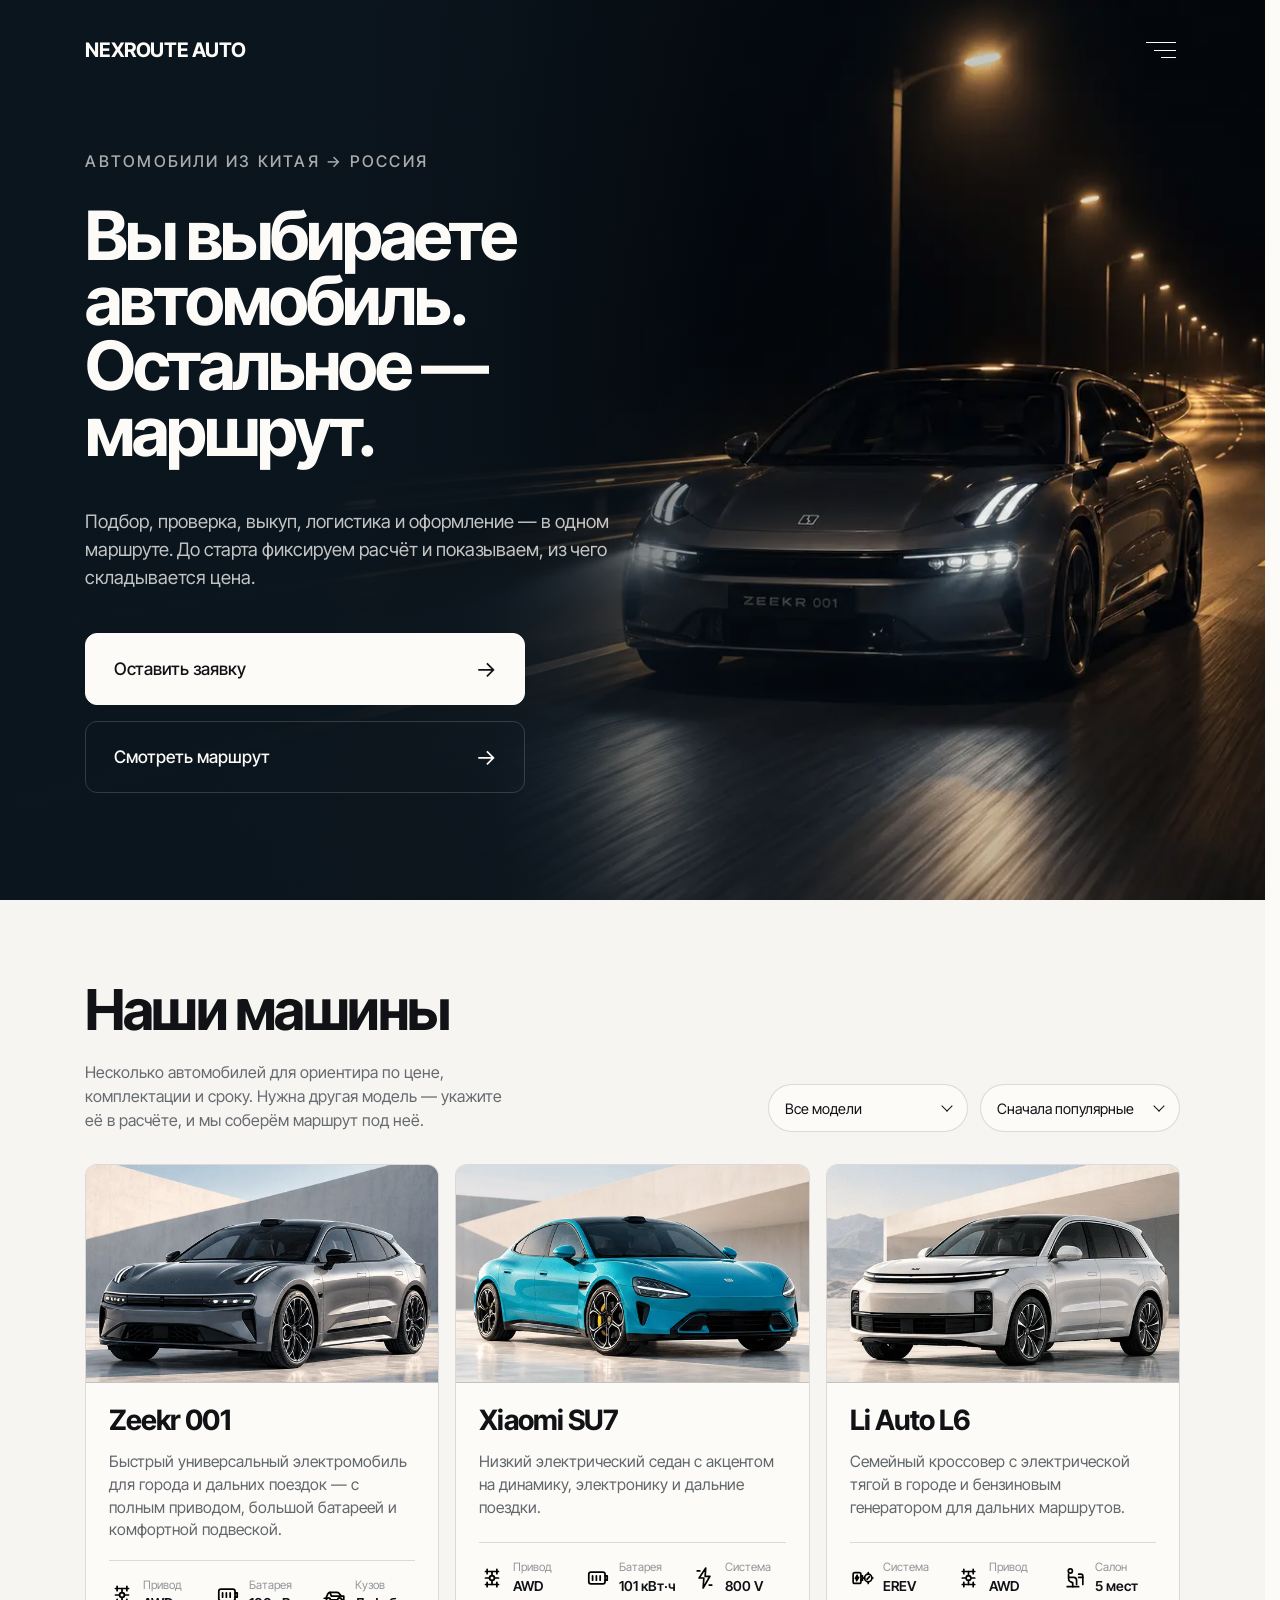
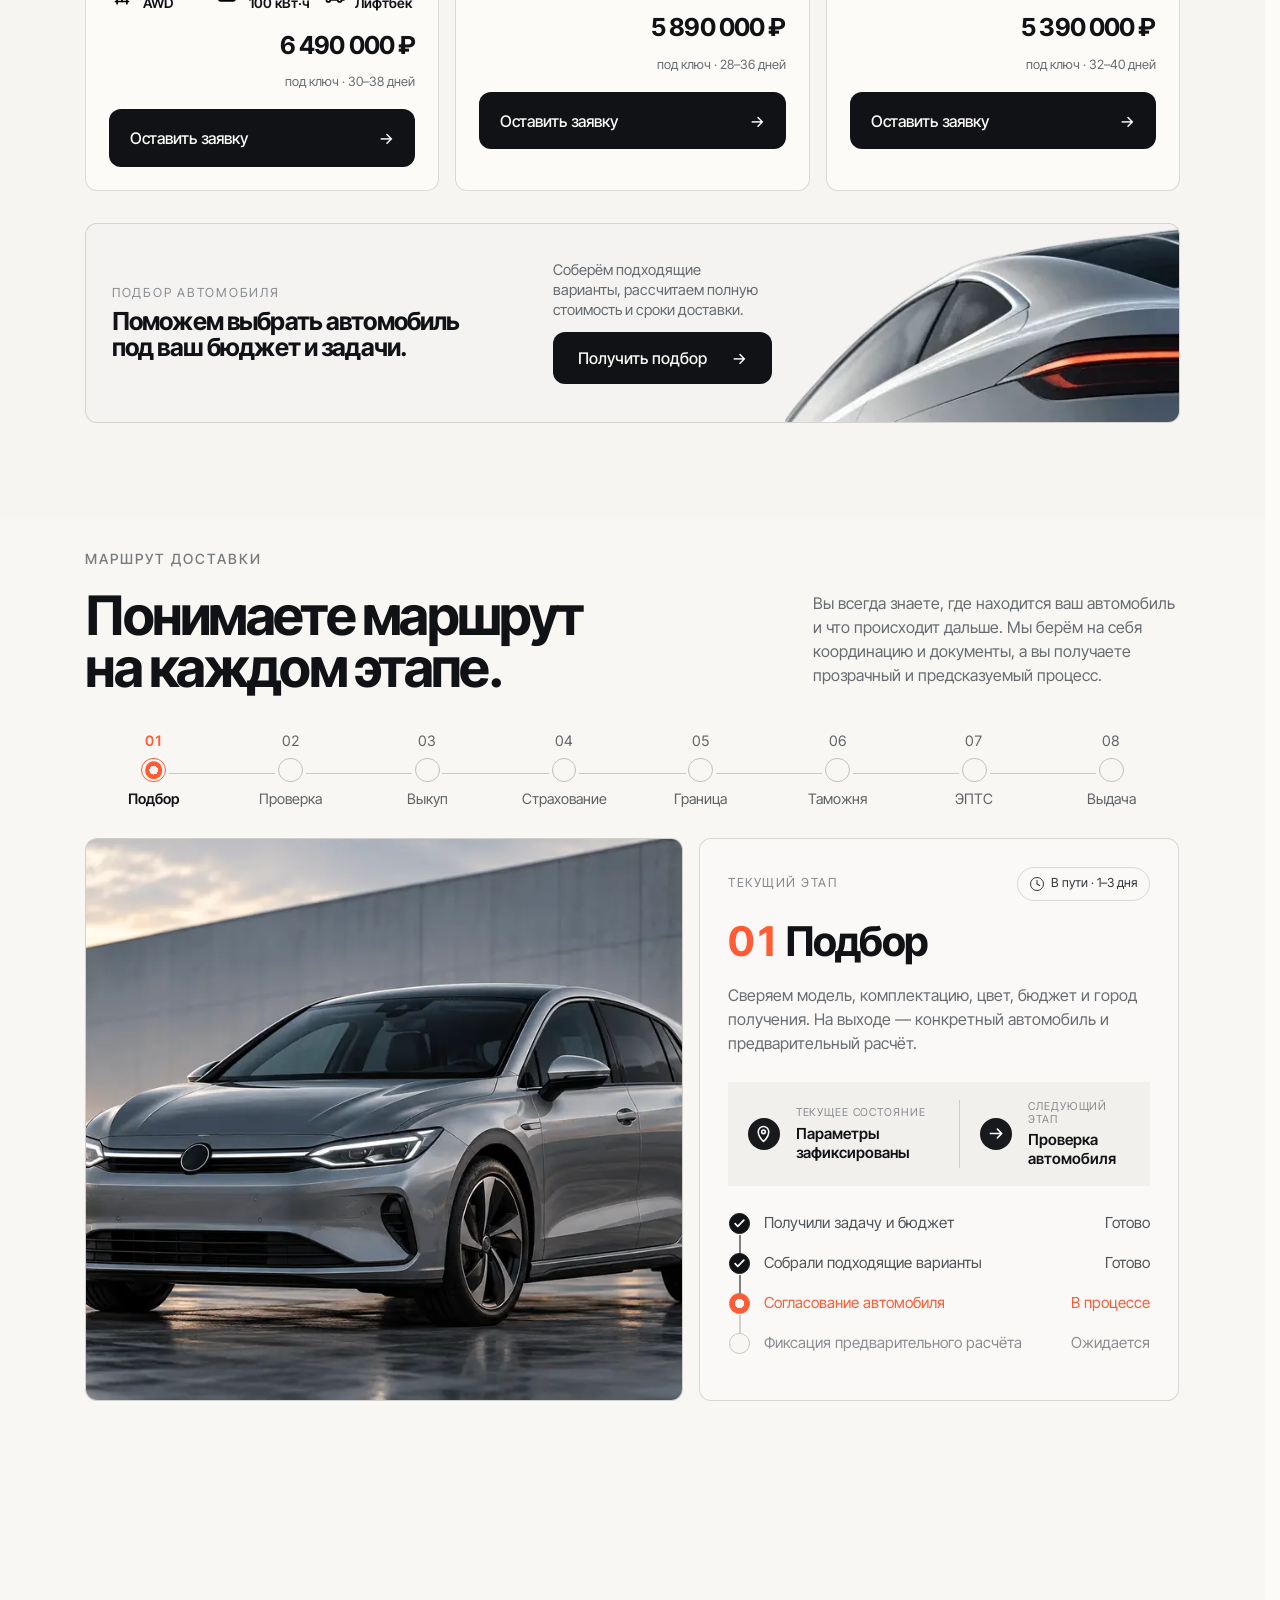
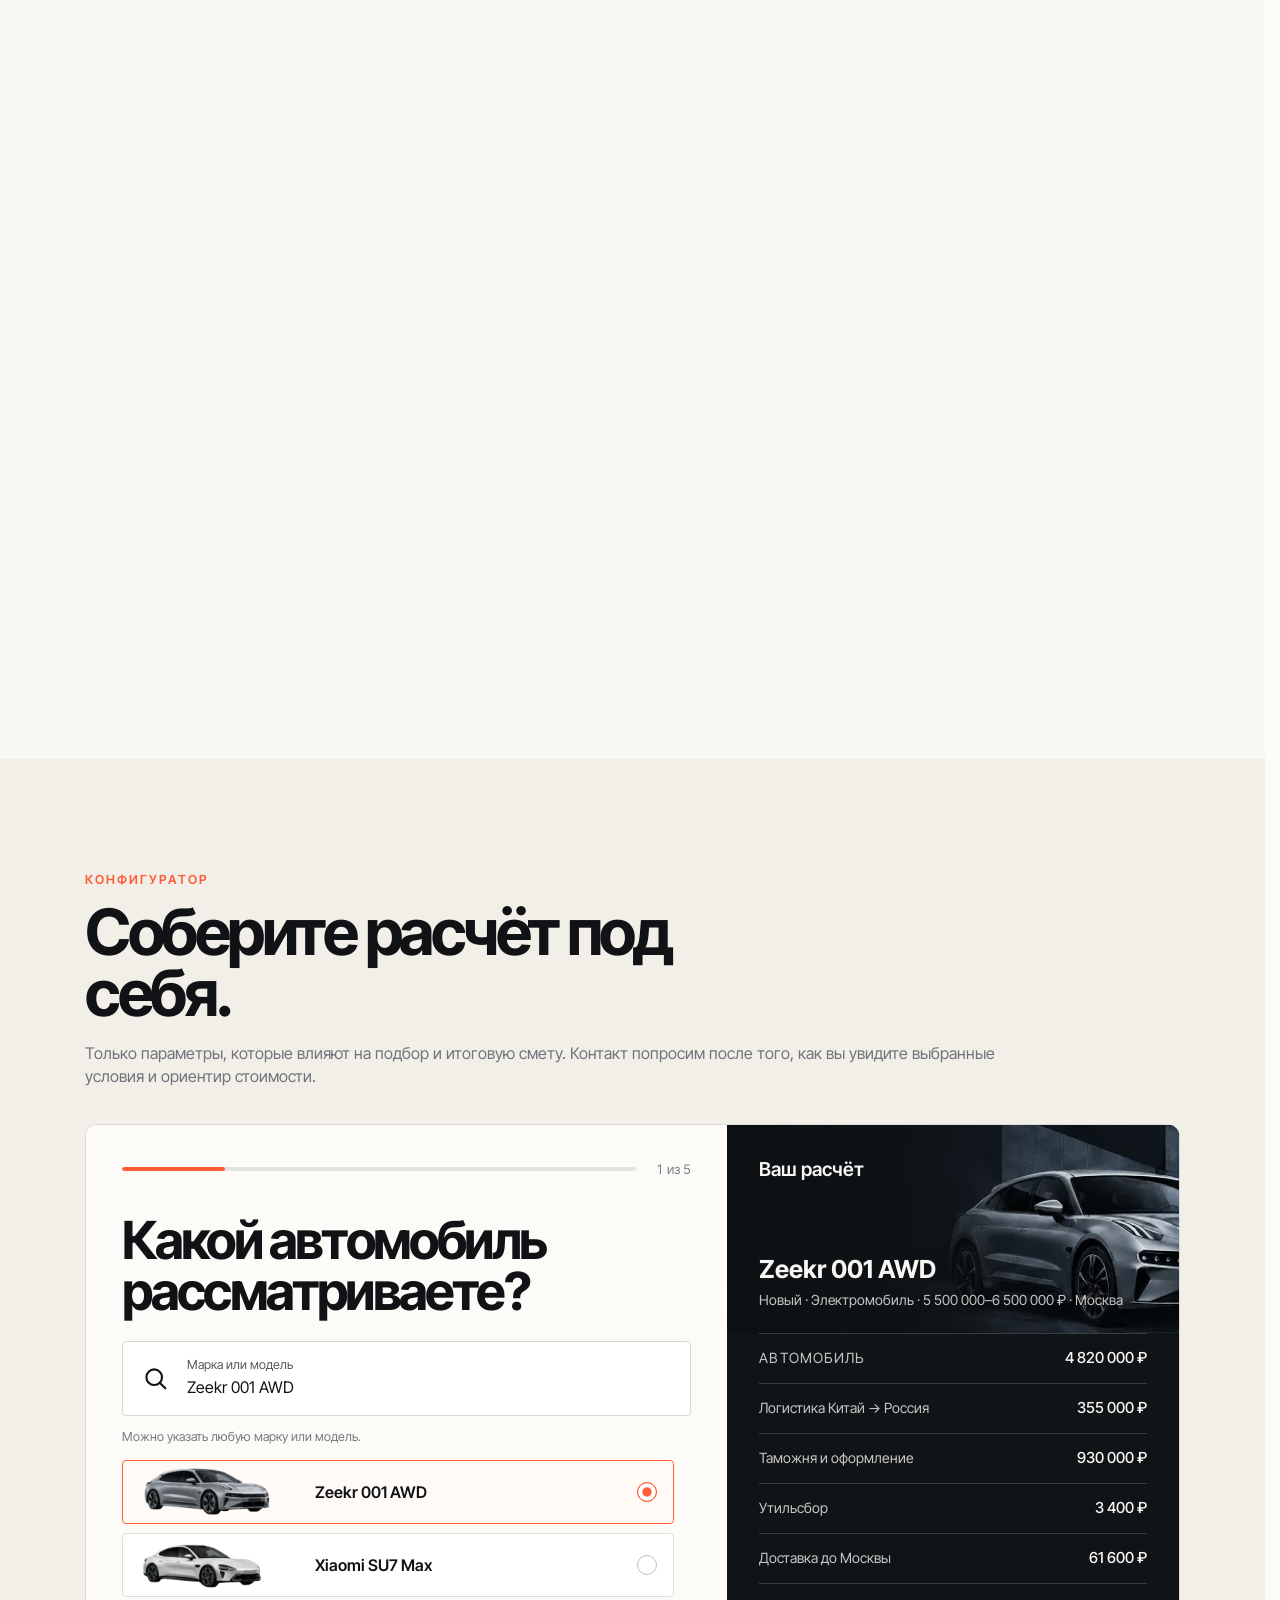
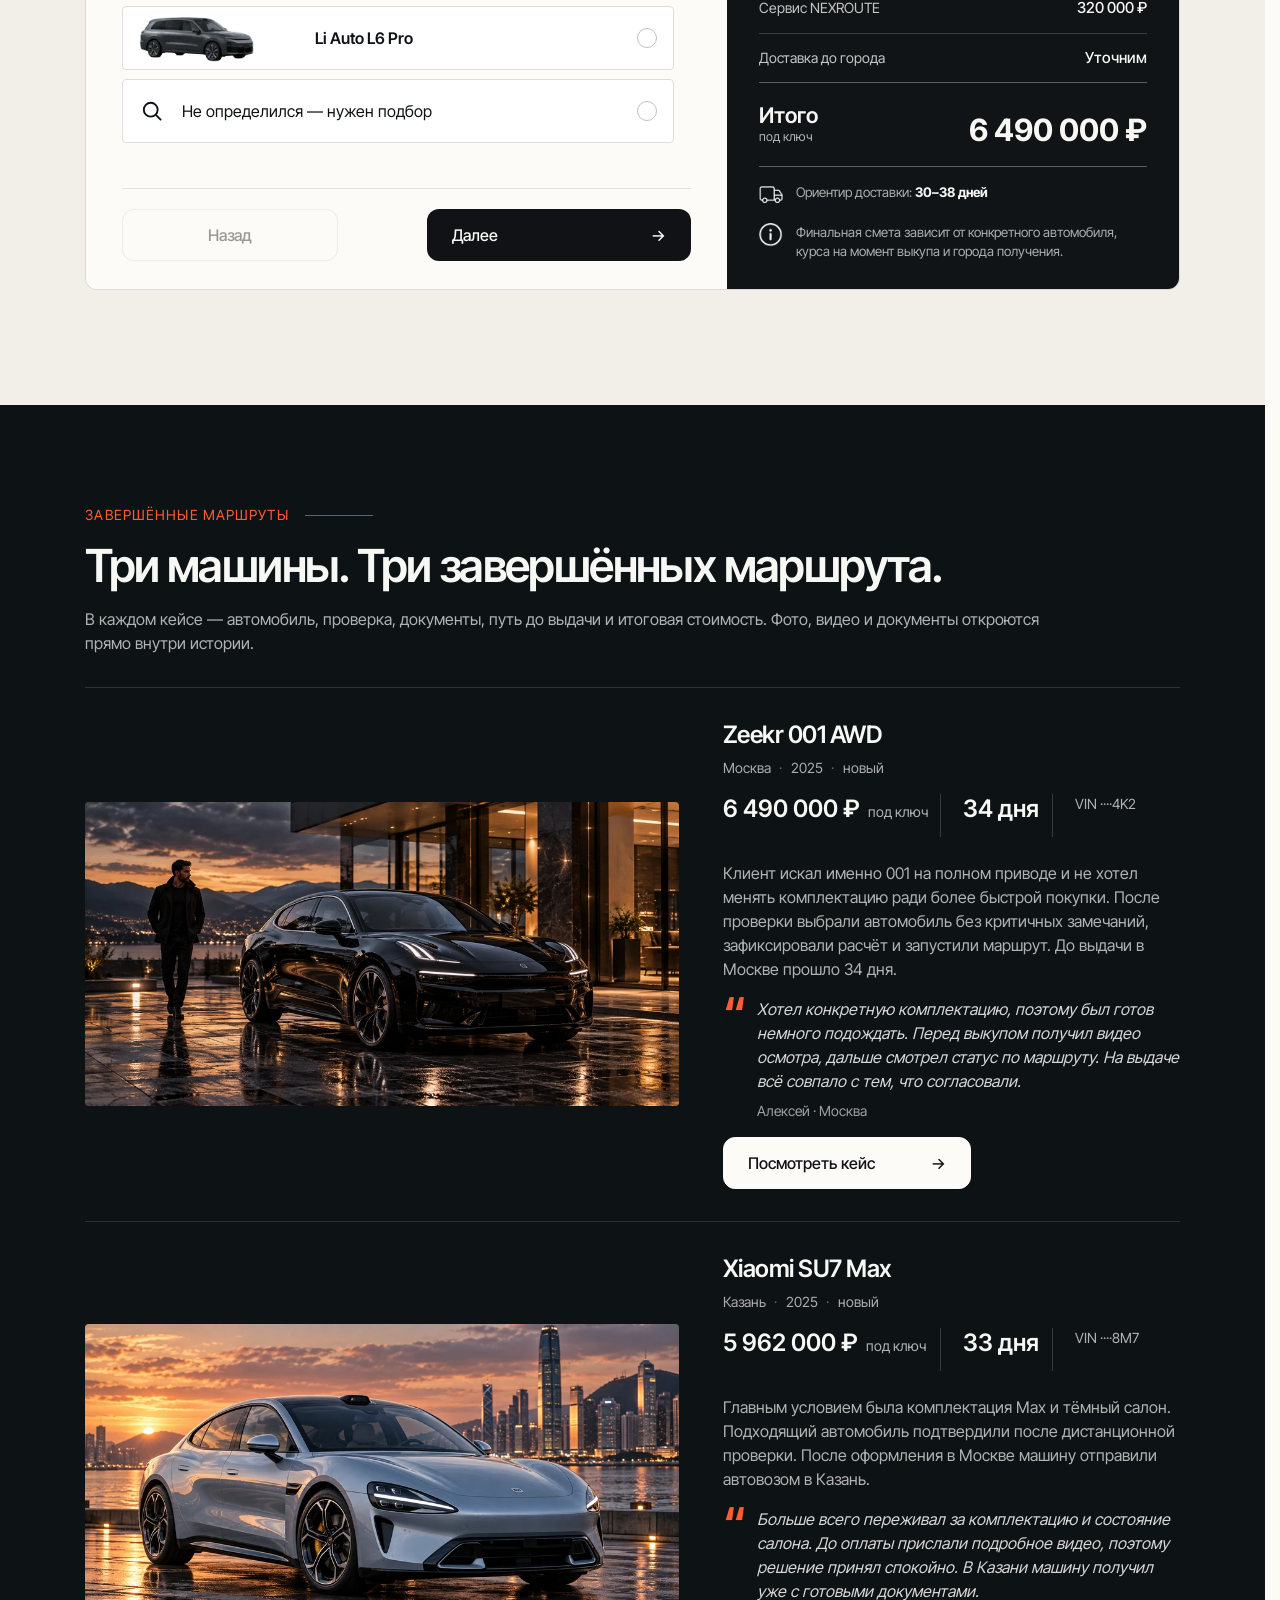
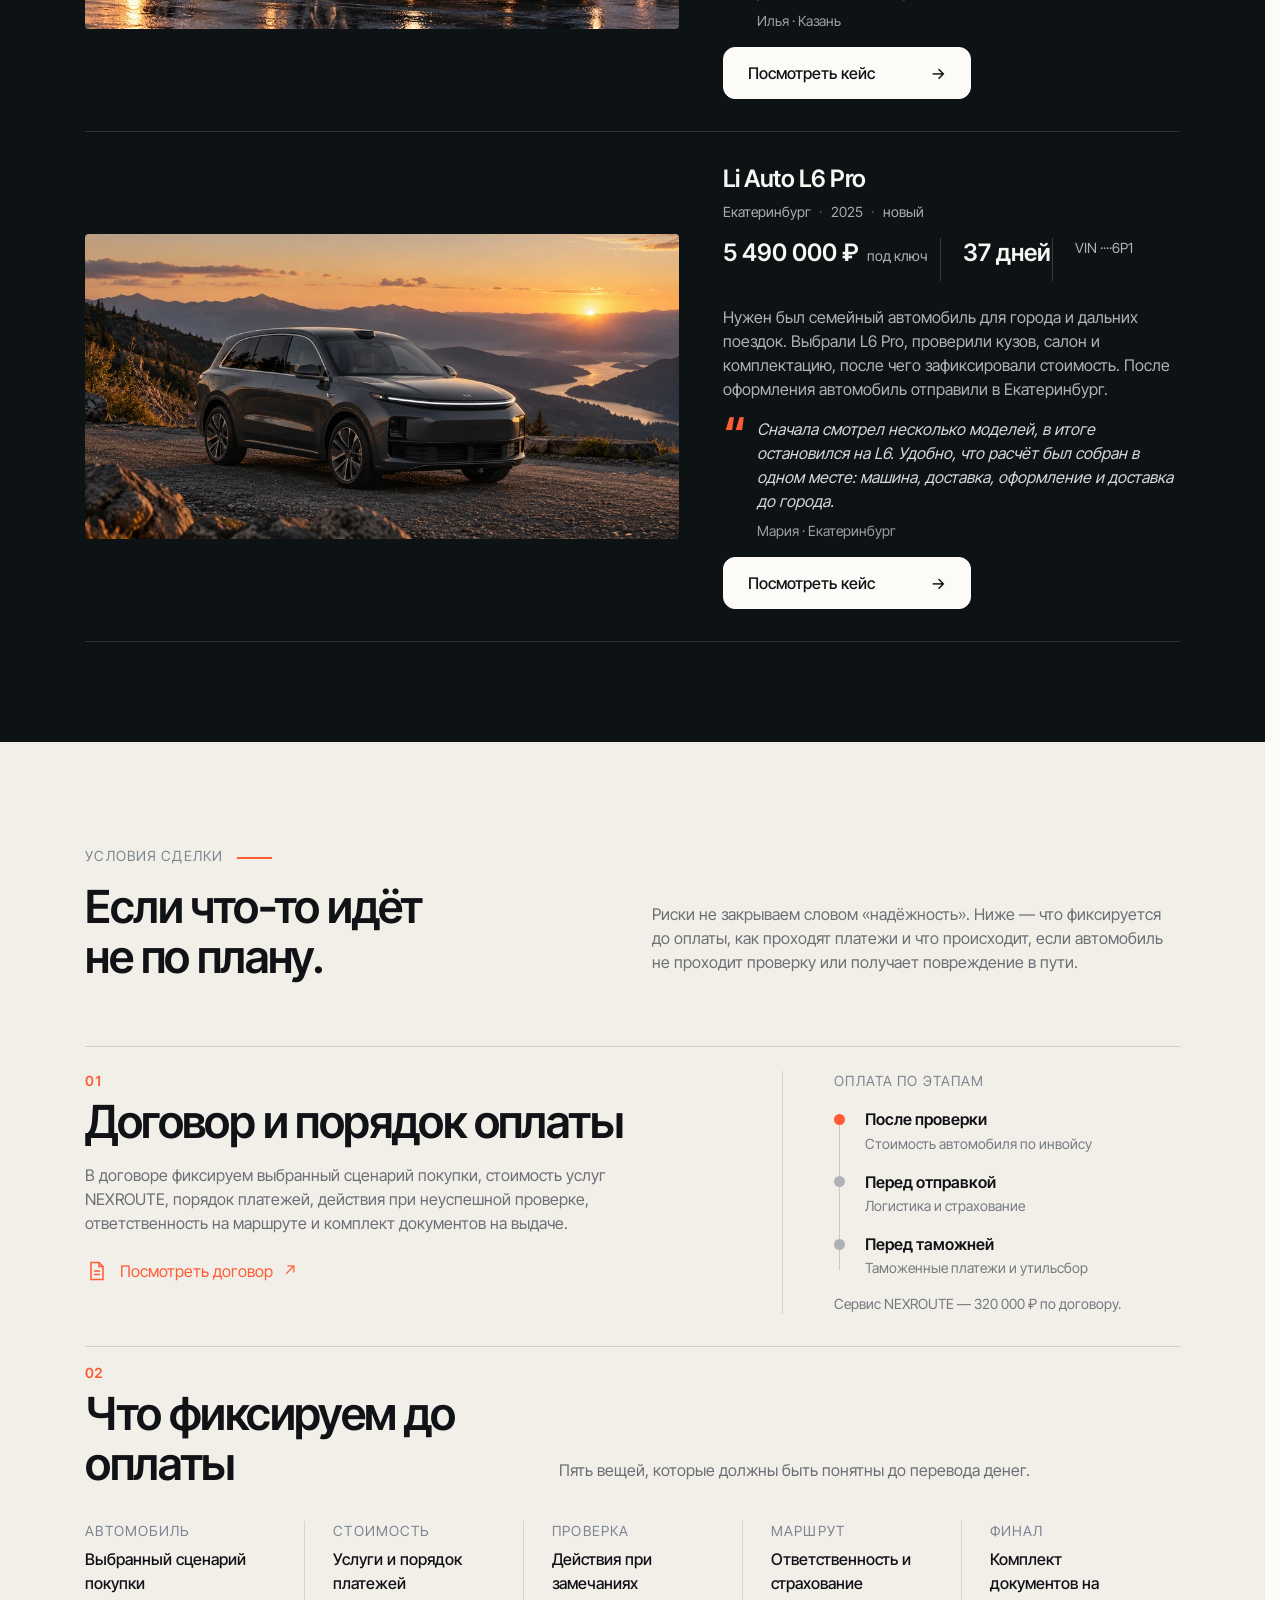
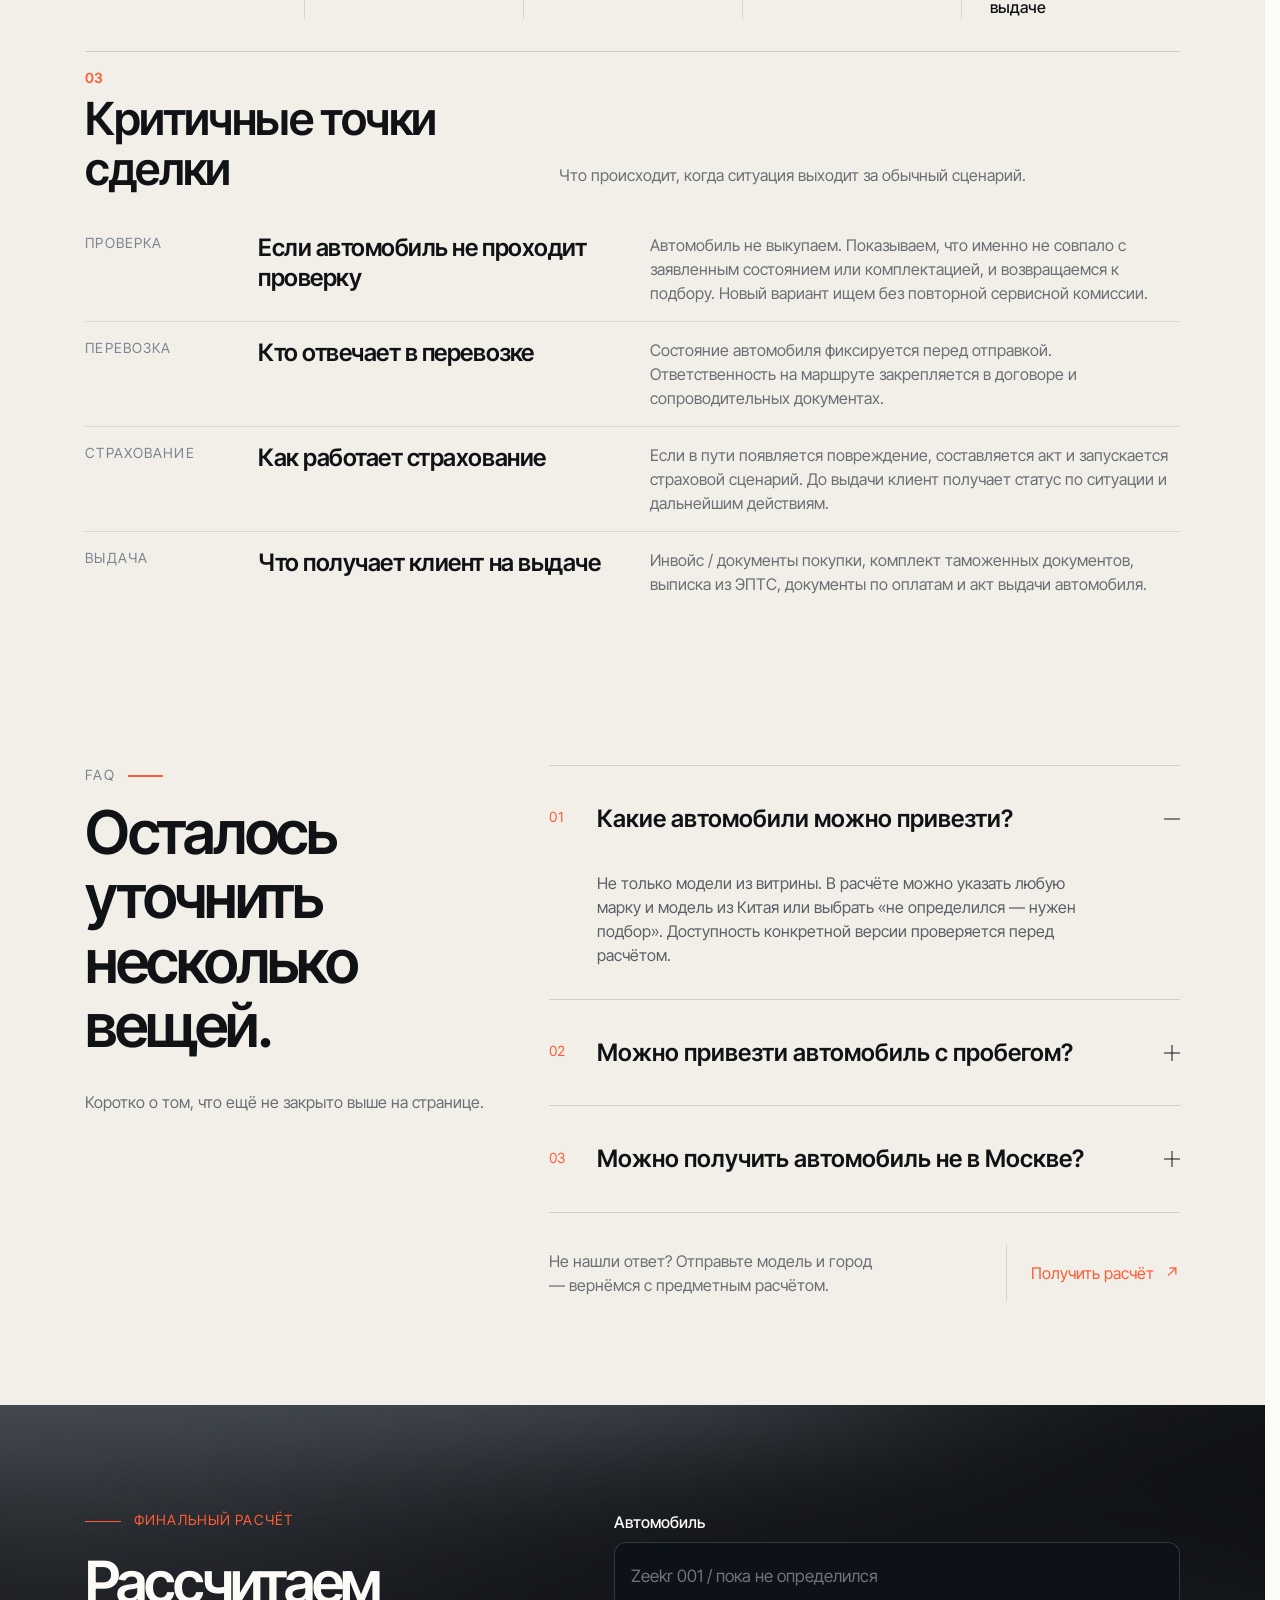
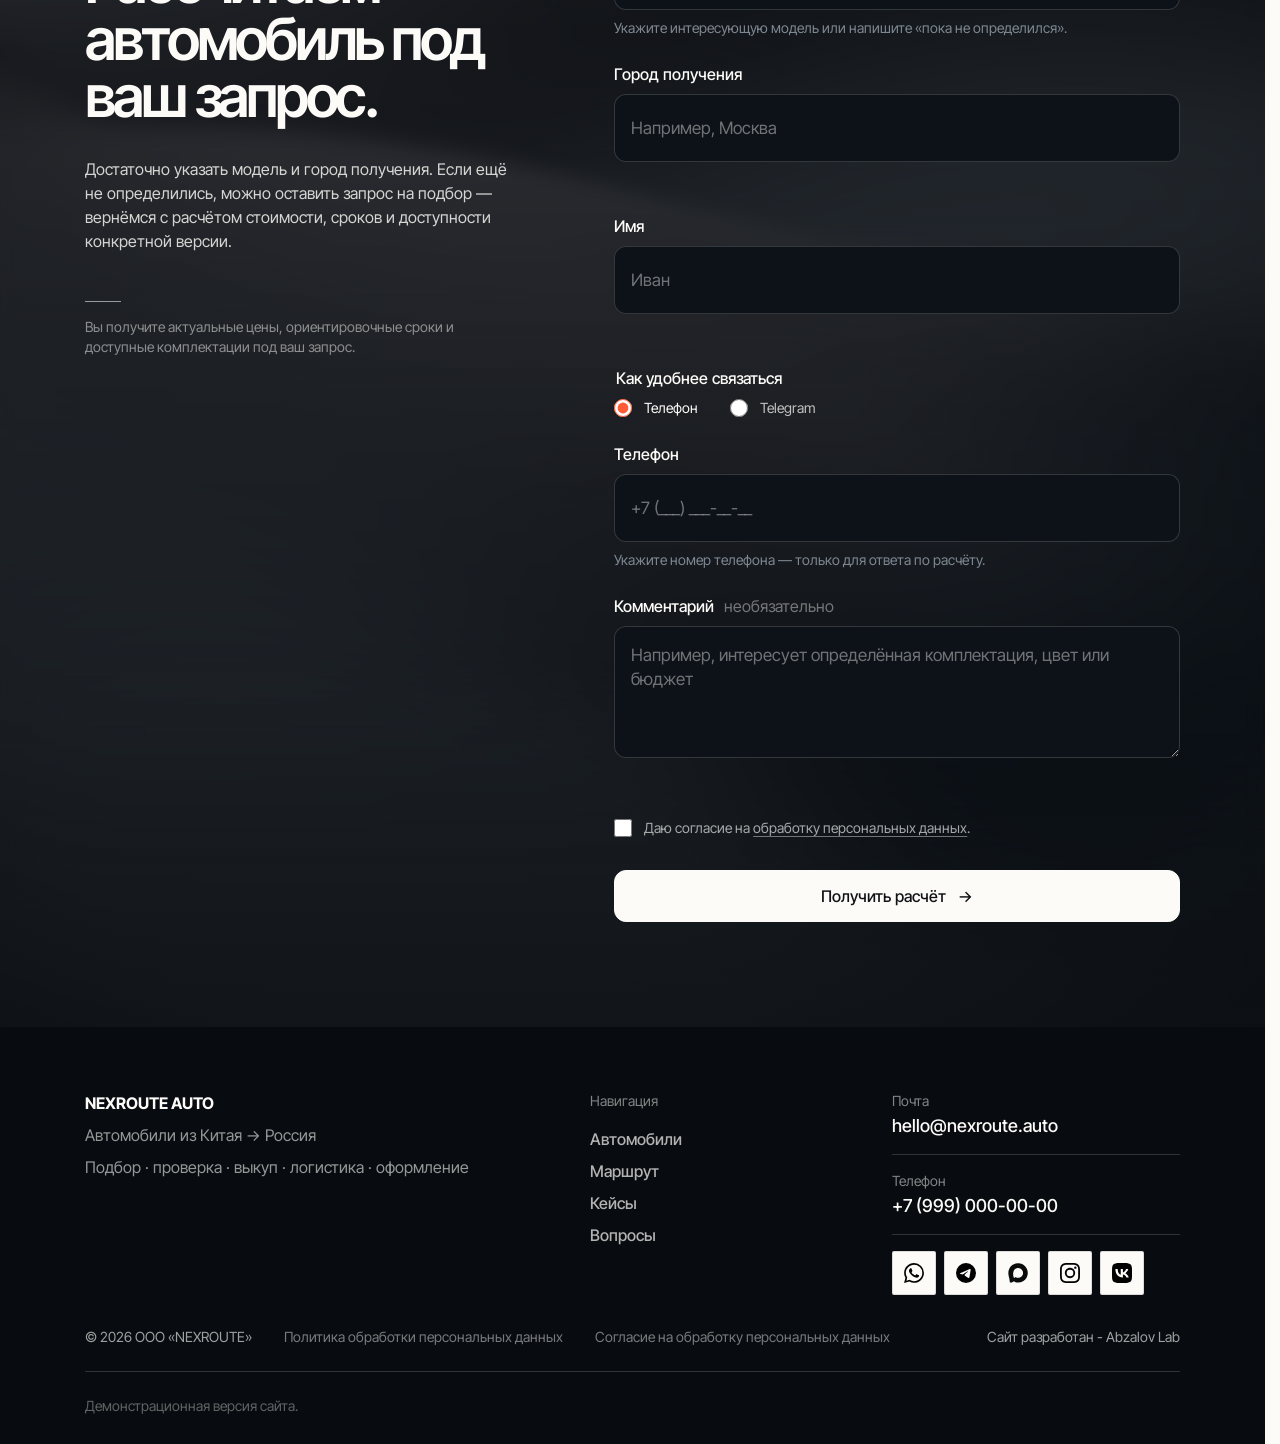
<file: live/index.html>
<!doctype html>
<html lang="ru">
<head>
  <meta charset="utf-8">
  <meta name="viewport" content="width=device-width,initial-scale=1">
  <link rel="icon" href="./favicon.png" type="image/png" sizes="48x48">
  <link rel="icon" href="./favicon.svg" type="image/svg+xml">
  <title>Доставка автомобилей из Китая под ключ — NEXROUTE AUTO</title>
  <meta name="description" content="Подбор, проверка, выкуп, логистика и оформление автомобилей из Китая в Россию. Прозрачный расчёт стоимости и маршрут доставки.">
  <link rel="canonical" href="https://neotwalker.github.io/promo-cars/live/">
  <meta property="og:locale" content="ru_RU">
  <meta property="og:type" content="website">
  <meta property="og:site_name" content="NEXROUTE AUTO">
  <meta property="og:title" content="Доставка автомобилей из Китая под ключ — NEXROUTE AUTO">
  <meta property="og:description" content="Подбор, проверка, выкуп, логистика и оформление автомобилей из Китая в Россию. Прозрачный расчёт стоимости и маршрут доставки.">
  <meta property="og:url" content="https://neotwalker.github.io/promo-cars/live/">
  <meta property="og:image" content="https://neotwalker.github.io/promo-cars/live/assets/hero/hero-poster.webp">
  <meta property="og:image:alt" content="NEXROUTE AUTO — автомобили из Китая">
  <meta name="twitter:card" content="summary_large_image">
  <meta name="twitter:title" content="Доставка автомобилей из Китая под ключ — NEXROUTE AUTO">
  <meta name="twitter:description" content="Подбор, проверка, выкуп, логистика и оформление автомобилей из Китая в Россию. Прозрачный расчёт стоимости и маршрут доставки.">
  <meta name="twitter:image" content="https://neotwalker.github.io/promo-cars/live/assets/hero/hero-poster.webp">
  <script type="application/ld+json">
  {
    "@context": "https://schema.org",
    "@graph": [
      {
        "@type": "WebSite",
        "@id": "https://neotwalker.github.io/promo-cars/live/#website",
        "url": "https://neotwalker.github.io/promo-cars/live/",
        "name": "NEXROUTE AUTO",
        "inLanguage": "ru-RU"
      },
      {
        "@type": "WebPage",
        "@id": "https://neotwalker.github.io/promo-cars/live/#webpage",
        "url": "https://neotwalker.github.io/promo-cars/live/",
        "name": "Доставка автомобилей из Китая под ключ — NEXROUTE AUTO",
        "description": "Подбор, проверка, выкуп, логистика и оформление автомобилей из Китая в Россию. Прозрачный расчёт стоимости и маршрут доставки.",
        "inLanguage": "ru-RU",
        "isPartOf": {
          "@id": "https://neotwalker.github.io/promo-cars/live/#website"
        },
        "primaryImageOfPage": {
          "@type": "ImageObject",
          "url": "https://neotwalker.github.io/promo-cars/live/assets/hero/hero-poster.webp"
        }
      }
    ]
  }
  </script>
  <link rel="preload" href="../ui-kit/assets/fonts/InterTight-Bold.woff2" as="font" type="font/woff2" crossorigin>
  <link rel="preload" href="./assets/hero/hero-poster.webp" as="image" type="image/webp" media="(min-width: 48rem)" fetchpriority="high">
  <link rel="preload" href="./assets/hero/hero-mob.webp" as="image" type="image/webp" media="(max-width: 47.9375rem)" fetchpriority="high">
  <link rel="stylesheet" href="../ui-kit/styles.css">
  <link rel="stylesheet" href="./styles.css">
</head>
<body>
  <a class="skip-link" href="#main-content">Перейти к содержанию</a>
  <header class="site-header site-header--inverse site-header--burger site-header--hero" data-menu>
    <div class="container site-header__inner">
      <a class="site-header__brand" href="#hero" aria-label="NEXROUTE AUTO — на первый экран">NEXROUTE AUTO</a>
      <button class="menu-toggle site-header__menu-toggle" type="button" aria-expanded="false" aria-controls="site-menu" aria-label="Открыть меню" data-menu-toggle>
        <span class="menu-toggle__icon" aria-hidden="true"><i></i><i></i></span>
      </button>
    </div>

    <div class="menu-panel" id="site-menu" data-menu-panel hidden>
      <div class="container menu-panel__inner">
        <div class="menu-panel__layout">
          <nav class="menu-panel__nav" aria-label="Навигация">
            <a href="#hero"><span>01</span>Главная</a>
            <a href="#cars"><span>02</span>Автомобили</a>
            <a href="#journey"><span>03</span>Маршрут</a>
            <a href="#configurator"><span>04</span>Расчёт</a>
            <a href="#proof"><span>05</span>Кейсы</a>
            <a href="#security"><span>06</span>Условия</a>
            <a href="#faq"><span>07</span>FAQ</a>
            <a href="#final-calculation"><span>08</span>Заявка</a>
          </nav>

          <aside class="menu-panel__contact" aria-label="Контакты">
            <p class="menu-panel__eyebrow">Связь</p>
            <div class="menu-panel__contacts contact-list contact-list--inverse">
              <a class="contact-list__link" href="tel:+79990000000"><span class="contact-list__label">Телефон</span><strong>+7 (999) 000-00-00</strong></a>
              <a class="contact-list__link" href="mailto:hello@nexroute.auto"><span class="contact-list__label">Почта</span><strong>hello@nexroute.auto</strong></a>
            </div>
            <div class="menu-panel__meta">
              <span><small>Город</small>Москва</span>
              <span><small>Время работы</small>10:00–20:00</span>
            </div>
            <div class="social-links social-links--inverse" aria-label="Соцсети и мессенджеры">
              <a class="social-links__link" href="https://wa.me/79990000000" target="_blank" rel="noopener noreferrer" aria-label="Перейти в WhatsApp" data-tooltip="Перейти в WhatsApp"><img src="../ui-kit/assets/social/whatsapp.svg" alt="" aria-hidden="true"></a>
              <a class="social-links__link" href="https://t.me/nexroute_auto" target="_blank" rel="noopener noreferrer" aria-label="Перейти в Telegram" data-tooltip="Перейти в Telegram"><img src="../ui-kit/assets/social/telegram.svg" alt="" aria-hidden="true"></a>
              <a class="social-links__link" href="https://max.ru/" target="_blank" rel="noopener noreferrer" aria-label="Перейти в MAX" data-tooltip="Перейти в MAX"><img src="../ui-kit/assets/social/max.svg" alt="" aria-hidden="true"></a>
              <a class="social-links__link" href="https://www.instagram.com/" target="_blank" rel="noopener noreferrer" aria-label="Перейти в Instagram" data-tooltip="Перейти в Instagram"><img src="../ui-kit/assets/social/instagram.svg" alt="" aria-hidden="true"></a>
              <a class="social-links__link" href="https://vk.com/" target="_blank" rel="noopener noreferrer" aria-label="Перейти в VK" data-tooltip="Перейти в VK"><img src="../ui-kit/assets/social/vk.svg" alt="" aria-hidden="true"></a>
            </div>
          </aside>
        </div>

        <div class="menu-panel__footer">
          <span>Китай → Россия</span>
        </div>
      </div>
    </div>
  </header>

  <main id="main-content" tabindex="-1">
    <section class="hero" id="hero">
      <div class="hero__media" aria-hidden="true">
        <video
          class="hero__video"
          muted
          loop
          playsinline
          preload="metadata"
          data-hero-video
          data-src="./assets/hero/hero-loop-template.mp4"
        ></video>
      </div>

      <div class="hero__shade" aria-hidden="true"></div>

      <div class="container hero__inner">
        <div class="hero__copy">
          <p class="hero__eyebrow">Автомобили из Китая → Россия</p>
          <h1 class="hero__title">Вы выбираете<br>автомобиль.<br>Остальное —<br>маршрут.</h1>
          <p class="hero__lead">Подбор, проверка, выкуп, логистика и оформление — в одном маршруте. До старта фиксируем расчёт и показываем, из чего складывается цена.</p>
          <div class="hero__actions" aria-label="Основные действия">
            <button class="button button--primary button--inverse hero__action" type="button" data-modal-open="car-lead-modal">Оставить заявку <span class="hero__action-icon" aria-hidden="true">→</span></button>
            <a class="button button--ghost button--inverse hero__action" href="#journey">Смотреть маршрут <span class="hero__action-icon" aria-hidden="true">→</span></a>
          </div>
        </div>
      </div>
    </section>

    <section class="cars" id="cars" data-cars-catalog>
      <div class="container cars__inner">
        <header class="cars__header">
          <div class="cars__intro">
            <h2 class="cars__title">Наши машины</h2>
            <p class="cars__lead">Несколько автомобилей для ориентира по цене, комплектации и сроку. Нужна другая модель — укажите её в расчёте, и мы соберём маршрут под неё.</p>
          </div>

          <div class="cars__controls">
            <div class="cars__filter-select" data-car-filter-select>
              <button class="cars__filter-trigger" type="button" aria-haspopup="listbox" aria-expanded="false" aria-controls="cars-filter-options" data-car-filter-trigger>
                <span data-car-filter-label>Все модели</span>
                <span class="cars__filter-chevron" aria-hidden="true"></span>
              </button>
              <div class="cars__filter-menu" id="cars-filter-options" role="listbox" aria-label="Фильтр автомобилей" data-car-filter-menu hidden>
                <button class="cars__filter-option cars__filter-option--active" type="button" role="option" aria-selected="true" data-car-filter="all">Все модели</button>
                <button class="cars__filter-option" type="button" role="option" aria-selected="false" data-car-filter="electric">Электромобили</button>
                <button class="cars__filter-option" type="button" role="option" aria-selected="false" data-car-filter="hybrid">Гибриды</button>
                <button class="cars__filter-option" type="button" role="option" aria-selected="false" data-car-filter="suv">SUV</button>
                <button class="cars__filter-option" type="button" role="option" aria-selected="false" data-car-filter="sedan">Седаны</button>
              </div>
            </div>

            <div class="cars__sort" data-car-sort>
              <button class="cars__sort-trigger" type="button" aria-haspopup="listbox" aria-expanded="false" aria-controls="cars-sort-options" data-car-sort-trigger>
                <span data-car-sort-label>Сначала популярные</span>
                <span class="cars__sort-chevron" aria-hidden="true"></span>
              </button>
              <div class="cars__sort-menu" id="cars-sort-options" role="listbox" aria-label="Сортировка автомобилей" data-car-sort-menu hidden>
                <button class="cars__sort-option cars__sort-option--active" type="button" role="option" aria-selected="true" data-car-sort-option="popular">Сначала популярные</button>
                <button class="cars__sort-option" type="button" role="option" aria-selected="false" data-car-sort-option="price-asc">Сначала дешевле</button>
                <button class="cars__sort-option" type="button" role="option" aria-selected="false" data-car-sort-option="price-desc">Сначала дороже</button>
                <button class="cars__sort-option" type="button" role="option" aria-selected="false" data-car-sort-option="delivery">По сроку доставки</button>
              </div>
            </div>
          </div>
        </header>

        <div class="cars__grid" data-car-grid>
          <article class="car-card car-card--catalog" data-car-card data-category="electric liftback" data-price="6490000" data-delivery="30" data-order="1">
            <div class="car-card__media"><img src="./assets/hero/cars/zeekr-001.webp" alt="Zeekr 001" loading="lazy" decoding="async"></div>
            <div class="car-card__content">
              <div class="car-card__heading">
                <div>
                  <h3 class="car-card__title">Zeekr 001</h3>
                </div>
              </div>

              <p class="car-card__description">Быстрый универсальный электромобиль для города и дальних поездок — с полным приводом, большой батареей и комфортной подвеской.</p>

              <dl class="car-card__specs">
                <div class="car-card__spec"><span class="car-card__spec-icon" aria-hidden="true"><img src="./assets/icons/specs/drivetrain.svg" alt=""></span><div><dt>Привод</dt><dd>AWD</dd></div></div>
                <div class="car-card__spec"><span class="car-card__spec-icon" aria-hidden="true"><img src="./assets/icons/specs/battery.svg" alt=""></span><div><dt>Батарея</dt><dd>100 кВт·ч</dd></div></div>
                <div class="car-card__spec"><span class="car-card__spec-icon" aria-hidden="true"><img src="./assets/icons/specs/body.svg" alt=""></span><div><dt>Кузов</dt><dd>Лифтбек</dd></div></div>
              </dl>

              <div class="car-card__price">
                <strong>6 490 000 ₽</strong>
                <span>под ключ · 30–38 дней</span>
              </div>

              <button class="button button--primary car-card__cta" type="button" data-modal-open="car-lead-modal" data-car-request-model="Zeekr 001 AWD">Оставить заявку <span aria-hidden="true">→</span></button>
            </div>
          </article>

          <article class="car-card car-card--catalog" data-car-card data-category="electric sedan" data-price="5890000" data-delivery="28" data-order="2">
            <div class="car-card__media"><img src="./assets/hero/cars/xiaomi-su7.webp" alt="Xiaomi SU7" loading="lazy" decoding="async"></div>
            <div class="car-card__content">
              <div class="car-card__heading">
                <div>
                  <h3 class="car-card__title">Xiaomi SU7</h3>
                </div>
              </div>

              <p class="car-card__description">Низкий электрический седан с акцентом на динамику, электронику и дальние поездки.</p>

              <dl class="car-card__specs">
                <div class="car-card__spec"><span class="car-card__spec-icon" aria-hidden="true"><img src="./assets/icons/specs/drivetrain.svg" alt=""></span><div><dt>Привод</dt><dd>AWD</dd></div></div>
                <div class="car-card__spec"><span class="car-card__spec-icon" aria-hidden="true"><img src="./assets/icons/specs/battery.svg" alt=""></span><div><dt>Батарея</dt><dd>101 кВт·ч</dd></div></div>
                <div class="car-card__spec"><span class="car-card__spec-icon" aria-hidden="true"><img src="./assets/icons/specs/voltage.svg" alt=""></span><div><dt>Система</dt><dd>800 V</dd></div></div>
              </dl>

              <div class="car-card__price">
                <strong>5 890 000 ₽</strong>
                <span>под ключ · 28–36 дней</span>
              </div>

              <button class="button button--primary car-card__cta" type="button" data-modal-open="car-lead-modal" data-car-request-model="Xiaomi SU7 Max">Оставить заявку <span aria-hidden="true">→</span></button>
            </div>
          </article>

          <article class="car-card car-card--catalog" data-car-card data-category="hybrid suv" data-price="5390000" data-delivery="32" data-order="3">
            <div class="car-card__media"><img src="./assets/hero/cars/li-auto-l6.webp" alt="Li Auto L6" loading="lazy" decoding="async"></div>
            <div class="car-card__content">
              <div class="car-card__heading">
                <div>
                  <h3 class="car-card__title">Li Auto L6</h3>
                </div>
              </div>

              <p class="car-card__description">Семейный кроссовер с электрической тягой в городе и бензиновым генератором для дальних маршрутов.</p>

              <dl class="car-card__specs">
                <div class="car-card__spec"><span class="car-card__spec-icon" aria-hidden="true"><img src="./assets/icons/specs/erev.svg" alt=""></span><div><dt>Система</dt><dd>EREV</dd></div></div>
                <div class="car-card__spec"><span class="car-card__spec-icon" aria-hidden="true"><img src="./assets/icons/specs/drivetrain.svg" alt=""></span><div><dt>Привод</dt><dd>AWD</dd></div></div>
                <div class="car-card__spec"><span class="car-card__spec-icon" aria-hidden="true"><img src="./assets/icons/specs/seats.svg" alt=""></span><div><dt>Салон</dt><dd>5 мест</dd></div></div>
              </dl>

              <div class="car-card__price">
                <strong>5 390 000 ₽</strong>
                <span>под ключ · 32–40 дней</span>
              </div>

              <button class="button button--primary car-card__cta" type="button" data-modal-open="car-lead-modal" data-car-request-model="Li Auto L6 Pro">Оставить заявку <span aria-hidden="true">→</span></button>
            </div>
          </article>
        </div>

        <aside class="cars-pick" aria-label="Подбор автомобиля">
          <div class="cars-pick__copy">
            <p class="cars-pick__eyebrow">Подбор автомобиля</p>
            <h3>Поможем выбрать автомобиль под ваш бюджет и задачи.</h3>
          </div>
          <div class="cars-pick__action">
            <p>Соберём подходящие варианты, рассчитаем полную стоимость и сроки доставки.</p>
            <button class="button button--primary cars-pick__button" type="button" data-config-pick>Получить подбор <span aria-hidden="true">→</span></button>
          </div>
          <div class="cars-pick__media" aria-hidden="true"><img src="./assets/hero/cars/cta-cars-tiny.webp" alt="" loading="lazy" decoding="async"></div>
        </aside>
      </div>
    </section>

    <section class="journey" id="journey" data-journey>
      <div class="journey__sticky" data-journey-sticky>
        <div class="container journey__inner">
          <div class="journey__intro">
            <header class="journey__header">
            <div class="journey__heading">
              <p class="journey__eyebrow">Маршрут доставки</p>
              <h2 class="journey__title">Понимаете маршрут<br>на каждом этапе.</h2>
            </div>
            <p class="journey__lead">Вы всегда знаете, где находится ваш автомобиль и что происходит дальше. Мы берём на себя координацию и документы, а вы получаете прозрачный и предсказуемый процесс.</p>
          </header>

          <ol class="journey__stages">
            <li class="journey__stage-item journey__stage-item--active" data-journey-item>
              <button class="journey__stage" type="button" data-journey-step="0" aria-current="step">
                <span class="journey__stage-index">01</span><i class="journey__stage-dot" aria-hidden="true"></i><b>Подбор</b>
              </button>
            </li>
            <li class="journey__stage-item" data-journey-item>
              <button class="journey__stage" type="button" data-journey-step="1">
                <span class="journey__stage-index">02</span><i class="journey__stage-dot" aria-hidden="true"></i><b>Проверка</b>
              </button>
            </li>
            <li class="journey__stage-item" data-journey-item>
              <button class="journey__stage" type="button" data-journey-step="2">
                <span class="journey__stage-index">03</span><i class="journey__stage-dot" aria-hidden="true"></i><b>Выкуп</b>
              </button>
            </li>
            <li class="journey__stage-item" data-journey-item>
              <button class="journey__stage" type="button" data-journey-step="3">
                <span class="journey__stage-index">04</span><i class="journey__stage-dot" aria-hidden="true"></i><b>Страхование</b>
              </button>
            </li>
            <li class="journey__stage-item" data-journey-item>
              <button class="journey__stage" type="button" data-journey-step="4">
                <span class="journey__stage-index">05</span><i class="journey__stage-dot" aria-hidden="true"></i><b>Граница</b>
              </button>
            </li>
            <li class="journey__stage-item" data-journey-item>
              <button class="journey__stage" type="button" data-journey-step="5">
                <span class="journey__stage-index">06</span><i class="journey__stage-dot" aria-hidden="true"></i><b>Таможня</b>
              </button>
            </li>
            <li class="journey__stage-item" data-journey-item>
              <button class="journey__stage" type="button" data-journey-step="6">
                <span class="journey__stage-index">07</span><i class="journey__stage-dot" aria-hidden="true"></i><b>ЭПТС</b>
              </button>
            </li>
            <li class="journey__stage-item" data-journey-item>
              <button class="journey__stage" type="button" data-journey-step="7">
                <span class="journey__stage-index">08</span><i class="journey__stage-dot" aria-hidden="true"></i><b>Выдача</b>
              </button>
            </li>
          </ol>
          </div>

          <div class="journey__scroll-shell" data-journey-shell>
            <div class="journey__scene" data-journey-scene>
              <div class="journey__mobile-progress" data-journey-mobile-progress role="progressbar" aria-label="Этап маршрута" aria-valuemin="1" aria-valuemax="8" aria-valuenow="1">
            <div class="journey__mobile-progress-copy">
              <span><b data-journey-mobile-index>01</b> / 08</span>
              <strong data-journey-mobile-title>Подбор</strong>
              <span data-journey-mobile-next>Далее: Проверка</span>
            </div>
            <div class="journey__mobile-progress-bar" aria-hidden="true"><span></span></div>
          </div>

              <div class="journey__viewport">
            <div class="journey__track" data-journey-track>
              <article class="journey__panel journey__panel--active" data-journey-panel aria-labelledby="journey-panel-01-title">
                <div class="journey__workspace">
                  <div class="journey__visual"><img data-src="./assets/img/journey/journey-1.webp" alt="Автомобиль для этапа подбора" decoding="async"></div>
                  <div class="journey__detail-card">
                    <div class="journey__detail-topline"><span>Текущий этап</span><span class="journey__eta"><i class="journey__eta-icon" aria-hidden="true"></i>В пути · 1–3 дня</span></div>
                    <h3 class="journey__detail-title" id="journey-panel-01-title"><span>01</span> Подбор</h3>
                    <p class="journey__detail-lead">Сверяем модель, комплектацию, цвет, бюджет и город получения. На выходе — конкретный автомобиль и предварительный расчёт.</p>
                    <div class="journey__route-meta"><div><span class="journey__route-icon" aria-hidden="true"><img src="./assets/icons/journey/location.svg" alt=""></span><span>Текущее состояние</span><strong>Параметры зафиксированы</strong></div><div><span class="journey__route-icon" aria-hidden="true"><img src="./assets/icons/journey/arrow-right.svg" alt=""></span><span>Следующий этап</span><strong>Проверка автомобиля</strong></div></div>
                    <ol class="journey__timeline">
                      <li class="is-complete"><img class="journey__timeline-check" src="./assets/icons/journey/check.svg" alt="" aria-hidden="true"><span>Получили задачу и бюджет</span><b>Готово</b></li>
                      <li class="is-complete"><img class="journey__timeline-check" src="./assets/icons/journey/check.svg" alt="" aria-hidden="true"><span>Собрали подходящие варианты</span><b>Готово</b></li>
                      <li class="is-active"><span>Согласование автомобиля</span><b>В процессе</b></li>
                      <li><span>Фиксация предварительного расчёта</span><b>Ожидается</b></li>
                    </ol>
                  </div>
                </div>
              </article>

              <article class="journey__panel" data-journey-panel aria-labelledby="journey-panel-02-title">
                <div class="journey__workspace">
                  <div class="journey__visual"><img data-src="./assets/img/journey/journey-2.webp" alt="Проверка автомобиля перед выкупом" decoding="async"></div>
                  <div class="journey__detail-card">
                    <div class="journey__detail-topline"><span>Текущий этап</span><span class="journey__eta"><i class="journey__eta-icon" aria-hidden="true"></i>В пути · 1–2 дня</span></div>
                    <h3 class="journey__detail-title" id="journey-panel-02-title"><span>02</span> Проверка</h3>
                    <p class="journey__detail-lead">Запрашиваем фото и видео, сверяем VIN, комплектацию и состояние. При критичных расхождениях возвращаемся к подбору.</p>
                    <div class="journey__route-meta"><div><span class="journey__route-icon" aria-hidden="true"><img src="./assets/icons/journey/location.svg" alt=""></span><span>Текущее состояние</span><strong>Автомобиль найден</strong></div><div><span class="journey__route-icon" aria-hidden="true"><img src="./assets/icons/journey/arrow-right.svg" alt=""></span><span>Следующий этап</span><strong>Выкуп</strong></div></div>
                    <ol class="journey__timeline">
                      <li class="is-complete"><img class="journey__timeline-check" src="./assets/icons/journey/check.svg" alt="" aria-hidden="true"><span>Получены фото и видео</span><b>Готово</b></li>
                      <li class="is-complete"><img class="journey__timeline-check" src="./assets/icons/journey/check.svg" alt="" aria-hidden="true"><span>VIN и комплектация сверены</span><b>Готово</b></li>
                      <li class="is-active"><span>Проверка состояния автомобиля</span><b>В процессе</b></li>
                      <li><span>Финальное подтверждение</span><b>Ожидается</b></li>
                    </ol>
                  </div>
                </div>
              </article>

              <article class="journey__panel" data-journey-panel aria-labelledby="journey-panel-03-title">
                <div class="journey__workspace">
                  <div class="journey__visual"><img data-src="./assets/img/journey/journey-3.webp" alt="Оформление сделки и выкуп автомобиля" decoding="async"></div>
                  <div class="journey__detail-card">
                    <div class="journey__detail-topline"><span>Текущий этап</span><span class="journey__eta"><i class="journey__eta-icon" aria-hidden="true"></i>В пути · 1–2 дня</span></div>
                    <h3 class="journey__detail-title" id="journey-panel-03-title"><span>03</span> Выкуп</h3>
                    <p class="journey__detail-lead">После согласования фиксируем автомобиль и проводим оплату по согласованной схеме.</p>
                    <div class="journey__route-meta"><div><span class="journey__route-icon" aria-hidden="true"><img src="./assets/icons/journey/location.svg" alt=""></span><span>Текущее состояние</span><strong>Инвойс согласован</strong></div><div><span class="journey__route-icon" aria-hidden="true"><img src="./assets/icons/journey/arrow-right.svg" alt=""></span><span>Следующий этап</span><strong>Страхование</strong></div></div>
                    <ol class="journey__timeline">
                      <li class="is-complete"><img class="journey__timeline-check" src="./assets/icons/journey/check.svg" alt="" aria-hidden="true"><span>Условия сделки подтверждены</span><b>Готово</b></li>
                      <li class="is-complete"><img class="journey__timeline-check" src="./assets/icons/journey/check.svg" alt="" aria-hidden="true"><span>Инвойс получен</span><b>Готово</b></li>
                      <li class="is-active"><span>Проведение оплаты</span><b>В процессе</b></li>
                      <li><span>Закрепление автомобиля</span><b>Ожидается</b></li>
                    </ol>
                  </div>
                </div>
              </article>

              <article class="journey__panel" data-journey-panel aria-labelledby="journey-panel-04-title">
                <div class="journey__workspace">
                  <div class="journey__visual"><img data-src="./assets/img/journey/journey-4.webp" alt="Документы страхования перевозки" decoding="async"></div>
                  <div class="journey__detail-card">
                    <div class="journey__detail-topline"><span>Текущий этап</span><span class="journey__eta"><i class="journey__eta-icon" aria-hidden="true"></i>В пути · до 1 дня</span></div>
                    <h3 class="journey__detail-title" id="journey-panel-04-title"><span>04</span> Страхование</h3>
                    <p class="journey__detail-lead">Перед отправкой оформляем страхование перевозки и фиксируем состояние автомобиля.</p>
                    <div class="journey__route-meta"><div><span class="journey__route-icon" aria-hidden="true"><img src="./assets/icons/journey/location.svg" alt=""></span><span>Текущее состояние</span><strong>Состояние зафиксировано</strong></div><div><span class="journey__route-icon" aria-hidden="true"><img src="./assets/icons/journey/arrow-right.svg" alt=""></span><span>Следующий этап</span><strong>Граница</strong></div></div>
                    <ol class="journey__timeline">
                      <li class="is-complete"><img class="journey__timeline-check" src="./assets/icons/journey/check.svg" alt="" aria-hidden="true"><span>Фотофиксация перед отправкой</span><b>Готово</b></li>
                      <li class="is-complete"><img class="journey__timeline-check" src="./assets/icons/journey/check.svg" alt="" aria-hidden="true"><span>Данные автомобиля сверены</span><b>Готово</b></li>
                      <li class="is-active"><span>Оформление страхования</span><b>В процессе</b></li>
                      <li><span>Передача в логистику</span><b>Ожидается</b></li>
                    </ol>
                  </div>
                </div>
              </article>

              <article class="journey__panel" data-journey-panel aria-labelledby="journey-panel-05-title">
                <div class="journey__workspace">
                  <div class="journey__visual"><img data-src="./assets/img/journey/journey-5.webp" alt="Автомобиль на пограничном терминале" decoding="async"></div>
                  <div class="journey__detail-card">
                    <div class="journey__detail-topline"><span>Текущий этап</span><span class="journey__eta"><i class="journey__eta-icon" aria-hidden="true"></i>В пути · 1–2 дня</span></div>
                    <h3 class="journey__detail-title" id="journey-panel-05-title"><span>05</span> Граница</h3>
                    <p class="journey__detail-lead">Автомобиль идёт к границе и проходит экспортное оформление для дальнейшего таможенного оформления в России.</p>
                    <div class="journey__route-meta"><div><span class="journey__route-icon" aria-hidden="true"><img src="./assets/icons/journey/location.svg" alt=""></span><span>Текущее состояние</span><strong>Экспортное оформление</strong></div><div><span class="journey__route-icon" aria-hidden="true"><img src="./assets/icons/journey/arrow-right.svg" alt=""></span><span>Следующий этап</span><strong>Таможня</strong></div></div>
                    <ol class="journey__timeline">
                      <li class="is-complete"><img class="journey__timeline-check" src="./assets/icons/journey/check.svg" alt="" aria-hidden="true"><span>Прибытие на пограничный терминал</span><b>Готово</b></li>
                      <li class="is-complete"><img class="journey__timeline-check" src="./assets/icons/journey/check.svg" alt="" aria-hidden="true"><span>Подача экспортных документов</span><b>Готово</b></li>
                      <li class="is-active"><span>Прохождение пограничного контроля</span><b>В процессе</b></li>
                      <li><span>Выпуск с территории КНР</span><b>Ожидается</b></li>
                      <li><span>Передача на таможенный терминал РФ</span><b>Ожидается</b></li>
                    </ol>
                  </div>
                </div>
              </article>

              <article class="journey__panel" data-journey-panel aria-labelledby="journey-panel-06-title">
                <div class="journey__workspace">
                  <div class="journey__visual"><img data-src="./assets/img/journey/journey-6.webp" alt="Таможенное оформление автомобиля" decoding="async"></div>
                  <div class="journey__detail-card">
                    <div class="journey__detail-topline"><span>Текущий этап</span><span class="journey__eta"><i class="journey__eta-icon" aria-hidden="true"></i>В пути · 3–7 дней</span></div>
                    <h3 class="journey__detail-title" id="journey-panel-06-title"><span>06</span> Таможня</h3>
                    <p class="journey__detail-lead">Подаём документы, оформляем таможенные платежи и выпускаем автомобиль на территорию России.</p>
                    <div class="journey__route-meta"><div><span class="journey__route-icon" aria-hidden="true"><img src="./assets/icons/journey/location.svg" alt=""></span><span>Текущее состояние</span><strong>Таможенный терминал РФ</strong></div><div><span class="journey__route-icon" aria-hidden="true"><img src="./assets/icons/journey/arrow-right.svg" alt=""></span><span>Следующий этап</span><strong>ЭПТС</strong></div></div>
                    <ol class="journey__timeline">
                      <li class="is-complete"><img class="journey__timeline-check" src="./assets/icons/journey/check.svg" alt="" aria-hidden="true"><span>Документы приняты</span><b>Готово</b></li>
                      <li class="is-complete"><img class="journey__timeline-check" src="./assets/icons/journey/check.svg" alt="" aria-hidden="true"><span>Расчёт платежей подтверждён</span><b>Готово</b></li>
                      <li class="is-active"><span>Таможенное оформление</span><b>В процессе</b></li>
                      <li><span>Выпуск автомобиля</span><b>Ожидается</b></li>
                    </ol>
                  </div>
                </div>
              </article>

              <article class="journey__panel" data-journey-panel aria-labelledby="journey-panel-07-title">
                <div class="journey__workspace">
                  <div class="journey__visual"><img data-src="./assets/img/journey/journey-7.webp" alt="Оформление электронного ПТС" decoding="async"></div>
                  <div class="journey__detail-card">
                    <div class="journey__detail-topline"><span>Текущий этап</span><span class="journey__eta"><i class="journey__eta-icon" aria-hidden="true"></i>В пути · 2–5 дней</span></div>
                    <h3 class="journey__detail-title" id="journey-panel-07-title"><span>07</span> ЭПТС</h3>
                    <p class="journey__detail-lead">Оформляем электронный ПТС и комплект документов, необходимых для постановки автомобиля на учёт.</p>
                    <div class="journey__route-meta"><div><span class="journey__route-icon" aria-hidden="true"><img src="./assets/icons/journey/location.svg" alt=""></span><span>Текущее состояние</span><strong>Документы оформляются</strong></div><div><span class="journey__route-icon" aria-hidden="true"><img src="./assets/icons/journey/arrow-right.svg" alt=""></span><span>Следующий этап</span><strong>Выдача</strong></div></div>
                    <ol class="journey__timeline">
                      <li class="is-complete"><img class="journey__timeline-check" src="./assets/icons/journey/check.svg" alt="" aria-hidden="true"><span>Данные автомобиля переданы</span><b>Готово</b></li>
                      <li class="is-complete"><img class="journey__timeline-check" src="./assets/icons/journey/check.svg" alt="" aria-hidden="true"><span>Комплект документов собран</span><b>Готово</b></li>
                      <li class="is-active"><span>Оформление электронного ПТС</span><b>В процессе</b></li>
                      <li><span>Финальная проверка комплекта</span><b>Ожидается</b></li>
                    </ol>
                  </div>
                </div>
              </article>

              <article class="journey__panel" data-journey-panel aria-labelledby="journey-panel-08-title">
                <div class="journey__workspace">
                  <div class="journey__visual"><img data-src="./assets/img/journey/journey-8.webp" alt="Передача автомобиля владельцу" decoding="async"></div>
                  <div class="journey__detail-card">
                    <div class="journey__detail-topline"><span>Текущий этап</span><span class="journey__eta"><i class="journey__eta-icon" aria-hidden="true"></i>В пути · 1 день</span></div>
                    <h3 class="journey__detail-title" id="journey-panel-08-title"><span>08</span> Выдача</h3>
                    <p class="journey__detail-lead">Проверяем комплектность, передаём автомобиль и документы или организуем доставку в другой город.</p>
                    <div class="journey__route-meta"><div><span class="journey__route-icon" aria-hidden="true"><img src="./assets/icons/journey/location.svg" alt=""></span><span>Текущее состояние</span><strong>Автомобиль готов к передаче</strong></div><div><span class="journey__route-icon" aria-hidden="true"><img src="./assets/icons/journey/arrow-right.svg" alt=""></span><span>Следующий этап</span><strong>Маршрут завершён</strong></div></div>
                    <ol class="journey__timeline">
                      <li class="is-complete"><img class="journey__timeline-check" src="./assets/icons/journey/check.svg" alt="" aria-hidden="true"><span>Автомобиль прибыл в город выдачи</span><b>Готово</b></li>
                      <li class="is-complete"><img class="journey__timeline-check" src="./assets/icons/journey/check.svg" alt="" aria-hidden="true"><span>Финальная проверка выполнена</span><b>Готово</b></li>
                      <li class="is-active"><span>Передача автомобиля и документов</span><b>В процессе</b></li>
                      <li><span>Завершение маршрута</span><b>Ожидается</b></li>
                    </ol>
                  </div>
                </div>
              </article>
            </div>
              </div>
            </div>
          </div>
        </div>
      </div>
    </section>


    <section class="configurator" id="configurator" data-configurator>
      <div class="container configurator__inner">
        <header class="configurator__header">
          <p class="configurator__eyebrow">Конфигуратор</p>
          <h2 class="configurator__title">Соберите расчёт под себя.</h2>
          <p class="configurator__lead">Только параметры, которые влияют на подбор и итоговую смету. Контакт попросим после того, как вы увидите выбранные условия и ориентир стоимости.</p>
        </header>

        <div class="configurator__layout" data-config-layout>
          <form class="configurator__form" novalidate data-config-form>
            <div class="configurator__progress-row">
              <div class="configurator__progress" role="progressbar" aria-label="Шаг конфигуратора" aria-valuemin="1" aria-valuemax="5" aria-valuenow="1" data-config-progressbar>
                <span data-config-progress></span>
              </div>
              <span class="configurator__progress-count" data-config-progress-count>1 из 5</span>
            </div>

            <section class="configurator__step configurator__step--active" data-config-step="model" aria-labelledby="config-model-title">
              <h3 class="configurator__question" id="config-model-title">Какой автомобиль рассматриваете?</h3>

              <label class="configurator__field" data-field>
                <span class="configurator__field-icon" aria-hidden="true">
                  <svg viewBox="0 0 24 24" focusable="false"><circle cx="11" cy="11" r="6.5"></circle><path d="m16 16 4.25 4.25"></path></svg>
                </span>
                <span class="configurator__field-copy">
                  <span class="configurator__field-label">Марка или модель</span>
                  <input class="configurator__field-control" name="model" value="Zeekr 001 AWD" autocomplete="off" data-config-model aria-describedby="config-model-message">
                </span>
              </label>
              <small class="configurator__message" id="config-model-message" data-field-message aria-live="polite">Можно указать любую марку или модель.</small>

              <div class="configurator__choices configurator__choices--cars" data-config-choice="model" aria-label="Быстрый выбор автомобиля">
                <button class="configurator__choice configurator__choice--car" type="button" data-value="Zeekr 001 AWD" aria-pressed="true">
                  <img src="./assets/configurator/car-icon-1.webp" alt="" width="156" height="46">
                  <span>Zeekr 001 AWD</span>
                  <i aria-hidden="true"></i>
                </button>
                <button class="configurator__choice configurator__choice--car" type="button" data-value="Xiaomi SU7 Max" aria-pressed="false">
                  <img src="./assets/configurator/car-icon-2.webp" alt="" width="156" height="46">
                  <span>Xiaomi SU7 Max</span>
                  <i aria-hidden="true"></i>
                </button>
                <button class="configurator__choice configurator__choice--car" type="button" data-value="Li Auto L6 Pro" aria-pressed="false">
                  <img src="./assets/configurator/car-icon-3.webp" alt="" width="156" height="46">
                  <span>Li Auto L6 Pro</span>
                  <i aria-hidden="true"></i>
                </button>
                <button class="configurator__choice" type="button" data-value="Нужен подбор" aria-pressed="false">
                  <span class="configurator__choice-search" aria-hidden="true">
                    <svg viewBox="0 0 24 24" focusable="false"><circle cx="11" cy="11" r="6.5"></circle><path d="m16 16 4.25 4.25"></path></svg>
                  </span>
                  <span>Не определился — нужен подбор</span>
                  <i aria-hidden="true"></i>
                </button>
              </div>
            </section>

            <section class="configurator__step" data-config-step="condition" aria-labelledby="config-condition-title" hidden>
              <h3 class="configurator__question" id="config-condition-title">Состояние автомобиля</h3>
              <div class="configurator__choices" data-config-choice="condition">
                <button class="configurator__choice" type="button" data-value="Новый" aria-pressed="true"><span>Новый</span><i aria-hidden="true"></i></button>
                <button class="configurator__choice" type="button" data-value="С пробегом" aria-pressed="false"><span>С пробегом</span><i aria-hidden="true"></i></button>
              </div>
              <small class="configurator__choice-message" data-choice-message="condition" aria-live="polite"></small>
            </section>

            <section class="configurator__step" data-config-step="power" aria-labelledby="config-power-title" hidden>
              <h3 class="configurator__question" id="config-power-title">Тип силовой установки</h3>
              <div class="configurator__choices" data-config-choice="power">
                <button class="configurator__choice" type="button" data-value="Электромобиль" aria-pressed="false"><span>Электромобиль</span><i aria-hidden="true"></i></button>
                <button class="configurator__choice" type="button" data-value="Гибрид / EREV" aria-pressed="false"><span>Гибрид / EREV</span><i aria-hidden="true"></i></button>
                <button class="configurator__choice" type="button" data-value="Не принципиально" aria-pressed="false"><span>Не принципиально</span><i aria-hidden="true"></i></button>
              </div>
              <small class="configurator__choice-message" data-choice-message="power" aria-live="polite"></small>
            </section>

            <section class="configurator__step" data-config-step="budget" aria-labelledby="config-budget-title" hidden>
              <h3 class="configurator__question" id="config-budget-title">Бюджет под ключ</h3>
              <div class="configurator__choices" data-config-choice="budget">
                <button class="configurator__choice" type="button" data-value="До 5 500 000 ₽" aria-pressed="false"><span>До 5 500 000 ₽</span><i aria-hidden="true"></i></button>
                <button class="configurator__choice" type="button" data-value="5 500 000–6 500 000 ₽" aria-pressed="true"><span>5 500 000–6 500 000 ₽</span><i aria-hidden="true"></i></button>
                <button class="configurator__choice" type="button" data-value="От 6 500 000 ₽" aria-pressed="false"><span>От 6 500 000 ₽</span><i aria-hidden="true"></i></button>
                <button class="configurator__choice" type="button" data-value="Нужен ориентир" aria-pressed="false"><span>Нужен ориентир</span><i aria-hidden="true"></i></button>
              </div>
              <small class="configurator__choice-message" data-choice-message="budget" aria-live="polite"></small>
            </section>

            <section class="configurator__step" data-config-step="city" aria-labelledby="config-city-title" hidden>
              <h3 class="configurator__question" id="config-city-title">Где будете получать автомобиль?</h3>
              <label class="configurator__field" data-field>
                <span class="configurator__field-icon" aria-hidden="true">
                  <svg viewBox="0 0 24 24" focusable="false"><path d="M12 21s6-5.4 6-11a6 6 0 1 0-12 0c0 5.6 6 11 6 11Z"></path><circle cx="12" cy="10" r="2"></circle></svg>
                </span>
                <span class="configurator__field-copy">
                  <span class="configurator__field-label">Город получения</span>
                  <input class="configurator__field-control" name="city" value="Москва" autocomplete="off" data-config-city aria-describedby="config-city-message" aria-controls="config-city-options">
                </span>
              </label>
              <small class="configurator__message" id="config-city-message" data-field-message aria-live="polite">Доставка доступна в города-миллионники. Начните вводить название или выберите город из списка.</small>

              <div class="configurator__choices configurator__choices--cities" id="config-city-options" data-config-choice="city" aria-label="Доступные города доставки">
                <button class="configurator__choice" type="button" data-value="Москва" aria-pressed="true"><span>Москва</span><i aria-hidden="true"></i></button>
                <button class="configurator__choice" type="button" data-value="Санкт-Петербург" aria-pressed="false"><span>Санкт-Петербург</span><i aria-hidden="true"></i></button>
                <button class="configurator__choice" type="button" data-value="Новосибирск" aria-pressed="false"><span>Новосибирск</span><i aria-hidden="true"></i></button>
                <button class="configurator__choice" type="button" data-value="Екатеринбург" aria-pressed="false"><span>Екатеринбург</span><i aria-hidden="true"></i></button>
                <button class="configurator__choice" type="button" data-value="Казань" aria-pressed="false"><span>Казань</span><i aria-hidden="true"></i></button>
                <button class="configurator__choice" type="button" data-value="Красноярск" aria-pressed="false"><span>Красноярск</span><i aria-hidden="true"></i></button>
                <button class="configurator__choice" type="button" data-value="Нижний Новгород" aria-pressed="false"><span>Нижний Новгород</span><i aria-hidden="true"></i></button>
                <button class="configurator__choice" type="button" data-value="Челябинск" aria-pressed="false"><span>Челябинск</span><i aria-hidden="true"></i></button>
                <button class="configurator__choice" type="button" data-value="Уфа" aria-pressed="false"><span>Уфа</span><i aria-hidden="true"></i></button>
                <button class="configurator__choice" type="button" data-value="Краснодар" aria-pressed="false"><span>Краснодар</span><i aria-hidden="true"></i></button>
                <button class="configurator__choice" type="button" data-value="Самара" aria-pressed="false"><span>Самара</span><i aria-hidden="true"></i></button>
                <button class="configurator__choice" type="button" data-value="Ростов-на-Дону" aria-pressed="false"><span>Ростов-на-Дону</span><i aria-hidden="true"></i></button>
                <button class="configurator__choice" type="button" data-value="Омск" aria-pressed="false"><span>Омск</span><i aria-hidden="true"></i></button>
                <button class="configurator__choice" type="button" data-value="Воронеж" aria-pressed="false"><span>Воронеж</span><i aria-hidden="true"></i></button>
                <button class="configurator__choice" type="button" data-value="Пермь" aria-pressed="false"><span>Пермь</span><i aria-hidden="true"></i></button>
                <button class="configurator__choice" type="button" data-value="Волгоград" aria-pressed="false"><span>Волгоград</span><i aria-hidden="true"></i></button>
              </div>
              <small class="configurator__choice-message" data-choice-message="city" aria-live="polite"></small>
            </section>

            <section class="configurator__step" data-config-step="contact" aria-labelledby="config-contact-title" hidden>
              <h3 class="configurator__question" id="config-contact-title">Куда отправить подборку и расчёт?</h3>

              <div class="configurator__contact-channels" data-config-choice="channel">
                <button class="configurator__channel" type="button" data-value="Телефон" aria-pressed="false">
                  <span>Телефон</span><i aria-hidden="true"></i>
                </button>
                <button class="configurator__channel" type="button" data-value="Telegram" aria-pressed="true">
                  <span>Telegram</span><i aria-hidden="true"></i>
                </button>
              </div>
              <small class="configurator__choice-message" data-choice-message="channel" aria-live="polite"></small>

              <label class="configurator__field" data-field>
                <span class="configurator__field-icon" aria-hidden="true">
                  <svg viewBox="0 0 24 24" focusable="false"><path d="M7.5 4.5 10 8l-1.6 2.1a15.2 15.2 0 0 0 5.5 5.5L16 14l3.5 2.5-.8 3c-.2.8-1 1.4-1.8 1.4C9.2 20.9 3.1 14.8 3.1 7.1c0-.8.6-1.6 1.4-1.8l3-.8Z"></path></svg>
                </span>
                <span class="configurator__field-copy">
                  <span class="configurator__field-label" data-config-contact-label>Username в Telegram</span>
                  <input class="configurator__field-control" name="contact" placeholder="@username" autocomplete="off" inputmode="text" data-config-contact aria-describedby="config-contact-message">
                </span>
              </label>
              <small class="configurator__message" id="config-contact-message" data-field-message aria-live="polite">Контакт нужен только для отправки расчёта.</small>
            </section>

            <div class="configurator__actions">
              <button class="button button--secondary configurator__back" type="button" data-config-back disabled>Назад</button>
              <button class="button button--primary configurator__next" type="button" data-config-next>Далее <span aria-hidden="true">→</span></button>
              <button class="button button--primary configurator__submit" type="submit" data-config-submit hidden>Получить расчёт <span aria-hidden="true">→</span></button>
            </div>
          </form>

          <aside class="configurator__summary" aria-live="polite" data-config-summary>
            <div class="configurator__summary-media" data-config-summary-media>
              <img src="./assets/configurator/configurator-right-1.webp" alt="" loading="lazy" decoding="async" data-summary-image>
              <div class="configurator__summary-heading">
                <span>Ваш расчёт</span>
                <strong data-summary-model>Zeekr 001 AWD</strong>
                <p data-summary-meta>Новый · Электромобиль · 5 500 000–6 500 000 ₽ · Москва</p>
              </div>
            </div>

            <dl class="configurator__breakdown" data-summary-breakdown>
              <div><dt class="eyebrow">Автомобиль</dt><dd>4 820 000 ₽</dd></div>
              <div><dt>Логистика Китай → Россия</dt><dd>355 000 ₽</dd></div>
              <div><dt>Таможня и оформление</dt><dd>930 000 ₽</dd></div>
              <div><dt>Утильсбор</dt><dd>3 400 ₽</dd></div>
              <div><dt>Доставка до Москвы</dt><dd>61 600 ₽</dd></div>
              <div><dt>Сервис NEXROUTE</dt><dd>320 000 ₽</dd></div>
              <div class="configurator__regional" data-summary-regional hidden><dt data-summary-regional-label>Доставка до города</dt><dd>Уточним</dd></div>
            </dl>

            <div class="configurator__total">
              <span>Итого <small>под ключ</small></span>
              <strong data-summary-total>6 490 000 ₽</strong>
            </div>

            <div class="configurator__summary-note configurator__summary-note--eta">
              <img src="./assets/configurator/configurator-icon-1.webp" alt="" width="32" height="32">
              <p>Ориентир доставки: <strong data-summary-eta>30–38 дней</strong></p>
            </div>
            <div class="configurator__summary-note">
              <img src="./assets/configurator/configurator-icon-2.webp" alt="" width="32" height="32">
              <p data-summary-note>Финальная смета зависит от конкретного автомобиля, курса на момент выкупа и города получения.</p>
            </div>
          </aside>
        </div>
      </div>
    </section>

    <section class="proof" id="proof" aria-labelledby="proof-title">
      <div class="container proof__inner">
        <header class="proof__header">
          <p class="proof__eyebrow">Завершённые маршруты</p>
          <h2 class="proof__title" id="proof-title">Три машины. Три завершённых маршрута.</h2>
          <p class="proof__lead">В каждом кейсе — автомобиль, проверка, документы, путь до выдачи и итоговая стоимость. Фото, видео и документы откроются прямо внутри истории.</p>
        </header>

        <div class="proof__cases">
          <article class="case-card" id="proof-zeekr" data-proof-case="zeekr">
            <div class="case-card__media">
              <img
                data-src="./assets/img/proof/proof-zeekr-001-1440.webp"
                data-srcset="./assets/img/proof/proof-zeekr-001-960.webp 960w, ./assets/img/proof/proof-zeekr-001-1440.webp 1440w, ./assets/img/proof/proof-zeekr-001-1752.webp 1752w"
                sizes="(max-width: 64rem) calc(100vw - 2.5rem), 58vw"
                width="1752"
                height="898"
                alt="Чёрный Zeekr 001 AWD у современного здания на закате"
                decoding="async">
            </div>
            <div class="case-card__body">
              <header class="case-card__header">
                <h3 class="case-card__title">Zeekr 001 AWD</h3>
                <p class="case-card__meta">Москва <span aria-hidden="true">·</span> 2025 <span aria-hidden="true">·</span> новый</p>
              </header>

              <div class="case-card__facts" aria-label="Итоги кейса Zeekr 001 AWD">
                <p class="case-card__price"><strong>6 490 000 ₽</strong><span>под ключ</span></p>
                <p class="case-card__fact"><strong>34 дня</strong></p>
                <p class="case-card__fact"><span>VIN ····4K2</span></p>
              </div>

              <p class="case-card__story">Клиент искал именно 001 на полном приводе и не хотел менять комплектацию ради более быстрой покупки. После проверки выбрали автомобиль без критичных замечаний, зафиксировали расчёт и запустили маршрут. До выдачи в Москве прошло 34 дня.</p>

              <blockquote class="case-card__quote">
                <p>Хотел конкретную комплектацию, поэтому был готов немного подождать. Перед выкупом получил видео осмотра, дальше смотрел статус по маршруту. На выдаче всё совпало с тем, что согласовали.</p>
                <footer>Алексей · Москва</footer>
              </blockquote>

              <button class="button button--primary button--inverse case-card__action" type="button" data-case-toggle data-proof-details-id="proof-zeekr-details" aria-expanded="false">
                <span>Посмотреть кейс</span><span aria-hidden="true">→</span>
              </button>
            </div>
          </article>

          <article class="case-card" id="proof-xiaomi" data-proof-case="xiaomi">
            <div class="case-card__media">
              <img
                data-src="./assets/img/proof/proof-xiaomi-su7-1440.webp"
                data-srcset="./assets/img/proof/proof-xiaomi-su7-960.webp 960w, ./assets/img/proof/proof-xiaomi-su7-1440.webp 1440w, ./assets/img/proof/proof-xiaomi-su7-1752.webp 1752w"
                sizes="(max-width: 64rem) calc(100vw - 2.5rem), 58vw"
                width="1752"
                height="898"
                alt="Серебристый Xiaomi SU7 Max на набережной на закате"
                decoding="async">
            </div>
            <div class="case-card__body">
              <header class="case-card__header">
                <h3 class="case-card__title">Xiaomi SU7 Max</h3>
                <p class="case-card__meta">Казань <span aria-hidden="true">·</span> 2025 <span aria-hidden="true">·</span> новый</p>
              </header>

              <div class="case-card__facts" aria-label="Итоги кейса Xiaomi SU7 Max">
                <p class="case-card__price"><strong>5 962 000 ₽</strong><span>под ключ</span></p>
                <p class="case-card__fact"><strong>33 дня</strong></p>
                <p class="case-card__fact"><span>VIN ····8M7</span></p>
              </div>

              <p class="case-card__story">Главным условием была комплектация Max и тёмный салон. Подходящий автомобиль подтвердили после дистанционной проверки. После оформления в Москве машину отправили автовозом в Казань.</p>

              <blockquote class="case-card__quote">
                <p>Больше всего переживал за комплектацию и состояние салона. До оплаты прислали подробное видео, поэтому решение принял спокойно. В Казани машину получил уже с готовыми документами.</p>
                <footer>Илья · Казань</footer>
              </blockquote>

              <button class="button button--primary button--inverse case-card__action" type="button" data-case-toggle data-proof-details-id="proof-xiaomi-details" aria-expanded="false">
                <span>Посмотреть кейс</span><span aria-hidden="true">→</span>
              </button>
            </div>
          </article>

          <article class="case-card" id="proof-li-auto" data-proof-case="li-auto">
            <div class="case-card__media">
              <img
                data-src="./assets/img/proof/proof-li-auto-l6-1440.webp"
                data-srcset="./assets/img/proof/proof-li-auto-l6-960.webp 960w, ./assets/img/proof/proof-li-auto-l6-1440.webp 1440w, ./assets/img/proof/proof-li-auto-l6-1752.webp 1752w"
                sizes="(max-width: 64rem) calc(100vw - 2.5rem), 58vw"
                width="1752"
                height="898"
                alt="Li Auto L6 Pro на горной дороге на закате"
                decoding="async">
            </div>
            <div class="case-card__body">
              <header class="case-card__header">
                <h3 class="case-card__title">Li Auto L6 Pro</h3>
                <p class="case-card__meta">Екатеринбург <span aria-hidden="true">·</span> 2025 <span aria-hidden="true">·</span> новый</p>
              </header>

              <div class="case-card__facts" aria-label="Итоги кейса Li Auto L6 Pro">
                <p class="case-card__price"><strong>5 490 000 ₽</strong><span>под ключ</span></p>
                <p class="case-card__fact"><strong>37 дней</strong></p>
                <p class="case-card__fact"><span>VIN ····6P1</span></p>
              </div>

              <p class="case-card__story">Нужен был семейный автомобиль для города и дальних поездок. Выбрали L6 Pro, проверили кузов, салон и комплектацию, после чего зафиксировали стоимость. После оформления автомобиль отправили в Екатеринбург.</p>

              <blockquote class="case-card__quote">
                <p>Сначала смотрел несколько моделей, в итоге остановился на L6. Удобно, что расчёт был собран в одном месте: машина, доставка, оформление и доставка до города.</p>
                <footer>Мария · Екатеринбург</footer>
              </blockquote>

              <button class="button button--primary button--inverse case-card__action" type="button" data-case-toggle data-proof-details-id="proof-li-auto-details" aria-expanded="false">
                <span>Посмотреть кейс</span><span aria-hidden="true">→</span>
              </button>
            </div>
          </article>
        </div>
      </div>
    </section>

    <section class="security" id="security" aria-labelledby="security-title">
      <div class="container security__inner">
        <header class="security__header">
          <p class="eyebrow security__eyebrow">Условия сделки</p>
          <div class="security__header-grid">
            <h2 class="type-h2 security__title" id="security-title">Если что-то идёт не по плану.</h2>
            <p class="type-body security__lead">Риски не закрываем словом «надёжность». Ниже — что фиксируется до оплаты, как проходят платежи и что происходит, если автомобиль не проходит проверку или получает повреждение в пути.</p>
          </div>
        </header>

        <div class="security__content">
          <section class="security__chapter security__chapter--deal" aria-labelledby="security-contract-title">
            <div class="security__deal-copy">
              <p class="security__chapter-number" aria-hidden="true">01</p>
              <h3 class="type-h2 security__chapter-title" id="security-contract-title">Договор и порядок оплаты</h3>
              <p class="type-body security__chapter-copy">В договоре фиксируем выбранный сценарий покупки, стоимость услуг NEXROUTE, порядок платежей, действия при неуспешной проверке, ответственность на маршруте и комплект документов на выдаче.</p>
              <button class="link security__document-link" type="button" data-modal-open="security-document-modal">
                <span class="security__document-link-icon" aria-hidden="true">
                  <svg viewBox="0 0 24 24" focusable="false"><path d="M6 3.5h8l4 4V20.5H6z"></path><path d="M14 3.5v4h4M9 12h6M9 15.5h6"></path></svg>
                </span>
                <span>Посмотреть договор</span>
                <span aria-hidden="true">↗</span>
              </button>
            </div>

            <div class="security__payments">
              <p class="eyebrow security__payments-title">Оплата по этапам</p>
              <ol class="security__payment-list">
                <li><span>После проверки</span><strong>Стоимость автомобиля по инвойсу</strong></li>
                <li><span>Перед отправкой</span><strong>Логистика и страхование</strong></li>
                <li><span>Перед таможней</span><strong>Таможенные платежи и утильсбор</strong></li>
              </ol>
              <p class="security__payment-note">Сервис NEXROUTE — 320 000 ₽ по договору.</p>
            </div>
          </section>

          <section class="security__chapter security__chapter--terms" aria-labelledby="security-terms-title">
            <div class="security__chapter-head">
              <div>
                <p class="security__chapter-number" aria-hidden="true">02</p>
                <h3 class="type-h2 security__chapter-title" id="security-terms-title">Что фиксируем до оплаты</h3>
              </div>
              <p class="type-body security__chapter-note">Пять вещей, которые должны быть понятны до перевода денег.</p>
            </div>

            <dl class="security__terms-strip">
              <div><dt class="eyebrow">Автомобиль</dt><dd>Выбранный сценарий покупки</dd></div>
              <div><dt class="eyebrow">Стоимость</dt><dd>Услуги и порядок платежей</dd></div>
              <div><dt class="eyebrow">Проверка</dt><dd>Действия при замечаниях</dd></div>
              <div><dt class="eyebrow">Маршрут</dt><dd>Ответственность и страхование</dd></div>
              <div><dt class="eyebrow">Финал</dt><dd>Комплект документов на выдаче</dd></div>
            </dl>
          </section>

          <section class="security__chapter security__chapter--scenarios" aria-labelledby="security-scenarios-title">
            <div class="security__chapter-head">
              <div>
                <p class="security__chapter-number" aria-hidden="true">03</p>
                <h3 class="type-h2 security__chapter-title" id="security-scenarios-title">Критичные точки сделки</h3>
              </div>
              <p class="type-body security__chapter-note">Что происходит, когда ситуация выходит за обычный сценарий.</p>
            </div>

            <div class="security__scenario-table">
              <article class="security__scenario">
                <p class="eyebrow security__scenario-label">Проверка</p>
                <h4 class="type-h3">Если автомобиль не проходит проверку</h4>
                <p class="type-body">Автомобиль не выкупаем. Показываем, что именно не совпало с заявленным состоянием или комплектацией, и возвращаемся к подбору. Новый вариант ищем без повторной сервисной комиссии.</p>
              </article>

              <article class="security__scenario">
                <p class="eyebrow security__scenario-label">Перевозка</p>
                <h4 class="type-h3">Кто отвечает в перевозке</h4>
                <p class="type-body">Состояние автомобиля фиксируется перед отправкой. Ответственность на маршруте закрепляется в договоре и сопроводительных документах.</p>
              </article>

              <article class="security__scenario">
                <p class="eyebrow security__scenario-label">Страхование</p>
                <h4 class="type-h3">Как работает страхование</h4>
                <p class="type-body">Если в пути появляется повреждение, составляется акт и запускается страховой сценарий. До выдачи клиент получает статус по ситуации и дальнейшим действиям.</p>
              </article>

              <article class="security__scenario">
                <p class="eyebrow security__scenario-label">Выдача</p>
                <h4 class="type-h3">Что получает клиент на выдаче</h4>
                <p class="type-body">Инвойс / документы покупки, комплект таможенных документов, выписка из ЭПТС, документы по оплатам и акт выдачи автомобиля.</p>
              </article>
            </div>
          </section>

        </div>
      </div>
    </section>

    <section class="faq" id="faq" aria-labelledby="faq-title">
      <div class="container faq__layout">
        <header class="faq__intro">
          <p class="eyebrow faq__eyebrow">FAQ</p>
          <h2 class="type-h1 faq__title" id="faq-title">Осталось уточнить несколько вещей.</h2>
          <p class="type-body faq__lead">Коротко о том, что ещё не закрыто выше на странице.</p>
        </header>

        <div class="faq__content" data-faq>
          <div class="faq__list">
            <details class="accordion faq__item" data-accordion open>
              <summary class="accordion__trigger faq__trigger" data-accordion-trigger>
                <span class="type-small faq__index" aria-hidden="true">01</span>
                <span>Какие автомобили можно привезти?</span>
              </summary>
              <div class="accordion__content faq__answer" data-accordion-content>
                <p class="type-body">Не только модели из витрины. В расчёте можно указать любую марку и модель из Китая или выбрать «не определился — нужен подбор». Доступность конкретной версии проверяется перед расчётом.</p>
              </div>
            </details>

            <details class="accordion faq__item" data-accordion>
              <summary class="accordion__trigger faq__trigger" data-accordion-trigger>
                <span class="type-small faq__index" aria-hidden="true">02</span>
                <span>Можно привезти автомобиль с пробегом?</span>
              </summary>
              <div class="accordion__content faq__answer" data-accordion-content>
                <p class="type-body">Да. В Configurator можно выбрать новый автомобиль или с пробегом. Для автомобиля с пробегом проверка состояния становится отдельной частью решения о выкупе.</p>
              </div>
            </details>

            <details class="accordion faq__item" data-accordion>
              <summary class="accordion__trigger faq__trigger" data-accordion-trigger>
                <span class="type-small faq__index" aria-hidden="true">03</span>
                <span>Можно получить автомобиль не в Москве?</span>
              </summary>
              <div class="accordion__content faq__answer" data-accordion-content>
                <p class="type-body">Да. После оформления организуем доставку в нужный город. В итоговом расчёте региональная доставка показывается отдельной строкой.</p>
              </div>
            </details>
          </div>

          <div class="faq__transition">
            <p class="type-body">Не нашли ответ? Отправьте модель и город<br>— вернёмся с предметным расчётом.</p>
            <a class="link link--signal faq__cta" href="#final-calculation">Получить расчёт <span aria-hidden="true">↗</span></a>
          </div>
        </div>
      </div>
    </section>

    <section class="final-cta" id="final-calculation" aria-labelledby="final-calculation-title">
      <div class="final-cta__gradient-wrap" data-final-gradient-wrap aria-hidden="true">
        <canvas class="final-cta__gradient" data-final-gradient></canvas>
      </div>
      <div class="container final-cta__layout">
        <header class="final-cta__intro">
          <p class="eyebrow final-cta__eyebrow">Финальный расчёт</p>
          <h2 class="type-h1 final-cta__title" id="final-calculation-title">Рассчитаем автомобиль под ваш запрос.</h2>
          <p class="type-body final-cta__lead">Достаточно указать модель и город получения. Если ещё не определились, можно оставить запрос на подбор — вернёмся с расчётом стоимости, сроков и доступности конкретной версии.</p>
          <p class="type-small final-cta__note">Вы получите актуальные цены, ориентировочные сроки и доступные комплектации под ваш запрос.</p>
        </header>

        <div class="final-cta__form-wrap">
          <form class="final-cta__form" novalidate data-final-form>
            <label class="field field--inverse" data-final-field="model">
              <span class="field__label">Автомобиль</span>
              <input class="field__control" type="text" name="model" placeholder="Zeekr 001 / пока не определился" autocomplete="off" required aria-describedby="final-model-message" data-final-input="model">
              <small class="field__message" id="final-model-message" data-final-message data-default-message="Укажите интересующую модель или напишите «пока не определился»." aria-live="polite">Укажите интересующую модель или напишите «пока не определился».</small>
            </label>

            <label class="field field--inverse" data-final-field="city">
              <span class="field__label">Город получения</span>
              <input class="field__control" type="text" name="city" placeholder="Например, Москва" autocomplete="address-level2" required aria-describedby="final-city-message" data-final-input="city">
              <small class="field__message" id="final-city-message" data-final-message data-default-message="" aria-live="polite"></small>
            </label>

            <label class="field field--inverse" data-final-field="name">
              <span class="field__label">Имя</span>
              <input class="field__control" type="text" name="name" placeholder="Иван" autocomplete="name" required aria-describedby="final-name-message" data-final-input="name">
              <small class="field__message" id="final-name-message" data-final-message data-default-message="" aria-live="polite"></small>
            </label>

            <fieldset class="final-cta__contact-mode">
              <legend>Как удобнее связаться</legend>
              <label class="selection-control selection-control--inverse">
                <input type="radio" name="contact-channel" value="Телефон" checked data-final-channel>
                <span>Телефон</span>
              </label>
              <label class="selection-control selection-control--inverse">
                <input type="radio" name="contact-channel" value="Telegram" data-final-channel>
                <span>Telegram</span>
              </label>
            </fieldset>

            <label class="field field--inverse" data-final-field="contact">
              <span class="field__label" data-final-contact-label>Телефон</span>
              <input class="field__control" type="text" name="contact" placeholder="+7 (___) ___-__-__" autocomplete="tel" inputmode="tel" maxlength="18" required aria-describedby="final-contact-message" data-final-input="contact">
              <small class="field__message" id="final-contact-message" data-final-message data-default-message="Укажите номер телефона — только для ответа по расчёту." aria-live="polite">Укажите номер телефона — только для ответа по расчёту.</small>
            </label>

            <label class="field field--inverse" data-final-field="comment">
              <span class="field__label">Комментарий <span class="final-cta__optional">необязательно</span></span>
              <textarea class="field__control field__control--textarea" name="comment" placeholder="Например, интересует определённая комплектация, цвет или бюджет" aria-describedby="final-comment-message" data-final-input="comment"></textarea>
              <small class="field__message" id="final-comment-message" data-final-message data-default-message="" aria-live="polite"></small>
            </label>

            <div class="final-cta__consent-wrap">
              <div class="selection-control selection-control--inverse final-cta__consent">
                <input id="final-consent" type="checkbox" name="consent" required aria-describedby="final-consent-message" data-final-consent>
                <span><label for="final-consent">Даю согласие на </label><a class="link link--inverse final-cta__policy-link" href="./privacy-policy.html">обработку персональных данных</a>.</span>
              </div>
              <small class="final-cta__consent-message" id="final-consent-message" data-final-consent-message aria-live="polite"></small>
            </div>
            <button class="button button--primary button--inverse final-cta__submit" type="submit">
              <span>Получить расчёт</span><span aria-hidden="true">→</span>
            </button>
          </form>

        </div>
      </div>
    </section>

  </main>


  <footer class="site-footer">
    <div class="container site-footer__grid">
      <div class="site-footer__brand">
        <strong>NEXROUTE AUTO</strong>
        <p>Автомобили из Китая → Россия</p>
        <p>Подбор · проверка · выкуп · логистика · оформление</p>
      </div>
      <nav class="site-footer__nav" aria-label="Навигация в подвале">
        <span class="site-footer__nav-title">Навигация</span>
        <a class="link link--nav link--inverse" href="#cars">Автомобили</a>
        <a class="link link--nav link--inverse" href="#journey">Маршрут</a>
        <a class="link link--nav link--inverse" href="#proof">Кейсы</a>
        <a class="link link--nav link--inverse" href="#faq">Вопросы</a>
      </nav>
      <div class="site-footer__contacts contact-list contact-list--inverse">
        <a class="contact-list__link site-footer__contact-link" href="mailto:hello@nexroute.auto"><span class="contact-list__label">Почта</span><strong>hello@nexroute.auto</strong></a>
        <a class="contact-list__link site-footer__contact-link" href="tel:+79990000000"><span class="contact-list__label">Телефон</span><strong>+7 (999) 000-00-00</strong></a>
        <div class="social-links" aria-label="Соцсети и мессенджеры">
          <a class="social-links__link" href="https://wa.me/79990000000" target="_blank" rel="noopener noreferrer" aria-label="Перейти в WhatsApp" data-tooltip="Перейти в WhatsApp"><img src="../ui-kit/assets/social/whatsapp.svg" alt="" aria-hidden="true"></a>
          <a class="social-links__link" href="https://t.me/nexroute_auto" target="_blank" rel="noopener noreferrer" aria-label="Перейти в Telegram" data-tooltip="Перейти в Telegram"><img src="../ui-kit/assets/social/telegram.svg" alt="" aria-hidden="true"></a>
          <a class="social-links__link" href="https://max.ru/" target="_blank" rel="noopener noreferrer" aria-label="Перейти в MAX" data-tooltip="Перейти в MAX"><img src="../ui-kit/assets/social/max.svg" alt="" aria-hidden="true"></a>
          <a class="social-links__link" href="https://www.instagram.com/" target="_blank" rel="noopener noreferrer" aria-label="Перейти в Instagram" data-tooltip="Перейти в Instagram"><img src="../ui-kit/assets/social/instagram.svg" alt="" aria-hidden="true"></a>
          <a class="social-links__link" href="https://vk.com/" target="_blank" rel="noopener noreferrer" aria-label="Перейти в VK" data-tooltip="Перейти в VK"><img src="../ui-kit/assets/social/vk.svg" alt="" aria-hidden="true"></a>
        </div>
      </div>
    </div>
    <div class="container site-footer__legal">
      <span class="site-footer__copyright">© 2026 ООО «NEXROUTE»</span>
      <a class="link link--inverse site-footer__legal-link" href="./privacy-policy.html">Политика обработки персональных данных</a>
      <a class="link link--inverse site-footer__legal-link" href="./personal-data-consent.html">Согласие на обработку персональных данных</a>
      <span class="site-footer__credit">Сайт разработан - <a class="link link--inverse site-footer__credit-link" href="https://limitlesscreators.ru">Abzalov Lab</a></span>
    </div>
    <div class="container site-footer__demo">Демонстрационная версия сайта.</div>
  </footer>

  <div class="toast-stack" aria-live="polite" aria-atomic="true" data-site-toasts></div>

  <div class="modal car-lead-modal" id="car-lead-modal" data-modal="car-lead-modal" aria-hidden="true" hidden>
    <div class="modal__backdrop" data-modal-backdrop></div>
    <section class="modal__dialog" data-modal-dialog role="dialog" aria-modal="true" aria-labelledby="car-lead-modal-title" tabindex="-1">
      <header class="modal__header">
        <div class="modal__header-copy">
          <p class="eyebrow">Заявка на автомобиль</p>
          <h2 class="type-h2" id="car-lead-modal-title">Оставить заявку</h2>
          <p>Укажите автомобиль, город и удобный способ связи.</p>
        </div>
        <button class="modal__close" type="button" data-modal-close aria-label="Закрыть форму заявки">×</button>
      </header>

      <form class="lead-form" novalidate data-car-lead-form>
        <label class="field field--inverse" data-car-lead-field>
          <span class="field__label">Автомобиль</span>
          <input class="field__control" type="text" name="model" placeholder="Например, Zeekr 001 или нужен подбор" autocomplete="off" required aria-describedby="car-lead-model-message" data-car-lead-input="model">
          <small class="field__message" id="car-lead-model-message" data-car-lead-message data-default-message="Укажите модель или напишите «нужен подбор»." aria-live="polite">Укажите модель или напишите «нужен подбор».</small>
        </label>

        <label class="field field--inverse" data-car-lead-field>
          <span class="field__label">Город получения</span>
          <input class="field__control" type="text" name="city" placeholder="Например, Москва" autocomplete="address-level2" required aria-describedby="car-lead-city-message" data-car-lead-input="city">
          <small class="field__message" id="car-lead-city-message" data-car-lead-message data-default-message="" aria-live="polite"></small>
        </label>

        <label class="field field--inverse" data-car-lead-field>
          <span class="field__label">Имя</span>
          <input class="field__control" type="text" name="name" placeholder="Иван" autocomplete="name" required aria-describedby="car-lead-name-message" data-car-lead-input="name">
          <small class="field__message" id="car-lead-name-message" data-car-lead-message data-default-message="" aria-live="polite"></small>
        </label>

        <fieldset class="lead-form__channel">
          <legend>Как удобнее связаться?</legend>
          <label class="selection-control selection-control--inverse">
            <input type="radio" name="car-lead-channel" value="Телефон" checked data-car-lead-channel>
            <span>Телефон</span>
          </label>
          <label class="selection-control selection-control--inverse">
            <input type="radio" name="car-lead-channel" value="Telegram" data-car-lead-channel>
            <span>Telegram</span>
          </label>
        </fieldset>

        <label class="field field--inverse" data-car-lead-field>
          <span class="field__label" data-car-lead-contact-label>Телефон</span>
          <input class="field__control" type="text" name="contact" placeholder="+7 (___) ___-__-__" autocomplete="tel" inputmode="tel" maxlength="18" required aria-describedby="car-lead-contact-message" data-car-lead-input="contact">
          <small class="field__message" id="car-lead-contact-message" data-car-lead-message data-default-message="Укажите номер телефона — только для ответа по заявке." aria-live="polite">Укажите номер телефона — только для ответа по заявке.</small>
        </label>

        <div class="lead-form__consent-wrap">
          <div class="selection-control selection-control--inverse car-lead-modal__consent">
            <input id="car-lead-consent" type="checkbox" name="consent" required aria-describedby="car-lead-consent-message" data-car-lead-consent>
            <span><label for="car-lead-consent">Даю согласие на </label><a class="link link--inverse" href="./privacy-policy.html">обработку персональных данных</a>.</span>
          </div>
          <small class="lead-form__consent-message" id="car-lead-consent-message" data-car-lead-consent-message aria-live="polite"></small>
        </div>

        <button class="button button--primary button--inverse car-lead-modal__submit" type="submit">
          <span>Оставить заявку</span><span aria-hidden="true">→</span>
        </button>
      </form>
    </section>
  </div>

  <div class="modal proof-document-modal" id="proof-document-modal" data-modal="proof-document-modal" aria-hidden="true" hidden>
    <div class="modal__backdrop" data-modal-backdrop></div>
    <section class="modal__dialog proof-document-modal__dialog" data-modal-dialog role="dialog" aria-modal="true" aria-labelledby="proof-document-modal-title" tabindex="-1">
      <header class="proof-document-modal__header">
        <div class="proof-document-modal__copy">
          <p class="eyebrow">Материал кейса</p>
          <h2 class="type-h3" id="proof-document-modal-title" data-proof-modal-title>Сверка комплектации</h2>
          <p data-proof-modal-meta>Zeekr 001 AWD · Москва · 2025</p>
        </div>
        <button class="modal__close" type="button" data-modal-close aria-label="Закрыть материал">×</button>
      </header>
      <div class="proof-document-modal__body">
        <img data-proof-modal-document src="./assets/img/proof/proof-zeekr-spec-check-test.webp" alt="Документ сверки комплектации Zeekr 001 AWD" loading="lazy" decoding="async">
        <div class="proof-document-modal__video" data-proof-modal-video hidden></div>
      </div>
    </section>
  </div>

  <div class="modal proof-document-modal" id="security-document-modal" data-modal="security-document-modal" aria-hidden="true" hidden>
    <div class="modal__backdrop" data-modal-backdrop></div>
    <section class="modal__dialog proof-document-modal__dialog" data-modal-dialog role="dialog" aria-modal="true" aria-labelledby="security-document-modal-title" tabindex="-1">
      <header class="proof-document-modal__header">
        <div class="proof-document-modal__copy">
          <p class="eyebrow">Условия сделки</p>
          <h2 class="type-h3" id="security-document-modal-title">Договор на сопровождение сделки</h2>
          <p>NEXROUTE AUTO · условия до первого платежа</p>
        </div>
        <button class="modal__close" type="button" data-modal-close aria-label="Закрыть договор">×</button>
      </header>
      <div class="proof-document-modal__body">
        <img src="./assets/img/security/security-contract.svg" alt="Договор на сопровождение сделки NEXROUTE AUTO" loading="lazy" decoding="async">
      </div>
    </section>
  </div>

  <script src="../ui-kit/app.js"></script>
  <script src="./app.js"></script>
</body>
</html>
</file>
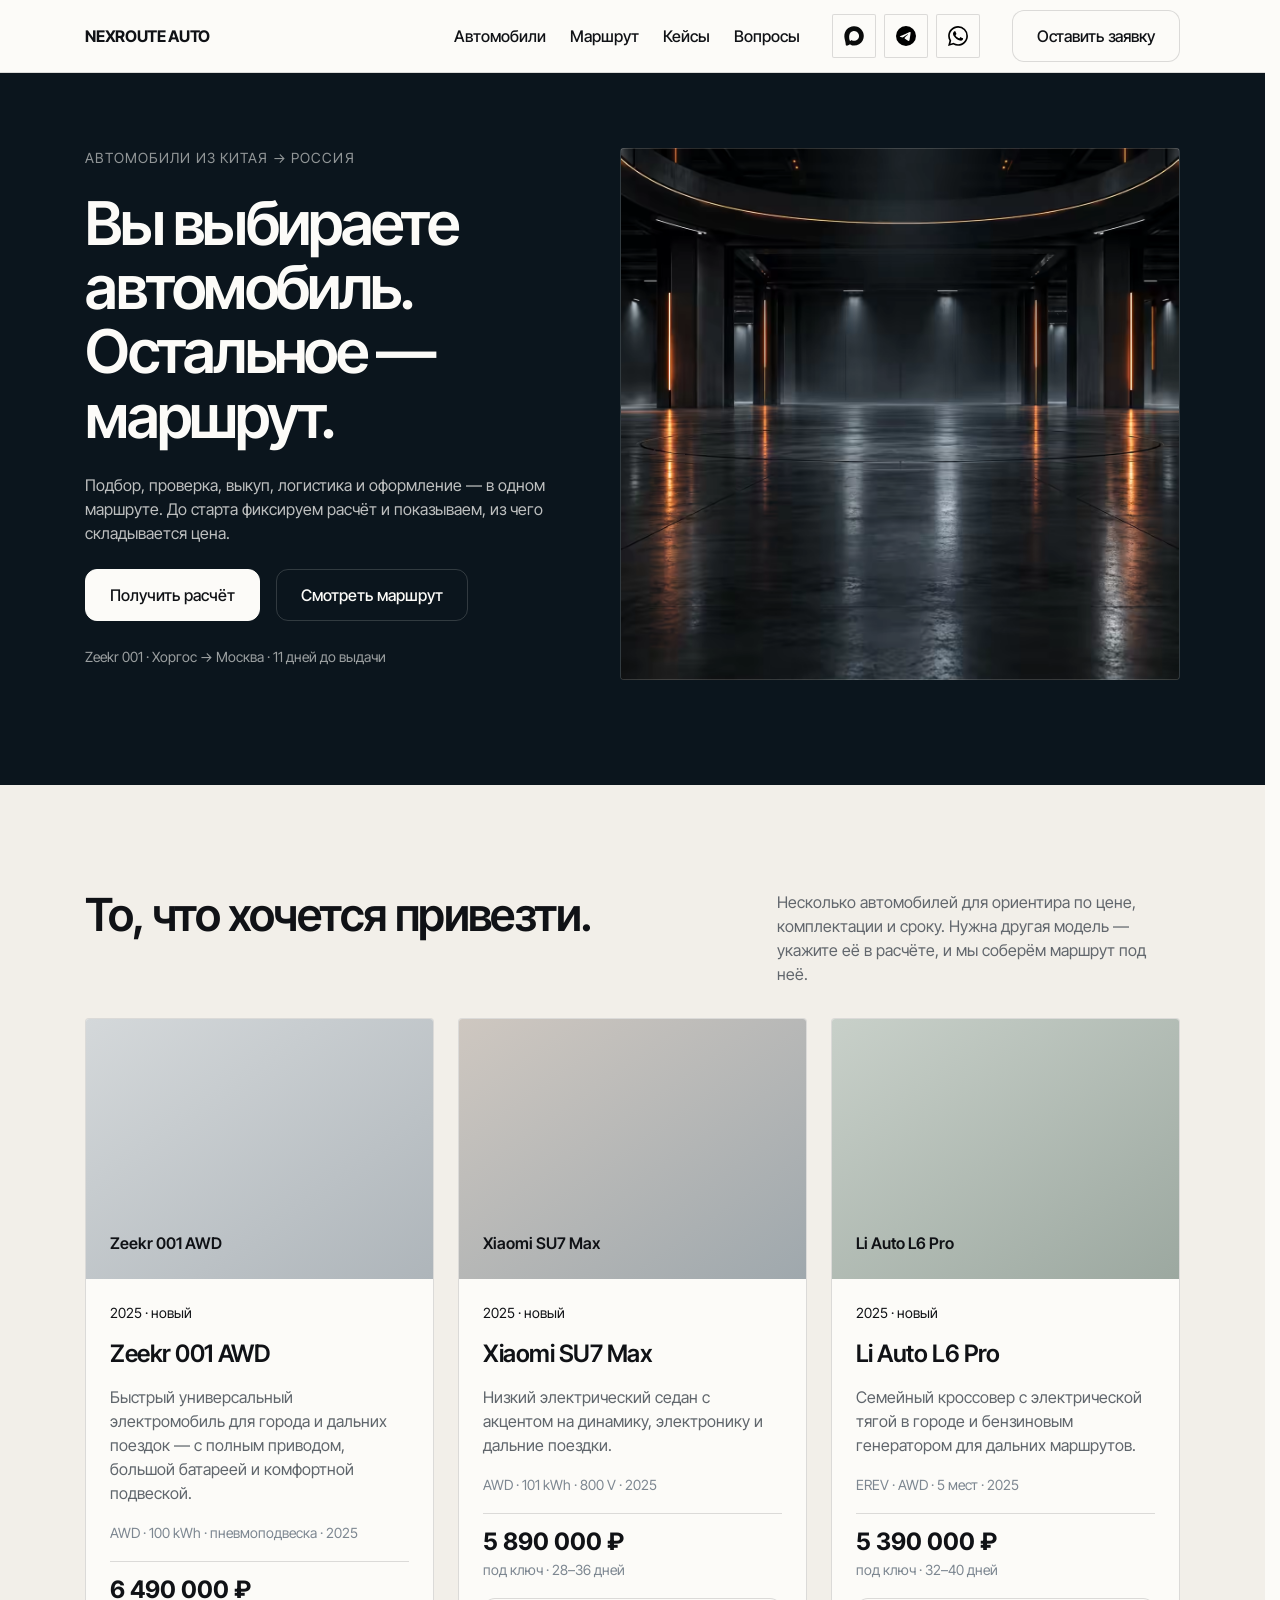
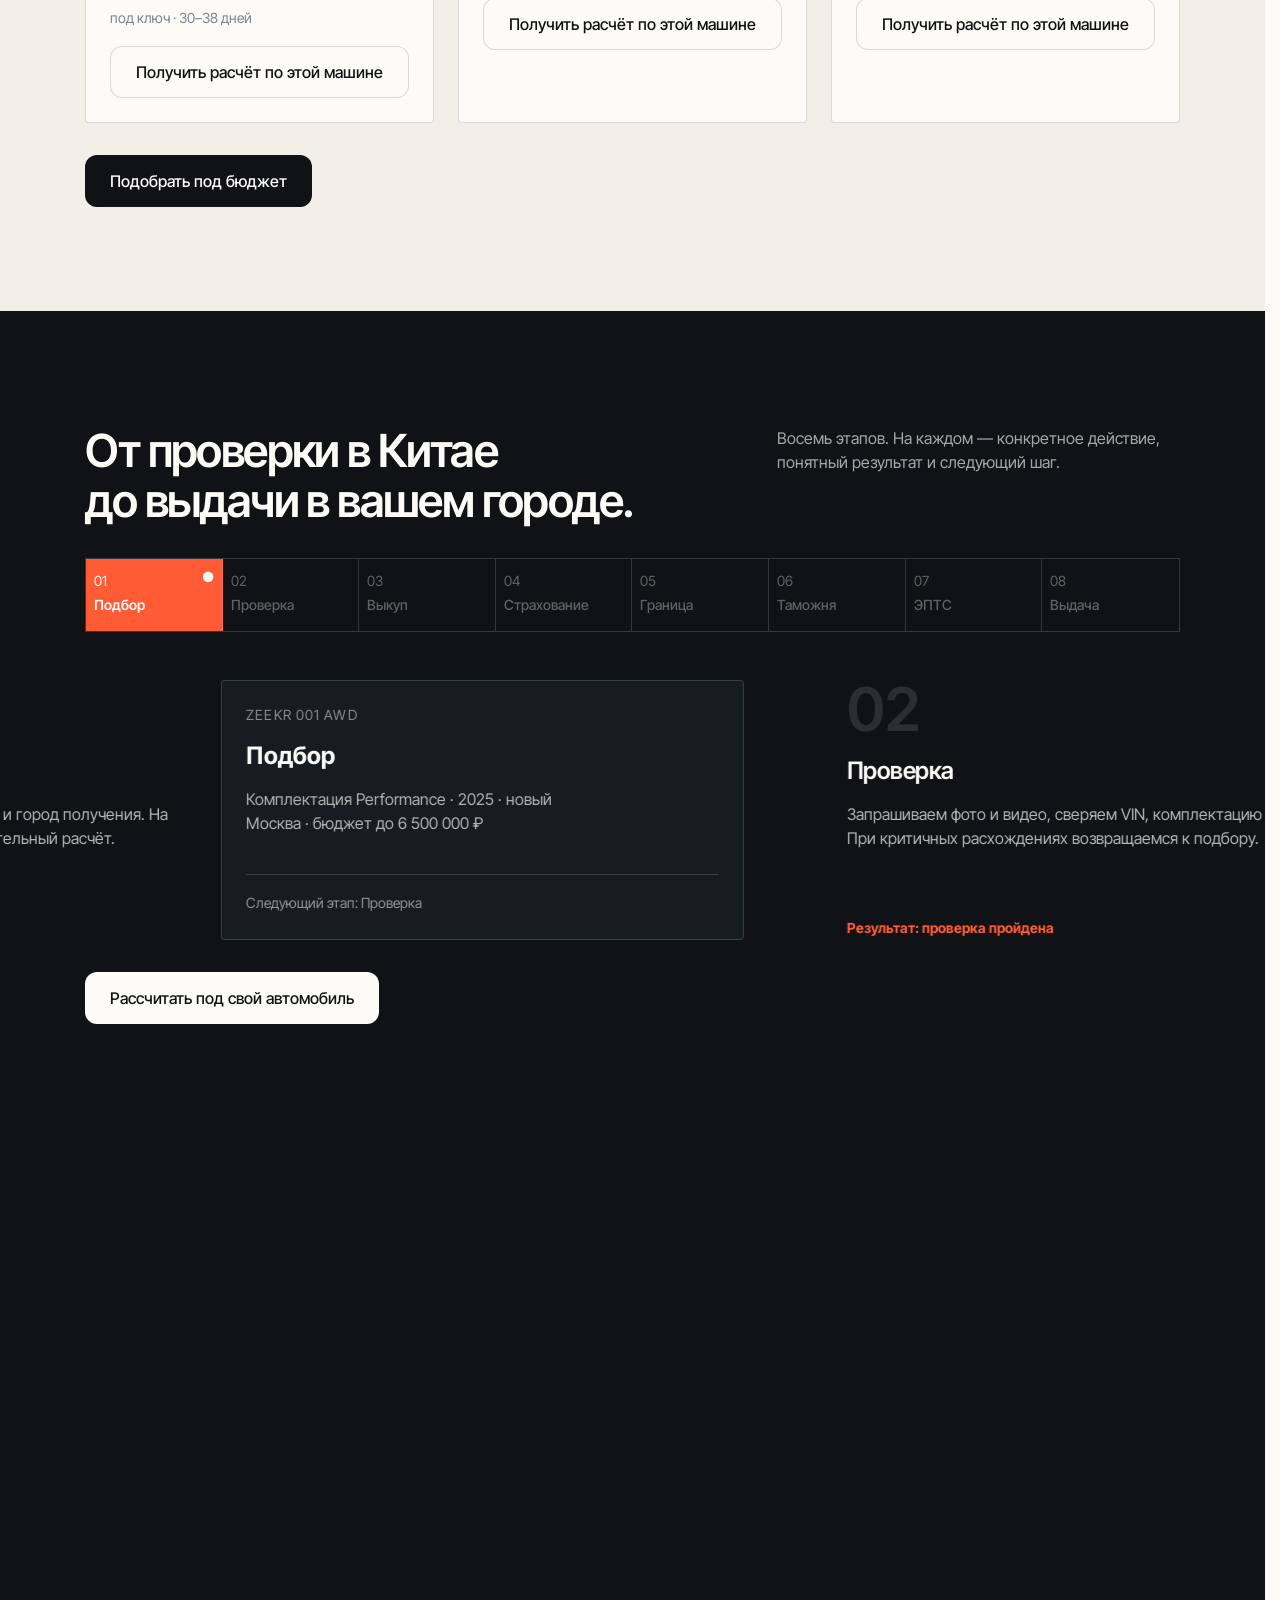
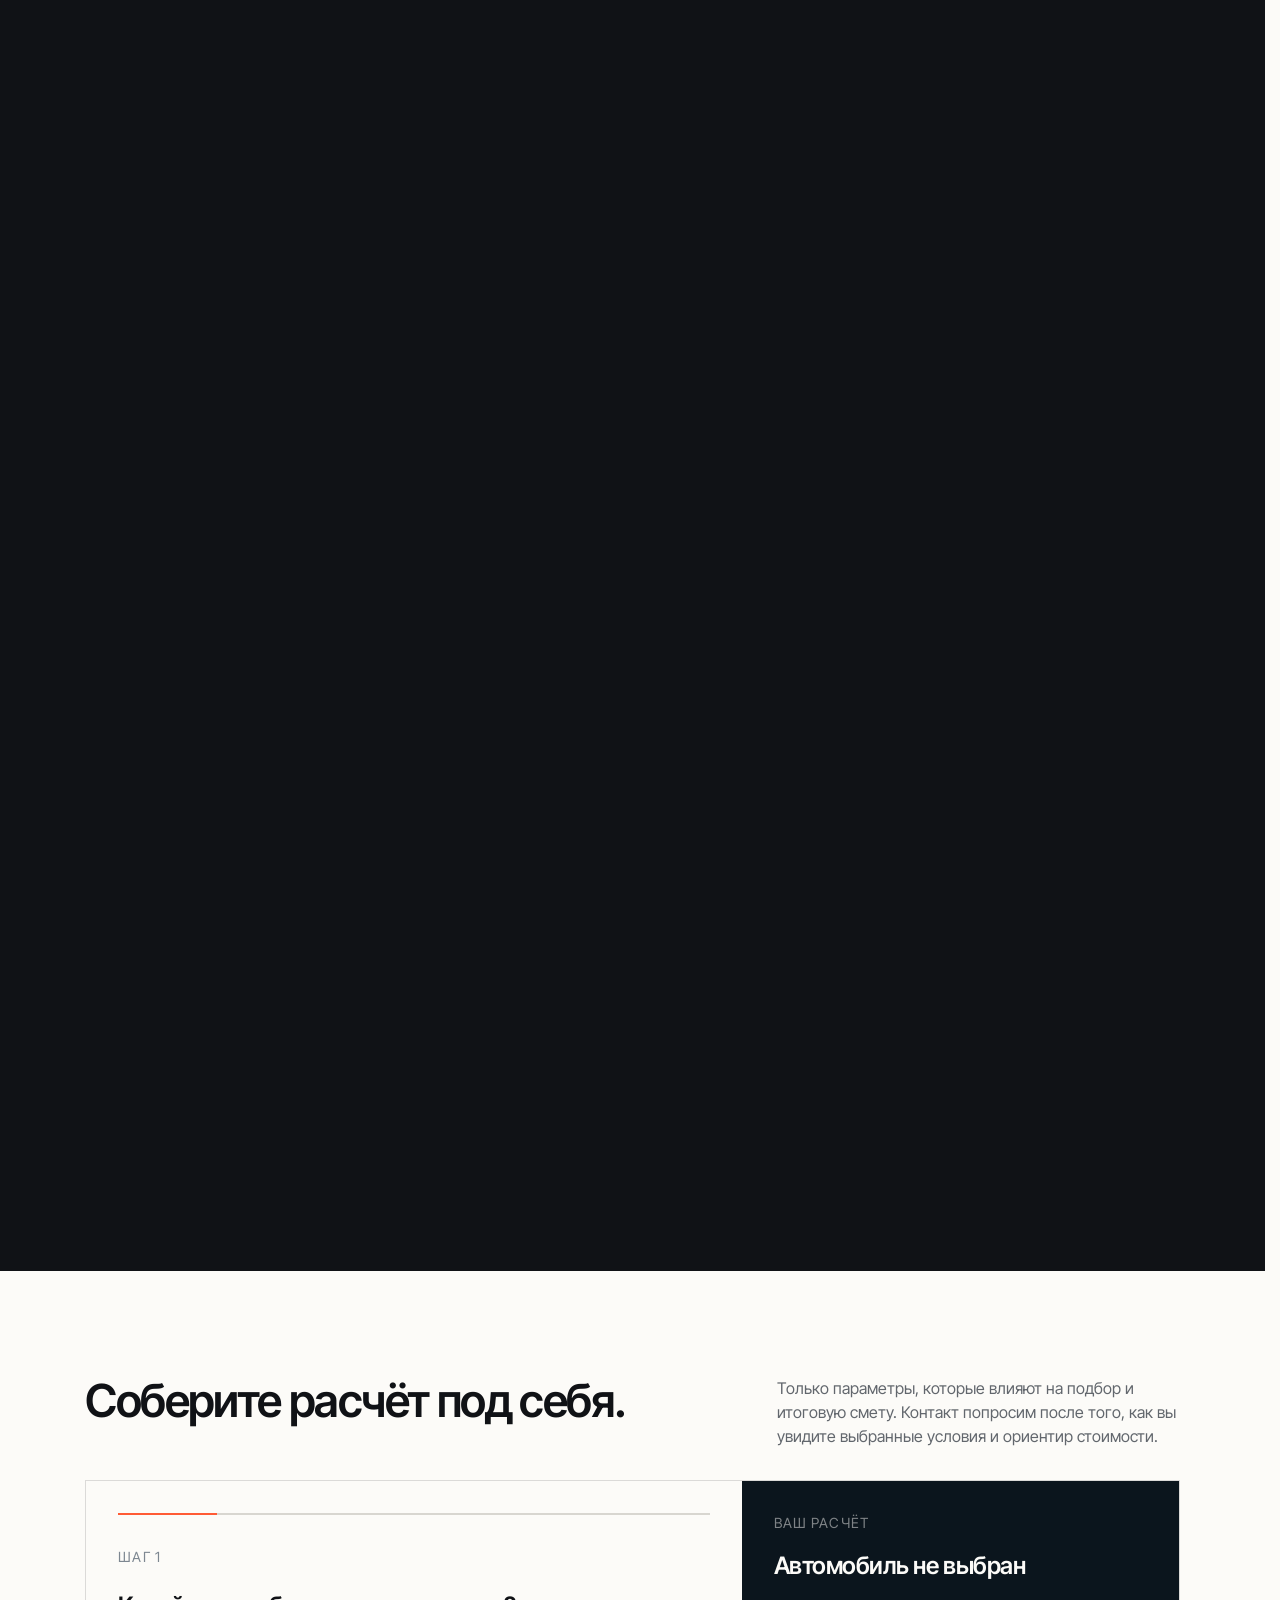
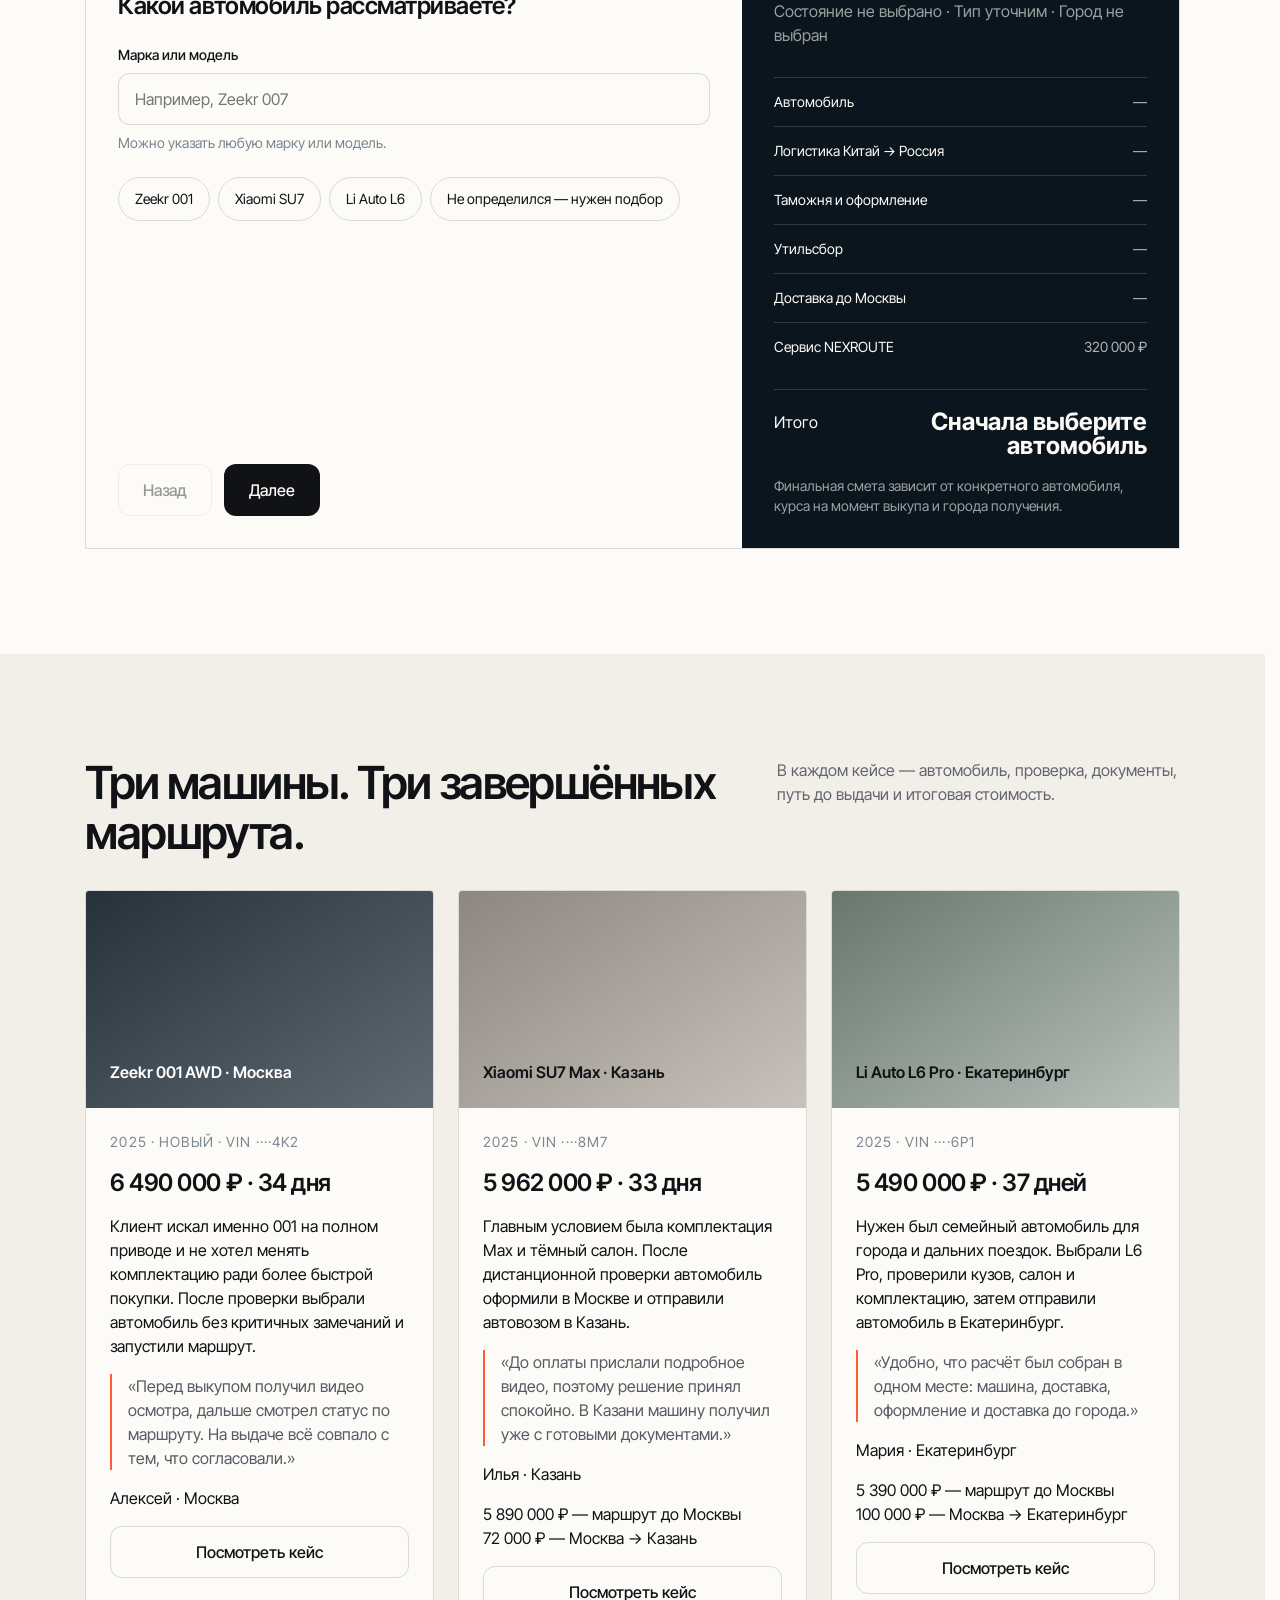
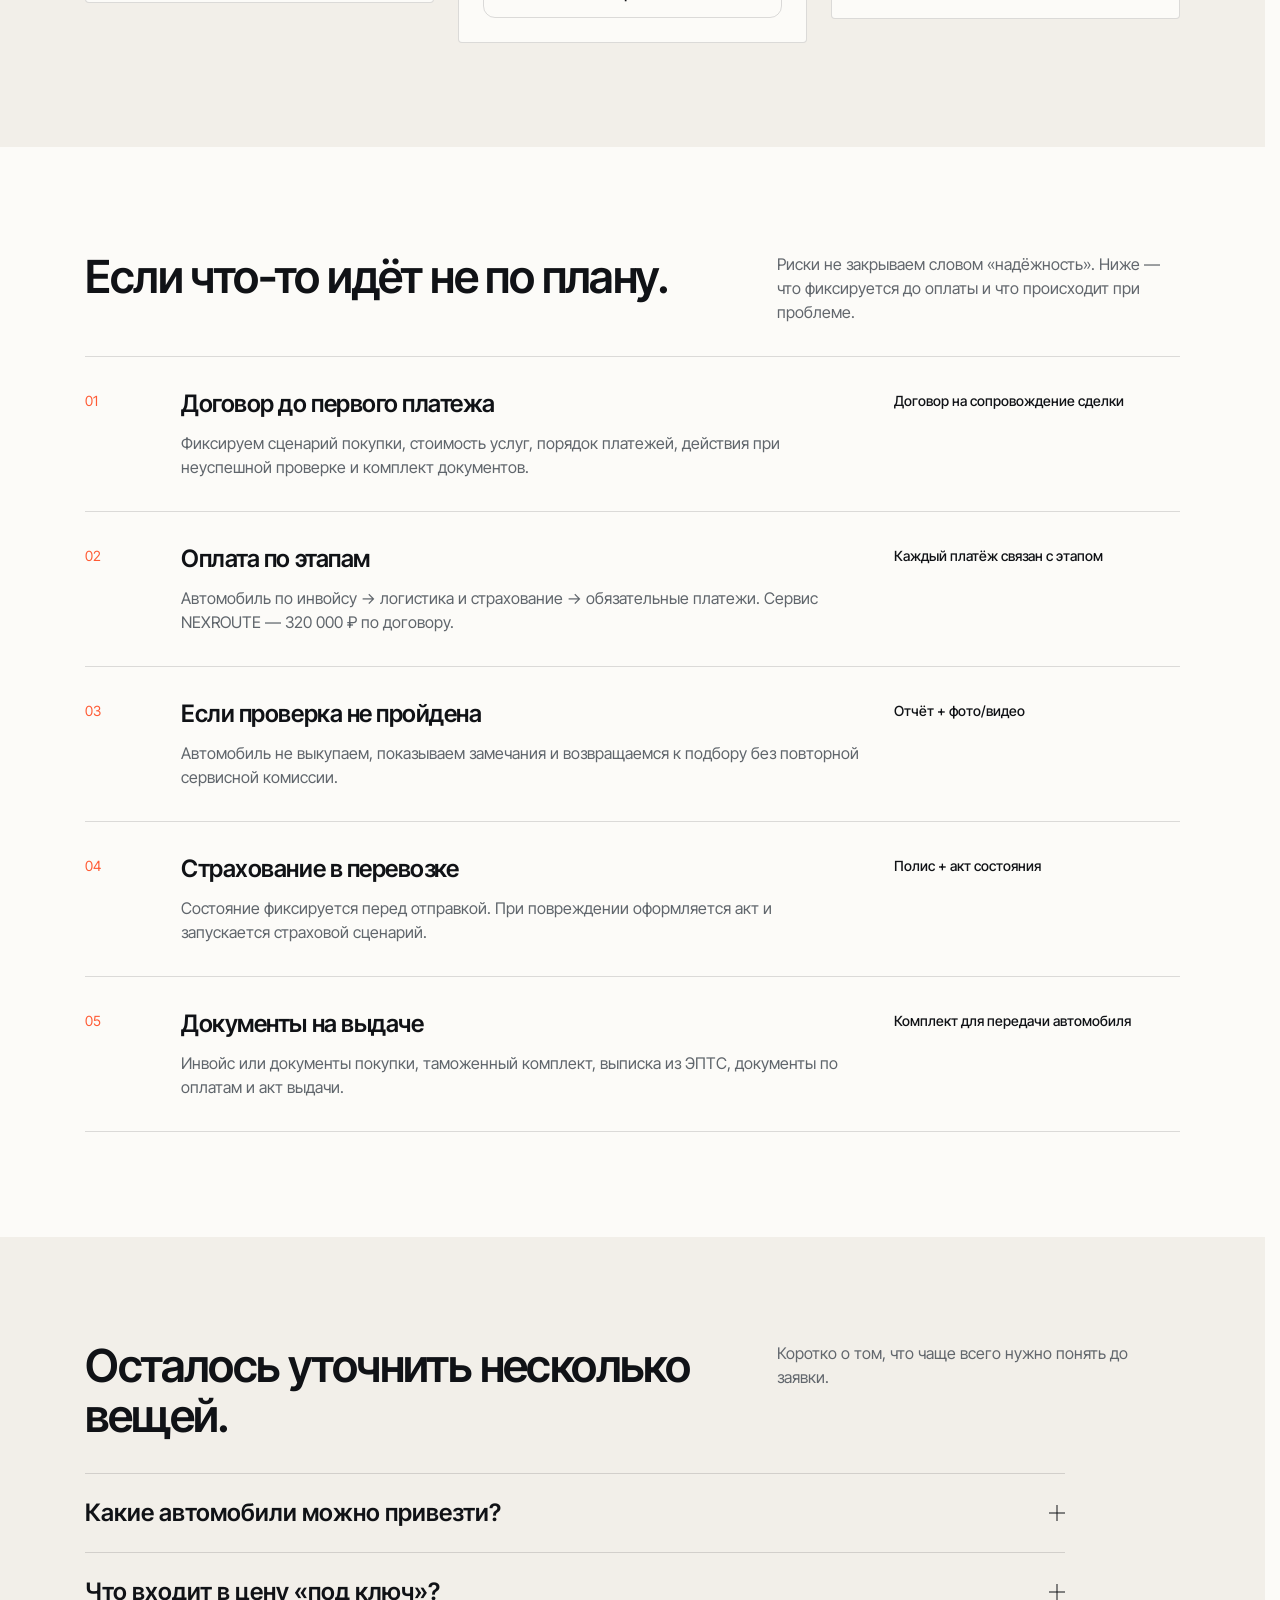
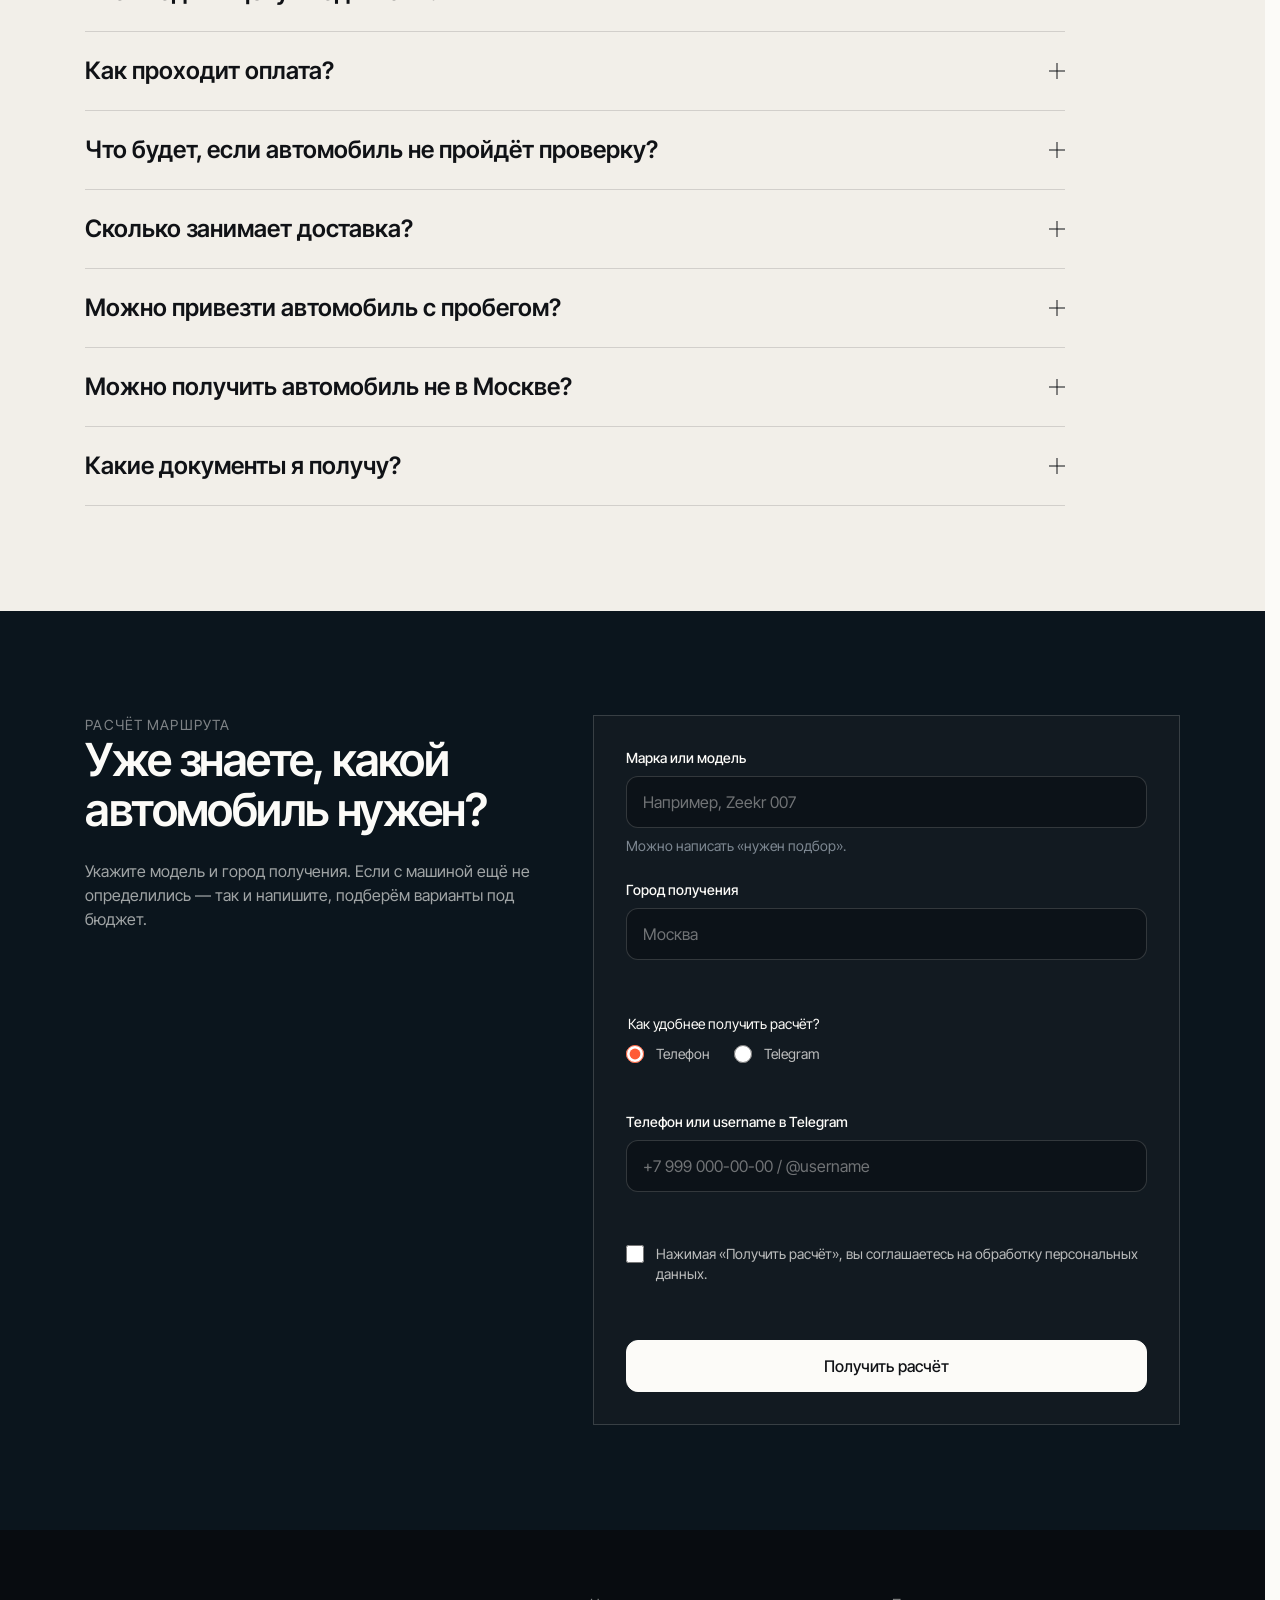
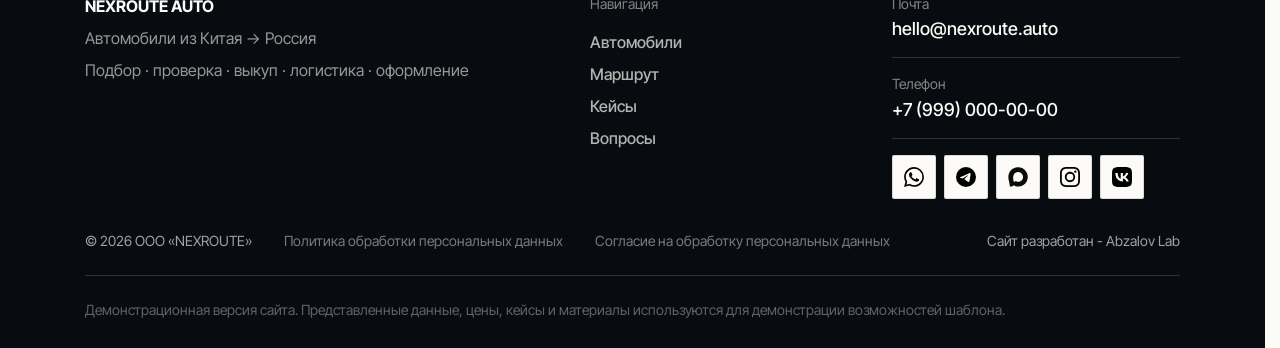
<file: prototype/index.html>
<!doctype html>
<html lang="ru">
<head>
  <meta charset="utf-8">
  <meta name="viewport" content="width=device-width,initial-scale=1">
  <meta name="description" content="NEXROUTE AUTO — UX-прототип сервиса подбора и доставки автомобилей из Китая">
  <title>NEXROUTE AUTO — UX Prototype</title>
  <link rel="stylesheet" href="../ui-kit/styles.css">
  <link rel="stylesheet" href="./styles.css">
</head>
<body>
  <header class="site-header" data-menu>
    <div class="container site-header__inner">
      <a class="site-header__brand" href="#top">NEXROUTE AUTO</a>
      <nav class="site-header__nav" aria-label="Основная навигация">
        <a class="link link--nav" href="#cars">Автомобили</a><a class="link link--nav" href="#journey">Маршрут</a><a class="link link--nav" href="#proof">Кейсы</a><a class="link link--nav" href="#faq">Вопросы</a>
      </nav>
      <div class="site-header__social social-links" aria-label="Мессенджеры">
        <a class="social-links__link" href="https://max.ru/" target="_blank" rel="noopener noreferrer" aria-label="Перейти в MAX" data-tooltip="Перейти в MAX"><img src="../ui-kit/assets/social/max.svg" alt="" aria-hidden="true"></a>
        <a class="social-links__link" href="https://t.me/nexroute_auto" target="_blank" rel="noopener noreferrer" aria-label="Перейти в Telegram" data-tooltip="Перейти в Telegram"><img src="../ui-kit/assets/social/telegram.svg" alt="" aria-hidden="true"></a>
        <a class="social-links__link" href="https://wa.me/79990000000" target="_blank" rel="noopener noreferrer" aria-label="Перейти в WhatsApp" data-tooltip="Перейти в WhatsApp"><img src="../ui-kit/assets/social/whatsapp.svg" alt="" aria-hidden="true"></a>
      </div>
      <button class="button button--secondary site-header__cta" type="button" data-modal-open="lead-modal">Оставить заявку</button>
      <button class="menu-toggle" type="button" aria-expanded="false" aria-controls="site-mobile-nav" aria-label="Открыть меню" data-menu-toggle>
        <span class="menu-toggle__icon" aria-hidden="true"><i></i><i></i></span>
      </button>
    </div>
    <div class="menu-panel" id="site-mobile-nav" data-menu-panel hidden>
      <div class="container menu-panel__inner">
        <div class="menu-panel__layout">
          <nav class="menu-panel__nav" aria-label="Мобильная навигация">
            <a href="#cars"><span>01</span>Автомобили</a>
            <a href="#journey"><span>02</span>Маршрут</a>
            <a href="#proof"><span>03</span>Кейсы</a>
            <a href="#faq"><span>04</span>Вопросы</a>
          </nav>
          <aside class="menu-panel__contact" aria-label="Контакты">
            <p class="menu-panel__eyebrow">Связь</p>
            <div class="menu-panel__contacts contact-list contact-list--inverse">
              <a class="contact-list__link" href="tel:+79990000000"><span class="contact-list__label">Телефон</span><strong>+7 (999) 000-00-00</strong></a>
              <a class="contact-list__link" href="mailto:hello@nexroute.auto"><span class="contact-list__label">Почта</span><strong>hello@nexroute.auto</strong></a>
            </div>
            <div class="menu-panel__meta">
              <span><small>Город</small>Москва</span>
              <span><small>Время работы</small>10:00–20:00</span>
            </div>
            <div class="social-links" aria-label="Соцсети и мессенджеры">
            <a class="social-links__link" href="https://wa.me/79990000000" target="_blank" rel="noopener noreferrer" aria-label="Перейти в WhatsApp" data-tooltip="Перейти в WhatsApp"><img src="../ui-kit/assets/social/whatsapp.svg" alt="" aria-hidden="true"></a>
            <a class="social-links__link" href="https://t.me/nexroute_auto" target="_blank" rel="noopener noreferrer" aria-label="Перейти в Telegram" data-tooltip="Перейти в Telegram"><img src="../ui-kit/assets/social/telegram.svg" alt="" aria-hidden="true"></a>
            <a class="social-links__link" href="https://max.ru/" target="_blank" rel="noopener noreferrer" aria-label="Перейти в MAX" data-tooltip="Перейти в MAX"><img src="../ui-kit/assets/social/max.svg" alt="" aria-hidden="true"></a>
            <a class="social-links__link" href="https://www.instagram.com/" target="_blank" rel="noopener noreferrer" aria-label="Перейти в Instagram" data-tooltip="Перейти в Instagram"><img src="../ui-kit/assets/social/instagram.svg" alt="" aria-hidden="true"></a>
            <a class="social-links__link" href="https://vk.com/" target="_blank" rel="noopener noreferrer" aria-label="Перейти в VK" data-tooltip="Перейти в VK"><img src="../ui-kit/assets/social/vk.svg" alt="" aria-hidden="true"></a>
            </div>
          </aside>
        </div>
        <div class="menu-panel__footer">
          <span>Китай → Россия</span>
          <button class="button button--primary menu-panel__cta" type="button" data-modal-open="lead-modal">Получить расчёт</button>
        </div>
      </div>
    </div>
  </header>

  <main id="top">
    <section class="hero">
      <div class="container hero__layout">
        <div class="hero__copy">
          <p class="eyebrow">Автомобили из Китая → Россия</p>
          <h1 class="type-h1 hero__title">Вы выбираете автомобиль.<br>Остальное — маршрут.</h1>
          <p class="hero__lead">Подбор, проверка, выкуп, логистика и оформление — в одном маршруте. До старта фиксируем расчёт и показываем, из чего складывается цена.</p>
          <div class="hero__actions">
            <a class="button button--primary button--inverse" href="#configurator">Получить расчёт</a>
            <a class="button button--ghost button--inverse" href="#journey">Смотреть маршрут</a>
          </div>
          <p class="hero__route">Zeekr 001 · Хоргос → Москва · 11 дней до выдачи</p>
        </div>
        <div class="hero__media" role="img" aria-label="Автомобиль в тёмной гаражной сцене">
          <video class="hero__video" muted loop playsinline preload="metadata" poster="./assets/hero/nexroute-garage-stage-v2.avif" data-hero-video aria-hidden="true">
            <source src="./assets/hero/nexroute-hero-loop-template.mp4" type="video/mp4">
          </video>
        </div>
      </div>
    </section>

    <section class="section cars" id="cars">
      <div class="container">
        <header class="section-header">
          <h2 class="type-h2">То, что хочется привезти.</h2>
          <p>Несколько автомобилей для ориентира по цене, комплектации и сроку. Нужна другая модель — укажите её в расчёте, и мы соберём маршрут под неё.</p>
        </header>
        <div class="cars__grid">
          <article class="car-card" data-car="Zeekr 001 AWD">
            <div class="car-card__media car-card__media--zeekr"><span>Zeekr 001 AWD</span></div>
            <div class="car-card__body"><p class="type-small">2025 · новый</p><h3 class="type-h3">Zeekr 001 AWD</h3><p>Быстрый универсальный электромобиль для города и дальних поездок — с полным приводом, большой батареей и комфортной подвеской.</p><p class="car-card__spec">AWD · 100 kWh · пневмоподвеска · 2025</p><div class="car-card__price"><strong>6 490 000 ₽</strong><span>под ключ · 30–38 дней</span></div><button class="button button--secondary" type="button" data-car-select="Zeekr 001 AWD">Получить расчёт по этой машине</button></div>
          </article>
          <article class="car-card" data-car="Xiaomi SU7 Max">
            <div class="car-card__media car-card__media--xiaomi"><span>Xiaomi SU7 Max</span></div>
            <div class="car-card__body"><p class="type-small">2025 · новый</p><h3 class="type-h3">Xiaomi SU7 Max</h3><p>Низкий электрический седан с акцентом на динамику, электронику и дальние поездки.</p><p class="car-card__spec">AWD · 101 kWh · 800 V · 2025</p><div class="car-card__price"><strong>5 890 000 ₽</strong><span>под ключ · 28–36 дней</span></div><button class="button button--secondary" type="button" data-car-select="Xiaomi SU7 Max">Получить расчёт по этой машине</button></div>
          </article>
          <article class="car-card" data-car="Li Auto L6 Pro">
            <div class="car-card__media car-card__media--liauto"><span>Li Auto L6 Pro</span></div>
            <div class="car-card__body"><p class="type-small">2025 · новый</p><h3 class="type-h3">Li Auto L6 Pro</h3><p>Семейный кроссовер с электрической тягой в городе и бензиновым генератором для дальних маршрутов.</p><p class="car-card__spec">EREV · AWD · 5 мест · 2025</p><div class="car-card__price"><strong>5 390 000 ₽</strong><span>под ключ · 32–40 дней</span></div><button class="button button--secondary" type="button" data-car-select="Li Auto L6 Pro">Получить расчёт по этой машине</button></div>
          </article>
        </div>
        <a class="button button--primary cars__more" href="#configurator">Подобрать под бюджет</a>
      </div>
    </section>

    <section class="journey" id="journey" data-journey>
      <div class="journey__sticky" data-journey-sticky>
        <div class="container">
          <header class="section-header section-header--dark">
            <h2 class="type-h2">От проверки в Китае<br>до выдачи в вашем городе.</h2>
            <p>Восемь этапов. На каждом — конкретное действие, понятный результат и следующий шаг.</p>
          </header>

          <ol class="journey__stages" data-journey-stages>
            <li class="journey__stage-item journey__stage-item--active" data-journey-item><button class="journey__stage" type="button" data-journey-step="0" aria-current="step"><span>01</span><b>Подбор</b></button></li>
            <li class="journey__stage-item" data-journey-item><button class="journey__stage" type="button" data-journey-step="1"><span>02</span><b>Проверка</b></button></li>
            <li class="journey__stage-item" data-journey-item><button class="journey__stage" type="button" data-journey-step="2"><span>03</span><b>Выкуп</b></button></li>
            <li class="journey__stage-item" data-journey-item><button class="journey__stage" type="button" data-journey-step="3"><span>04</span><b>Страхование</b></button></li>
            <li class="journey__stage-item" data-journey-item><button class="journey__stage" type="button" data-journey-step="4"><span>05</span><b>Граница</b></button></li>
            <li class="journey__stage-item" data-journey-item><button class="journey__stage" type="button" data-journey-step="5"><span>06</span><b>Таможня</b></button></li>
            <li class="journey__stage-item" data-journey-item><button class="journey__stage" type="button" data-journey-step="6"><span>07</span><b>ЭПТС</b></button></li>
            <li class="journey__stage-item" data-journey-item><button class="journey__stage" type="button" data-journey-step="7"><span>08</span><b>Выдача</b></button></li>
          </ol>

          <div class="journey__mobile-progress" data-journey-mobile-progress role="progressbar" aria-label="Этап маршрута" aria-valuemin="1" aria-valuemax="8" aria-valuenow="1">
            <div class="journey__mobile-progress-copy">
              <span><b data-journey-mobile-index>01</b> / 08</span>
              <strong data-journey-mobile-title>Подбор</strong>
              <span data-journey-mobile-next>Далее: Проверка</span>
            </div>
            <div class="journey__mobile-progress-bar" aria-hidden="true"><span></span></div>
          </div>

          <div class="journey__viewport" data-journey-viewport>
            <div class="journey__track" data-journey-track>
              <article class="journey__panel journey__panel--active" data-journey-panel aria-labelledby="journey-panel-01-title">
                <div class="journey__detail">
                  <div class="journey__detail-copy">
                    <span class="journey__index">01</span>
                    <h3 class="type-h3" id="journey-panel-01-title">Подбор</h3>
                    <p>Сверяем модель, комплектацию, цвет, бюджет и город получения. На выходе — конкретный автомобиль и предварительный расчёт.</p>
                    <strong>Результат: автомобиль выбран, расчёт собран</strong>
                  </div>
                  <div class="journey__status-card">
                    <p class="eyebrow">Zeekr 001 AWD</p>
                    <strong>Подбор</strong>
                    <p>Комплектация Performance · 2025 · новый<br>Москва · бюджет до 6 500 000 ₽</p>
                    <span>Следующий этап: Проверка</span>
                  </div>
                </div>
              </article>

              <article class="journey__panel" data-journey-panel aria-labelledby="journey-panel-02-title">
                <div class="journey__detail">
                  <div class="journey__detail-copy">
                    <span class="journey__index">02</span>
                    <h3 class="type-h3" id="journey-panel-02-title">Проверка</h3>
                    <p>Запрашиваем фото и видео, сверяем VIN, комплектацию и состояние. При критичных расхождениях возвращаемся к подбору.</p>
                    <strong>Результат: проверка пройдена</strong>
                  </div>
                  <div class="journey__status-card">
                    <p class="eyebrow">Zeekr 001 AWD</p>
                    <strong>Проверка</strong>
                    <p>VIN и комплектация подтверждены</p>
                    <span>Следующий этап: Выкуп</span>
                  </div>
                </div>
              </article>

              <article class="journey__panel" data-journey-panel aria-labelledby="journey-panel-03-title">
                <div class="journey__detail">
                  <div class="journey__detail-copy">
                    <span class="journey__index">03</span>
                    <h3 class="type-h3" id="journey-panel-03-title">Выкуп</h3>
                    <p>После согласования фиксируем автомобиль и проводим оплату по согласованной схеме.</p>
                    <strong>Результат: автомобиль выкуплен</strong>
                  </div>
                  <div class="journey__status-card">
                    <p class="eyebrow">Zeekr 001 AWD</p>
                    <strong>Выкуп</strong>
                    <p>Инвойс согласован</p>
                    <span>Следующий этап: Страхование</span>
                  </div>
                </div>
              </article>

              <article class="journey__panel" data-journey-panel aria-labelledby="journey-panel-04-title">
                <div class="journey__detail">
                  <div class="journey__detail-copy">
                    <span class="journey__index">04</span>
                    <h3 class="type-h3" id="journey-panel-04-title">Страхование</h3>
                    <p>Перед отправкой оформляем страхование перевозки и фиксируем состояние автомобиля.</p>
                    <strong>Результат: перевозка застрахована</strong>
                  </div>
                  <div class="journey__status-card">
                    <p class="eyebrow">Zeekr 001 AWD</p>
                    <strong>Страхование</strong>
                    <p>Состояние зафиксировано</p>
                    <span>Следующий этап: Граница</span>
                  </div>
                </div>
              </article>

              <article class="journey__panel" data-journey-panel aria-labelledby="journey-panel-05-title">
                <div class="journey__detail">
                  <div class="journey__detail-copy">
                    <span class="journey__index">05</span>
                    <h3 class="type-h3" id="journey-panel-05-title">Граница</h3>
                    <p>Автомобиль идёт к границе и проходит экспортное оформление.</p>
                    <strong>Результат: экспорт оформлен</strong>
                  </div>
                  <div class="journey__status-card">
                    <p class="eyebrow">Zeekr 001 AWD</p>
                    <strong>Граница</strong>
                    <p>Хоргос · экспортное оформление</p>
                    <span>Следующий этап: Таможня</span>
                  </div>
                </div>
              </article>

              <article class="journey__panel" data-journey-panel aria-labelledby="journey-panel-06-title">
                <div class="journey__detail">
                  <div class="journey__detail-copy">
                    <span class="journey__index">06</span>
                    <h3 class="type-h3" id="journey-panel-06-title">Таможня</h3>
                    <p>Подаём документы, оформляем таможенные платежи и выпускаем автомобиль на территорию России.</p>
                    <strong>Документы поданы · ориентир 11 дней до выдачи</strong>
                  </div>
                  <div class="journey__status-card">
                    <p class="eyebrow">Zeekr 001 AWD</p>
                    <strong>Таможня</strong>
                    <p>Документы поданы</p>
                    <span>Следующий этап: ЭПТС</span>
                  </div>
                </div>
              </article>

              <article class="journey__panel" data-journey-panel aria-labelledby="journey-panel-07-title">
                <div class="journey__detail">
                  <div class="journey__detail-copy">
                    <span class="journey__index">07</span>
                    <h3 class="type-h3" id="journey-panel-07-title">ЭПТС</h3>
                    <p>Оформляем электронный ПТС и комплект документов, необходимых для постановки автомобиля на учёт.</p>
                    <strong>Результат: документы готовы</strong>
                  </div>
                  <div class="journey__status-card">
                    <p class="eyebrow">Zeekr 001 AWD</p>
                    <strong>ЭПТС</strong>
                    <p>Документы оформляются</p>
                    <span>Следующий этап: Выдача</span>
                  </div>
                </div>
              </article>

              <article class="journey__panel" data-journey-panel aria-labelledby="journey-panel-08-title">
                <div class="journey__detail">
                  <div class="journey__detail-copy">
                    <span class="journey__index">08</span>
                    <h3 class="type-h3" id="journey-panel-08-title">Выдача</h3>
                    <p>Проверяем комплектность, передаём автомобиль и документы или организуем доставку в другой город.</p>
                    <strong>Результат: маршрут завершён</strong>
                  </div>
                  <div class="journey__status-card">
                    <p class="eyebrow">Zeekr 001 AWD</p>
                    <strong>Выдача</strong>
                    <p>Москва · готов к передаче</p>
                    <span>Маршрут завершён</span>
                  </div>
                </div>
              </article>
            </div>
          </div>
          <a class="button button--secondary journey__cta" href="#configurator">Рассчитать под свой автомобиль</a>
        </div>
      </div>
    </section>

    <section class="section configurator" id="configurator" data-configurator>
      <div class="container">
        <header class="section-header">
          <h2 class="type-h2">Соберите расчёт под себя.</h2>
          <p>Только параметры, которые влияют на подбор и итоговую смету. Контакт попросим после того, как вы увидите выбранные условия и ориентир стоимости.</p>
        </header>

        <div class="configurator__layout">
          <form class="configurator__form" novalidate data-config-form>
            <div class="configurator__progress" role="progressbar" aria-label="Шаг конфигуратора" aria-valuemin="1" aria-valuemax="6" aria-valuenow="1" data-config-progressbar><span data-config-progress></span></div>

            <section class="configurator__step configurator__step--active" data-config-step="model">
              <p class="eyebrow" data-config-step-label>Шаг 1</p><h3 class="type-h3">Какой автомобиль рассматриваете?</h3>
              <label class="field" data-field><span class="field__label">Марка или модель</span><input class="field__control" name="model" data-config-model placeholder="Например, Zeekr 007" autocomplete="off"><small class="field__message" data-field-message>Можно указать любую марку или модель.</small></label>
              <div class="choice-group" data-config-choice="model">
                <button class="choice-chip" type="button" data-value="Zeekr 001 AWD">Zeekr 001</button>
                <button class="choice-chip" type="button" data-value="Xiaomi SU7 Max">Xiaomi SU7</button>
                <button class="choice-chip" type="button" data-value="Li Auto L6 Pro">Li Auto L6</button>
                <button class="choice-chip" type="button" data-value="Нужен подбор">Не определился — нужен подбор</button>
              </div>
            </section>

            <section class="configurator__step" data-config-step="condition" hidden>
              <p class="eyebrow" data-config-step-label>Шаг 2</p><h3 class="type-h3">Состояние автомобиля</h3>
              <div class="choice-group" data-config-choice="condition"><button class="choice-chip" type="button" data-value="Новый">Новый</button><button class="choice-chip" type="button" data-value="С пробегом">С пробегом</button></div><small class="configurator__choice-message" data-choice-message="condition"></small>
            </section>

            <section class="configurator__step" data-config-step="power" hidden>
              <p class="eyebrow" data-config-step-label>Шаг 3</p><h3 class="type-h3">Тип силовой установки</h3>
              <div class="choice-group" data-config-choice="power"><button class="choice-chip" type="button" data-value="Электромобиль">Электромобиль</button><button class="choice-chip" type="button" data-value="Гибрид / EREV">Гибрид / EREV</button><button class="choice-chip" type="button" data-value="Не принципиально">Не принципиально</button></div><small class="configurator__choice-message" data-choice-message="power"></small>
            </section>

            <section class="configurator__step" data-config-step="budget" hidden>
              <p class="eyebrow" data-config-step-label>Шаг 4</p><h3 class="type-h3">Бюджет под ключ</h3>
              <div class="choice-group" data-config-choice="budget"><button class="choice-chip" type="button" data-value="До 5 500 000 ₽">До 5 500 000 ₽</button><button class="choice-chip" type="button" data-value="5 500 000–6 500 000 ₽">5 500 000–6 500 000 ₽</button><button class="choice-chip" type="button" data-value="От 6 500 000 ₽">От 6 500 000 ₽</button><button class="choice-chip" type="button" data-value="Нужен ориентир">Нужен ориентир</button></div><small class="configurator__choice-message" data-choice-message="budget"></small>
            </section>

            <section class="configurator__step" data-config-step="city" hidden>
              <p class="eyebrow" data-config-step-label>Шаг 5</p><h3 class="type-h3">Где будете получать автомобиль?</h3>
              <label class="field" data-field data-city-field><span class="field__label">Город получения</span><input class="field__control" name="city" data-config-city placeholder="Москва"><small class="field__message" data-field-message data-city-message>Региональная доставка будет отдельной строкой.</small></label>
            </section>

            <section class="configurator__step" data-config-step="contact" hidden>
              <p class="eyebrow" data-config-step-label>Шаг 6</p><h3 class="type-h3">Куда отправить подборку и расчёт?</h3>
              <div class="choice-group" data-config-choice="channel"><button class="choice-chip" type="button" data-value="Телефон">Телефон</button><button class="choice-chip" type="button" data-value="Telegram">Telegram</button></div><small class="configurator__choice-message" data-choice-message="channel"></small>
              <label class="field" data-field data-contact-field><span class="field__label">Телефон или username в Telegram</span><input class="field__control" name="contact" data-config-contact placeholder="+7 999 000-00-00 / @username"><small class="field__message" data-field-message data-contact-message>Контакт нужен только для отправки расчёта.</small></label>
            </section>

            <div class="configurator__actions">
              <button class="button button--ghost" type="button" data-config-back disabled>Назад</button>
              <button class="button button--primary" type="button" data-config-next>Далее</button>
              <button class="button button--primary" type="submit" data-config-submit hidden>Получить расчёт</button>
            </div>

          </form>

          <aside class="configurator__summary" aria-live="polite">
            <p class="eyebrow">Ваш расчёт</p>
            <h3 class="type-h3" data-summary-model>Автомобиль не выбран</h3>
            <p data-summary-meta>Новый · Москва</p>
            <dl class="configurator__breakdown" data-summary-breakdown>
              <div><dt>Автомобиль</dt><dd>—</dd></div>
              <div><dt>Логистика Китай → Россия</dt><dd>—</dd></div>
              <div><dt>Таможня и оформление</dt><dd>—</dd></div>
              <div><dt>Утильсбор</dt><dd>—</dd></div>
              <div><dt>Доставка до Москвы</dt><dd>—</dd></div>
              <div><dt>Сервис NEXROUTE</dt><dd>320 000 ₽</dd></div>
            </dl>
            <div class="configurator__total"><span>Итого</span><strong data-summary-total>Сначала выберите автомобиль</strong></div>
            <p class="type-small" data-summary-note>Финальная смета зависит от конкретного автомобиля, курса на момент выкупа и города получения.</p>
          </aside>
        </div>
      </div>
    </section>

    <section class="section proof" id="proof">
      <div class="container">
        <header class="section-header"><h2 class="type-h2">Три машины. Три завершённых маршрута.</h2><p>В каждом кейсе — автомобиль, проверка, документы, путь до выдачи и итоговая стоимость.</p></header>
        <div class="proof__grid">
          <article class="case-card" data-case>
            <div class="case-card__media"><span>Zeekr 001 AWD · Москва</span></div>
            <div class="case-card__body"><p class="eyebrow">2025 · новый · VIN ····4K2</p><h3 class="type-h3">6 490 000 ₽ · 34 дня</h3><p>Клиент искал именно 001 на полном приводе и не хотел менять комплектацию ради более быстрой покупки. После проверки выбрали автомобиль без критичных замечаний и запустили маршрут.</p><blockquote>«Перед выкупом получил видео осмотра, дальше смотрел статус по маршруту. На выдаче всё совпало с тем, что согласовали.»</blockquote><span>Алексей · Москва</span><button class="button button--ghost" type="button" data-case-toggle aria-expanded="false">Посмотреть кейс</button><div class="case-card__details" data-case-details hidden><p>Видео осмотра · сверка комплектации · инвойс · страхование · таможенные документы · ЭПТС · фото выдачи.</p></div></div>
          </article>
          <article class="case-card" data-case><div class="case-card__media case-card__media--xiaomi"><span>Xiaomi SU7 Max · Казань</span></div><div class="case-card__body"><p class="eyebrow">2025 · VIN ····8M7</p><h3 class="type-h3">5 962 000 ₽ · 33 дня</h3><p>Главным условием была комплектация Max и тёмный салон. После дистанционной проверки автомобиль оформили в Москве и отправили автовозом в Казань.</p><blockquote>«До оплаты прислали подробное видео, поэтому решение принял спокойно. В Казани машину получил уже с готовыми документами.»</blockquote><span>Илья · Казань</span><p>5 890 000 ₽ — маршрут до Москвы<br>72 000 ₽ — Москва → Казань</p><button class="button button--ghost" type="button" data-case-toggle aria-expanded="false">Посмотреть кейс</button><div class="case-card__details" data-case-details hidden><p>Фото и видео проверки · инвойс · страхование · статусы · ЭПТС · выдача в Казани.</p></div></div></article>
          <article class="case-card" data-case><div class="case-card__media case-card__media--liauto"><span>Li Auto L6 Pro · Екатеринбург</span></div><div class="case-card__body"><p class="eyebrow">2025 · VIN ····6P1</p><h3 class="type-h3">5 490 000 ₽ · 37 дней</h3><p>Нужен был семейный автомобиль для города и дальних поездок. Выбрали L6 Pro, проверили кузов, салон и комплектацию, затем отправили автомобиль в Екатеринбург.</p><blockquote>«Удобно, что расчёт был собран в одном месте: машина, доставка, оформление и доставка до города.»</blockquote><span>Мария · Екатеринбург</span><p>5 390 000 ₽ — маршрут до Москвы<br>100 000 ₽ — Москва → Екатеринбург</p><button class="button button--ghost" type="button" data-case-toggle aria-expanded="false">Посмотреть кейс</button><div class="case-card__details" data-case-details hidden><p>Осмотр · VIN и комплектация · инвойс · страхование · таможенные документы · ЭПТС · передача клиенту.</p></div></div></article>
        </div>
      </div>
    </section>

    <section class="section security">
      <div class="container">
        <header class="section-header"><h2 class="type-h2">Если что-то идёт не по плану.</h2><p>Риски не закрываем словом «надёжность». Ниже — что фиксируется до оплаты и что происходит при проблеме.</p></header>
        <div class="security__list">
          <article class="security-item"><span>01</span><div><h3 class="type-h3">Договор до первого платежа</h3><p>Фиксируем сценарий покупки, стоимость услуг, порядок платежей, действия при неуспешной проверке и комплект документов.</p></div><strong>Договор на сопровождение сделки</strong></article>
          <article class="security-item"><span>02</span><div><h3 class="type-h3">Оплата по этапам</h3><p>Автомобиль по инвойсу → логистика и страхование → обязательные платежи. Сервис NEXROUTE — 320 000 ₽ по договору.</p></div><strong>Каждый платёж связан с этапом</strong></article>
          <article class="security-item"><span>03</span><div><h3 class="type-h3">Если проверка не пройдена</h3><p>Автомобиль не выкупаем, показываем замечания и возвращаемся к подбору без повторной сервисной комиссии.</p></div><strong>Отчёт + фото/видео</strong></article>
          <article class="security-item"><span>04</span><div><h3 class="type-h3">Страхование в перевозке</h3><p>Состояние фиксируется перед отправкой. При повреждении оформляется акт и запускается страховой сценарий.</p></div><strong>Полис + акт состояния</strong></article>
          <article class="security-item"><span>05</span><div><h3 class="type-h3">Документы на выдаче</h3><p>Инвойс или документы покупки, таможенный комплект, выписка из ЭПТС, документы по оплатам и акт выдачи.</p></div><strong>Комплект для передачи автомобиля</strong></article>
        </div>
      </div>
    </section>

    <section class="section faq" id="faq">
      <div class="container">
        <header class="section-header"><h2 class="type-h2">Осталось уточнить несколько вещей.</h2><p>Коротко о том, что чаще всего нужно понять до заявки.</p></header>
        <div class="faq__list" data-faq>
          <details class="accordion" data-accordion><summary class="accordion__trigger" data-accordion-trigger>Какие автомобили можно привезти?</summary><div class="accordion__content" data-accordion-content><p>Не только модели из витрины. В расчёте можно указать любую марку и модель из Китая или выбрать «не определился — нужен подбор».</p></div></details>
          <details class="accordion" data-accordion><summary class="accordion__trigger" data-accordion-trigger>Что входит в цену «под ключ»?</summary><div class="accordion__content" data-accordion-content><p>Автомобиль, логистика Китай → Россия, таможня и оформление, утильсбор, доставка и сервис NEXROUTE. Региональная доставка — отдельной строкой.</p></div></details>
          <details class="accordion" data-accordion><summary class="accordion__trigger" data-accordion-trigger>Как проходит оплата?</summary><div class="accordion__content" data-accordion-content><p>Платежи привязаны к этапам сделки: после проверки — автомобиль, перед отправкой — логистика и страхование, перед таможней — обязательные платежи.</p></div></details>
          <details class="accordion" data-accordion><summary class="accordion__trigger" data-accordion-trigger>Что будет, если автомобиль не пройдёт проверку?</summary><div class="accordion__content" data-accordion-content><p>Такой автомобиль не выкупаем. Показываем замечания и возвращаемся к подбору без повторной сервисной комиссии.</p></div></details>
          <details class="accordion" data-accordion><summary class="accordion__trigger" data-accordion-trigger>Сколько занимает доставка?</summary><div class="accordion__content" data-accordion-content><p>Для текущей витрины ориентир до Москвы — 28–40 дней. Точный срок зависит от автомобиля, маршрута и оформления.</p></div></details>
          <details class="accordion" data-accordion><summary class="accordion__trigger" data-accordion-trigger>Можно привезти автомобиль с пробегом?</summary><div class="accordion__content" data-accordion-content><p>Да. Для автомобиля с пробегом проверка состояния становится отдельной частью решения о выкупе.</p></div></details>
          <details class="accordion" data-accordion><summary class="accordion__trigger" data-accordion-trigger>Можно получить автомобиль не в Москве?</summary><div class="accordion__content" data-accordion-content><p>Да. После оформления организуем доставку в нужный город и показываем её отдельной строкой в расчёте.</p></div></details>
          <details class="accordion" data-accordion><summary class="accordion__trigger" data-accordion-trigger>Какие документы я получу?</summary><div class="accordion__content" data-accordion-content><p>Инвойс или документы покупки, таможенные документы, выписку из ЭПТС, документы по оплатам и акт выдачи.</p></div></details>
        </div>
      </div>
    </section>

    <section class="section final-form" id="final-form">
      <div class="container final-form__layout">
        <div><p class="eyebrow">Расчёт маршрута</p><h2 class="type-h2">Уже знаете, какой автомобиль нужен?</h2><p>Укажите модель и город получения. Если с машиной ещё не определились — так и напишите, подберём варианты под бюджет.</p></div>
        <form class="lead-form" data-lead-form novalidate>
          <label class="field field--inverse" data-field data-lead-field="model"><span class="field__label">Марка или модель</span><input class="field__control" name="model" placeholder="Например, Zeekr 007"><small class="field__message" data-field-message>Можно написать «нужен подбор».</small></label>
          <label class="field field--inverse" data-field data-lead-field="city"><span class="field__label">Город получения</span><input class="field__control" name="city" placeholder="Москва"><small class="field__message" data-field-message></small></label>
          <fieldset class="lead-form__channel"><legend>Как удобнее получить расчёт?</legend><label class="selection-control selection-control--inverse"><input type="radio" name="channel" value="Телефон" checked><span>Телефон</span></label><label class="selection-control selection-control--inverse"><input type="radio" name="channel" value="Telegram"><span>Telegram</span></label></fieldset>
          <label class="field field--inverse" data-field data-lead-field="contact"><span class="field__label">Телефон или username в Telegram</span><input class="field__control" name="contact" placeholder="+7 999 000-00-00 / @username"><small class="field__message" data-field-message></small></label>
          <div class="lead-form__consent-wrap"><label class="selection-control selection-control--inverse"><input type="checkbox" name="consent"><span>Нажимая «Получить расчёт», вы соглашаетесь на обработку персональных данных.</span></label><small class="lead-form__consent-message" data-consent-message></small></div>
          <button class="button button--primary button--inverse" type="submit">Получить расчёт</button>
        </form>
      </div>
    </section>
  </main>

  <footer class="site-footer">
    <div class="container site-footer__grid">
      <div class="site-footer__brand"><strong>NEXROUTE AUTO</strong><p>Автомобили из Китая → Россия</p><p>Подбор · проверка · выкуп · логистика · оформление</p></div>
      <nav class="site-footer__nav" aria-label="Навигация в подвале"><span class="site-footer__nav-title">Навигация</span><a class="link link--nav link--inverse" href="#cars">Автомобили</a><a class="link link--nav link--inverse" href="#journey">Маршрут</a><a class="link link--nav link--inverse" href="#proof">Кейсы</a><a class="link link--nav link--inverse" href="#faq">Вопросы</a></nav>
      <div class="site-footer__contacts contact-list contact-list--inverse">
        <a class="contact-list__link site-footer__contact-link" href="mailto:hello@nexroute.auto"><span class="contact-list__label">Почта</span><strong>hello@nexroute.auto</strong></a>
        <a class="contact-list__link site-footer__contact-link" href="tel:+79990000000"><span class="contact-list__label">Телефон</span><strong>+7 (999) 000-00-00</strong></a>
        <div class="social-links" aria-label="Соцсети и мессенджеры">
        <a class="social-links__link" href="https://wa.me/79990000000" target="_blank" rel="noopener noreferrer" aria-label="Перейти в WhatsApp" data-tooltip="Перейти в WhatsApp"><img src="../ui-kit/assets/social/whatsapp.svg" alt="" aria-hidden="true"></a>
        <a class="social-links__link" href="https://t.me/nexroute_auto" target="_blank" rel="noopener noreferrer" aria-label="Перейти в Telegram" data-tooltip="Перейти в Telegram"><img src="../ui-kit/assets/social/telegram.svg" alt="" aria-hidden="true"></a>
        <a class="social-links__link" href="https://max.ru/" target="_blank" rel="noopener noreferrer" aria-label="Перейти в MAX" data-tooltip="Перейти в MAX"><img src="../ui-kit/assets/social/max.svg" alt="" aria-hidden="true"></a>
        <a class="social-links__link" href="https://www.instagram.com/" target="_blank" rel="noopener noreferrer" aria-label="Перейти в Instagram" data-tooltip="Перейти в Instagram"><img src="../ui-kit/assets/social/instagram.svg" alt="" aria-hidden="true"></a>
        <a class="social-links__link" href="https://vk.com/" target="_blank" rel="noopener noreferrer" aria-label="Перейти в VK" data-tooltip="Перейти в VK"><img src="../ui-kit/assets/social/vk.svg" alt="" aria-hidden="true"></a>
        </div>
      </div>
    </div>
    <div class="container site-footer__legal"><span class="site-footer__copyright">© 2026 ООО «NEXROUTE»</span><a class="link link--inverse site-footer__legal-link" id="privacy-policy" href="#privacy-policy">Политика обработки персональных данных</a><a class="link link--inverse site-footer__legal-link" id="personal-data-consent" href="#personal-data-consent">Согласие на обработку персональных данных</a><span class="site-footer__credit">Сайт разработан - <a class="link link--inverse site-footer__credit-link" href="https://limitlesscreators.ru">Abzalov Lab</a></span></div>
    <div class="container site-footer__demo">Демонстрационная версия сайта. Представленные данные, цены, кейсы и материалы используются для демонстрации возможностей шаблона.</div>
  </footer>

  <div class="modal" id="lead-modal" data-modal="lead-modal" aria-hidden="true" hidden>
    <div class="modal__backdrop" data-modal-backdrop></div>
    <section class="modal__dialog" data-modal-dialog role="dialog" aria-modal="true" aria-labelledby="lead-modal-title" tabindex="-1">
      <header class="modal__header">
        <div class="modal__header-copy"><p class="eyebrow">Заявка</p><h2 class="type-h2" id="lead-modal-title">Получить расчёт</h2><p>Укажите автомобиль и город. Если ещё не определились — напишите «нужен подбор».</p></div>
        <button class="modal__close" type="button" data-modal-close aria-label="Закрыть модальное окно">×</button>
      </header>
      <form class="lead-form" data-lead-form data-lead-form-context="modal" novalidate>
        <label class="field field--inverse" data-field data-lead-field="model"><span class="field__label">Марка или модель</span><input class="field__control" name="model" placeholder="Например, Zeekr 007"><small class="field__message" data-field-message>Можно написать «нужен подбор».</small></label>
        <label class="field field--inverse" data-field data-lead-field="city"><span class="field__label">Город получения</span><input class="field__control" name="city" placeholder="Москва"><small class="field__message" data-field-message></small></label>
        <fieldset class="lead-form__channel"><legend>Как удобнее получить расчёт?</legend><label class="selection-control selection-control--inverse"><input type="radio" name="channel" value="Телефон" checked><span>Телефон</span></label><label class="selection-control selection-control--inverse"><input type="radio" name="channel" value="Telegram"><span>Telegram</span></label></fieldset>
        <label class="field field--inverse" data-field data-lead-field="contact"><span class="field__label">Телефон или username в Telegram</span><input class="field__control" name="contact" placeholder="+7 999 000-00-00 / @username"><small class="field__message" data-field-message></small></label>
        <div class="lead-form__consent-wrap"><label class="selection-control selection-control--inverse"><input type="checkbox" name="consent"><span>Нажимая «Получить расчёт», вы соглашаетесь на обработку персональных данных.</span></label><small class="lead-form__consent-message" data-consent-message></small></div>
        <button class="button button--primary button--inverse" type="submit">Получить расчёт</button>
      </form>
    </section>
  </div>

  <div class="toast-stack" data-toast-stack></div>
  <div class="sr-live" data-toast-status aria-live="polite" aria-atomic="true"></div>
  <div class="sr-live" data-toast-alert aria-live="assertive" aria-atomic="true"></div>

  <script src="../ui-kit/app.js"></script>
  <script src="./app.js"></script>
</body>
</html>
</file>
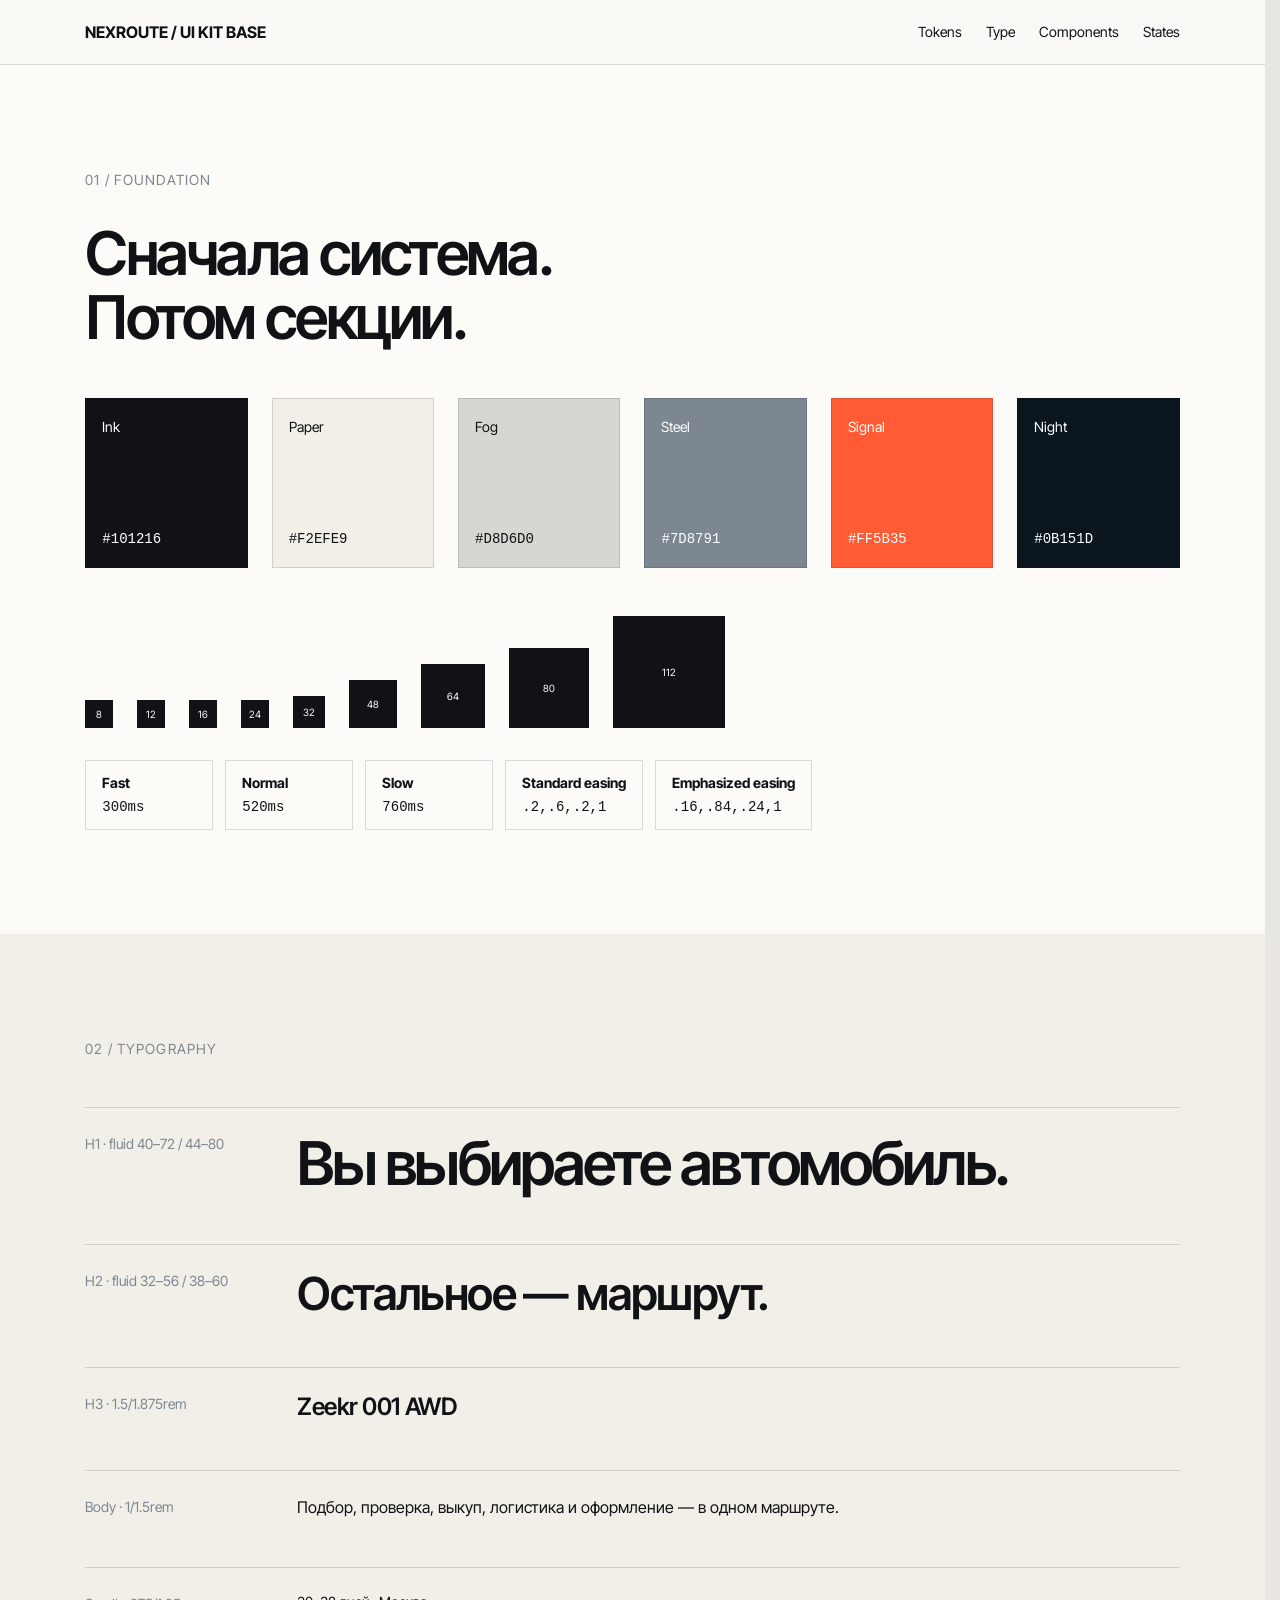
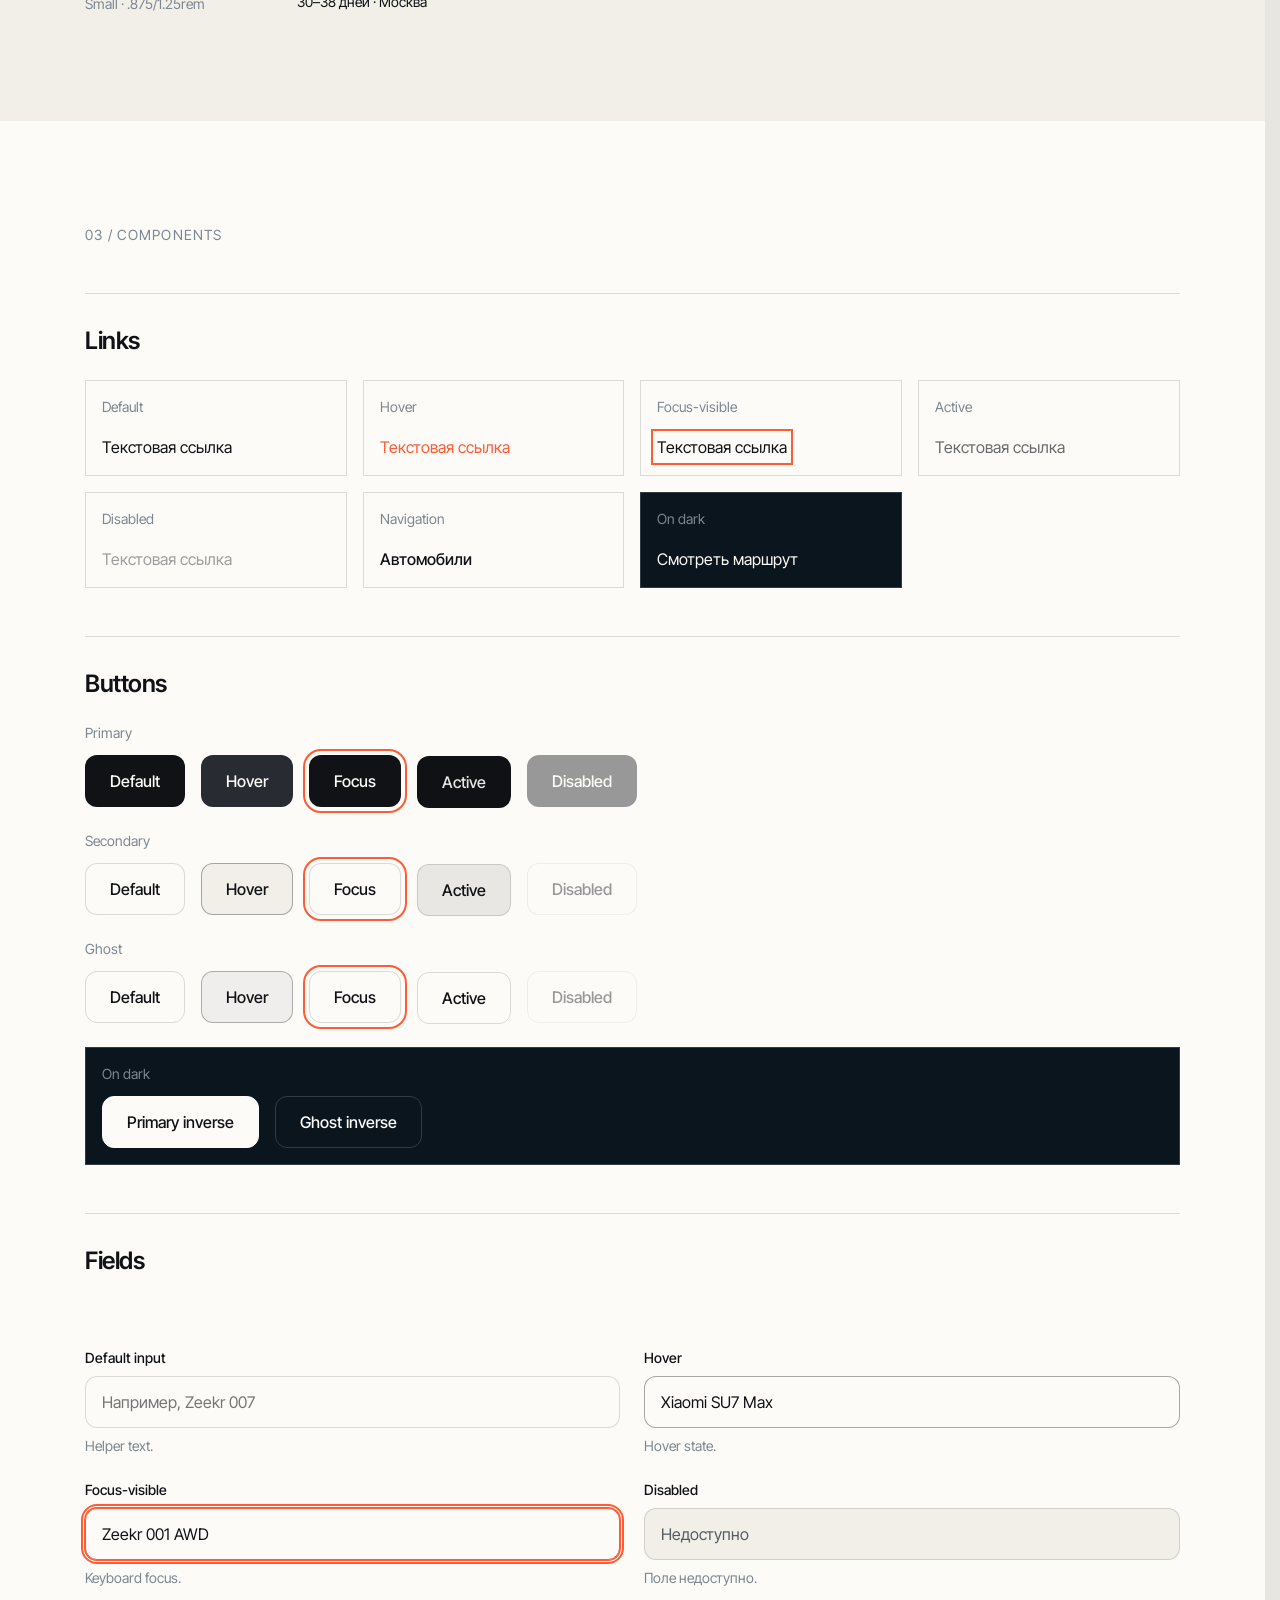
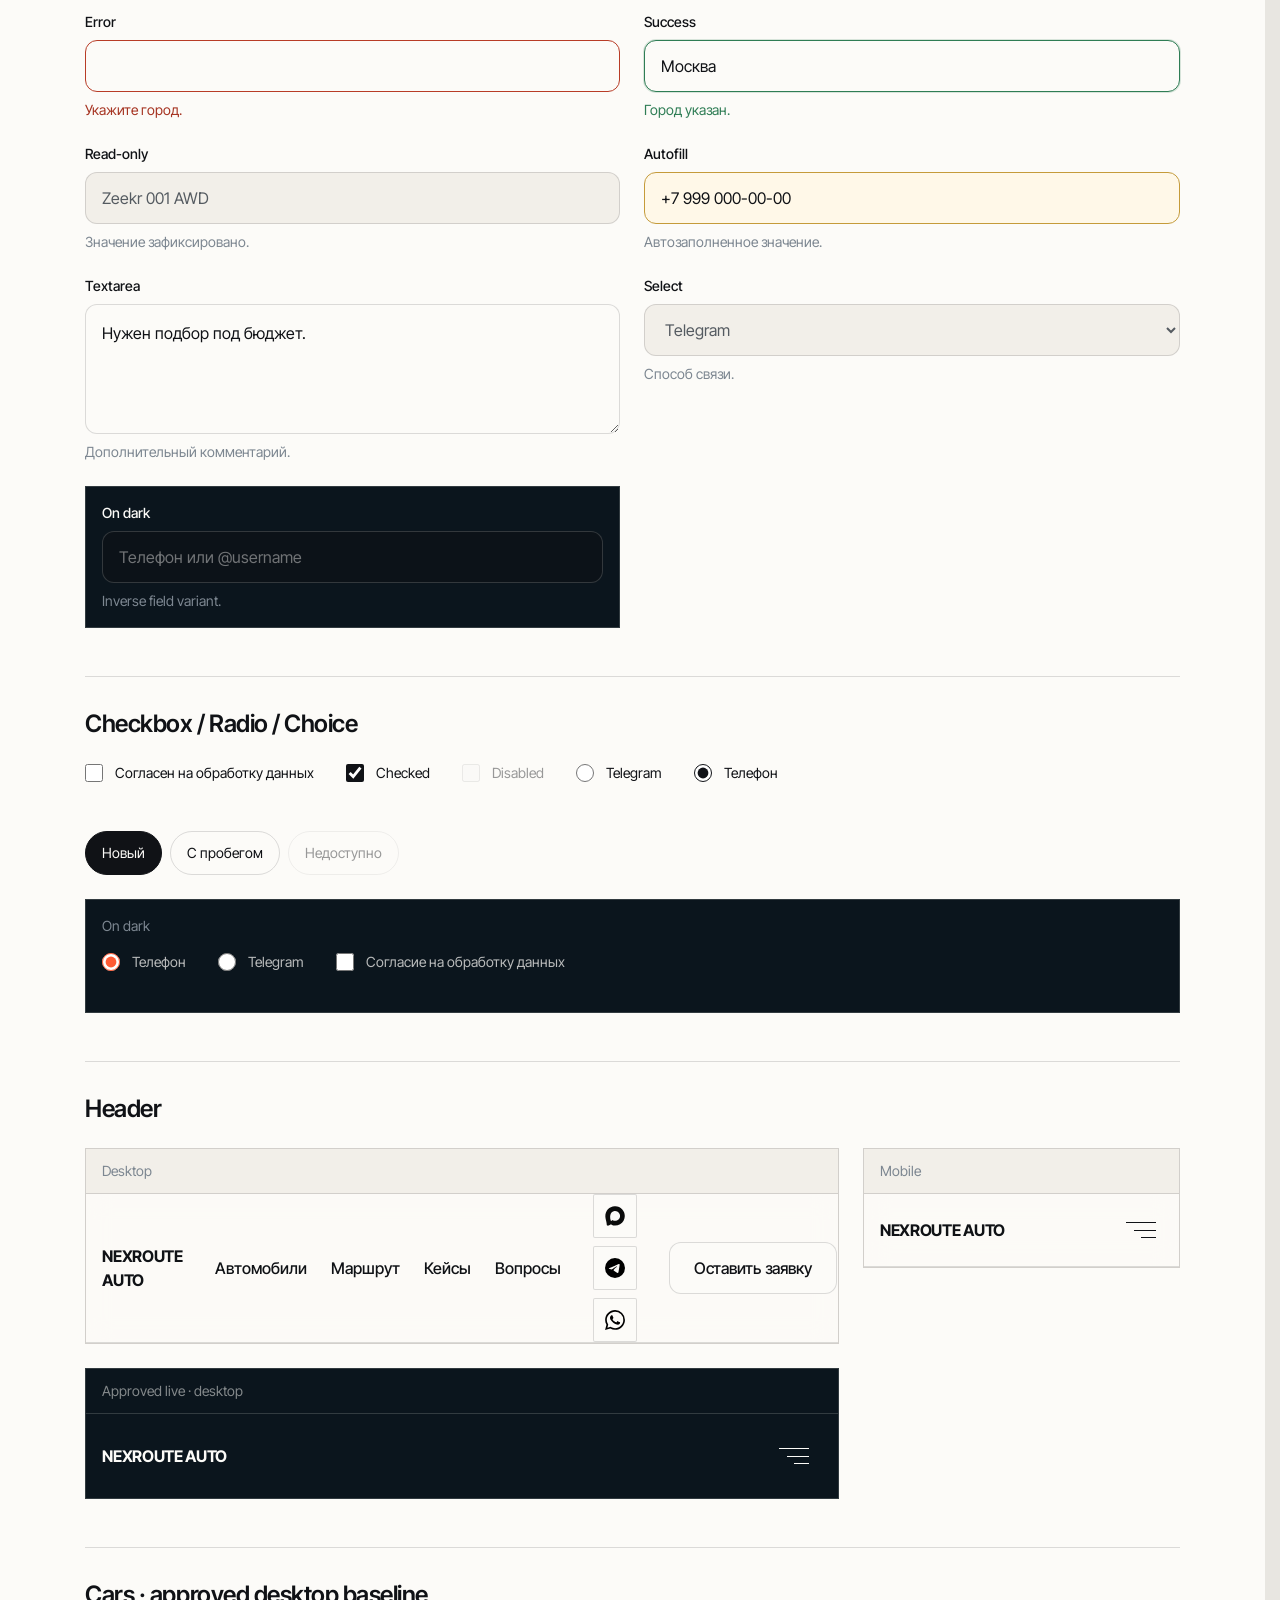
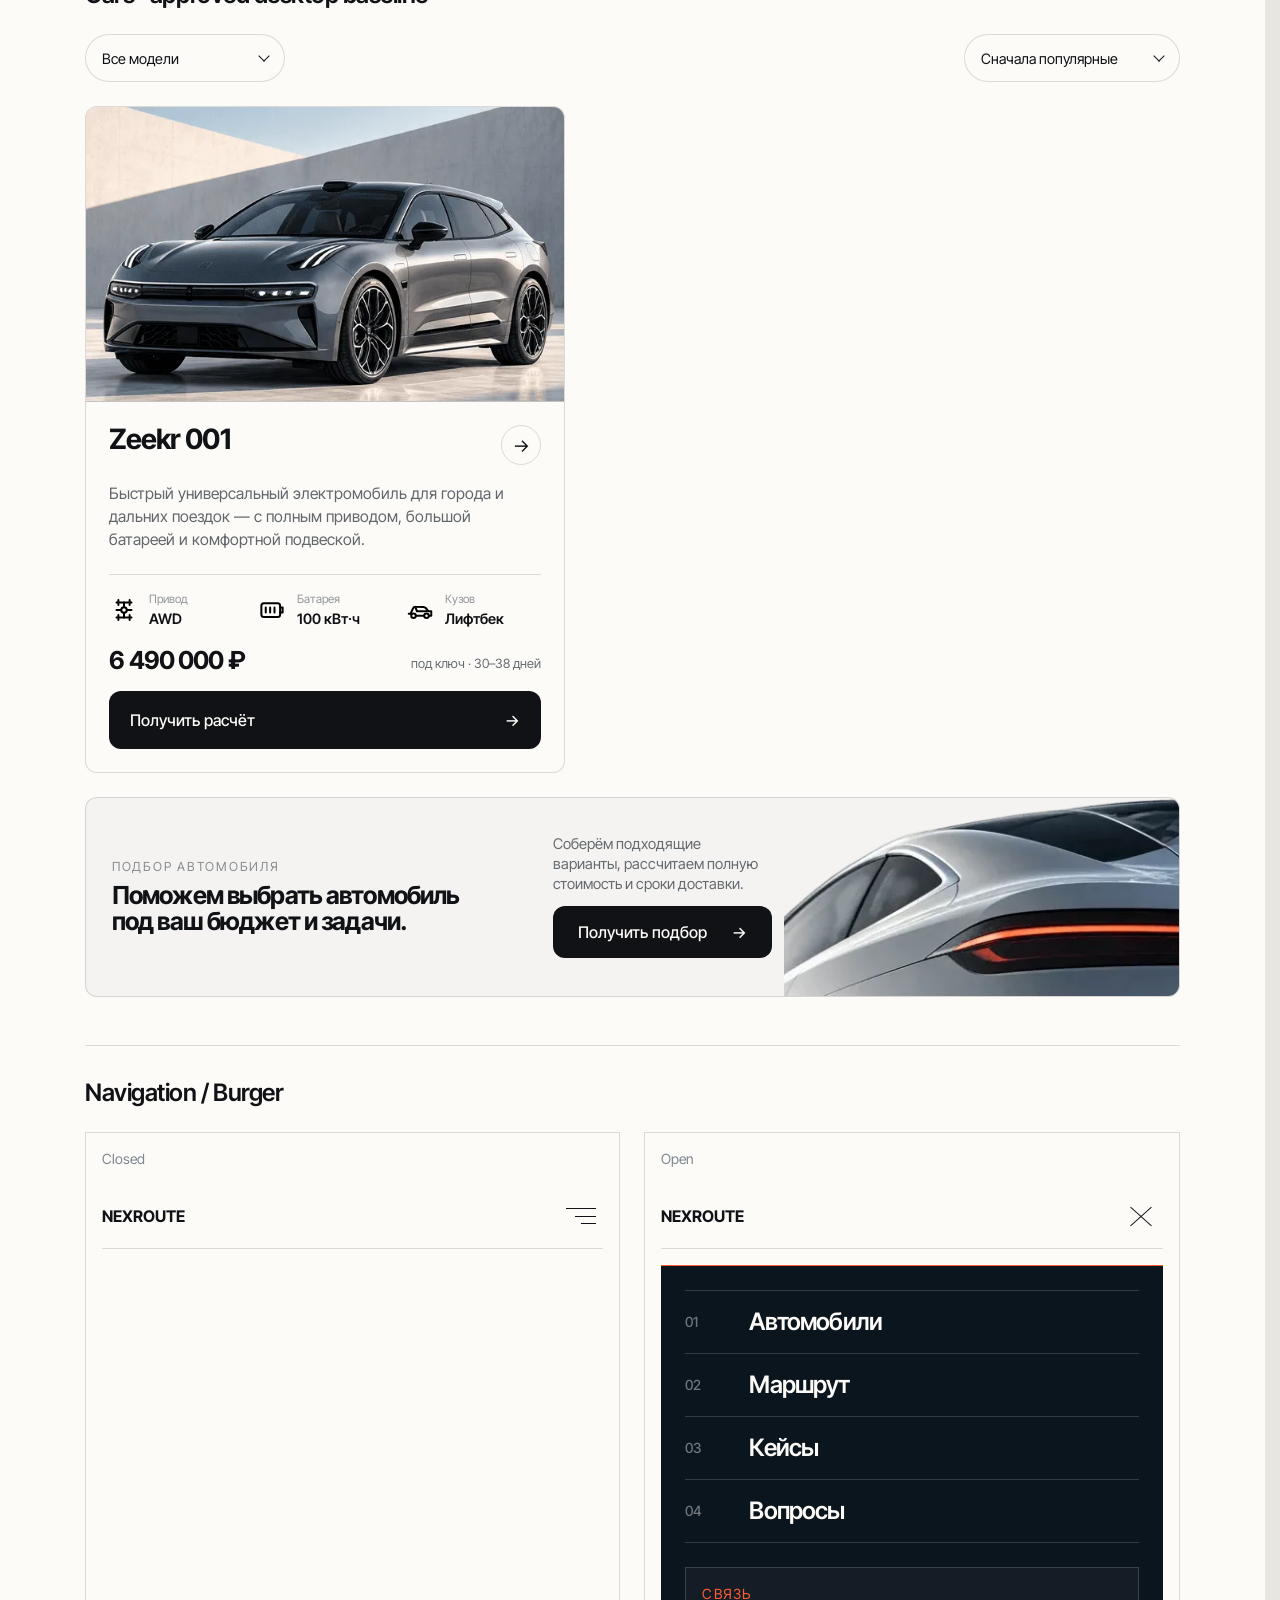
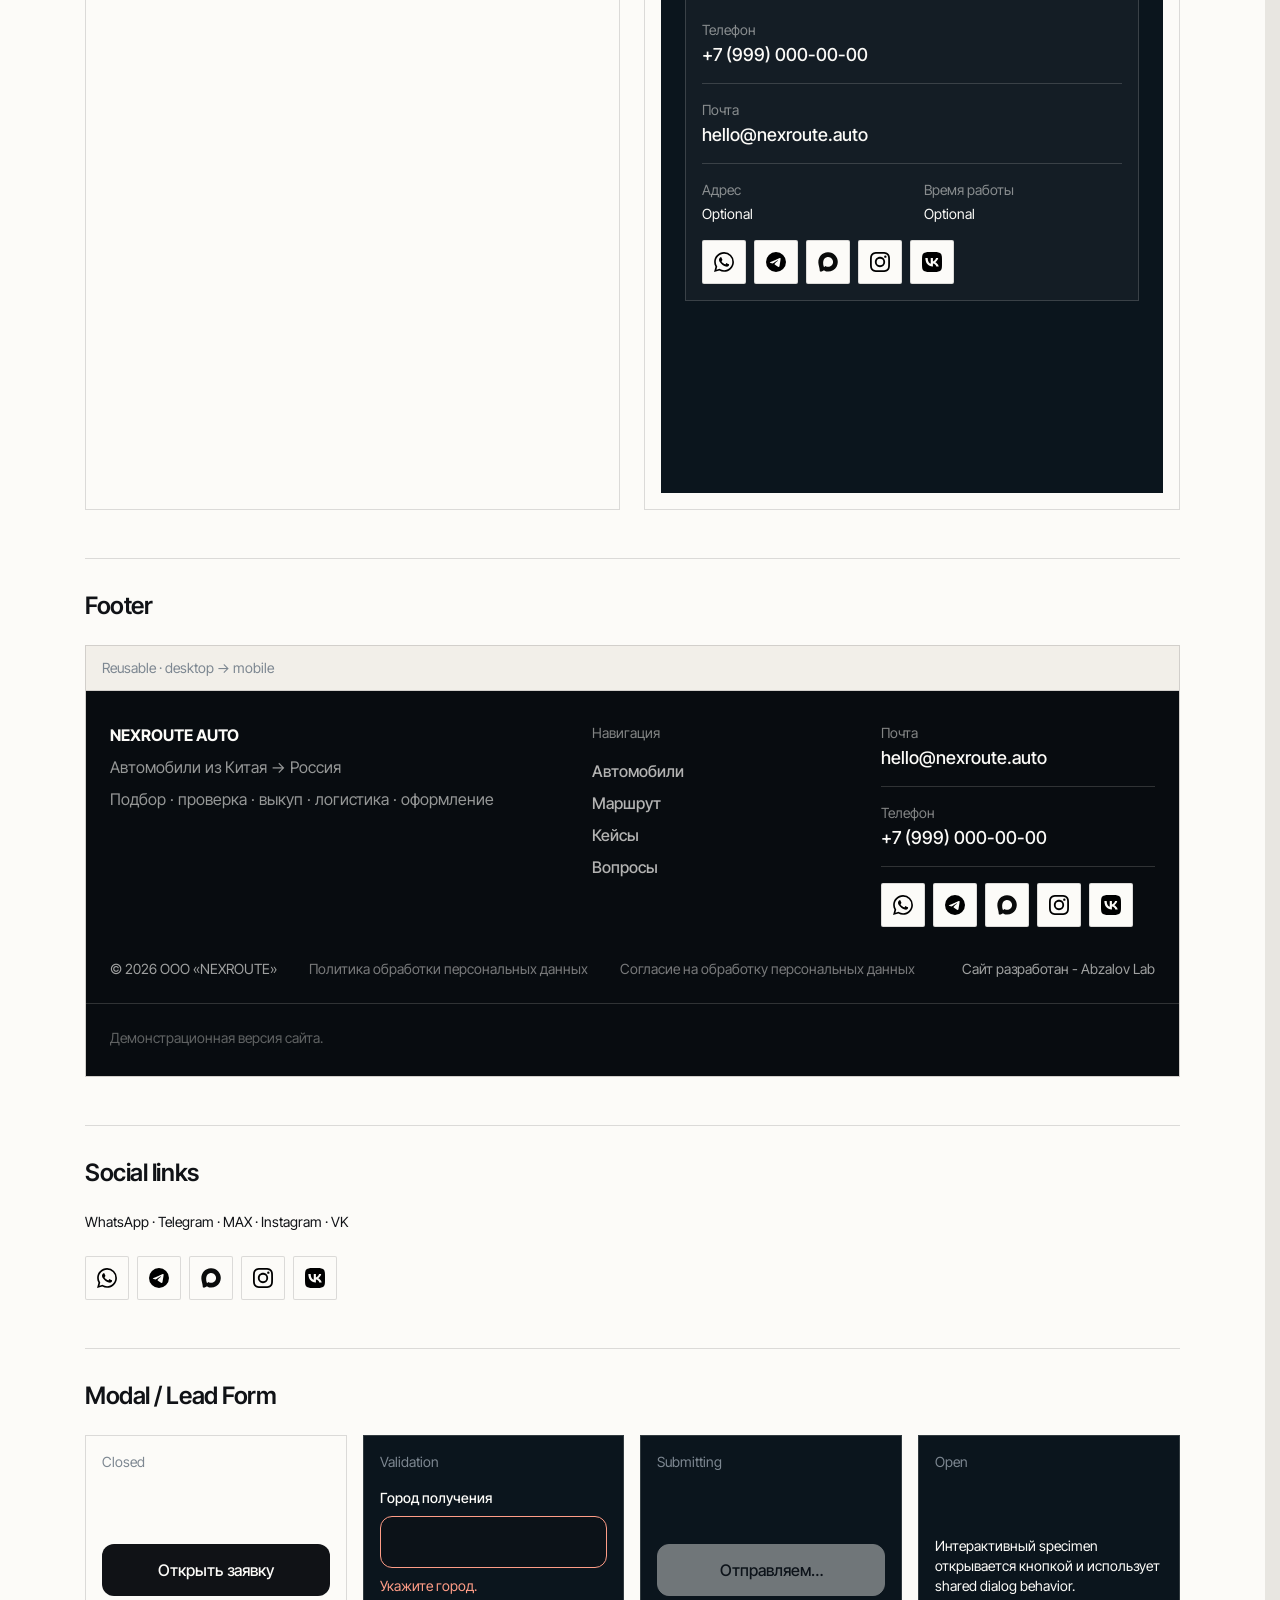
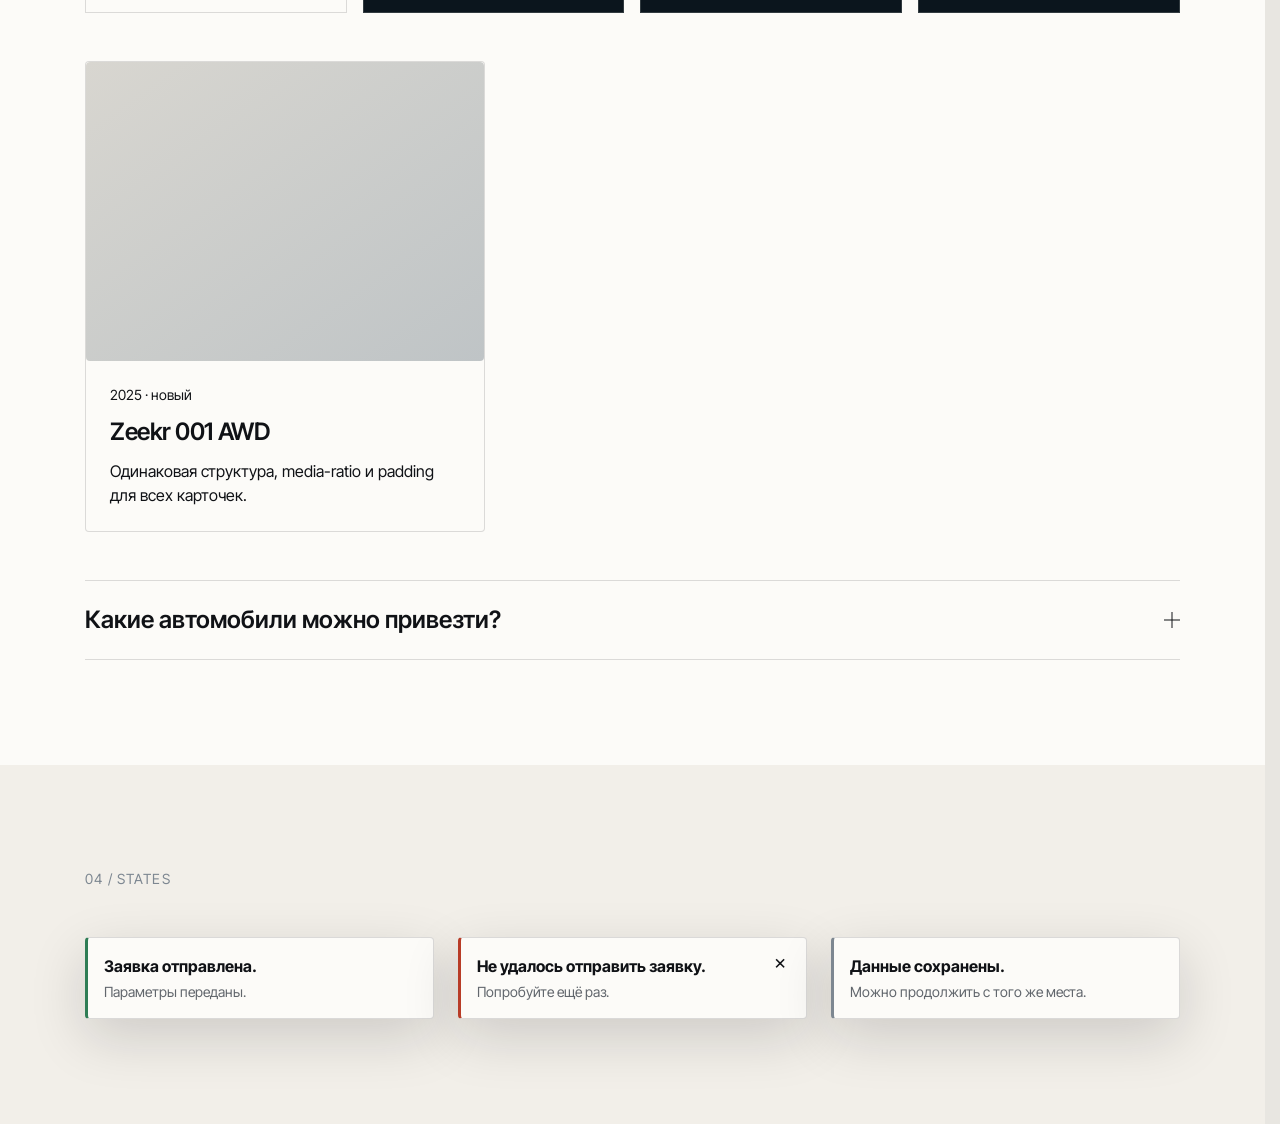
<file: ui-kit/index.html>
<!doctype html>
<html lang="ru">
<head>
  <meta charset="utf-8">
  <meta name="viewport" content="width=device-width,initial-scale=1">
  <title>NEXROUTE — UI Kit Base</title>
  <meta name="description" content="Базовые tokens и компоненты UX-прототипа NEXROUTE">
  <link rel="stylesheet" href="./styles.css">
</head>
<body class="kit-page">
  <header class="kit-header" data-menu>
    <div class="container kit-header__inner">
      <strong>NEXROUTE / UI KIT BASE</strong>
      <nav class="kit-nav" aria-label="UI kit">
        <a href="#tokens">Tokens</a>
        <a href="#type">Type</a>
        <a href="#components">Components</a>
        <a href="#states">States</a>
      </nav>
      <button class="menu-toggle" type="button" aria-expanded="false" aria-controls="kit-mobile-nav" aria-label="Открыть меню" data-menu-toggle>
        <span class="menu-toggle__icon" aria-hidden="true"><i></i><i></i></span>
      </button>
    </div>
    <div class="menu-panel" id="kit-mobile-nav" data-menu-panel hidden>
      <div class="container menu-panel__inner">
        <div class="menu-panel__layout">
          <nav class="menu-panel__nav" aria-label="UI kit mobile">
            <a href="#tokens"><span>01</span>Tokens</a>
            <a href="#type"><span>02</span>Type</a>
            <a href="#components"><span>03</span>Components</a>
            <a href="#states"><span>04</span>States</a>
          </nav>
          <aside class="menu-panel__contact">
            <p class="menu-panel__eyebrow">Component slots</p>
            <div class="menu-panel__contacts contact-list contact-list--inverse">
              <a class="contact-list__link" href="#components"><span class="contact-list__label">Телефон</span><strong>+7 (999) 000-00-00</strong></a>
              <a class="contact-list__link" href="#components"><span class="contact-list__label">Почта</span><strong>hello@nexroute.auto</strong></a>
              
            </div>
            <div class="menu-panel__meta">
              <span><small>Адрес</small>Optional</span>
              <span><small>Время работы</small>Optional</span>
            </div>
            <div class="social-links" aria-label="Соцсети и мессенджеры">
            <a class="social-links__link" href="https://wa.me/79990000000" target="_blank" rel="noopener noreferrer" aria-label="Перейти в WhatsApp" data-tooltip="Перейти в WhatsApp"><img src="./assets/social/whatsapp.svg" alt="" aria-hidden="true"></a>
            <a class="social-links__link" href="https://t.me/nexroute_auto" target="_blank" rel="noopener noreferrer" aria-label="Перейти в Telegram" data-tooltip="Перейти в Telegram"><img src="./assets/social/telegram.svg" alt="" aria-hidden="true"></a>
            <a class="social-links__link" href="https://max.ru/" target="_blank" rel="noopener noreferrer" aria-label="Перейти в MAX" data-tooltip="Перейти в MAX"><img src="./assets/social/max.svg" alt="" aria-hidden="true"></a>
            <a class="social-links__link" href="https://www.instagram.com/" target="_blank" rel="noopener noreferrer" aria-label="Перейти в Instagram" data-tooltip="Перейти в Instagram"><img src="./assets/social/instagram.svg" alt="" aria-hidden="true"></a>
            <a class="social-links__link" href="https://vk.com/" target="_blank" rel="noopener noreferrer" aria-label="Перейти в VK" data-tooltip="Перейти в VK"><img src="./assets/social/vk.svg" alt="" aria-hidden="true"></a>
            </div>
          </aside>
        </div>
      </div>
    </div>
  </header>

  <main>
    <section class="kit-section" id="tokens">
      <div class="container">
        <p class="eyebrow">01 / Foundation</p>
        <h1 class="type-h1">Сначала система.<br>Потом секции.</h1>
        <div class="kit-grid kit-grid--colors">
          <article class="token-swatch token-swatch--ink"><span>Ink</span><code>#101216</code></article>
          <article class="token-swatch token-swatch--paper"><span>Paper</span><code>#F2EFE9</code></article>
          <article class="token-swatch token-swatch--fog"><span>Fog</span><code>#D8D6D0</code></article>
          <article class="token-swatch token-swatch--steel"><span>Steel</span><code>#7D8791</code></article>
          <article class="token-swatch token-swatch--signal"><span>Signal</span><code>#FF5B35</code></article>
          <article class="token-swatch token-swatch--night"><span>Night</span><code>#0B151D</code></article>
        </div>
        <div class="kit-spacing" aria-label="Spacing tokens">
          <span style="--size:var(--space-1)">8</span><span style="--size:var(--space-2)">12</span><span style="--size:var(--space-3)">16</span>
          <span style="--size:var(--space-4)">24</span><span style="--size:var(--space-5)">32</span><span style="--size:var(--space-6)">48</span>
          <span style="--size:var(--space-7)">64</span><span style="--size:var(--space-8)">80</span><span style="--size:var(--space-9)">112</span>
        </div>
        <div class="kit-motion" aria-label="Motion tokens">
          <span><strong>Fast</strong><code>300ms</code></span>
          <span><strong>Normal</strong><code>520ms</code></span>
          <span><strong>Slow</strong><code>760ms</code></span>
          <span><strong>Standard easing</strong><code>.2,.6,.2,1</code></span>
          <span><strong>Emphasized easing</strong><code>.16,.84,.24,1</code></span>
        </div>
      </div>
    </section>

    <section class="kit-section kit-section--paper" id="type">
      <div class="container">
        <p class="eyebrow">02 / Typography</p>
        <div class="kit-type">
          <div><span>H1 · fluid 40–72 / 44–80</span><p class="type-h1">Вы выбираете автомобиль.</p></div>
          <div><span>H2 · fluid 32–56 / 38–60</span><p class="type-h2">Остальное — маршрут.</p></div>
          <div><span>H3 · 1.5/1.875rem</span><p class="type-h3">Zeekr 001 AWD</p></div>
          <div><span>Body · 1/1.5rem</span><p class="type-body">Подбор, проверка, выкуп, логистика и оформление — в одном маршруте.</p></div>
          <div><span>Small · .875/1.25rem</span><p class="type-small">30–38 дней · Москва</p></div>
        </div>
      </div>
    </section>

    <section class="kit-section" id="components">
      <div class="container">
        <p class="eyebrow">03 / Components</p>
        <div class="kit-stack">
          <section class="kit-component-group" aria-labelledby="kit-links">
            <h2 class="type-h3" id="kit-links">Links</h2>
            <div class="kit-state-grid">
              <div class="kit-state"><span class="kit-state__label">Default</span><a class="link" href="#components">Текстовая ссылка</a></div>
              <div class="kit-state"><span class="kit-state__label">Hover</span><a class="link" data-ui-state="hover" href="#components">Текстовая ссылка</a></div>
              <div class="kit-state"><span class="kit-state__label">Focus-visible</span><a class="link" data-ui-state="focus" href="#components">Текстовая ссылка</a></div>
              <div class="kit-state"><span class="kit-state__label">Active</span><a class="link" data-ui-state="active" href="#components">Текстовая ссылка</a></div>
              <div class="kit-state"><span class="kit-state__label">Disabled</span><a class="link" aria-disabled="true">Текстовая ссылка</a></div>
              <div class="kit-state"><span class="kit-state__label">Navigation</span><a class="link link--nav" href="#components">Автомобили</a></div>
              <div class="kit-state kit-state--dark"><span class="kit-state__label">On dark</span><a class="link link--inverse" href="#components">Смотреть маршрут</a></div>
            </div>
          </section>

          <section class="kit-component-group" aria-labelledby="kit-buttons">
            <h2 class="type-h3" id="kit-buttons">Buttons</h2>
            <div class="kit-button-spec">
              <span class="kit-state__label">Primary</span>
              <div class="kit-row">
                <button class="button button--primary" type="button">Default</button>
                <button class="button button--primary" data-ui-state="hover" type="button">Hover</button>
                <button class="button button--primary" data-ui-state="focus" type="button">Focus</button>
                <button class="button button--primary" data-ui-state="active" type="button">Active</button>
                <button class="button button--primary" type="button" disabled>Disabled</button>
              </div>
            </div>
            <div class="kit-button-spec">
              <span class="kit-state__label">Secondary</span>
              <div class="kit-row">
                <button class="button button--secondary" type="button">Default</button>
                <button class="button button--secondary" data-ui-state="hover" type="button">Hover</button>
                <button class="button button--secondary" data-ui-state="focus" type="button">Focus</button>
                <button class="button button--secondary" data-ui-state="active" type="button">Active</button>
                <button class="button button--secondary" type="button" disabled>Disabled</button>
              </div>
            </div>
            <div class="kit-button-spec">
              <span class="kit-state__label">Ghost</span>
              <div class="kit-row">
                <button class="button button--ghost" type="button">Default</button>
                <button class="button button--ghost" data-ui-state="hover" type="button">Hover</button>
                <button class="button button--ghost" data-ui-state="focus" type="button">Focus</button>
                <button class="button button--ghost" data-ui-state="active" type="button">Active</button>
                <button class="button button--ghost" type="button" disabled>Disabled</button>
              </div>
            </div>
            <div class="kit-button-spec kit-state kit-state--dark">
              <span class="kit-state__label">On dark</span>
              <div class="kit-row">
                <button class="button button--primary button--inverse" type="button">Primary inverse</button>
                <button class="button button--ghost button--inverse" type="button">Ghost inverse</button>
              </div>
            </div>
          </section>

          <section class="kit-component-group" aria-labelledby="kit-fields">
            <h2 class="type-h3" id="kit-fields">Fields</h2>
            <div class="kit-grid kit-grid--two">
              <label class="field" data-field>
                <span class="field__label">Default input</span>
                <input class="field__control" type="text" placeholder="Например, Zeekr 007">
                <small class="field__message" data-field-message>Helper text.</small>
              </label>
              <label class="field" data-field data-ui-state="hover">
                <span class="field__label">Hover</span>
                <input class="field__control" type="text" value="Xiaomi SU7 Max">
                <small class="field__message" data-field-message>Hover state.</small>
              </label>
              <label class="field" data-field data-ui-state="focus">
                <span class="field__label">Focus-visible</span>
                <input class="field__control" type="text" value="Zeekr 001 AWD">
                <small class="field__message" data-field-message>Keyboard focus.</small>
              </label>
              <label class="field" data-field>
                <span class="field__label">Disabled</span>
                <input class="field__control" type="text" value="Недоступно" disabled>
                <small class="field__message" data-field-message>Поле недоступно.</small>
              </label>
              <label class="field field--error" data-field>
                <span class="field__label">Error</span>
                <input class="field__control" type="text" aria-invalid="true">
                <small class="field__message" data-field-message>Укажите город.</small>
              </label>
              <label class="field field--success" data-field>
                <span class="field__label">Success</span>
                <input class="field__control" type="text" value="Москва">
                <small class="field__message" data-field-message>Город указан.</small>
              </label>
              <label class="field" data-field>
                <span class="field__label">Read-only</span>
                <input class="field__control" type="text" value="Zeekr 001 AWD" readonly>
                <small class="field__message" data-field-message>Значение зафиксировано.</small>
              </label>
              <label class="field field--autofill" data-field>
                <span class="field__label">Autofill</span>
                <input class="field__control" type="tel" value="+7 999 000-00-00" autocomplete="tel">
                <small class="field__message" data-field-message>Автозаполненное значение.</small>
              </label>
              <label class="field" data-field>
                <span class="field__label">Textarea</span>
                <textarea class="field__control field__control--textarea" rows="4">Нужен подбор под бюджет.</textarea>
                <small class="field__message" data-field-message>Дополнительный комментарий.</small>
              </label>
              <label class="field" data-field>
                <span class="field__label">Select</span>
                <select class="field__control">
                  <option>Telegram</option>
                  <option>Телефон</option>
                </select>
                <small class="field__message" data-field-message>Способ связи.</small>
              </label>
              <div class="kit-state kit-state--dark">
                <label class="field field--inverse" data-field>
                  <span class="field__label">On dark</span>
                  <input class="field__control" type="text" placeholder="Телефон или @username">
                  <small class="field__message" data-field-message>Inverse field variant.</small>
                </label>
              </div>
            </div>
          </section>

          <section class="kit-component-group" aria-labelledby="kit-selection">
            <h2 class="type-h3" id="kit-selection">Checkbox / Radio / Choice</h2>
            <div class="kit-selection-grid">
              <label class="selection-control"><input type="checkbox"><span>Согласен на обработку данных</span></label>
              <label class="selection-control"><input type="checkbox" checked><span>Checked</span></label>
              <label class="selection-control"><input type="checkbox" disabled><span>Disabled</span></label>
              <label class="selection-control"><input type="radio" name="kit-radio"><span>Telegram</span></label>
              <label class="selection-control"><input type="radio" name="kit-radio" checked><span>Телефон</span></label>
            </div>
            <div class="choice-group" aria-label="Состояние автомобиля">
              <button class="choice-chip choice-chip--selected" type="button" aria-pressed="true">Новый</button>
              <button class="choice-chip" type="button" aria-pressed="false">С пробегом</button>
              <button class="choice-chip" type="button" disabled>Недоступно</button>
            </div>
            <div class="kit-state kit-state--dark">
              <span class="kit-state__label">On dark</span>
              <div class="kit-selection-grid">
                <label class="selection-control selection-control--inverse"><input type="radio" name="kit-radio-dark" checked><span>Телефон</span></label>
                <label class="selection-control selection-control--inverse"><input type="radio" name="kit-radio-dark"><span>Telegram</span></label>
                <label class="selection-control selection-control--inverse"><input type="checkbox"><span>Согласие на обработку данных</span></label>
              </div>
            </div>
          </section>

          <section class="kit-component-group" aria-labelledby="kit-header-component">
            <h2 class="type-h3" id="kit-header-component">Header</h2>
            <div class="kit-header-specimens">
              <article class="header-specimen header-specimen--desktop">
                <span class="header-specimen__label">Desktop</span>
                <header class="site-header site-header--specimen">
                  <div class="site-header__inner">
                    <a class="site-header__brand" href="#components">NEXROUTE AUTO</a>
                    <nav class="site-header__nav" aria-label="Пример desktop navigation">
                      <a class="link link--nav" href="#components">Автомобили</a>
                      <a class="link link--nav" href="#components">Маршрут</a>
                      <a class="link link--nav" href="#components">Кейсы</a>
                      <a class="link link--nav" href="#components">Вопросы</a>
                    </nav>
                    <div class="site-header__social social-links" aria-label="Мессенджеры">
                      <a class="social-links__link" href="https://max.ru/" target="_blank" rel="noopener noreferrer" aria-label="Перейти в MAX" data-tooltip="Перейти в MAX"><img src="./assets/social/max.svg" alt="" aria-hidden="true"></a>
                      <a class="social-links__link" href="https://t.me/nexroute_auto" target="_blank" rel="noopener noreferrer" aria-label="Перейти в Telegram" data-tooltip="Перейти в Telegram"><img src="./assets/social/telegram.svg" alt="" aria-hidden="true"></a>
                      <a class="social-links__link" href="https://wa.me/79990000000" target="_blank" rel="noopener noreferrer" aria-label="Перейти в WhatsApp" data-tooltip="Перейти в WhatsApp"><img src="./assets/social/whatsapp.svg" alt="" aria-hidden="true"></a>
                    </div>
                    <a class="button button--secondary site-header__cta" href="#components">Оставить заявку</a>
                    <button class="menu-toggle" type="button" aria-expanded="false" aria-label="Открыть меню">
                      <span class="menu-toggle__icon" aria-hidden="true"><i></i><i></i></span>
                    </button>
                  </div>
                </header>
              </article>
              <article class="header-specimen header-specimen--mobile">
                <span class="header-specimen__label">Mobile</span>
                <header class="site-header site-header--specimen">
                  <div class="site-header__inner">
                    <a class="site-header__brand" href="#components">NEXROUTE AUTO</a>
                    <nav class="site-header__nav" aria-label="Пример mobile navigation">
                      <a class="link link--nav" href="#components">Автомобили</a>
                    </nav>
                    <a class="button button--secondary site-header__cta" href="#components">Оставить заявку</a>
                    <button class="menu-toggle" type="button" aria-expanded="false" aria-label="Открыть меню">
                      <span class="menu-toggle__icon" aria-hidden="true"><i></i><i></i></span>
                    </button>
                  </div>
                </header>
              </article>

              <article class="header-specimen header-specimen--live">
                <span class="header-specimen__label">Approved live · desktop</span>
                <header class="site-header site-header--inverse site-header--burger site-header--specimen">
                  <div class="site-header__inner">
                    <a class="site-header__brand" href="#components">NEXROUTE AUTO</a>
                    <button class="menu-toggle" type="button" aria-expanded="false" aria-label="Открыть меню">
                      <span class="menu-toggle__icon" aria-hidden="true"><i></i><i></i></span>
                    </button>
                  </div>
                </header>
              </article>
            </div>
          </section>


          <section class="kit-component-group" aria-labelledby="kit-live-cars">
            <h2 class="type-h3" id="kit-live-cars">Cars · approved desktop baseline</h2>
            <div class="kit-live-catalog" data-cars-catalog>
              <div class="kit-live-catalog__controls">
                <div class="cars__filter-select" data-car-filter-select>
                  <button class="cars__filter-trigger" type="button" aria-haspopup="listbox" aria-expanded="false" aria-controls="kit-cars-filter-options" data-car-filter-trigger>
                    <span data-car-filter-label>Все модели</span><span class="cars__filter-chevron" aria-hidden="true"></span>
                  </button>
                  <div class="cars__filter-menu" id="kit-cars-filter-options" role="listbox" aria-label="Фильтр автомобилей" data-car-filter-menu hidden>
                    <button class="cars__filter-option cars__filter-option--active" type="button" role="option" aria-selected="true" data-car-filter="all">Все модели</button>
                    <button class="cars__filter-option" type="button" role="option" aria-selected="false" data-car-filter="electric">Электромобили</button>
                  </div>
                </div>
                <div class="cars__sort" data-car-sort>
                  <button class="cars__sort-trigger" type="button" aria-haspopup="listbox" aria-expanded="false" aria-controls="kit-cars-sort-options" data-car-sort-trigger>
                    <span data-car-sort-label>Сначала популярные</span><span class="cars__sort-chevron" aria-hidden="true"></span>
                  </button>
                  <div class="cars__sort-menu" id="kit-cars-sort-options" role="listbox" aria-label="Сортировка автомобилей" data-car-sort-menu hidden>
                    <button class="cars__sort-option cars__sort-option--active" type="button" role="option" aria-selected="true" data-car-sort-option="popular">Сначала популярные</button>
                    <button class="cars__sort-option" type="button" role="option" aria-selected="false" data-car-sort-option="price-asc">Сначала дешевле</button>
                    <button class="cars__sort-option" type="button" role="option" aria-selected="false" data-car-sort-option="price-desc">Сначала дороже</button>
                    <button class="cars__sort-option" type="button" role="option" aria-selected="false" data-car-sort-option="delivery">По сроку доставки</button>
                  </div>
                </div>
              </div>
              <div class="kit-live-catalog__grid" data-car-grid>
                <article class="car-card car-card--catalog" data-car-card data-category="electric liftback" data-price="6490000" data-delivery="30" data-order="1">
                  <div class="car-card__media"><img src="../live/assets/hero/cars/zeekr-001.webp" alt="Zeekr 001" loading="lazy" decoding="async"></div>
                  <div class="car-card__content">
                    <div class="car-card__heading"><div><h3 class="car-card__title">Zeekr 001</h3></div><span class="car-card__arrow" aria-hidden="true">→</span></div>
                    <p class="car-card__description">Быстрый универсальный электромобиль для города и дальних поездок — с полным приводом, большой батареей и комфортной подвеской.</p>
                    <dl class="car-card__specs">
                      <div class="car-card__spec"><span class="car-card__spec-icon" aria-hidden="true"><img src="../live/assets/icons/specs/drivetrain.svg" alt=""></span><div><dt>Привод</dt><dd>AWD</dd></div></div>
                      <div class="car-card__spec"><span class="car-card__spec-icon" aria-hidden="true"><img src="../live/assets/icons/specs/battery.svg" alt=""></span><div><dt>Батарея</dt><dd>100 кВт·ч</dd></div></div>
                      <div class="car-card__spec"><span class="car-card__spec-icon" aria-hidden="true"><img src="../live/assets/icons/specs/body.svg" alt=""></span><div><dt>Кузов</dt><dd>Лифтбек</dd></div></div>
                    </dl>
                    <div class="car-card__price"><strong>6 490 000 ₽</strong><span>под ключ · 30–38 дней</span></div>
                    <button class="button button--primary car-card__cta" type="button">Получить расчёт <span aria-hidden="true">→</span></button>
                  </div>
                </article>
              </div>
              <aside class="cars-pick" aria-label="Подбор автомобиля">
                <div class="cars-pick__copy"><p class="cars-pick__eyebrow">Подбор автомобиля</p><h3>Поможем выбрать автомобиль под ваш бюджет и задачи.</h3></div>
                <div class="cars-pick__action"><p>Соберём подходящие варианты, рассчитаем полную стоимость и сроки доставки.</p><button class="button button--primary cars-pick__button" type="button">Получить подбор <span aria-hidden="true">→</span></button></div>
                <div class="cars-pick__media" aria-hidden="true"><img src="../live/assets/hero/cars/cta-cars-tiny.webp" alt="" loading="lazy" decoding="async"></div>
              </aside>
            </div>
          </section>

          <section class="kit-component-group" aria-labelledby="kit-navigation">
            <h2 class="type-h3" id="kit-navigation">Navigation / Burger</h2>
            <div class="kit-menu-specimens">
              <article class="menu-specimen">
                <span class="kit-state__label">Closed</span>
                <div class="menu-specimen__header">
                  <strong>NEXROUTE</strong>
                  <button class="menu-toggle menu-toggle--specimen" type="button" aria-expanded="false" aria-label="Открыть меню">
                    <span class="menu-toggle__icon" aria-hidden="true"><i></i><i></i></span>
                  </button>
                </div>
              </article>
              <article class="menu-specimen">
                <span class="kit-state__label">Open</span>
                <div class="menu-specimen__header">
                  <strong>NEXROUTE</strong>
                  <button class="menu-toggle menu-toggle--specimen" type="button" aria-expanded="true" aria-label="Закрыть меню">
                    <span class="menu-toggle__icon" aria-hidden="true"><i></i><i></i></span>
                  </button>
                </div>
                <div class="menu-panel menu-panel--specimen">
                  <div class="menu-panel__inner">
                    <div class="menu-panel__layout">
                      <nav class="menu-panel__nav" aria-label="Пример открытого меню">
                        <a href="#components"><span>01</span>Автомобили</a>
                        <a href="#components"><span>02</span>Маршрут</a>
                        <a href="#components"><span>03</span>Кейсы</a>
                        <a href="#components"><span>04</span>Вопросы</a>
                      </nav>
                      <aside class="menu-panel__contact">
                        <p class="menu-panel__eyebrow">Связь</p>
                        <div class="menu-panel__contacts contact-list contact-list--inverse">
                          <a class="contact-list__link" href="#components"><span class="contact-list__label">Телефон</span><strong>+7 (999) 000-00-00</strong></a>
                          <a class="contact-list__link" href="#components"><span class="contact-list__label">Почта</span><strong>hello@nexroute.auto</strong></a>
                          
                        </div>
                        <div class="menu-panel__meta">
                          <span><small>Адрес</small>Optional</span>
                          <span><small>Время работы</small>Optional</span>
                        </div>
                        <div class="social-links" aria-label="Соцсети и мессенджеры">
                        <a class="social-links__link" href="https://wa.me/79990000000" target="_blank" rel="noopener noreferrer" aria-label="Перейти в WhatsApp" data-tooltip="Перейти в WhatsApp"><img src="./assets/social/whatsapp.svg" alt="" aria-hidden="true"></a>
                        <a class="social-links__link" href="https://t.me/nexroute_auto" target="_blank" rel="noopener noreferrer" aria-label="Перейти в Telegram" data-tooltip="Перейти в Telegram"><img src="./assets/social/telegram.svg" alt="" aria-hidden="true"></a>
                        <a class="social-links__link" href="https://max.ru/" target="_blank" rel="noopener noreferrer" aria-label="Перейти в MAX" data-tooltip="Перейти в MAX"><img src="./assets/social/max.svg" alt="" aria-hidden="true"></a>
                        <a class="social-links__link" href="https://www.instagram.com/" target="_blank" rel="noopener noreferrer" aria-label="Перейти в Instagram" data-tooltip="Перейти в Instagram"><img src="./assets/social/instagram.svg" alt="" aria-hidden="true"></a>
                        <a class="social-links__link" href="https://vk.com/" target="_blank" rel="noopener noreferrer" aria-label="Перейти в VK" data-tooltip="Перейти в VK"><img src="./assets/social/vk.svg" alt="" aria-hidden="true"></a>
                        </div>
                      </aside>
                    </div>
                  </div>
                </div>
              </article>
            </div>
          </section>

          <section class="kit-component-group" aria-labelledby="kit-footer-component">
            <h2 class="type-h3" id="kit-footer-component">Footer</h2>
            <article class="footer-specimen">
              <span class="footer-specimen__label">Reusable · desktop → mobile</span>
              <footer class="site-footer site-footer--specimen">
                <div class="container site-footer__grid">
                  <div class="site-footer__brand"><strong>NEXROUTE AUTO</strong><p>Автомобили из Китая → Россия</p><p>Подбор · проверка · выкуп · логистика · оформление</p></div>
                  <nav class="site-footer__nav" aria-label="Пример навигации в подвале">
                    <span class="site-footer__nav-title">Навигация</span>
                    <a class="link link--nav link--inverse" href="#components">Автомобили</a>
                    <a class="link link--nav link--inverse" href="#components">Маршрут</a>
                    <a class="link link--nav link--inverse" href="#components">Кейсы</a>
                    <a class="link link--nav link--inverse" href="#components">Вопросы</a>
                  </nav>
                  <div class="site-footer__contacts contact-list contact-list--inverse">
                    <a class="contact-list__link site-footer__contact-link" href="mailto:hello@nexroute.auto"><span class="contact-list__label">Почта</span><strong>hello@nexroute.auto</strong></a>
                    <a class="contact-list__link site-footer__contact-link" href="#components"><span class="contact-list__label">Телефон</span><strong>+7 (999) 000-00-00</strong></a>
                    <div class="social-links" aria-label="Соцсети и мессенджеры">
                    <a class="social-links__link" href="https://wa.me/79990000000" target="_blank" rel="noopener noreferrer" aria-label="Перейти в WhatsApp" data-tooltip="Перейти в WhatsApp"><img src="./assets/social/whatsapp.svg" alt="" aria-hidden="true"></a>
                    <a class="social-links__link" href="https://t.me/nexroute_auto" target="_blank" rel="noopener noreferrer" aria-label="Перейти в Telegram" data-tooltip="Перейти в Telegram"><img src="./assets/social/telegram.svg" alt="" aria-hidden="true"></a>
                    <a class="social-links__link" href="https://max.ru/" target="_blank" rel="noopener noreferrer" aria-label="Перейти в MAX" data-tooltip="Перейти в MAX"><img src="./assets/social/max.svg" alt="" aria-hidden="true"></a>
                    <a class="social-links__link" href="https://www.instagram.com/" target="_blank" rel="noopener noreferrer" aria-label="Перейти в Instagram" data-tooltip="Перейти в Instagram"><img src="./assets/social/instagram.svg" alt="" aria-hidden="true"></a>
                    <a class="social-links__link" href="https://vk.com/" target="_blank" rel="noopener noreferrer" aria-label="Перейти в VK" data-tooltip="Перейти в VK"><img src="./assets/social/vk.svg" alt="" aria-hidden="true"></a>
                    </div>
                  </div>
                </div>
                <div class="container site-footer__legal"><span class="site-footer__copyright">© 2026 ООО «NEXROUTE»</span><a class="link link--inverse site-footer__legal-link" id="privacy-policy" href="#privacy-policy">Политика обработки персональных данных</a><a class="link link--inverse site-footer__legal-link" id="personal-data-consent" href="#personal-data-consent">Согласие на обработку персональных данных</a><span class="site-footer__credit">Сайт разработан - <a class="link link--inverse site-footer__credit-link" href="https://limitlesscreators.ru">Abzalov Lab</a></span></div>
                <div class="container site-footer__demo">Демонстрационная версия сайта.</div>
              </footer>
            </article>
          </section>

          <section class="kit-component-group" aria-labelledby="kit-social-links">
            <h2 class="type-h3" id="kit-social-links">Social links</h2>
            <p class="type-small">WhatsApp · Telegram · MAX · Instagram · VK</p>
            <div class="social-links" aria-label="Соцсети и мессенджеры">
              <a class="social-links__link" href="https://wa.me/79990000000" target="_blank" rel="noopener noreferrer" aria-label="Перейти в WhatsApp" data-tooltip="Перейти в WhatsApp"><img src="./assets/social/whatsapp.svg" alt="" aria-hidden="true"></a>
              <a class="social-links__link" href="https://t.me/nexroute_auto" target="_blank" rel="noopener noreferrer" aria-label="Перейти в Telegram" data-tooltip="Перейти в Telegram"><img src="./assets/social/telegram.svg" alt="" aria-hidden="true"></a>
              <a class="social-links__link" href="https://max.ru/" target="_blank" rel="noopener noreferrer" aria-label="Перейти в MAX" data-tooltip="Перейти в MAX"><img src="./assets/social/max.svg" alt="" aria-hidden="true"></a>
              <a class="social-links__link" href="https://www.instagram.com/" target="_blank" rel="noopener noreferrer" aria-label="Перейти в Instagram" data-tooltip="Перейти в Instagram"><img src="./assets/social/instagram.svg" alt="" aria-hidden="true"></a>
              <a class="social-links__link" href="https://vk.com/" target="_blank" rel="noopener noreferrer" aria-label="Перейти в VK" data-tooltip="Перейти в VK"><img src="./assets/social/vk.svg" alt="" aria-hidden="true"></a>
            </div>
          </section>

          <section class="kit-component-group" aria-labelledby="kit-modal-component">
            <h2 class="type-h3" id="kit-modal-component">Modal / Lead Form</h2>
            <div class="kit-state-grid">
              <article class="kit-state">
                <span class="kit-state__label">Closed</span>
                <button class="button button--primary" type="button" data-modal-open="kit-lead-modal">Открыть заявку</button>
              </article>
              <article class="kit-state kit-state--dark">
                <span class="kit-state__label">Validation</span>
                <label class="field field--inverse field--error" data-field>
                  <span class="field__label">Город получения</span>
                  <input class="field__control" aria-invalid="true">
                  <small class="field__message" data-field-message>Укажите город.</small>
                </label>
              </article>
              <article class="kit-state kit-state--dark">
                <span class="kit-state__label">Submitting</span>
                <button class="button button--primary button--inverse" type="button" disabled>Отправляем…</button>
              </article>
              <article class="kit-state kit-state--dark">
                <span class="kit-state__label">Open</span>
                <p class="type-small">Интерактивный specimen открывается кнопкой и использует shared dialog behavior.</p>
              </article>
            </div>
          </section>

          <article class="surface-card">
            <div class="media-frame media-frame--car" aria-hidden="true"></div>
            <div class="surface-card__body">
              <p class="type-small">2025 · новый</p>
              <h2 class="type-h3">Zeekr 001 AWD</h2>
              <p>Одинаковая структура, media-ratio и padding для всех карточек.</p>
            </div>
          </article>

          <details class="accordion" data-accordion>
            <summary class="accordion__trigger" data-accordion-trigger>Какие автомобили можно привезти?</summary>
            <div class="accordion__content" data-accordion-content><p>Любую доступную марку или модель; витрина не является закрытым каталогом.</p></div>
          </details>
        </div>
      </div>
    </section>

    <section class="kit-section kit-section--paper" id="states">
      <div class="container">
        <p class="eyebrow">04 / States</p>
        <div class="kit-grid kit-grid--three">
          <article class="toast toast--success" data-toast-item role="status"><strong>Заявка отправлена.</strong><span>Параметры переданы.</span></article>
          <article class="toast toast--error" data-toast-item role="alert"><strong>Не удалось отправить заявку.</strong><span>Попробуйте ещё раз.</span><button class="toast__close" data-toast-close type="button" aria-label="Закрыть">×</button></article>
          <article class="toast toast--info" data-toast-item role="status"><strong>Данные сохранены.</strong><span>Можно продолжить с того же места.</span></article>
        </div>
      </div>
    </section>
  </main>

  <div class="modal" id="kit-lead-modal" data-modal="kit-lead-modal" aria-hidden="true" hidden>
    <div class="modal__backdrop" data-modal-backdrop></div>
    <section class="modal__dialog" data-modal-dialog role="dialog" aria-modal="true" aria-labelledby="kit-lead-modal-title" tabindex="-1">
      <header class="modal__header">
        <div class="modal__header-copy"><p class="eyebrow">Заявка</p><h2 class="type-h2" id="kit-lead-modal-title">Получить расчёт</h2><p>Укажите автомобиль, город и удобный способ связи.</p></div>
        <button class="modal__close" type="button" data-modal-close aria-label="Закрыть модальное окно">×</button>
      </header>
      <form class="lead-form" novalidate>
        <label class="field field--inverse" data-field><span class="field__label">Марка или модель</span><input class="field__control" name="model" placeholder="Например, Zeekr 007"><small class="field__message" data-field-message>Можно написать «нужен подбор».</small></label>
        <label class="field field--inverse" data-field><span class="field__label">Город получения</span><input class="field__control" name="city" placeholder="Москва"><small class="field__message" data-field-message></small></label>
        <fieldset class="lead-form__channel"><legend>Как удобнее получить расчёт?</legend><label class="selection-control selection-control--inverse"><input type="radio" name="kit-modal-channel" checked><span>Телефон</span></label><label class="selection-control selection-control--inverse"><input type="radio" name="kit-modal-channel"><span>Telegram</span></label></fieldset>
        <label class="field field--inverse" data-field><span class="field__label">Телефон или username в Telegram</span><input class="field__control" name="contact" placeholder="+7 999 000-00-00 / @username"><small class="field__message" data-field-message></small></label>
        <div class="lead-form__consent-wrap"><label class="selection-control selection-control--inverse"><input type="checkbox"><span>Согласие на обработку персональных данных</span></label><small class="lead-form__consent-message"></small></div>
        <button class="button button--primary button--inverse" type="button">Получить расчёт</button>
      </form>
    </section>
  </div>

  <script src="./app.js"></script>
</body>
</html>
</file>
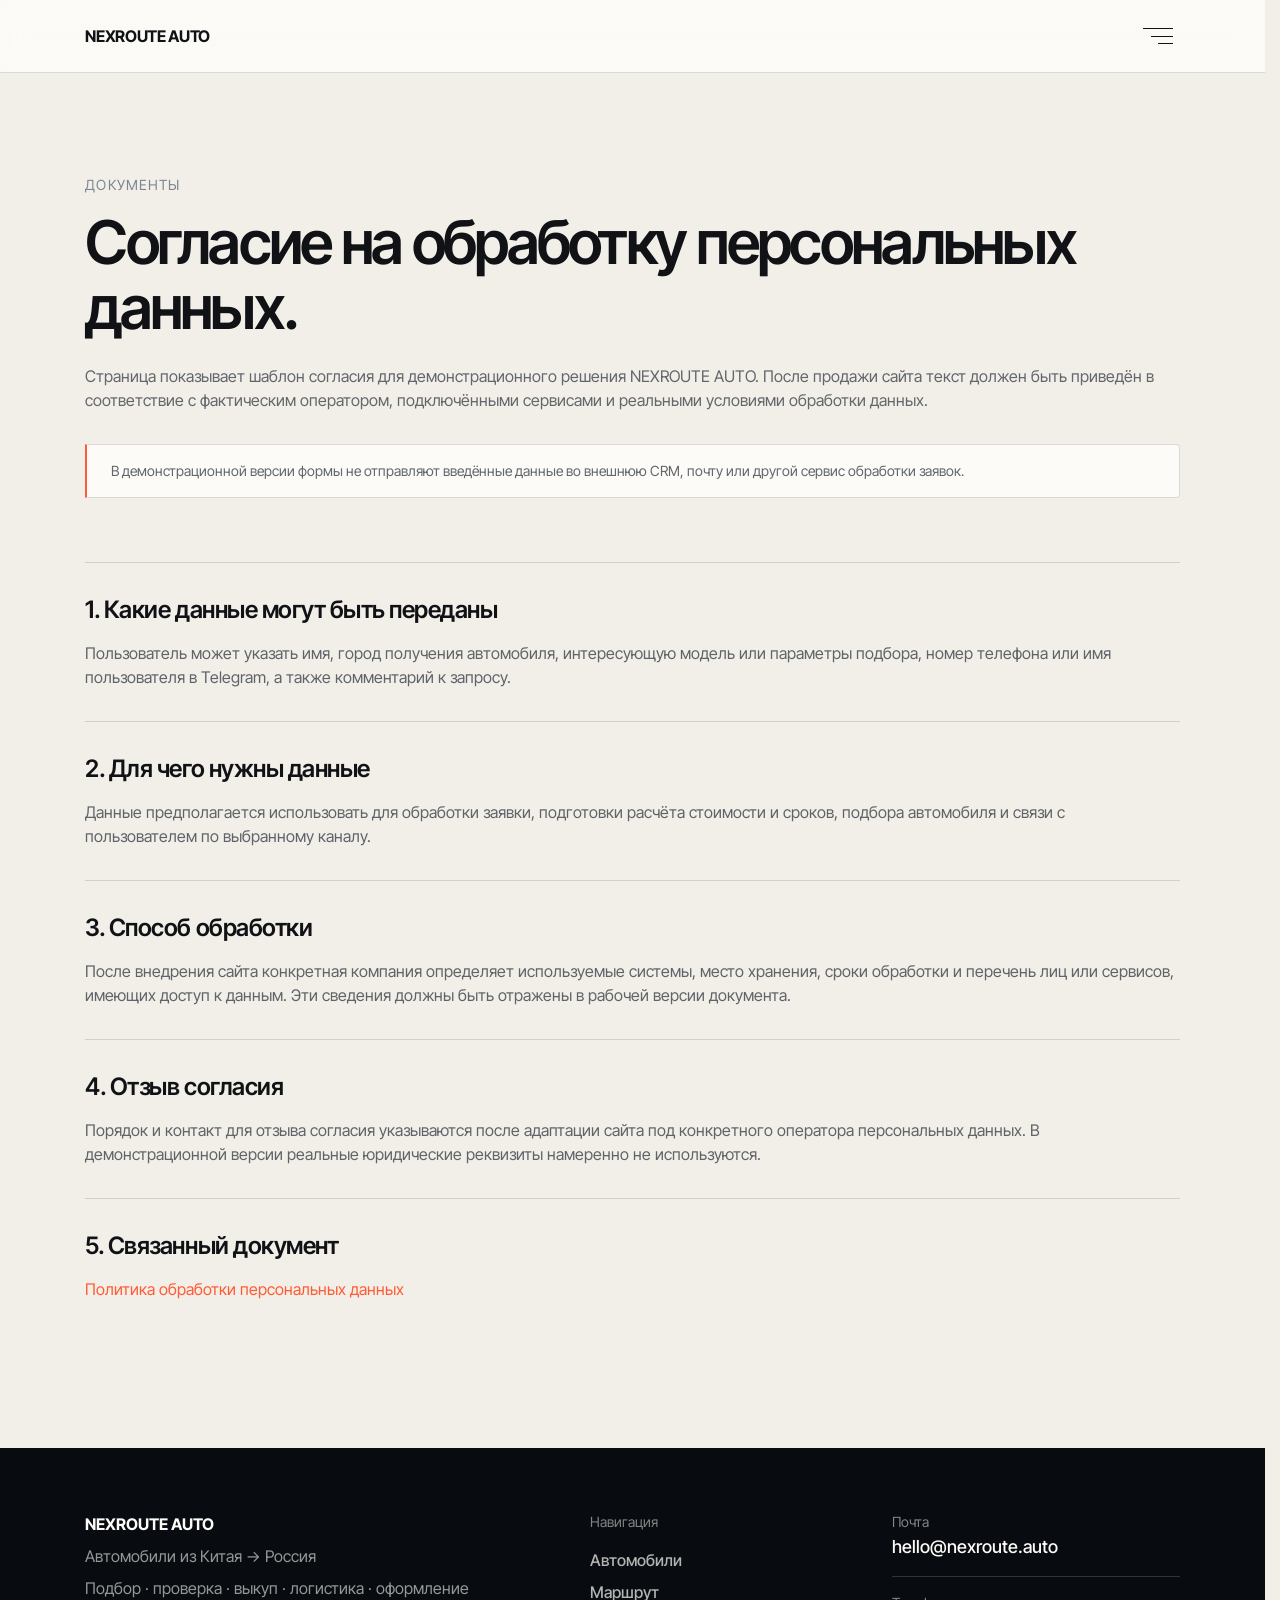
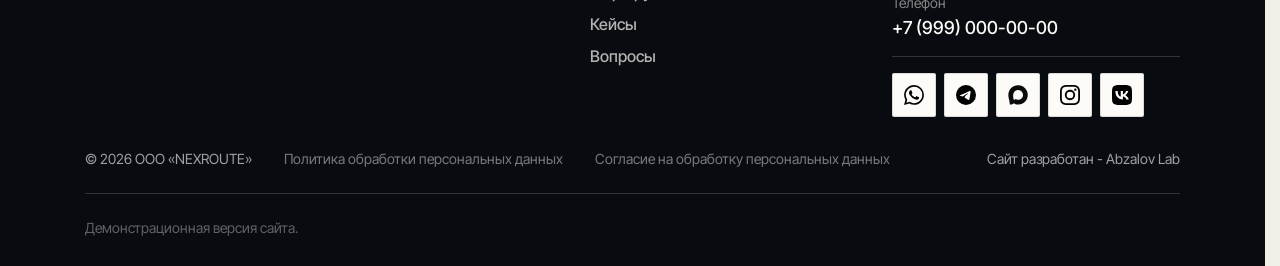
<file: live/personal-data-consent.html>
<!doctype html>
<html lang="ru">
<head>
  <meta charset="utf-8">
  <meta name="viewport" content="width=device-width,initial-scale=1">
  <link rel="icon" href="./favicon.png" type="image/png" sizes="48x48">
  <link rel="icon" href="./favicon.svg" type="image/svg+xml">
  <meta name="description" content="Согласие на обработку персональных данных демонстрационного решения NEXROUTE AUTO.">
  <meta name="robots" content="noindex,follow">
  <link rel="canonical" href="https://neotwalker.github.io/promo-cars/live/personal-data-consent.html">
  <title>Согласие на обработку персональных данных — NEXROUTE AUTO</title>
  <link rel="stylesheet" href="../ui-kit/styles.css">
  <link rel="stylesheet" href="./styles.css">
</head>
<body class="standalone-page">

  <a class="skip-link" href="#main-content">Перейти к содержанию</a>
  <header class="site-header site-header--burger" data-menu>
    <div class="container site-header__inner">
      <a class="site-header__brand" href="./index.html#hero" aria-label="NEXROUTE AUTO — на главную">NEXROUTE AUTO</a>
      <button class="menu-toggle site-header__menu-toggle" type="button" aria-expanded="false" aria-controls="site-menu" aria-label="Открыть меню" data-menu-toggle>
        <span class="menu-toggle__icon" aria-hidden="true"><i></i><i></i></span>
      </button>
    </div>

    <div class="menu-panel" id="site-menu" data-menu-panel hidden>
      <div class="container menu-panel__inner">
        <div class="menu-panel__layout">
          <nav class="menu-panel__nav" aria-label="Навигация">
            <a href="./index.html#hero"><span>01</span>Главная</a>
            <a href="./index.html#cars"><span>02</span>Автомобили</a>
            <a href="./index.html#journey"><span>03</span>Маршрут</a>
            <a href="./index.html#configurator"><span>04</span>Расчёт</a>
            <a href="./index.html#proof"><span>05</span>Кейсы</a>
            <a href="./index.html#security"><span>06</span>Условия</a>
            <a href="./index.html#faq"><span>07</span>FAQ</a>
            <a href="./index.html#final-calculation"><span>08</span>Заявка</a>
          </nav>

          <aside class="menu-panel__contact" aria-label="Контакты">
            <p class="menu-panel__eyebrow">Связь</p>
            <div class="menu-panel__contacts contact-list contact-list--inverse">
              <a class="contact-list__link" href="tel:+79990000000"><span class="contact-list__label">Телефон</span><strong>+7 (999) 000-00-00</strong></a>
              <a class="contact-list__link" href="mailto:hello@nexroute.auto"><span class="contact-list__label">Почта</span><strong>hello@nexroute.auto</strong></a>
            </div>
            <div class="menu-panel__meta">
              <span><small>Город</small>Москва</span>
              <span><small>Время работы</small>10:00–20:00</span>
            </div>
            <div class="social-links social-links--inverse" aria-label="Соцсети и мессенджеры">
              <a class="social-links__link" href="https://wa.me/79990000000" target="_blank" rel="noopener noreferrer" aria-label="Перейти в WhatsApp" data-tooltip="Перейти в WhatsApp"><img src="../ui-kit/assets/social/whatsapp.svg" alt="" aria-hidden="true"></a>
              <a class="social-links__link" href="https://t.me/nexroute_auto" target="_blank" rel="noopener noreferrer" aria-label="Перейти в Telegram" data-tooltip="Перейти в Telegram"><img src="../ui-kit/assets/social/telegram.svg" alt="" aria-hidden="true"></a>
              <a class="social-links__link" href="https://max.ru/" target="_blank" rel="noopener noreferrer" aria-label="Перейти в MAX" data-tooltip="Перейти в MAX"><img src="../ui-kit/assets/social/max.svg" alt="" aria-hidden="true"></a>
              <a class="social-links__link" href="https://www.instagram.com/" target="_blank" rel="noopener noreferrer" aria-label="Перейти в Instagram" data-tooltip="Перейти в Instagram"><img src="../ui-kit/assets/social/instagram.svg" alt="" aria-hidden="true"></a>
              <a class="social-links__link" href="https://vk.com/" target="_blank" rel="noopener noreferrer" aria-label="Перейти в VK" data-tooltip="Перейти в VK"><img src="../ui-kit/assets/social/vk.svg" alt="" aria-hidden="true"></a>
            </div>
          </aside>
        </div>

        <div class="menu-panel__footer">
          <span>Китай → Россия</span>
        </div>
      </div>
    </div>
  </header>

  <main class="standalone-page__main" id="main-content" tabindex="-1">
    <section class="policy-page__hero" aria-labelledby="consent-title">
      <div class="container">
        <p class="eyebrow">Документы</p>
        <h1 class="type-h1 policy-page__title" id="consent-title">Согласие на обработку персональных данных.</h1>
        <p class="type-body policy-page__lead">Страница показывает шаблон согласия для демонстрационного решения NEXROUTE AUTO. После продажи сайта текст должен быть приведён в соответствие с фактическим оператором, подключёнными сервисами и реальными условиями обработки данных.</p>
        <div class="surface-card policy-page__notice">
          <div class="surface-card__body">
            <p class="type-small">В демонстрационной версии формы не отправляют введённые данные во внешнюю CRM, почту или другой сервис обработки заявок.</p>
          </div>
        </div>
      </div>
    </section>

    <div class="container policy-page__content">
      <section class="policy-page__section">
        <h2 class="type-h3">1. Какие данные могут быть переданы</h2>
        <p>Пользователь может указать имя, город получения автомобиля, интересующую модель или параметры подбора, номер телефона или имя пользователя в Telegram, а также комментарий к запросу.</p>
      </section>

      <section class="policy-page__section">
        <h2 class="type-h3">2. Для чего нужны данные</h2>
        <p>Данные предполагается использовать для обработки заявки, подготовки расчёта стоимости и сроков, подбора автомобиля и связи с пользователем по выбранному каналу.</p>
      </section>

      <section class="policy-page__section">
        <h2 class="type-h3">3. Способ обработки</h2>
        <p>После внедрения сайта конкретная компания определяет используемые системы, место хранения, сроки обработки и перечень лиц или сервисов, имеющих доступ к данным. Эти сведения должны быть отражены в рабочей версии документа.</p>
      </section>

      <section class="policy-page__section">
        <h2 class="type-h3">4. Отзыв согласия</h2>
        <p>Порядок и контакт для отзыва согласия указываются после адаптации сайта под конкретного оператора персональных данных. В демонстрационной версии реальные юридические реквизиты намеренно не используются.</p>
      </section>

      <section class="policy-page__section">
        <h2 class="type-h3">5. Связанный документ</h2>
        <p><a class="link link--signal" href="./privacy-policy.html">Политика обработки персональных данных</a></p>
      </section>
    </div>
  </main>


  <footer class="site-footer">
    <div class="container site-footer__grid">
      <div class="site-footer__brand">
        <strong>NEXROUTE AUTO</strong>
        <p>Автомобили из Китая → Россия</p>
        <p>Подбор · проверка · выкуп · логистика · оформление</p>
      </div>
      <nav class="site-footer__nav" aria-label="Навигация в подвале">
        <span class="site-footer__nav-title">Навигация</span>
        <a class="link link--nav link--inverse" href="./index.html#cars">Автомобили</a>
        <a class="link link--nav link--inverse" href="./index.html#journey">Маршрут</a>
        <a class="link link--nav link--inverse" href="./index.html#proof">Кейсы</a>
        <a class="link link--nav link--inverse" href="./index.html#faq">Вопросы</a>
      </nav>
      <div class="site-footer__contacts contact-list contact-list--inverse">
        <a class="contact-list__link site-footer__contact-link" href="mailto:hello@nexroute.auto"><span class="contact-list__label">Почта</span><strong>hello@nexroute.auto</strong></a>
        <a class="contact-list__link site-footer__contact-link" href="tel:+79990000000"><span class="contact-list__label">Телефон</span><strong>+7 (999) 000-00-00</strong></a>
        <div class="social-links" aria-label="Соцсети и мессенджеры">
          <a class="social-links__link" href="https://wa.me/79990000000" target="_blank" rel="noopener noreferrer" aria-label="Перейти в WhatsApp" data-tooltip="Перейти в WhatsApp"><img src="../ui-kit/assets/social/whatsapp.svg" alt="" aria-hidden="true"></a>
          <a class="social-links__link" href="https://t.me/nexroute_auto" target="_blank" rel="noopener noreferrer" aria-label="Перейти в Telegram" data-tooltip="Перейти в Telegram"><img src="../ui-kit/assets/social/telegram.svg" alt="" aria-hidden="true"></a>
          <a class="social-links__link" href="https://max.ru/" target="_blank" rel="noopener noreferrer" aria-label="Перейти в MAX" data-tooltip="Перейти в MAX"><img src="../ui-kit/assets/social/max.svg" alt="" aria-hidden="true"></a>
          <a class="social-links__link" href="https://www.instagram.com/" target="_blank" rel="noopener noreferrer" aria-label="Перейти в Instagram" data-tooltip="Перейти в Instagram"><img src="../ui-kit/assets/social/instagram.svg" alt="" aria-hidden="true"></a>
          <a class="social-links__link" href="https://vk.com/" target="_blank" rel="noopener noreferrer" aria-label="Перейти в VK" data-tooltip="Перейти в VK"><img src="../ui-kit/assets/social/vk.svg" alt="" aria-hidden="true"></a>
        </div>
      </div>
    </div>
    <div class="container site-footer__legal">
      <span class="site-footer__copyright">© 2026 ООО «NEXROUTE»</span>
      <a class="link link--inverse site-footer__legal-link" href="./privacy-policy.html">Политика обработки персональных данных</a>
      <a class="link link--inverse site-footer__legal-link" href="./personal-data-consent.html">Согласие на обработку персональных данных</a>
      <span class="site-footer__credit">Сайт разработан - <a class="link link--inverse site-footer__credit-link" href="https://limitlesscreators.ru">Abzalov Lab</a></span>
    </div>
    <div class="container site-footer__demo">Демонстрационная версия сайта.</div>
  </footer>
  <script src="../ui-kit/app.js"></script>
</body>
</html>
</file>
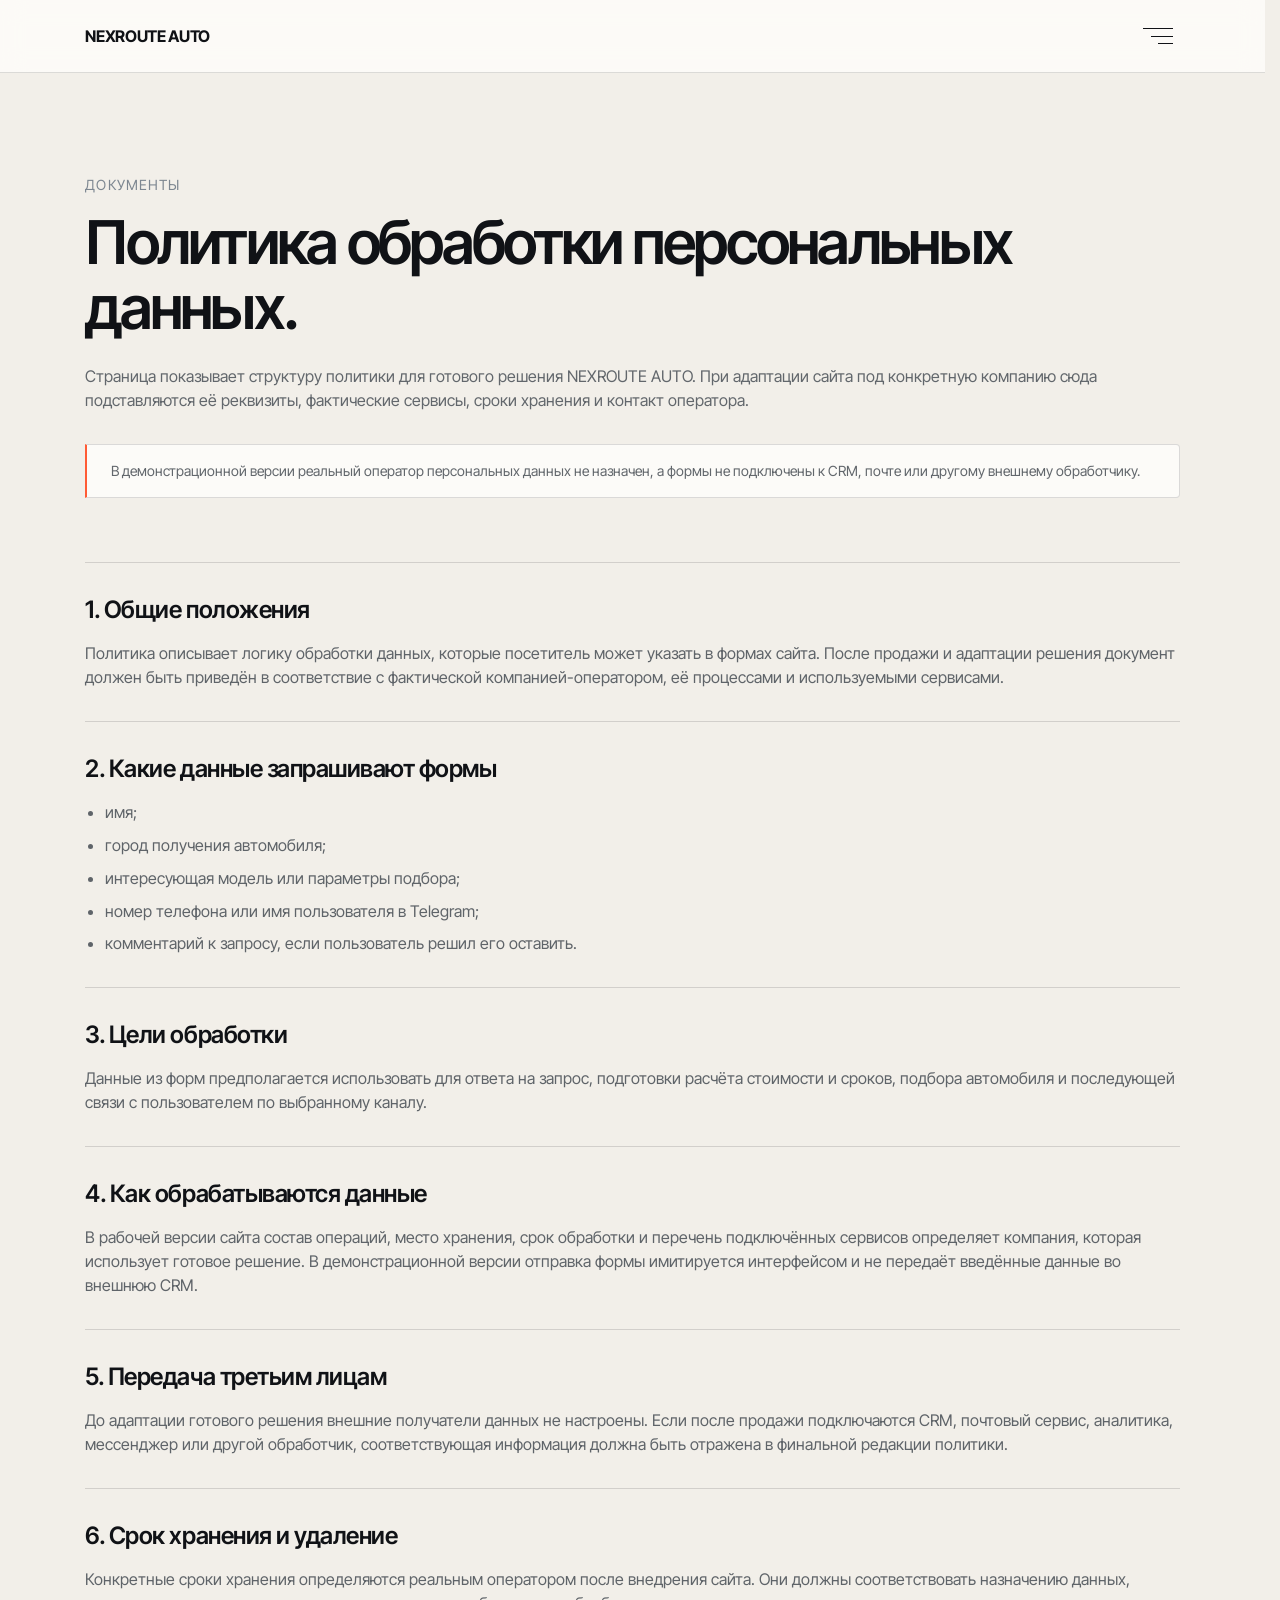
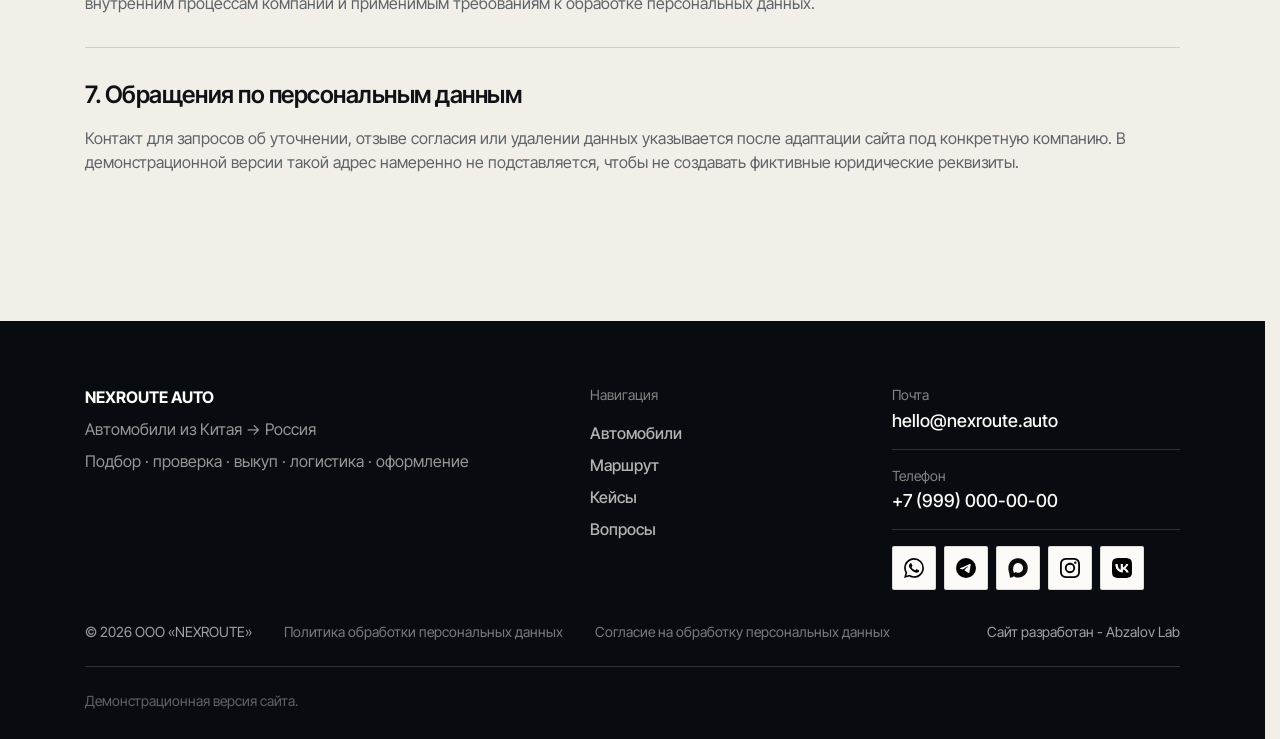
<file: live/privacy-policy.html>
<!doctype html>
<html lang="ru">
<head>
  <meta charset="utf-8">
  <meta name="viewport" content="width=device-width,initial-scale=1">
  <link rel="icon" href="./favicon.png" type="image/png" sizes="48x48">
  <link rel="icon" href="./favicon.svg" type="image/svg+xml">
  <meta name="description" content="Политика обработки персональных данных демонстрационного решения NEXROUTE AUTO.">
  <meta name="robots" content="noindex,follow">
  <link rel="canonical" href="https://neotwalker.github.io/promo-cars/live/privacy-policy.html">
  <title>Политика обработки персональных данных — NEXROUTE AUTO</title>
  <link rel="stylesheet" href="../ui-kit/styles.css">
  <link rel="stylesheet" href="./styles.css">
</head>
<body class="standalone-page">

  <a class="skip-link" href="#main-content">Перейти к содержанию</a>
  <header class="site-header site-header--burger" data-menu>
    <div class="container site-header__inner">
      <a class="site-header__brand" href="./index.html#hero" aria-label="NEXROUTE AUTO — на главную">NEXROUTE AUTO</a>
      <button class="menu-toggle site-header__menu-toggle" type="button" aria-expanded="false" aria-controls="site-menu" aria-label="Открыть меню" data-menu-toggle>
        <span class="menu-toggle__icon" aria-hidden="true"><i></i><i></i></span>
      </button>
    </div>

    <div class="menu-panel" id="site-menu" data-menu-panel hidden>
      <div class="container menu-panel__inner">
        <div class="menu-panel__layout">
          <nav class="menu-panel__nav" aria-label="Навигация">
            <a href="./index.html#hero"><span>01</span>Главная</a>
            <a href="./index.html#cars"><span>02</span>Автомобили</a>
            <a href="./index.html#journey"><span>03</span>Маршрут</a>
            <a href="./index.html#configurator"><span>04</span>Расчёт</a>
            <a href="./index.html#proof"><span>05</span>Кейсы</a>
            <a href="./index.html#security"><span>06</span>Условия</a>
            <a href="./index.html#faq"><span>07</span>FAQ</a>
            <a href="./index.html#final-calculation"><span>08</span>Заявка</a>
          </nav>

          <aside class="menu-panel__contact" aria-label="Контакты">
            <p class="menu-panel__eyebrow">Связь</p>
            <div class="menu-panel__contacts contact-list contact-list--inverse">
              <a class="contact-list__link" href="tel:+79990000000"><span class="contact-list__label">Телефон</span><strong>+7 (999) 000-00-00</strong></a>
              <a class="contact-list__link" href="mailto:hello@nexroute.auto"><span class="contact-list__label">Почта</span><strong>hello@nexroute.auto</strong></a>
            </div>
            <div class="menu-panel__meta">
              <span><small>Город</small>Москва</span>
              <span><small>Время работы</small>10:00–20:00</span>
            </div>
            <div class="social-links social-links--inverse" aria-label="Соцсети и мессенджеры">
              <a class="social-links__link" href="https://wa.me/79990000000" target="_blank" rel="noopener noreferrer" aria-label="Перейти в WhatsApp" data-tooltip="Перейти в WhatsApp"><img src="../ui-kit/assets/social/whatsapp.svg" alt="" aria-hidden="true"></a>
              <a class="social-links__link" href="https://t.me/nexroute_auto" target="_blank" rel="noopener noreferrer" aria-label="Перейти в Telegram" data-tooltip="Перейти в Telegram"><img src="../ui-kit/assets/social/telegram.svg" alt="" aria-hidden="true"></a>
              <a class="social-links__link" href="https://max.ru/" target="_blank" rel="noopener noreferrer" aria-label="Перейти в MAX" data-tooltip="Перейти в MAX"><img src="../ui-kit/assets/social/max.svg" alt="" aria-hidden="true"></a>
              <a class="social-links__link" href="https://www.instagram.com/" target="_blank" rel="noopener noreferrer" aria-label="Перейти в Instagram" data-tooltip="Перейти в Instagram"><img src="../ui-kit/assets/social/instagram.svg" alt="" aria-hidden="true"></a>
              <a class="social-links__link" href="https://vk.com/" target="_blank" rel="noopener noreferrer" aria-label="Перейти в VK" data-tooltip="Перейти в VK"><img src="../ui-kit/assets/social/vk.svg" alt="" aria-hidden="true"></a>
            </div>
          </aside>
        </div>

        <div class="menu-panel__footer">
          <span>Китай → Россия</span>
        </div>
      </div>
    </div>
  </header>

  <main class="standalone-page__main" id="main-content" tabindex="-1">
    <section class="policy-page__hero" aria-labelledby="privacy-title">
      <div class="container policy-page__hero-inner">
        <p class="eyebrow">Документы</p>
        <h1 class="type-h1 policy-page__title" id="privacy-title">Политика обработки персональных данных.</h1>
        <p class="type-body policy-page__lead">Страница показывает структуру политики для готового решения NEXROUTE AUTO. При адаптации сайта под конкретную компанию сюда подставляются её реквизиты, фактические сервисы, сроки хранения и контакт оператора.</p>
        <div class="surface-card policy-page__notice">
          <div class="surface-card__body">
            <p class="type-small">В демонстрационной версии реальный оператор персональных данных не назначен, а формы не подключены к CRM, почте или другому внешнему обработчику.</p>
          </div>
        </div>
      </div>
    </section>

    <div class="container policy-page__content">
      <section class="policy-page__section">
        <h2 class="type-h3">1. Общие положения</h2>
        <p>Политика описывает логику обработки данных, которые посетитель может указать в формах сайта. После продажи и адаптации решения документ должен быть приведён в соответствие с фактической компанией-оператором, её процессами и используемыми сервисами.</p>
      </section>

      <section class="policy-page__section">
        <h2 class="type-h3">2. Какие данные запрашивают формы</h2>
        <ul>
          <li>имя;</li>
          <li>город получения автомобиля;</li>
          <li>интересующая модель или параметры подбора;</li>
          <li>номер телефона или имя пользователя в Telegram;</li>
          <li>комментарий к запросу, если пользователь решил его оставить.</li>
        </ul>
      </section>

      <section class="policy-page__section">
        <h2 class="type-h3">3. Цели обработки</h2>
        <p>Данные из форм предполагается использовать для ответа на запрос, подготовки расчёта стоимости и сроков, подбора автомобиля и последующей связи с пользователем по выбранному каналу.</p>
      </section>

      <section class="policy-page__section">
        <h2 class="type-h3">4. Как обрабатываются данные</h2>
        <p>В рабочей версии сайта состав операций, место хранения, срок обработки и перечень подключённых сервисов определяет компания, которая использует готовое решение. В демонстрационной версии отправка формы имитируется интерфейсом и не передаёт введённые данные во внешнюю CRM.</p>
      </section>

      <section class="policy-page__section">
        <h2 class="type-h3">5. Передача третьим лицам</h2>
        <p>До адаптации готового решения внешние получатели данных не настроены. Если после продажи подключаются CRM, почтовый сервис, аналитика, мессенджер или другой обработчик, соответствующая информация должна быть отражена в финальной редакции политики.</p>
      </section>

      <section class="policy-page__section">
        <h2 class="type-h3">6. Срок хранения и удаление</h2>
        <p>Конкретные сроки хранения определяются реальным оператором после внедрения сайта. Они должны соответствовать назначению данных, внутренним процессам компании и применимым требованиям к обработке персональных данных.</p>
      </section>

      <section class="policy-page__section">
        <h2 class="type-h3">7. Обращения по персональным данным</h2>
        <p>Контакт для запросов об уточнении, отзыве согласия или удалении данных указывается после адаптации сайта под конкретную компанию. В демонстрационной версии такой адрес намеренно не подставляется, чтобы не создавать фиктивные юридические реквизиты.</p>
      </section>
    </div>
  </main>


  <footer class="site-footer">
    <div class="container site-footer__grid">
      <div class="site-footer__brand">
        <strong>NEXROUTE AUTO</strong>
        <p>Автомобили из Китая → Россия</p>
        <p>Подбор · проверка · выкуп · логистика · оформление</p>
      </div>
      <nav class="site-footer__nav" aria-label="Навигация в подвале">
        <span class="site-footer__nav-title">Навигация</span>
        <a class="link link--nav link--inverse" href="./index.html#cars">Автомобили</a>
        <a class="link link--nav link--inverse" href="./index.html#journey">Маршрут</a>
        <a class="link link--nav link--inverse" href="./index.html#proof">Кейсы</a>
        <a class="link link--nav link--inverse" href="./index.html#faq">Вопросы</a>
      </nav>
      <div class="site-footer__contacts contact-list contact-list--inverse">
        <a class="contact-list__link site-footer__contact-link" href="mailto:hello@nexroute.auto"><span class="contact-list__label">Почта</span><strong>hello@nexroute.auto</strong></a>
        <a class="contact-list__link site-footer__contact-link" href="tel:+79990000000"><span class="contact-list__label">Телефон</span><strong>+7 (999) 000-00-00</strong></a>
        <div class="social-links" aria-label="Соцсети и мессенджеры">
          <a class="social-links__link" href="https://wa.me/79990000000" target="_blank" rel="noopener noreferrer" aria-label="Перейти в WhatsApp" data-tooltip="Перейти в WhatsApp"><img src="../ui-kit/assets/social/whatsapp.svg" alt="" aria-hidden="true"></a>
          <a class="social-links__link" href="https://t.me/nexroute_auto" target="_blank" rel="noopener noreferrer" aria-label="Перейти в Telegram" data-tooltip="Перейти в Telegram"><img src="../ui-kit/assets/social/telegram.svg" alt="" aria-hidden="true"></a>
          <a class="social-links__link" href="https://max.ru/" target="_blank" rel="noopener noreferrer" aria-label="Перейти в MAX" data-tooltip="Перейти в MAX"><img src="../ui-kit/assets/social/max.svg" alt="" aria-hidden="true"></a>
          <a class="social-links__link" href="https://www.instagram.com/" target="_blank" rel="noopener noreferrer" aria-label="Перейти в Instagram" data-tooltip="Перейти в Instagram"><img src="../ui-kit/assets/social/instagram.svg" alt="" aria-hidden="true"></a>
          <a class="social-links__link" href="https://vk.com/" target="_blank" rel="noopener noreferrer" aria-label="Перейти в VK" data-tooltip="Перейти в VK"><img src="../ui-kit/assets/social/vk.svg" alt="" aria-hidden="true"></a>
        </div>
      </div>
    </div>
    <div class="container site-footer__legal">
      <span class="site-footer__copyright">© 2026 ООО «NEXROUTE»</span>
      <a class="link link--inverse site-footer__legal-link" href="./privacy-policy.html">Политика обработки персональных данных</a>
      <a class="link link--inverse site-footer__legal-link" href="./personal-data-consent.html">Согласие на обработку персональных данных</a>
      <span class="site-footer__credit">Сайт разработан - <a class="link link--inverse site-footer__credit-link" href="https://limitlesscreators.ru">Abzalov Lab</a></span>
    </div>
    <div class="container site-footer__demo">Демонстрационная версия сайта.</div>
  </footer>
  <script src="../ui-kit/app.js"></script>
</body>
</html>
</file>
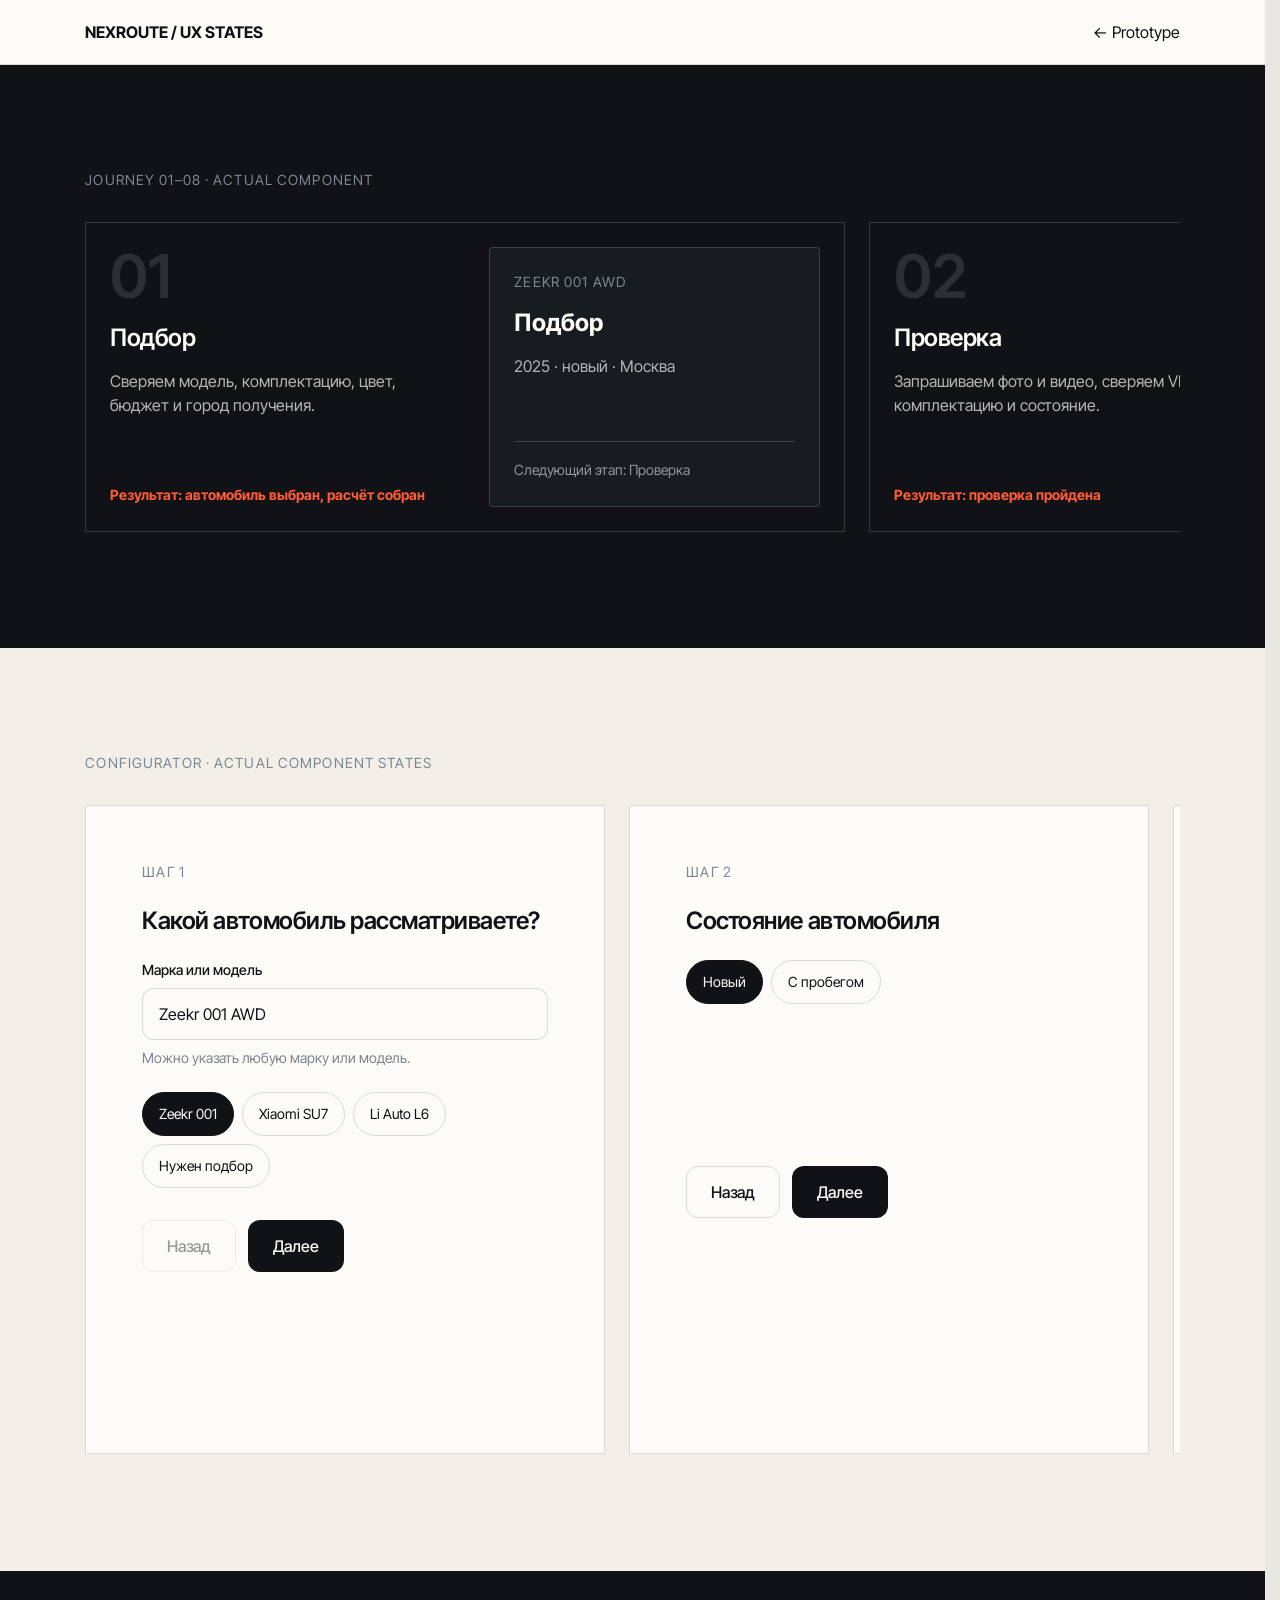
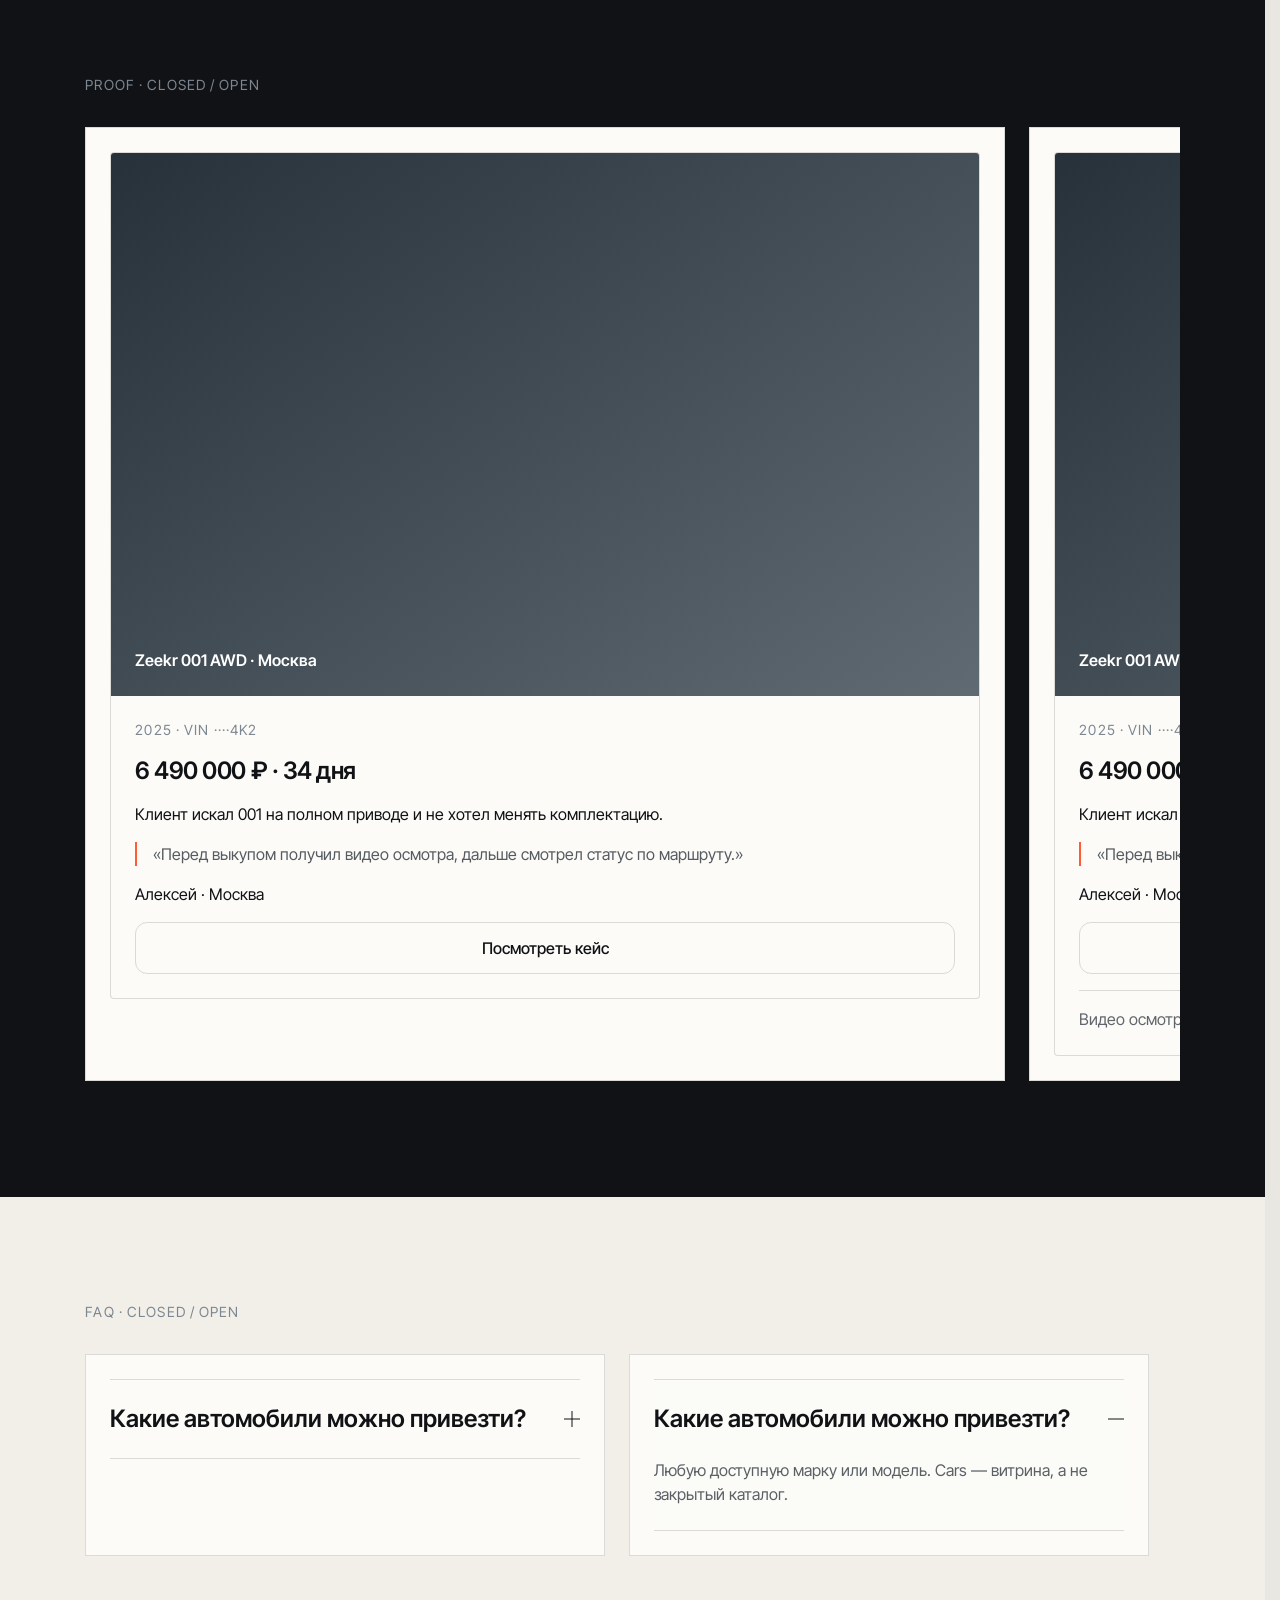
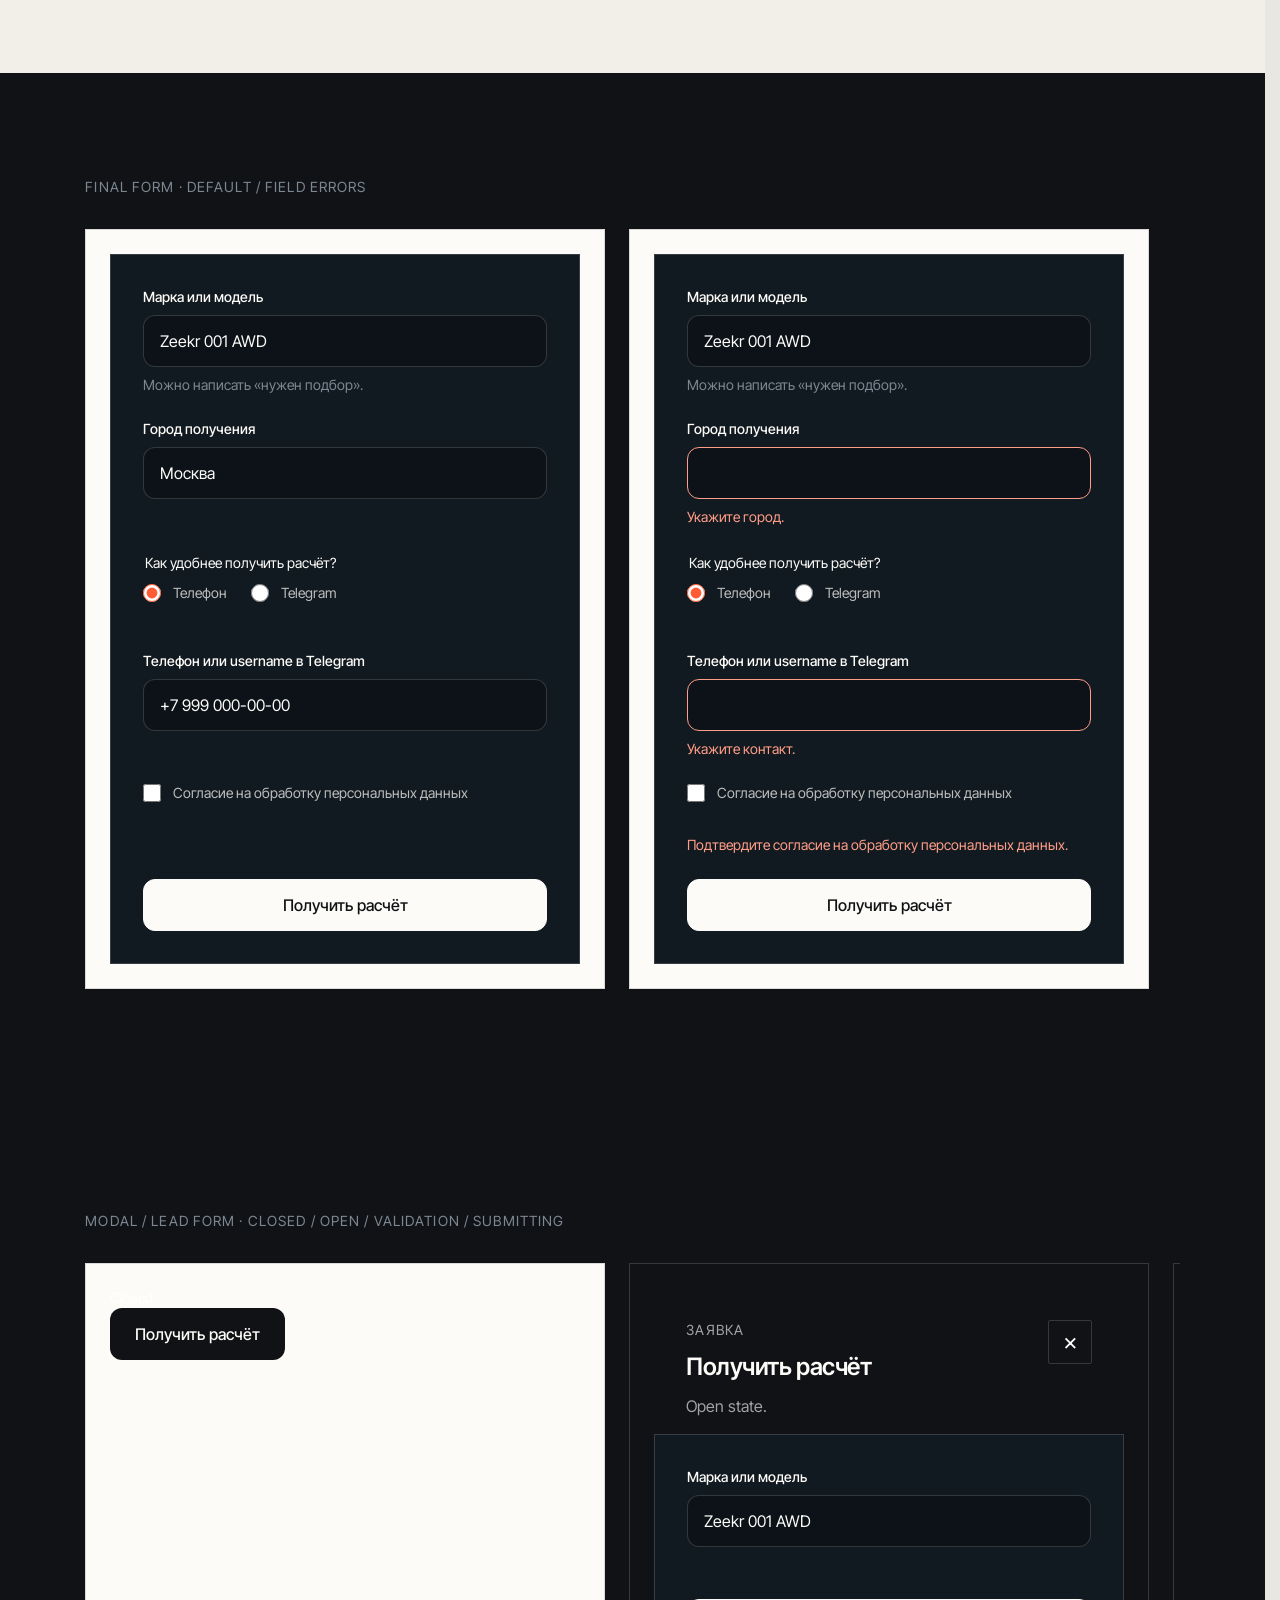
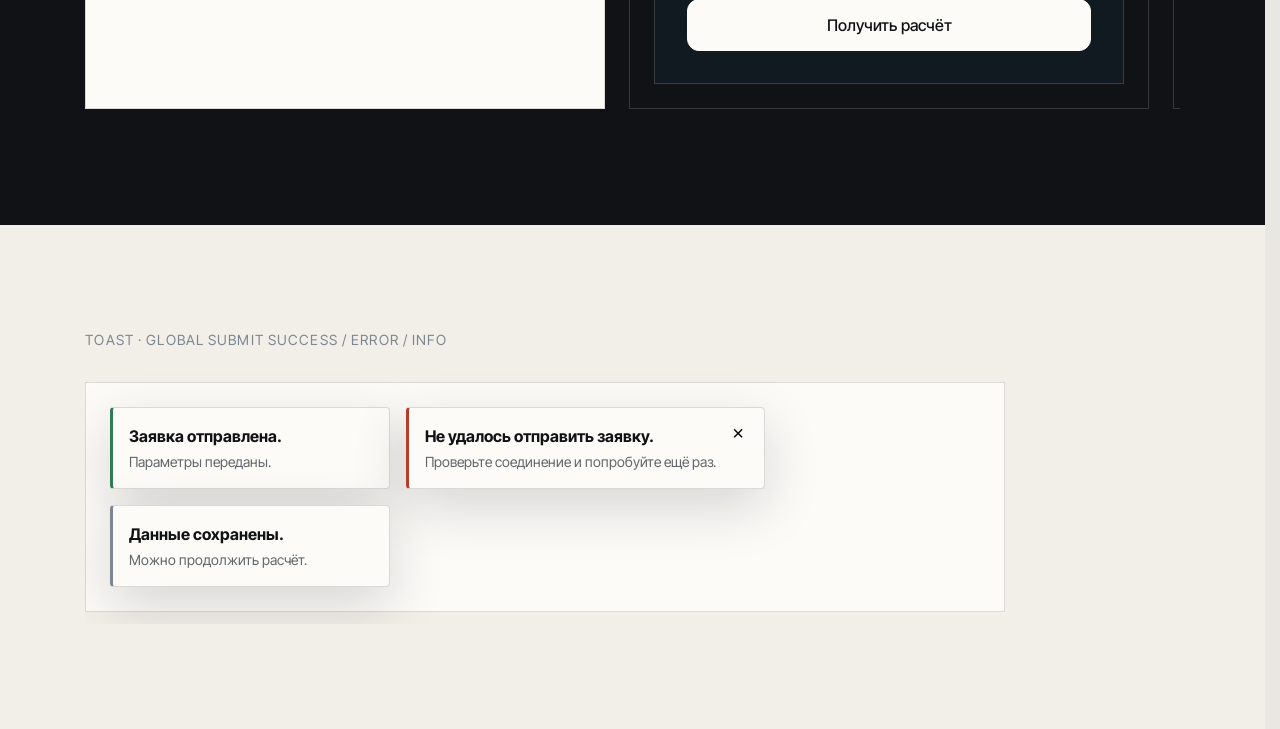
<file: prototype/states.html>
<!doctype html>
<html lang="ru">
<head>
  <meta charset="utf-8">
  <meta name="viewport" content="width=device-width,initial-scale=1">
  <title>NEXROUTE — UX States</title>
  <link rel="stylesheet" href="../ui-kit/styles.css">
  <link rel="stylesheet" href="./styles.css">
</head>
<body class="states-page">
  <header class="states-header">
    <div class="container">
      <strong>NEXROUTE / UX STATES</strong>
      <a href="./index.html">← Prototype</a>
    </div>
  </header>

  <main class="states-main">
    <section class="states-group">
      <div class="container">
        <p class="eyebrow">Journey 01–08 · actual component</p>
        <div class="states-component-row">
          <article class="states-component states-component--dark">
            <div class="journey__detail">
              <div class="journey__detail-copy"><span class="journey__index">01</span><h2 class="type-h3">Подбор</h2><p>Сверяем модель, комплектацию, цвет, бюджет и город получения.</p><strong>Результат: автомобиль выбран, расчёт собран</strong></div>
              <div class="journey__status-card"><p class="eyebrow">Zeekr 001 AWD</p><strong>Подбор</strong><p>2025 · новый · Москва</p><span>Следующий этап: Проверка</span></div>
            </div>
          </article>
          <article class="states-component states-component--dark">
            <div class="journey__detail">
              <div class="journey__detail-copy"><span class="journey__index">02</span><h2 class="type-h3">Проверка</h2><p>Запрашиваем фото и видео, сверяем VIN, комплектацию и состояние.</p><strong>Результат: проверка пройдена</strong></div>
              <div class="journey__status-card"><p class="eyebrow">Zeekr 001 AWD</p><strong>Проверка</strong><p>VIN и комплектация подтверждены</p><span>Следующий этап: Выкуп</span></div>
            </div>
          </article>
          <article class="states-component states-component--dark">
            <div class="journey__detail">
              <div class="journey__detail-copy"><span class="journey__index">03</span><h2 class="type-h3">Выкуп</h2><p>Фиксируем выбранный автомобиль и проводим оплату по согласованной схеме.</p><strong>Результат: автомобиль выкуплен</strong></div>
              <div class="journey__status-card"><p class="eyebrow">Zeekr 001 AWD</p><strong>Выкуп</strong><p>Инвойс согласован</p><span>Следующий этап: Страхование</span></div>
            </div>
          </article>
          <article class="states-component states-component--dark">
            <div class="journey__detail">
              <div class="journey__detail-copy"><span class="journey__index">04</span><h2 class="type-h3">Страхование</h2><p>Оформляем страхование перевозки и фиксируем состояние автомобиля.</p><strong>Результат: перевозка застрахована</strong></div>
              <div class="journey__status-card"><p class="eyebrow">Zeekr 001 AWD</p><strong>Страхование</strong><p>Состояние зафиксировано</p><span>Следующий этап: Граница</span></div>
            </div>
          </article>
          <article class="states-component states-component--dark">
            <div class="journey__detail">
              <div class="journey__detail-copy"><span class="journey__index">05</span><h2 class="type-h3">Граница</h2><p>Автомобиль идёт к границе и проходит экспортное оформление.</p><strong>Результат: экспорт оформлен</strong></div>
              <div class="journey__status-card"><p class="eyebrow">Zeekr 001 AWD</p><strong>Граница</strong><p>Хоргос · экспортное оформление</p><span>Следующий этап: Таможня</span></div>
            </div>
          </article>
          <article class="states-component states-component--dark">
            <div class="journey__detail">
              <div class="journey__detail-copy"><span class="journey__index">06</span><h2 class="type-h3">Таможня</h2><p>Подаём документы и оформляем обязательные платежи.</p><strong>Документы поданы · ориентир 11 дней до выдачи</strong></div>
              <div class="journey__status-card"><p class="eyebrow">Zeekr 001 AWD</p><strong>Таможня</strong><p>Документы поданы</p><span>Следующий этап: ЭПТС</span></div>
            </div>
          </article>
          <article class="states-component states-component--dark">
            <div class="journey__detail">
              <div class="journey__detail-copy"><span class="journey__index">07</span><h2 class="type-h3">ЭПТС</h2><p>Оформляем электронный ПТС и комплект документов для постановки на учёт.</p><strong>Результат: документы готовы</strong></div>
              <div class="journey__status-card"><p class="eyebrow">Zeekr 001 AWD</p><strong>ЭПТС</strong><p>Документы оформляются</p><span>Следующий этап: Выдача</span></div>
            </div>
          </article>
          <article class="states-component states-component--dark">
            <div class="journey__detail">
              <div class="journey__detail-copy"><span class="journey__index">08</span><h2 class="type-h3">Выдача</h2><p>Проверяем комплектность и передаём автомобиль и документы.</p><strong>Результат: маршрут завершён</strong></div>
              <div class="journey__status-card"><p class="eyebrow">Zeekr 001 AWD</p><strong>Выдача</strong><p>Москва · готов к передаче</p><span>Маршрут завершён</span></div>
            </div>
          </article>
        </div>
      </div>
    </section>

    <section class="states-group states-group--paper">
      <div class="container">
        <p class="eyebrow">Configurator · actual component states</p>
        <div class="states-component-row">
          <article class="states-component states-component--narrow" data-state="config-model">
            <form class="configurator__form">
              <section class="configurator__step">
                <p class="eyebrow">Шаг 1</p>
                <h2 class="type-h3">Какой автомобиль рассматриваете?</h2>
                <label class="field" data-field>
                  <span class="field__label">Марка или модель</span>
                  <input class="field__control" value="Zeekr 001 AWD">
                  <small class="field__message" data-field-message>Можно указать любую марку или модель.</small>
                </label>
                <div class="choice-group">
                  <button class="choice-chip choice-chip--selected" type="button" aria-pressed="true">Zeekr 001</button>
                  <button class="choice-chip" type="button" aria-pressed="false">Xiaomi SU7</button>
                  <button class="choice-chip" type="button" aria-pressed="false">Li Auto L6</button>
                  <button class="choice-chip" type="button" aria-pressed="false">Нужен подбор</button>
                </div>
              </section>
              <div class="configurator__actions">
                <button class="button button--ghost" type="button" disabled>Назад</button>
                <button class="button button--primary" type="button">Далее</button>
              </div>
            </form>
          </article>

          <article class="states-component states-component--narrow" data-state="config-condition">
            <form class="configurator__form">
              <section class="configurator__step">
                <p class="eyebrow">Шаг 2</p>
                <h2 class="type-h3">Состояние автомобиля</h2>
                <div class="choice-group">
                  <button class="choice-chip choice-chip--selected" type="button" aria-pressed="true">Новый</button>
                  <button class="choice-chip" type="button" aria-pressed="false">С пробегом</button>
                </div>
                <small class="configurator__choice-message"></small>
              </section>
              <div class="configurator__actions">
                <button class="button button--ghost" type="button">Назад</button>
                <button class="button button--primary" type="button">Далее</button>
              </div>
            </form>
          </article>

          <article class="states-component states-component--narrow" data-state="config-power">
            <form class="configurator__form">
              <section class="configurator__step">
                <p class="eyebrow">Шаг 3</p>
                <h2 class="type-h3">Тип силовой установки</h2>
                <div class="choice-group">
                  <button class="choice-chip choice-chip--selected" type="button" aria-pressed="true">Электромобиль</button>
                  <button class="choice-chip" type="button" aria-pressed="false">Гибрид / EREV</button>
                  <button class="choice-chip" type="button" aria-pressed="false">Не принципиально</button>
                </div>
                <small class="configurator__choice-message"></small>
              </section>
              <div class="configurator__actions">
                <button class="button button--ghost" type="button">Назад</button>
                <button class="button button--primary" type="button">Далее</button>
              </div>
            </form>
          </article>

          <article class="states-component states-component--narrow" data-state="config-budget">
            <form class="configurator__form">
              <section class="configurator__step">
                <p class="eyebrow">Шаг 4</p>
                <h2 class="type-h3">Бюджет под ключ</h2>
                <div class="choice-group">
                  <button class="choice-chip" type="button" aria-pressed="false">До 5 500 000 ₽</button>
                  <button class="choice-chip choice-chip--selected" type="button" aria-pressed="true">5 500 000–6 500 000 ₽</button>
                  <button class="choice-chip" type="button" aria-pressed="false">От 6 500 000 ₽</button>
                  <button class="choice-chip" type="button" aria-pressed="false">Нужен ориентир</button>
                </div>
                <small class="configurator__choice-message"></small>
              </section>
              <div class="configurator__actions">
                <button class="button button--ghost" type="button">Назад</button>
                <button class="button button--primary" type="button">Далее</button>
              </div>
            </form>
          </article>

          <article class="states-component states-component--narrow" data-state="config-city">
            <form class="configurator__form">
              <section class="configurator__step">
                <p class="eyebrow">Шаг 5</p>
                <h2 class="type-h3">Где будете получать автомобиль?</h2>
                <label class="field" data-field>
                  <span class="field__label">Город получения</span>
                  <input class="field__control" value="Москва">
                  <small class="field__message" data-field-message>Региональная доставка будет отдельной строкой.</small>
                </label>
              </section>
              <div class="configurator__actions">
                <button class="button button--ghost" type="button">Назад</button>
                <button class="button button--primary" type="button">Далее</button>
              </div>
            </form>
          </article>

          <article class="states-component states-component--narrow" data-state="config-summary">
            <aside class="configurator__summary" aria-label="Итог расчёта">
              <p class="eyebrow">Ваш расчёт</p>
              <h2 class="type-h3">Zeekr 001 AWD</h2>
              <p>Новый · Электромобиль · Москва</p>
              <dl class="configurator__breakdown">
                <div><dt>Автомобиль</dt><dd>4 820 000 ₽</dd></div>
                <div><dt>Логистика Китай → Россия</dt><dd>355 000 ₽</dd></div>
                <div><dt>Таможня и оформление</dt><dd>930 000 ₽</dd></div>
                <div><dt>Утильсбор</dt><dd>3 400 ₽</dd></div>
                <div><dt>Доставка до Москвы</dt><dd>61 600 ₽</dd></div>
                <div><dt>Сервис NEXROUTE</dt><dd>320 000 ₽</dd></div>
              </dl>
              <div class="configurator__total"><span>Итого</span><strong>6 490 000 ₽ под ключ</strong></div>
              <p class="type-small">Ориентир доставки: 30–38 дней.</p>
            </aside>
          </article>

          <article class="states-component states-component--narrow" data-state="config-contact">
            <form class="configurator__form">
              <section class="configurator__step">
                <p class="eyebrow">Шаг 6</p>
                <h2 class="type-h3">Куда отправить подборку и расчёт?</h2>
                <div class="choice-group">
                  <button class="choice-chip" type="button" aria-pressed="false">Телефон</button>
                  <button class="choice-chip choice-chip--selected" type="button" aria-pressed="true">Telegram</button>
                </div>
                <small class="configurator__choice-message"></small>
                <label class="field" data-field>
                  <span class="field__label">Телефон или username в Telegram</span>
                  <input class="field__control" value="@nexroute_demo">
                  <small class="field__message" data-field-message>Контакт нужен только для отправки расчёта.</small>
                </label>
              </section>
              <div class="configurator__actions">
                <button class="button button--ghost" type="button">Назад</button>
                <button class="button button--primary button--inverse" type="button">Получить расчёт</button>
              </div>
            </form>
          </article>

          <article class="states-component states-component--narrow" data-state="config-validation">
            <form class="configurator__form">
              <section class="configurator__step">
                <p class="eyebrow">Validation</p>
                <h2 class="type-h3">Проверьте обязательные параметры</h2>
                <div class="choice-group">
                  <button class="choice-chip" type="button" aria-pressed="false">До 5 500 000 ₽</button>
                  <button class="choice-chip" type="button" aria-pressed="false">5 500 000–6 500 000 ₽</button>
                </div>
                <small class="configurator__choice-message">Выберите бюджет или вариант «Нужен ориентир».</small>
                <label class="field field--error" data-field>
                  <span class="field__label">Город получения</span>
                  <input class="field__control" aria-invalid="true" value="">
                  <small class="field__message" data-field-message>Укажите город получения.</small>
                </label>
              </section>
              <div class="configurator__actions">
                <button class="button button--ghost" type="button">Назад</button>
                <button class="button button--primary" type="button">Далее</button>
              </div>
            </form>
          </article>

        </div>
      </div>
    </section>

    <section class="states-group">
      <div class="container">
        <p class="eyebrow">Proof · closed / open</p>
        <div class="states-component-row">
          <article class="states-component states-component--wide" data-state="proof-closed">
            <article class="case-card" data-case>
              <div class="case-card__media"><span>Zeekr 001 AWD · Москва</span></div>
              <div class="case-card__body">
                <p class="eyebrow">2025 · VIN ····4K2</p>
                <h2 class="type-h3">6 490 000 ₽ · 34 дня</h2>
                <p>Клиент искал 001 на полном приводе и не хотел менять комплектацию.</p>
                <blockquote>«Перед выкупом получил видео осмотра, дальше смотрел статус по маршруту.»</blockquote>
                <span>Алексей · Москва</span>
                <button class="button button--ghost" type="button" aria-expanded="false">Посмотреть кейс</button>
                <div class="case-card__details" data-case-details hidden>
                  <p>Видео осмотра · сверка комплектации · инвойс · страхование · таможенные документы · ЭПТС · фото выдачи.</p>
                </div>
              </div>
            </article>
          </article>

          <article class="states-component states-component--wide" data-state="proof-open">
            <article class="case-card" data-case>
              <div class="case-card__media"><span>Zeekr 001 AWD · Москва</span></div>
              <div class="case-card__body">
                <p class="eyebrow">2025 · VIN ····4K2</p>
                <h2 class="type-h3">6 490 000 ₽ · 34 дня</h2>
                <p>Клиент искал 001 на полном приводе и не хотел менять комплектацию.</p>
                <blockquote>«Перед выкупом получил видео осмотра, дальше смотрел статус по маршруту.»</blockquote>
                <span>Алексей · Москва</span>
                <button class="button button--ghost" type="button" aria-expanded="true">Скрыть детали</button>
                <div class="case-card__details" data-case-details>
                  <p>Видео осмотра · сверка комплектации · инвойс · страхование · таможенные документы · ЭПТС · фото выдачи.</p>
                </div>
              </div>
            </article>
          </article>
        </div>
      </div>
    </section>

    <section class="states-group states-group--paper">
      <div class="container">
        <p class="eyebrow">FAQ · closed / open</p>
        <div class="states-component-row">
          <article class="states-component states-component--narrow" data-state="faq-closed">
            <details class="accordion" data-accordion>
              <summary class="accordion__trigger" data-accordion-trigger>Какие автомобили можно привезти?</summary>
              <div class="accordion__content" data-accordion-content><p>Любую доступную марку или модель. Cars — витрина, а не закрытый каталог.</p></div>
            </details>
          </article>
          <article class="states-component states-component--narrow" data-state="faq-open">
            <details class="accordion" data-accordion open>
              <summary class="accordion__trigger" data-accordion-trigger>Какие автомобили можно привезти?</summary>
              <div class="accordion__content" data-accordion-content><p>Любую доступную марку или модель. Cars — витрина, а не закрытый каталог.</p></div>
            </details>
          </article>
        </div>
      </div>
    </section>

    <section class="states-group">
      <div class="container">
        <p class="eyebrow">Final Form · default / field errors</p>
        <div class="states-component-row">
          <article class="states-component states-component--narrow" data-state="form-default">
            <form class="lead-form">
              <label class="field field--inverse" data-field>
                <span class="field__label">Марка или модель</span>
                <input class="field__control" value="Zeekr 001 AWD">
                <small class="field__message" data-field-message>Можно написать «нужен подбор».</small>
              </label>
              <label class="field field--inverse" data-field>
                <span class="field__label">Город получения</span>
                <input class="field__control" value="Москва">
                <small class="field__message" data-field-message></small>
              </label>
              <fieldset class="lead-form__channel"><legend>Как удобнее получить расчёт?</legend><label class="selection-control selection-control--inverse"><input type="radio" name="state-default-channel" checked><span>Телефон</span></label><label class="selection-control selection-control--inverse"><input type="radio" name="state-default-channel"><span>Telegram</span></label></fieldset>
              <label class="field field--inverse" data-field>
                <span class="field__label">Телефон или username в Telegram</span>
                <input class="field__control" value="+7 999 000-00-00">
                <small class="field__message" data-field-message></small>
              </label>
              <div class="lead-form__consent-wrap"><label class="selection-control selection-control--inverse"><input type="checkbox"><span>Согласие на обработку персональных данных</span></label><small class="lead-form__consent-message"></small></div>
              <button class="button button--primary button--inverse" type="button">Получить расчёт</button>
            </form>
          </article>

          <article class="states-component states-component--narrow" data-state="form-error">
            <form class="lead-form">
              <label class="field field--inverse" data-field>
                <span class="field__label">Марка или модель</span>
                <input class="field__control" value="Zeekr 001 AWD">
                <small class="field__message" data-field-message>Можно написать «нужен подбор».</small>
              </label>
              <label class="field field--inverse field--error" data-field>
                <span class="field__label">Город получения</span>
                <input class="field__control" aria-invalid="true" value="">
                <small class="field__message" data-field-message>Укажите город.</small>
              </label>
              <fieldset class="lead-form__channel"><legend>Как удобнее получить расчёт?</legend><label class="selection-control selection-control--inverse"><input type="radio" name="state-error-channel" checked><span>Телефон</span></label><label class="selection-control selection-control--inverse"><input type="radio" name="state-error-channel"><span>Telegram</span></label></fieldset>
              <label class="field field--inverse field--error" data-field>
                <span class="field__label">Телефон или username в Telegram</span>
                <input class="field__control" aria-invalid="true" value="">
                <small class="field__message" data-field-message>Укажите контакт.</small>
              </label>
              <div class="lead-form__consent-wrap"><label class="selection-control selection-control--inverse"><input type="checkbox"><span>Согласие на обработку персональных данных</span></label><small class="lead-form__consent-message">Подтвердите согласие на обработку персональных данных.</small></div>
              <button class="button button--primary button--inverse" type="button">Получить расчёт</button>
            </form>
          </article>

        </div>
      </div>
    </section>

    <section class="states-group">
      <div class="container">
        <p class="eyebrow">Modal / Lead Form · closed / open / validation / submitting</p>
        <div class="states-component-row">
          <article class="states-component states-component--narrow" data-state="modal-closed">
            <p class="type-small">Closed</p>
            <button class="button button--primary" type="button">Получить расчёт</button>
          </article>
          <article class="states-component states-component--dark states-component--narrow" data-state="modal-open">
            <div class="modal__header">
              <div class="modal__header-copy"><p class="eyebrow">Заявка</p><h2 class="type-h3">Получить расчёт</h2><p>Open state.</p></div>
              <button class="modal__close" type="button" aria-label="Закрыть">×</button>
            </div>
            <form class="lead-form">
              <label class="field field--inverse" data-field><span class="field__label">Марка или модель</span><input class="field__control" value="Zeekr 001 AWD"><small class="field__message" data-field-message></small></label>
              <button class="button button--primary button--inverse" type="button">Получить расчёт</button>
            </form>
          </article>
          <article class="states-component states-component--dark states-component--narrow" data-state="modal-validation">
            <form class="lead-form">
              <label class="field field--inverse field--error" data-field><span class="field__label">Город получения</span><input class="field__control" aria-invalid="true"><small class="field__message" data-field-message>Укажите город.</small></label>
              <div class="lead-form__consent-wrap"><label class="selection-control selection-control--inverse"><input type="checkbox" aria-invalid="true"><span>Согласие на обработку персональных данных</span></label><small class="lead-form__consent-message">Подтвердите согласие на обработку персональных данных.</small></div>
            </form>
          </article>
          <article class="states-component states-component--dark states-component--narrow" data-state="modal-submitting">
            <form class="lead-form" aria-busy="true">
              <label class="field field--inverse" data-field><span class="field__label">Контакт</span><input class="field__control" value="+7 999 000-00-00" readonly><small class="field__message" data-field-message></small></label>
              <button class="button button--primary button--inverse" type="button" disabled>Отправляем…</button>
            </form>
          </article>
        </div>
      </div>
    </section>

    <section class="states-group states-group--paper">
      <div class="container">
        <p class="eyebrow">Toast · global submit success / error / info</p>
        <div class="states-component-row">
          <article class="states-component states-component--wide" data-state="toast-variants">
            <div class="states-toast-row">
              <article class="toast toast--success" data-toast-item role="status"><strong>Заявка отправлена.</strong><span>Параметры переданы.</span></article>
              <article class="toast toast--error" data-toast-item role="alert"><strong>Не удалось отправить заявку.</strong><span>Проверьте соединение и попробуйте ещё раз.</span><button class="toast__close" data-toast-close type="button" aria-label="Закрыть">×</button></article>
              <article class="toast toast--info" data-toast-item role="status"><strong>Данные сохранены.</strong><span>Можно продолжить расчёт.</span></article>
            </div>
          </article>
        </div>
      </div>
    </section>
  </main>

  <script src="../ui-kit/app.js"></script>
</body>
</html>
</file>
<file: ui-kit/styles.css>
@font-face{
  font-family:"Inter Tight";
  src:url("./assets/fonts/InterTight-Regular.woff2") format("woff2"),
      url("./assets/fonts/InterTight-Regular.ttf") format("truetype");
  font-style:normal;
  font-weight:400;
  font-display:swap;
}
@font-face{
  font-family:"Inter Tight";
  src:url("./assets/fonts/InterTight-Medium.woff2") format("woff2"),
      url("./assets/fonts/InterTight-Medium.ttf") format("truetype");
  font-style:normal;
  font-weight:500;
  font-display:swap;
}
@font-face{
  font-family:"Inter Tight";
  src:url("./assets/fonts/InterTight-SemiBold.woff2") format("woff2"),
      url("./assets/fonts/InterTight-SemiBold.ttf") format("truetype");
  font-style:normal;
  font-weight:600;
  font-display:swap;
}
@font-face{
  font-family:"Inter Tight";
  src:url("./assets/fonts/InterTight-Bold.woff2") format("woff2"),
      url("./assets/fonts/InterTight-Bold.ttf") format("truetype");
  font-style:normal;
  font-weight:700;
  font-display:swap;
}

/* 01 — TOKENS */
:root {
  --color-ink:#101216;
  --color-paper:#f2efe9;
  --color-fog:#d8d6d0;
  --color-steel:#7d8791;
  --color-signal:#ff5b35;
  --color-night:#0b151d;
  --color-white:#fcfbf8;
  --color-line:rgba(16,18,22,.14);
  --color-line-inverse:rgba(252,251,248,.16);

  --space-1:.5rem;
  --space-2:.75rem;
  --space-3:1rem;
  --space-4:1.5rem;
  --space-5:2rem;
  --space-6:3rem;
  --space-7:4rem;
  --space-8:5rem;
  --space-9:7rem;
  --space-section:clamp(4rem,calc(2.875rem + 4.583vw),8rem);
  --space-hero-top:clamp(4rem,calc(2rem + 3.333vw),6rem);
  --space-layout-lg:clamp(2rem,calc(1rem + 3.333vw),5rem);
  --space-layout-md:clamp(1.5rem,calc(1rem + 1.111vw),2.5rem);

  --container:clamp(78rem,calc(24rem + 60vw),112rem);
  --page-pad:clamp(1.25rem,6.6667vw,6rem);
  --header-h:4.5rem;
  --header-h-compact:4rem;
  --control-h:3.25rem;
  --tap-target:2.75rem;

  --radius-xs:2px;
  --radius-sm:4px;
  --radius-md:.75rem;
  --font-sans:"Inter Tight",Arial,sans-serif;

  --type-h1:clamp(2.5rem,calc(1.944rem + 2.286vw),4.5rem);
  --type-h1-lh:clamp(2.75rem,calc(2.194rem + 2.286vw),5rem);
  --type-h2:clamp(2rem,calc(1.629rem + 1.524vw),3.5rem);
  --type-h2-lh:clamp(2.375rem,calc(2.05rem + 1.333vw),3.75rem);
  --type-h3:1.5rem;
  --type-h3-lh:1.875rem;
  --type-display:clamp(2.5rem,calc(1.944rem + 2.286vw),4rem);
  --type-body:1rem;
  --type-body-lh:1.5rem;
  --type-small:.875rem;
  --type-small-lh:1.25rem;

  --motion-fast:300ms;
  --motion-normal:520ms;
  --motion-slow:760ms;
  --ease-standard:cubic-bezier(.2,.6,.2,1);
  --ease-emphasized:cubic-bezier(.16,.84,.24,1);
}

/* 02 — RESET / BASE */
*,*::before,*::after{box-sizing:border-box}
html{scroll-behavior:smooth;scrollbar-gutter:stable}
body{margin:0;background:var(--color-white);color:var(--color-ink);font-family:var(--font-sans);font-size:var(--type-body);line-height:var(--type-body-lh);text-rendering:optimizeLegibility}
button,input,select,textarea{font:inherit;color:inherit}
button,a,input,select,textarea,summary{outline-offset:.25rem}
button{cursor:pointer}
button:disabled{cursor:not-allowed}
a{color:inherit;text-underline-offset:.2em;text-decoration-thickness:1px;text-decoration-color:currentColor}
a:hover{text-decoration-color:var(--color-signal)}
img,video{display:block;max-width:100%}
p,h1,h2,h3,h4,dl,dd{margin:0}
html [hidden]{display:none}
:focus-visible{outline:2px solid var(--color-signal)}

/* 03 — TYPOGRAPHY */
.type-h1{font-size:var(--type-h1);line-height:var(--type-h1-lh);font-weight:600;letter-spacing:-.045em}
.type-h2{font-size:var(--type-h2);line-height:var(--type-h2-lh);font-weight:600;letter-spacing:-.035em}
.type-h3{font-size:var(--type-h3);line-height:var(--type-h3-lh);font-weight:600;letter-spacing:-.02em}
.type-body{font-size:var(--type-body);line-height:var(--type-body-lh);font-weight:400}
.type-small,.eyebrow{font-size:var(--type-small);line-height:var(--type-small-lh);font-weight:400}
.eyebrow{letter-spacing:.08em;text-transform:uppercase;color:var(--color-steel)}

/* 04 — LAYOUT PRIMITIVES */
.container{width:min(calc(100% - (var(--page-pad) * 2)),var(--container));margin-inline:auto}
.stack{display:flex;flex-direction:column;gap:var(--space-4)}
.row{display:flex;align-items:center;gap:var(--space-3)}
.grid{display:grid;gap:var(--space-4)}
.grid--2{grid-template-columns:repeat(2,minmax(0,1fr))}
.grid--3{grid-template-columns:repeat(3,minmax(0,1fr))}

/* 05 — REUSABLE UI COMPONENTS */
.link{display:inline-flex;align-items:center;width:max-content;color:var(--color-ink);text-decoration:none;transition:color var(--motion-fast) var(--ease-standard),opacity var(--motion-fast) var(--ease-standard)}
.link:hover,.link[data-ui-state="hover"]{color:var(--color-signal)}
.link:active,.link[data-ui-state="active"]{opacity:.62}
.link:focus-visible,.link[data-ui-state="focus"]{outline:2px solid var(--color-signal);outline-offset:.25rem}
.link[aria-disabled="true"]{opacity:.4;pointer-events:none}
.link--nav{font-weight:500}
.link--signal{color:var(--color-signal)}
.link--signal:hover,.link--signal[data-ui-state="hover"]{color:var(--color-ink)}
.link--inverse{color:var(--color-white)}
.link--inverse:hover,.link--inverse[data-ui-state="hover"]{color:var(--color-signal)}

.button{min-height:var(--control-h);padding:0 var(--space-4);border:1px solid transparent;border-radius:var(--radius-md);display:inline-flex;align-items:center;justify-content:center;gap:var(--space-2);font-size:var(--type-body);line-height:1.25rem;font-weight:500;text-decoration:none;transition:background-color var(--motion-fast) var(--ease-standard),color var(--motion-fast) var(--ease-standard),border-color var(--motion-fast) var(--ease-standard),transform var(--motion-fast) var(--ease-standard)}
.button--primary{background:var(--color-ink);color:var(--color-white)}
.button--primary:hover,.button--primary[data-ui-state="hover"]{background:#282b31}
.button--secondary{background:var(--color-white);color:var(--color-ink);border-color:var(--color-line)}
.button--secondary:hover,.button--secondary[data-ui-state="hover"]{background:var(--color-paper);border-color:rgba(16,18,22,.34)}
.button--ghost{background:transparent;border-color:var(--color-line)}
.button--ghost:hover,.button--ghost[data-ui-state="hover"]{background:rgba(16,18,22,.05);border-color:rgba(16,18,22,.3)}
.button--signal{background:var(--color-signal);color:var(--color-ink);border-color:var(--color-signal)}
.button--signal:hover,.button--signal[data-ui-state="hover"]{background:#ff7352;border-color:#ff7352}
.button--primary.button--inverse{background:var(--color-white);color:var(--color-ink);border-color:var(--color-white)}
.button--primary.button--inverse:hover,.button--primary.button--inverse[data-ui-state="hover"]{background:var(--color-paper);border-color:var(--color-paper)}
.button--ghost.button--inverse{background:transparent;color:var(--color-white);border-color:var(--color-line-inverse)}
.button--ghost.button--inverse:hover,.button--ghost.button--inverse[data-ui-state="hover"]{background:rgba(252,251,248,.08);border-color:rgba(252,251,248,.34)}
.button:focus-visible,.button[data-ui-state="focus"]{outline:2px solid var(--color-signal);outline-offset:.25rem}
.button:active,.button[data-ui-state="active"]{transform:translateY(1px);filter:brightness(.92)}
.button:disabled,.button[aria-disabled="true"]{opacity:.42;cursor:not-allowed;transform:none;filter:none;pointer-events:none}

.field{display:flex;flex-direction:column;gap:var(--space-1)}
.field__label{font-size:var(--type-small);line-height:var(--type-small-lh);font-weight:500}
.field__control{width:100%;min-height:var(--control-h);padding:0 var(--space-3);border:1px solid var(--color-line);border-radius:var(--radius-md);background:var(--color-white);transition:border-color var(--motion-fast) var(--ease-standard),box-shadow var(--motion-fast) var(--ease-standard),background-color var(--motion-fast) var(--ease-standard),color var(--motion-fast) var(--ease-standard)}
.field__control:hover,.field[data-ui-state="hover"] .field__control{border-color:rgba(16,18,22,.36)}
.field__control:focus,.field[data-ui-state="focus"] .field__control{border-color:var(--color-signal);outline:none;box-shadow:0 0 0 1px var(--color-signal)}
.field__control:focus-visible,.field[data-ui-state="focus"] .field__control{outline:2px solid var(--color-signal);outline-offset:2px}
.field__message{min-height:1.25rem;color:var(--color-steel);font-size:var(--type-small);line-height:var(--type-small-lh)}
.field--error .field__control{border-color:#b83c27}
 .field--error .field__message{color:#a63422}
.field--success .field__control{border-color:#2f7d55;box-shadow:0 0 0 1px rgba(47,125,85,.18)}
.field--success .field__message{color:#2f7d55}
.field__control:disabled{background:var(--color-fog);color:rgba(16,18,22,.48);cursor:not-allowed}
.field__control:read-only{background:var(--color-paper);color:#555b61}
.field--autofill .field__control,.field__control:-webkit-autofill{box-shadow:0 0 0 1000px #fff8e8 inset;border-color:#c59b3a}
.field__control--textarea{min-height:7.5rem;padding-block:var(--space-3);resize:vertical}
.field--inverse .field__label{color:var(--color-white)}
.field--inverse .field__control{background:#0c1218;color:var(--color-white);border-color:var(--color-line-inverse)}
.field--inverse .field__control::placeholder{color:rgba(252,251,248,.42)}
.field--inverse .field__control:hover{border-color:rgba(252,251,248,.34)}
.field--inverse .field__control:focus{border-color:var(--color-signal)}
.field--inverse .field__control:disabled{background:#1a2026;color:rgba(252,251,248,.38);border-color:rgba(252,251,248,.1)}
.field--inverse .field__control:read-only{background:#151b21;color:rgba(252,251,248,.72)}
.field--inverse.field--autofill .field__control,.field--inverse .field__control:-webkit-autofill{box-shadow:0 0 0 1000px #182028 inset;-webkit-text-fill-color:var(--color-white);border-color:#8b7440}
.field--inverse.field--error .field__control{border-color:#ff9d87}
.field--inverse.field--error .field__message{color:#ff9d87}
.field--inverse.field--success .field__control{border-color:#5abe84;box-shadow:0 0 0 1px rgba(90,190,132,.2)}
.field--inverse.field--success .field__message{color:#7bd99f}

.choice-group{display:flex;flex-wrap:wrap;gap:var(--space-1)}
.choice-chip{min-height:var(--tap-target);padding:0 var(--space-3);border:1px solid var(--color-line);border-radius:999px;background:transparent;font-size:var(--type-small);transition:background-color var(--motion-fast) var(--ease-standard),border-color var(--motion-fast) var(--ease-standard),color var(--motion-fast) var(--ease-standard),opacity var(--motion-fast) var(--ease-standard)}
.choice-chip:hover{border-color:rgba(16,18,22,.36)}
.choice-chip--selected,.choice-chip[aria-pressed="true"]{background:var(--color-ink);border-color:var(--color-ink);color:var(--color-white)}
.choice-chip:focus-visible{outline:2px solid var(--color-signal);outline-offset:.25rem}
.choice-chip:disabled{opacity:.42;cursor:not-allowed}

.selection-control{display:inline-flex;align-items:flex-start;gap:var(--space-2);min-height:var(--tap-target);cursor:pointer;font-size:var(--type-small);line-height:var(--type-small-lh)}
.selection-control input{width:1.125rem;height:1.125rem;margin:.0625rem 0 0;accent-color:var(--color-ink);flex:0 0 auto}
.selection-control input:focus-visible{outline:2px solid var(--color-signal);outline-offset:.1875rem}
.selection-control:has(input:disabled){opacity:.42;cursor:not-allowed}
.selection-control--inverse{color:rgba(252,251,248,.72)}
.selection-control--inverse input{accent-color:var(--color-signal)}
.selection-control--inverse:focus-within{color:var(--color-white)}

.lead-form{padding:var(--space-5);border:1px solid var(--color-line-inverse);background:#121a21;color:var(--color-white);display:flex;flex-direction:column;gap:var(--space-4)}
.lead-form__channel{margin:0;padding:0;border:0;display:flex;gap:var(--space-4);flex-wrap:wrap}
.lead-form__channel legend{width:100%;margin-bottom:var(--space-1);font-size:var(--type-small);color:var(--color-white)}
.lead-form__consent-wrap{display:flex;flex-direction:column;gap:var(--space-1)}
.lead-form__consent-message{min-height:var(--type-small-lh);color:#ff9d87;font-size:var(--type-small);line-height:var(--type-small-lh)}

.modal{position:fixed;inset:0;z-index:90;display:grid;place-items:center;padding:max(var(--space-4),env(safe-area-inset-top)) max(var(--space-4),env(safe-area-inset-right)) max(var(--space-4),env(safe-area-inset-bottom)) max(var(--space-4),env(safe-area-inset-left))}
.modal__backdrop{position:absolute;inset:0;background:rgba(5,9,12,.78)}
.modal__dialog{position:relative;z-index:1;width:min(100%,42rem);max-height:calc(100dvh - (var(--space-4) * 2));overflow:auto;border:1px solid var(--color-line-inverse);border-radius:var(--radius-sm);background:var(--color-night);color:var(--color-white);box-shadow:0 2rem 6rem rgba(0,0,0,.38)}
.modal__header{padding:var(--space-5) var(--space-5) var(--space-3);display:grid;grid-template-columns:minmax(0,1fr) auto;gap:var(--space-4);align-items:start}
.modal__header-copy{display:flex;flex-direction:column;gap:var(--space-2)}
.modal__header-copy>p{color:rgba(252,251,248,.62)}
.modal__close{width:var(--tap-target);height:var(--tap-target);padding:0;border:1px solid var(--color-line-inverse);border-radius:var(--radius-xs);background:transparent;color:var(--color-white);font-size:1.5rem;line-height:1;display:inline-flex;align-items:center;justify-content:center;transition:background-color var(--motion-fast) var(--ease-standard),border-color var(--motion-fast) var(--ease-standard),transform var(--motion-fast) var(--ease-standard)}
.modal__close:hover{background:rgba(252,251,248,.08);border-color:rgba(252,251,248,.34)}
.modal__close:focus-visible{outline:2px solid var(--color-signal);outline-offset:.25rem}
.modal__close:active{transform:translateY(1px)}
.modal .lead-form{padding:var(--space-3) var(--space-5) var(--space-5);border:0;background:transparent}
body.modal-open{overflow:hidden}

.media-frame{position:relative;overflow:hidden;border-radius:var(--radius-sm);background:linear-gradient(145deg,#d8d6d0,#bfc4c6)}
.media-frame--car{aspect-ratio:4/3}
.media-frame--case{aspect-ratio:16/10}
.media-frame--document{aspect-ratio:4/5;background:var(--color-white);border:1px solid var(--color-line)}

.surface-card{overflow:hidden;border:1px solid var(--color-line);border-radius:var(--radius-sm);background:var(--color-white)}
.surface-card__body{padding:var(--space-4);display:flex;flex-direction:column;gap:var(--space-2)}

.accordion{border-top:1px solid var(--color-line);color:var(--color-ink);transition:background-color var(--motion-normal) var(--ease-standard)}
.accordion:last-child{border-bottom:1px solid var(--color-line)}
.accordion[data-accordion-expanded="true"],.accordion:not([data-accordion-expanded])[open]{background:rgba(252,251,248,.55)}
.accordion__trigger{position:relative;list-style:none;padding:var(--space-4) calc(var(--space-5) + 1rem) var(--space-4) 0;display:block;font-size:var(--type-h3);line-height:var(--type-h3-lh);font-weight:600;cursor:pointer}
.accordion__trigger::-webkit-details-marker{display:none}
.accordion__trigger::before,.accordion__trigger::after{content:"";position:absolute;right:0;top:50%;width:1rem;height:1px;background:currentColor;transform-origin:center;transition:transform var(--motion-normal) var(--ease-standard),opacity var(--motion-normal) var(--ease-standard)}
.accordion__trigger::before{transform:translateY(-50%)}
.accordion__trigger::after{transform:translateY(-50%) rotate(90deg) scaleX(1);opacity:1}
.accordion[data-accordion-expanded="true"] .accordion__trigger::after,.accordion:not([data-accordion-expanded])[open] .accordion__trigger::after{transform:translateY(-50%) rotate(90deg) scaleX(0);opacity:0}
.accordion__content{padding:0 0 var(--space-4);max-width:47.5rem;color:#5b6066}

.toast{position:relative;min-width:17.5rem;max-width:26.25rem;padding:var(--space-3) var(--space-6) var(--space-3) var(--space-3);border:1px solid var(--color-line);border-radius:var(--radius-sm);background:var(--color-white);box-shadow:0 18px 55px rgba(16,18,22,.16);display:flex;flex-direction:column;gap:4px}
.toast strong{font-size:var(--type-body);line-height:var(--type-body-lh)}
.toast span{font-size:var(--type-small);line-height:var(--type-small-lh);color:#62676d}
.toast--success{border-left:3px solid #2f7d55}
.toast--error{border-left:3px solid #b83c27}
.toast--info{border-left:3px solid var(--color-steel)}
.toast__close{position:absolute;right:.625rem;top:.5rem;width:2rem;height:2rem;border:0;background:transparent;font-size:1.25rem;border-radius:50%;transition:background-color var(--motion-fast) var(--ease-standard),color var(--motion-fast) var(--ease-standard),transform var(--motion-fast) var(--ease-standard)}
.toast__close:hover{background:rgba(16,18,22,.06)}
.toast__close:active{transform:translateY(1px)}
.toast-stack{position:fixed;top:max(1rem,env(safe-area-inset-top));right:max(1rem,env(safe-area-inset-right));z-index:120;width:min(26.25rem,calc(100vw - 2rem));display:grid;gap:.75rem;pointer-events:none}
.toast-stack .toast{width:100%;min-width:0;max-width:none;pointer-events:auto;opacity:0;transform:translateX(calc(100% + 2rem));transition:transform var(--motion-fast) var(--ease-emphasized),opacity var(--motion-fast) var(--ease-standard);will-change:transform,opacity}
.toast-stack .toast.is-visible{opacity:1;transform:translateX(0)}
.toast-stack .toast.is-leaving{opacity:0;transform:translateX(calc(100% + 2rem))}
@media(prefers-reduced-motion:reduce){.toast-stack .toast{transition:none}}

/* 06 — COMPONENT STATES */
.is-disabled{pointer-events:none;opacity:.45}

.site-header{--menu-offset:var(--header-h);position:sticky;top:0;z-index:50;border-bottom:1px solid var(--color-line);background:rgba(252,251,248,.94);backdrop-filter:blur(.75rem)}
.site-header__inner{min-height:var(--header-h);display:grid;grid-template-columns:1fr auto auto auto;align-items:center;gap:var(--space-5)}
.site-header__brand{font-weight:700;text-decoration:none;letter-spacing:-.02em}
.site-header__nav{display:flex;align-items:center;gap:var(--space-4)}
.site-header__social{flex-wrap:nowrap}
.site-header__cta{white-space:nowrap}

.site-footer{padding:var(--space-7) 0 1.75rem;background:#080c10;color:rgba(252,251,248,.58)}
.site-footer__grid{display:grid;grid-template-columns:minmax(0,1.35fr) minmax(10rem,.75fr) minmax(14rem,.85fr);gap:var(--space-6);align-items:start}
.site-footer__brand,.site-footer__nav,.site-footer__contacts{min-width:0;display:flex;flex-direction:column;gap:var(--space-1)}
.site-footer__brand strong{color:var(--color-white)}
.site-footer__nav-title{margin-bottom:var(--space-1);font-size:var(--type-small);line-height:var(--type-small-lh);color:rgba(252,251,248,.5)}
.site-footer__nav .link{width:max-content;max-width:100%;color:rgba(252,251,248,.7)}
.site-footer__nav .link:hover{color:var(--color-signal);text-decoration-color:currentColor}
.site-footer__nav .link:focus-visible{color:var(--color-signal);outline:2px solid var(--color-signal);outline-offset:.25rem;text-decoration-color:currentColor}
.site-footer__contacts{gap:0}
.site-footer__contact-link{width:100%}
.site-footer__contacts .social-links{margin-top:var(--space-3)}
.site-footer__legal{margin-top:var(--space-5);display:flex;flex-wrap:wrap;align-items:center;gap:var(--space-3) var(--space-5);font-size:var(--type-small);line-height:var(--type-small-lh);color:rgba(252,251,248,.46)}
.site-footer__copyright{color:rgba(252,251,248,.62)}
.site-footer__credit{margin-left:auto;color:rgba(252,251,248,.62);white-space:nowrap}
.site-footer__credit-link{color:inherit}
.site-footer__credit-link:hover,.site-footer__credit-link:focus-visible{color:var(--color-signal);text-decoration-color:currentColor}
.site-footer__legal-link{color:inherit}
.site-footer__legal-link:hover,.site-footer__legal-link:focus-visible{color:var(--color-signal);text-decoration-color:currentColor}
.site-footer__demo{margin-top:var(--space-4);padding-top:var(--space-4);border-top:1px solid var(--color-line-inverse);font-size:var(--type-small);line-height:var(--type-small-lh);color:rgba(252,251,248,.36)}

.menu-toggle{display:none;width:var(--tap-target);height:var(--tap-target);padding:0;border:0;border-radius:0;background:transparent;color:var(--color-ink);align-items:center;justify-content:center}
.menu-toggle:hover{background:transparent}
.menu-toggle:focus-visible{outline:2px solid var(--color-signal);outline-offset:.25rem}
.menu-toggle__icon{position:relative;width:1.875rem;height:1.25rem;display:block;transform:scale(1);transition:transform var(--motion-normal) var(--ease-emphasized)}
.menu-toggle__icon i,.menu-toggle__icon::before{position:absolute;right:0;height:1px;background:currentColor;transform-origin:center;transition:top var(--motion-normal) var(--ease-emphasized),width var(--motion-normal) var(--ease-emphasized),transform var(--motion-normal) var(--ease-emphasized),opacity var(--motion-fast) var(--ease-standard)}
.menu-toggle__icon::before{content:"";top:.59375rem;width:72%}
.menu-toggle__icon i:first-child{top:.125rem;width:100%}
.menu-toggle__icon i:last-child{top:1.0625rem;width:50%}
.menu-toggle:hover .menu-toggle__icon::before{width:86%}
.menu-toggle:hover .menu-toggle__icon i:last-child{width:68%}
.menu-toggle[aria-expanded="true"] .menu-toggle__icon{transform:scale(.94)}
.menu-toggle[aria-expanded="true"] .menu-toggle__icon::before{top:.59375rem;width:0;opacity:0;transform:translateX(.625rem)}
.menu-toggle[aria-expanded="true"] .menu-toggle__icon i:first-child{top:.59375rem;width:100%;transform:rotate(42deg)}
.menu-toggle[aria-expanded="true"] .menu-toggle__icon i:last-child{top:.59375rem;width:100%;transform:rotate(-42deg)}
.menu-panel{position:absolute;top:100%;left:0;right:0;z-index:45;height:calc(100vh - var(--menu-offset,var(--header-h)));height:calc(100dvh - var(--menu-offset,var(--header-h)));background:var(--color-night);color:var(--color-white);overflow:auto;overscroll-behavior:contain;border-top:1px solid rgba(255,91,53,.7)}
.menu-panel__inner{min-height:100%;padding-top:var(--space-layout-md);padding-bottom:var(--space-layout-md);display:grid;grid-template-rows:1fr auto;gap:var(--space-layout-md)}
.menu-panel__layout{display:grid;grid-template-columns:minmax(0,1.25fr) minmax(18rem,.55fr);gap:var(--space-layout-lg);align-items:start}
.menu-panel__nav{display:flex;flex-direction:column;border-top:1px solid var(--color-line-inverse)}
.menu-panel__nav a{display:grid;grid-template-columns:3rem 1fr;align-items:center;gap:var(--space-3);padding:clamp(1rem,2.4vw,2rem) 0;border-bottom:1px solid var(--color-line-inverse);font-size:clamp(1.75rem,3.2vw,3.5rem);line-height:1;font-weight:600;letter-spacing:-.035em;text-decoration:none;transition:color var(--motion-fast) var(--ease-standard),padding-left var(--motion-fast) var(--ease-standard)}
.menu-panel__nav a span{font-size:var(--type-small);line-height:var(--type-small-lh);font-weight:500;letter-spacing:0;color:rgba(252,251,248,.42)}
.menu-panel__nav a:hover{color:var(--color-signal);padding-left:var(--space-2)}
.menu-panel__nav a:focus-visible{outline:2px solid var(--color-signal);outline-offset:.25rem}
.menu-panel__contact{padding:var(--space-5);border:1px solid var(--color-line-inverse);background:rgba(252,251,248,.035);display:flex;flex-direction:column;gap:var(--space-5)}
.menu-panel__eyebrow{margin:0;font-size:var(--type-small);line-height:var(--type-small-lh);text-transform:uppercase;letter-spacing:.08em;color:var(--color-signal)}
.contact-list{display:flex;flex-direction:column}
.contact-list__link{display:flex;flex-direction:column;align-items:flex-start;gap:.2rem;padding:var(--space-3) 0;border-bottom:1px solid var(--color-line);color:var(--color-ink);text-decoration:none;transition:color var(--motion-fast) var(--ease-standard)}
.contact-list__link:first-child{padding-top:0}
.contact-list__label,.menu-panel__meta small{font-size:var(--type-small);line-height:var(--type-small-lh);font-weight:400}
.contact-list__link strong{font-size:clamp(1rem,1.4vw,1.25rem);line-height:1.35;font-weight:500;overflow-wrap:anywhere;transition:color var(--motion-fast) var(--ease-standard)}
.contact-list__link:hover strong{color:var(--color-signal)}
.contact-list--inverse .contact-list__link{border-color:var(--color-line-inverse);color:var(--color-white)}
.contact-list--inverse .contact-list__label,.menu-panel__meta small{color:rgba(252,251,248,.5)}

.social-links{display:flex;flex-wrap:wrap;gap:var(--space-1)}
.social-links__link{position:relative;width:var(--tap-target);height:var(--tap-target);flex:0 0 var(--tap-target);display:inline-flex;align-items:center;justify-content:center;border:1px solid var(--color-line);border-radius:var(--radius-xs);background:var(--color-white);color:var(--color-ink);text-decoration:none;transition:background-color var(--motion-fast) var(--ease-standard),border-color var(--motion-fast) var(--ease-standard),transform var(--motion-fast) var(--ease-standard)}
.social-links__link img{width:1.25rem;height:1.25rem;object-fit:contain}
.social-links__link::after{content:attr(data-tooltip);position:absolute;left:50%;bottom:calc(100% + var(--space-1));z-index:3;padding:.35rem .5rem;border-radius:var(--radius-xs);background:var(--color-ink);color:var(--color-white);font-size:.75rem;line-height:1rem;font-weight:500;white-space:nowrap;opacity:0;visibility:hidden;pointer-events:none;transform:translate(-50%,.25rem);transition:opacity var(--motion-fast) var(--ease-standard),transform var(--motion-fast) var(--ease-standard),visibility 0s linear var(--motion-fast)}
.social-links__link:hover{background:var(--color-paper);border-color:rgba(16,18,22,.34);transform:translateY(-1px)}
.social-links__link:hover::after,.social-links__link:focus-visible::after{opacity:1;visibility:visible;transform:translate(-50%,0);transition-delay:0s}
.site-header__social .social-links__link::after{top:calc(100% + var(--space-1));bottom:auto;transform:translate(-50%,-.25rem)}
.site-header__social .social-links__link:hover::after,.site-header__social .social-links__link:focus-visible::after{transform:translate(-50%,0)}
.social-links__link:focus-visible{outline:2px solid var(--color-signal);outline-offset:.25rem;border-color:var(--color-signal)}
.social-links__link:active{transform:translateY(0)}
.social-links--inverse .social-links__link{border-color:var(--color-line-inverse)}
.social-links--inverse .social-links__link:hover{border-color:rgba(252,251,248,.34)}

.menu-panel__meta{display:grid;grid-template-columns:repeat(2,minmax(0,1fr));gap:var(--space-4)}
.menu-panel__meta>span{display:flex;flex-direction:column;gap:.2rem;font-size:var(--type-small);line-height:var(--type-small-lh)}
.menu-panel__meta small{display:block}
.menu-panel__footer{padding-top:var(--space-4);border-top:1px solid var(--color-line-inverse);display:flex;align-items:center;justify-content:space-between;gap:var(--space-4);font-size:var(--type-small);color:rgba(252,251,248,.55)}
.menu-panel__cta{align-self:flex-start}
body.menu-open{overflow:hidden}

/* 06.1 — APPROVED LIVE COMPONENTS */
.site-header--inverse{
  border-bottom:0;
  background:transparent;
  color:var(--color-white);
  backdrop-filter:none;
}
.site-header--inverse .menu-toggle{color:var(--color-white)}
.site-header--burger .site-header__inner{grid-template-columns:1fr auto}
.site-header--burger .site-header__nav,
.site-header--burger .site-header__social,
.site-header--burger .site-header__cta{display:none}
.site-header--burger .menu-toggle{display:inline-flex}

.cars__filter-select,
.cars__sort{
  position:relative;
  min-width:0;
}

.cars__filter-select{
  flex:0 0 12.5rem;
}

.cars__sort{
  flex:0 0 13.5rem;
}

.cars__filter-trigger,
.cars__sort-trigger{
  width:100%;
  min-height:3rem;
  padding:.7rem 1rem;
  border:1px solid var(--color-line);
  border-radius:999px;
  background:var(--color-white);
  color:var(--color-ink);
  display:flex;
  align-items:center;
  justify-content:space-between;
  gap:1rem;
  font-size:.9rem;
  line-height:1.2;
  text-align:left;
  transition:
    border-color var(--motion-fast) var(--ease-standard),
    background-color var(--motion-fast) var(--ease-standard);
}

.cars__filter-trigger:hover,
.cars__sort-trigger:hover{
  border-color:rgba(16,18,22,.28);
  background:#fbfaf8;
}

.cars__filter-trigger:focus-visible,
.cars__sort-trigger:focus-visible{
  outline:2px solid var(--color-signal);
  outline-offset:.2rem;
}

.cars__filter-chevron,
.cars__sort-chevron{
  width:.5rem;
  height:.5rem;
  flex:0 0 .5rem;
  border-right:1.5px solid currentColor;
  border-bottom:1.5px solid currentColor;
  transform:translateY(-.12rem) rotate(45deg);
  transition:transform var(--motion-fast) var(--ease-standard);
}

.cars__filter-trigger[aria-expanded="true"] .cars__filter-chevron,
.cars__sort-trigger[aria-expanded="true"] .cars__sort-chevron{
  transform:translateY(.12rem) rotate(225deg);
}

.cars__filter-menu,
.cars__sort-menu{
  position:absolute;
  top:calc(100% + .5rem);
  right:0;
  z-index:20;
  width:100%;
  padding:.35rem;
  border:1px solid var(--color-line);
  border-radius:var(--radius-md);
  background:var(--color-white);
  box-shadow:0 1rem 2.5rem rgba(16,18,22,.12);
  max-height:min(20rem,calc(100dvh - 7rem));
  overflow-y:auto;
  overscroll-behavior:contain;
  scrollbar-width:thin;
  scrollbar-color:rgba(16,18,22,.42) transparent;
}

.cars__filter-menu::-webkit-scrollbar,
.cars__sort-menu::-webkit-scrollbar{
  width:.5rem;
}
.cars__filter-menu::-webkit-scrollbar-track,
.cars__sort-menu::-webkit-scrollbar-track{
  background:transparent;
}
.cars__filter-menu::-webkit-scrollbar-thumb,
.cars__sort-menu::-webkit-scrollbar-thumb{
  min-height:2.5rem;
  border:2px solid var(--color-white);
  border-radius:999px;
  background:rgba(16,18,22,.42);
}
.cars__filter-menu::-webkit-scrollbar-thumb:hover,
.cars__sort-menu::-webkit-scrollbar-thumb:hover{
  background:rgba(16,18,22,.62);
}
.cars__filter-menu::-webkit-scrollbar-button,
.cars__sort-menu::-webkit-scrollbar-button{
  width:0;
  height:0;
  display:none;
}

.cars__filter-menu{
  min-width:12.5rem;
}

.cars__sort-menu{
  min-width:13.5rem;
}

.cars__filter-option,
.cars__sort-option{
  width:100%;
  min-height:2.65rem;
  padding:.65rem .8rem;
  border:0;
  border-radius:calc(var(--radius-md) - .2rem);
  background:transparent;
  color:var(--color-ink);
  display:flex;
  align-items:center;
  font-size:.9rem;
  line-height:1.2;
  text-align:left;
}

.cars__filter-option:hover,
.cars__filter-option:focus-visible,
.cars__sort-option:hover,
.cars__sort-option:focus-visible{
  background:var(--color-paper);
  outline:none;
}

.cars__filter-option--active,
.cars__sort-option--active{
  font-weight:600;
}

.car-card--catalog{
  min-width:0;
  display:flex;
  flex-direction:column;
  overflow:hidden;
  border:1px solid var(--color-line);
  border-radius:var(--radius-md);
  background:var(--color-white);
}

.car-card--catalog[hidden]{
  display:none;
}

.car-card--catalog .car-card__media{
  aspect-ratio:1.62/1;
  flex:0 0 auto;
  overflow:hidden;
  border-bottom:1px solid var(--color-line);
  background:#e1dfda;
}

.car-card--catalog .car-card__media img{
  width:100%;
  height:100%;
  display:block;
  object-fit:cover;
  object-position:center;
}

.car-card--catalog .car-card__content{
  flex:1;
  min-height:0;
  padding:clamp(1.25rem,1.8vw,1.75rem);
  display:flex;
  flex-direction:column;
}

.car-card--catalog .car-card__heading{
  display:grid;
  grid-template-columns:minmax(0,1fr) auto;
  gap:1rem;
  align-items:start;
}

.car-card--catalog .car-card__title{
  margin:0;
  font-size:clamp(1.75rem,2vw,2.25rem);
  line-height:1;
  letter-spacing:-.035em;
  font-weight:700;
}

.car-card--catalog .car-card__arrow{
  width:2.5rem;
  height:2.5rem;
  display:grid;
  place-items:center;
  border:1px solid var(--color-line);
  border-radius:50%;
  font-size:1.15rem;
  line-height:1;
}

.car-card--catalog .car-card__description{
  min-height:4.6rem;
  margin:1.1rem 0 0;
  color:#62676c;
  font-size:.98rem;
  line-height:1.45;
}

.car-card--catalog .car-card__specs{
  margin:1.1rem 0 0;
  padding:1.05rem 0 0;
  border-top:1px solid var(--color-line);
  display:grid;
  grid-template-columns:repeat(3,minmax(0,1fr));
  gap:.75rem;
}

.car-card--catalog .car-card__spec{
  min-width:0;
  display:grid;
  grid-template-columns:1.85rem minmax(0,1fr);
  gap:.65rem;
  align-items:center;
}

.car-card--catalog .car-card__spec>div{
  min-width:0;
  display:flex;
  flex-direction:column;
  gap:.18rem;
}

.car-card--catalog .car-card__spec-icon{
  width:1.85rem;
  height:1.85rem;
  display:grid;
  place-items:center;
}

.car-card--catalog .car-card__spec-icon img{
  width:100%;
  height:100%;
  display:block;
  object-fit:contain;
}

.car-card--catalog .car-card__specs dt,
.car-card--catalog .car-card__specs dd{
  margin:0;
}

.car-card--catalog .car-card__specs dt{
  color:#92969a;
  font-size:.72rem;
  line-height:1.3;
}

.car-card--catalog .car-card__specs dd{
  color:var(--color-ink);
  font-size:.9rem;
  line-height:1.25;
  font-weight:600;
}

.car-card--catalog .car-card__price{
  margin-top:1.25rem;
  padding-top:0;
  display:flex;
  align-items:flex-end;
  justify-content:space-between;
  gap:1rem;
}

.car-card--catalog .car-card__price strong{
  font-size:clamp(1.55rem,1.8vw,2rem);
  line-height:1;
  letter-spacing:-.035em;
  font-weight:700;
  white-space:nowrap;
}

.car-card--catalog .car-card__price span{
  color:#696e72;
  font-size:.8rem;
  line-height:1.35;
  text-align:right;
}

.car-card--catalog .car-card__cta{
  width:100%;
  min-height:3.6rem;
  margin-top:1.15rem;
  justify-content:space-between;
  padding-inline:1.25rem;
}

.cars-pick{
  height:12.5rem;
  min-height:0;
  display:grid;
  grid-template-columns:minmax(0,1.15fr) minmax(0,.62fr) minmax(0,1fr);
  overflow:hidden;
  border:1px solid var(--color-line);
  border-radius:var(--radius-md);
  background:#f4f3f1;
}

.cars-pick__copy,
.cars-pick__action{
  position:relative;
  z-index:1;
  align-self:center;
  background:#f4f3f1;
}

.cars-pick__copy{
  padding:clamp(1rem,1.35vw,1.35rem) clamp(1.5rem,2vw,2rem);
}

.cars-pick__eyebrow{
  margin:0 0 .55rem;
  color:#8a8e91;
  font-size:.78rem;
  line-height:1.2;
  letter-spacing:.14em;
  text-transform:uppercase;
}

.cars-pick__copy h3{
  max-width:24ch;
  margin:0;
  font-size:clamp(1.55rem,1.85vw,2.15rem);
  line-height:1.02;
  letter-spacing:-.035em;
}

.cars-pick__action{
  min-width:0;
  padding:clamp(1rem,1.35vw,1.35rem) clamp(.75rem,1vw,1rem);
  display:flex;
  flex-direction:column;
  align-items:flex-start;
  gap:.7rem;
}

.cars-pick__action p{
  max-width:22rem;
  margin:0;
  color:#666b70;
  font-size:.92rem;
  line-height:1.35;
}

.cars-pick__button{
  width:100%;
  min-width:0;
  min-height:3.25rem;
  justify-content:space-between;
}

.cars-pick__media{
  position:relative;
  z-index:0;
  min-width:0;
  min-height:0;
  overflow:hidden;
}

.cars-pick__media img{
  width:100%;
  height:100%;
  display:block;
  object-fit:cover;
  object-position:46% center;
}

/* 07 — A11Y / REDUCED MOTION */
@media(min-width:48rem) and (max-width:64.5rem){
  .car-card--catalog .car-card__specs{
    gap:.35rem;
  }

  .car-card--catalog .car-card__spec{
    grid-template-columns:1.35rem minmax(0,1fr);
    gap:.35rem;
  }

  .car-card--catalog .car-card__spec-icon{
    width:1.35rem;
    height:1.35rem;
  }

  .car-card--catalog .car-card__specs dt{
    font-size:.68rem;
  }

  .car-card--catalog .car-card__specs dd{
    min-width:0;
    font-size:.82rem;
    overflow-wrap:anywhere;
  }
}

@media(max-width:64rem){
  .grid--3{grid-template-columns:repeat(2,minmax(0,1fr))}
  .site-header__inner{grid-template-columns:1fr auto}
  .site-header__nav,.site-header__social,.site-header__cta{display:none}
  .site-footer__grid{grid-template-columns:repeat(2,minmax(0,1fr))}
  .site-footer__brand{grid-column:1/-1}
  .menu-toggle{display:inline-flex}
}
@media(max-width:48rem){
  .car-card--catalog .car-card__specs{
    gap:.5rem;
  }

  .car-card--catalog .car-card__spec{
    grid-template-columns:1fr;
    gap:.4rem;
    align-items:start;
  }

  .car-card--catalog .car-card__spec-icon{
    width:1.45rem;
    height:1.45rem;
  }

  .car-card--catalog .car-card__spec>div{
    gap:.12rem;
  }

  .car-card--catalog .car-card__specs dt{
    font-size:.74rem;
    line-height:1.25;
  }

  .car-card--catalog .car-card__specs dd{
    font-size:.9rem;
    line-height:1.2;
  }

  .grid--2,.grid--3{grid-template-columns:1fr}
  .site-header__brand{font-size:var(--type-small)}
  .site-footer__grid{grid-template-columns:1fr}
  .site-footer__brand{grid-column:auto}
  .site-footer__legal{flex-direction:column;align-items:flex-start;gap:var(--space-2)}
  .site-footer__credit{margin-left:0;white-space:normal}
  .accordion__trigger{padding-block:var(--space-3);padding-right:calc(var(--space-4) + 1rem);font-size:1.125rem;line-height:1.4}
  .lead-form{padding:var(--space-4)}
  .modal{place-items:end stretch;padding:max(var(--space-3),env(safe-area-inset-top)) 0 0}
  .modal__dialog{width:100%;max-height:calc(100dvh - max(var(--space-3),env(safe-area-inset-top)));border-radius:var(--radius-sm) var(--radius-sm) 0 0}
  .modal__header{padding:var(--space-4) var(--space-4) var(--space-2)}
  .modal .lead-form{padding:var(--space-2) var(--space-4) max(var(--space-4),env(safe-area-inset-bottom))}
  .button{width:100%}
  .menu-panel__layout{grid-template-columns:1fr;gap:var(--space-5)}
  .menu-panel__contact{padding:var(--space-4)}
  .menu-panel__meta{grid-template-columns:1fr 1fr}
  .menu-panel__footer{align-items:stretch;flex-direction:column}
  .menu-panel__footer .button{width:100%}
}
@media(prefers-reduced-motion:reduce){
  html{scroll-behavior:auto}
  .link,.button,.field__control,.choice-chip,.menu-toggle,.menu-toggle__icon,.menu-toggle__icon i,.menu-toggle__icon::before,.menu-panel__nav a,.contact-list__link,.contact-list__link strong,.social-links__link,.social-links__link::after,.accordion,.modal__close,.toast__close{transition:none}
  .social-links__link:hover,.social-links__link:active{transform:none}
}

/* UI-KIT SHOWCASE ONLY */
.kit-page{background:#e8e6e1}
.kit-header{--menu-offset:var(--header-h-compact);position:sticky;top:0;z-index:20;border-bottom:1px solid var(--color-line);background:rgba(252,251,248,.92);backdrop-filter:blur(12px)}
.kit-header__inner{min-height:var(--header-h-compact);display:flex;align-items:center;justify-content:space-between;gap:var(--space-4)}
.kit-nav{display:flex;gap:var(--space-4)}.kit-nav a{text-decoration:none;font-size:var(--type-small)}
.kit-section{padding:var(--space-section) 0;background:var(--color-white)}
.kit-section--paper{background:var(--color-paper)}
.kit-section .eyebrow{margin-bottom:var(--space-5)}
.kit-grid{display:grid;gap:var(--space-4);margin-top:var(--space-6)}
.kit-grid--colors{grid-template-columns:repeat(6,minmax(0,1fr))}
.kit-grid--two{grid-template-columns:repeat(2,minmax(0,1fr))}
.kit-grid--three{grid-template-columns:repeat(3,minmax(0,1fr))}
.token-swatch{min-height:10.625rem;padding:var(--space-3);display:flex;flex-direction:column;justify-content:space-between;border:1px solid var(--color-line)}
.token-swatch span,.token-swatch code{font-size:var(--type-small)}
.token-swatch--ink{background:var(--color-ink);color:white}.token-swatch--paper{background:var(--color-paper)}.token-swatch--fog{background:var(--color-fog)}.token-swatch--steel{background:var(--color-steel);color:white}.token-swatch--signal{background:var(--color-signal);color:white}.token-swatch--night{background:var(--color-night);color:white}
.kit-spacing{margin-top:var(--space-6);display:flex;align-items:flex-end;gap:var(--space-4);flex-wrap:wrap}.kit-spacing span{width:var(--size);height:var(--size);min-width:1.75rem;min-height:1.75rem;background:var(--color-ink);color:white;display:grid;place-items:center;font-size:.625rem}
.kit-motion{margin-top:var(--space-5);display:flex;flex-wrap:wrap;gap:var(--space-2)}.kit-motion span{min-width:8rem;padding:var(--space-2) var(--space-3);border:1px solid var(--color-line);background:var(--color-white);display:flex;flex-direction:column;gap:.2rem}.kit-motion strong,.kit-motion code{font-size:var(--type-small);line-height:var(--type-small-lh)}
.kit-type{margin-top:var(--space-6);display:grid;gap:var(--space-6)}.kit-type>div{display:grid;grid-template-columns:11.25rem 1fr;gap:var(--space-5);padding-top:var(--space-4);border-top:1px solid var(--color-line)}.kit-type>div>span{font-size:var(--type-small);color:var(--color-steel)}
.kit-stack{display:flex;flex-direction:column;gap:var(--space-6);margin-top:var(--space-6)}.kit-row{display:flex;flex-wrap:wrap;gap:var(--space-3)}.kit-stack>.surface-card{width:min(100%,25rem)}
.kit-component-group{display:flex;flex-direction:column;gap:var(--space-4);padding-top:var(--space-5);border-top:1px solid var(--color-line)}
.kit-state-grid{display:grid;grid-template-columns:repeat(4,minmax(0,1fr));gap:var(--space-3)}
.kit-state{min-height:6rem;padding:var(--space-3);border:1px solid var(--color-line);background:var(--color-white);display:flex;flex-direction:column;justify-content:space-between;gap:var(--space-3)}
.kit-state--dark{background:var(--color-night);border-color:var(--color-line-inverse);color:var(--color-white)}
.kit-state__label{font-size:var(--type-small);line-height:var(--type-small-lh);color:var(--color-steel)}
.kit-button-spec{display:flex;flex-direction:column;gap:var(--space-2)}
.kit-selection-grid{display:flex;flex-wrap:wrap;gap:var(--space-3) var(--space-5)}
.kit-header-specimens{display:grid;grid-template-columns:minmax(0,1fr) minmax(18rem,.42fr);gap:var(--space-4);align-items:start}
.header-specimen{min-width:0;border:1px solid var(--color-line);background:var(--color-paper);overflow:hidden}
.header-specimen__label{display:block;padding:var(--space-2) var(--space-3);border-bottom:1px solid var(--color-line);font-size:var(--type-small);line-height:var(--type-small-lh);color:var(--color-steel)}
.site-header--specimen{position:relative;top:auto;z-index:auto}
.site-header--specimen .site-header__inner{padding-inline:var(--space-3)}
.header-specimen--desktop .menu-toggle{display:none}
.header-specimen--mobile .site-header__inner{grid-template-columns:1fr auto}
.header-specimen--mobile .site-header__nav,.header-specimen--mobile .site-header__social,.header-specimen--mobile .site-header__cta{display:none}
.header-specimen--mobile .menu-toggle{display:inline-flex}
.footer-specimen{border:1px solid var(--color-line);background:var(--color-paper);overflow:hidden}
.footer-specimen__label{display:block;padding:var(--space-2) var(--space-3);border-bottom:1px solid var(--color-line);font-size:var(--type-small);line-height:var(--type-small-lh);color:var(--color-steel)}
.site-footer--specimen{padding-top:var(--space-5)}
.site-footer--specimen .container{width:100%;padding-inline:var(--space-4)}
.kit-menu-specimens{display:grid;grid-template-columns:repeat(2,minmax(0,1fr));gap:var(--space-4)}
.menu-specimen{border:1px solid var(--color-line);background:var(--color-white);padding:var(--space-3);display:flex;flex-direction:column;gap:var(--space-3)}
.menu-specimen__header{min-height:var(--header-h-compact);display:flex;align-items:center;justify-content:space-between;gap:var(--space-4);border-bottom:1px solid var(--color-line)}
.menu-toggle--specimen{display:inline-flex}
.menu-panel--specimen{position:relative;inset:auto;z-index:auto;min-height:26rem;overflow:visible;border-top-color:var(--color-signal)}
.menu-panel--specimen .menu-panel__inner{padding:var(--space-4);min-height:auto}
.menu-panel--specimen .menu-panel__layout{grid-template-columns:1fr;gap:var(--space-4)}
.menu-panel--specimen .menu-panel__nav a{font-size:var(--type-h3);line-height:var(--type-h3-lh);padding:var(--space-3) 0}
.menu-panel--specimen .menu-panel__contact{padding:var(--space-3);gap:var(--space-3)}


.header-specimen--live{background:var(--color-night);border-color:var(--color-line-inverse)}
.header-specimen--live .header-specimen__label{border-color:var(--color-line-inverse);color:rgba(252,251,248,.5)}
.header-specimen--live .site-header--specimen{background:transparent;border-bottom:0;backdrop-filter:none}
.header-specimen--live .site-header__inner{min-height:5.25rem}
.header-specimen--live .menu-toggle{width:3.5rem;height:3.5rem}
.kit-live-catalog{display:flex;flex-direction:column;gap:var(--space-4)}
.kit-live-catalog__controls{display:flex;align-items:center;justify-content:space-between;gap:var(--space-4)}
.kit-live-catalog__controls .cars__filter-select{flex:0 0 12.5rem}
.kit-live-catalog__grid{display:grid;grid-template-columns:minmax(0,30rem);gap:var(--space-4)}
.kit-live-catalog .cars-pick{width:100%}

@media(max-width:64rem){.kit-grid--colors{grid-template-columns:repeat(3,1fr)}.kit-grid--three{grid-template-columns:1fr}.kit-state-grid{grid-template-columns:repeat(2,minmax(0,1fr))}.kit-header-specimens{grid-template-columns:1fr}.kit-nav{display:none}}
@media(max-width:48rem){.kit-grid--colors,.kit-grid--two,.kit-state-grid,.kit-menu-specimens{grid-template-columns:1fr}.kit-type>div{grid-template-columns:1fr;gap:var(--space-1)}}
</file>
<file: live/styles.css>
/* /live/ adds only visual composition over the shared UI-kit foundation. */

.skip-link{
  position:fixed;
  top:var(--space-3);
  left:var(--space-3);
  z-index:100;
  padding:.7rem 1rem;
  border-radius:var(--radius-sm);
  background:var(--color-white);
  color:var(--color-ink);
  font-weight:600;
  text-decoration:none;
  transform:translateY(calc(-100% - var(--space-5)));
  transition:transform var(--motion-fast) var(--ease-standard);
}

.skip-link:focus-visible{
  transform:translateY(0);
}

.site-header--hero{
  --menu-offset:6.25rem;
  position:fixed;
  inset:0 0 auto;
  z-index:50;
  border-bottom:1px solid transparent;
  background:transparent;
  transition:
    background-color var(--motion-fast) var(--ease-standard),
    border-color var(--motion-fast) var(--ease-standard),
    backdrop-filter var(--motion-fast) var(--ease-standard);
}

.site-header--hero.site-header--scrolled,
.site-header--hero.menu--open{
  --menu-offset:4.5rem;
  border-bottom-color:rgba(252,251,248,.12);
  background:rgba(11,21,29,.88);
  -webkit-backdrop-filter:blur(1rem);
  backdrop-filter:blur(1rem);
}

.site-header--hero .site-header__inner{
  min-height:6.25rem;
  display:flex;
  align-items:center;
  justify-content:space-between;
  gap:var(--space-5);
  transition:min-height var(--motion-fast) var(--ease-emphasized);
}

.site-header--hero.site-header--scrolled .site-header__inner,
.site-header--hero.menu--open .site-header__inner{
  min-height:4.5rem;
}

.site-header--hero .site-header__brand{
  font-size:1.25rem;
  line-height:1;
}

.site-header--hero .menu-toggle{
  width:4.25rem;
  height:4.25rem;
  transition:
    width var(--motion-fast) var(--ease-emphasized),
    height var(--motion-fast) var(--ease-emphasized);
}

.site-header--hero.site-header--scrolled .menu-toggle,
.site-header--hero.menu--open .menu-toggle{
  width:3.5rem;
  height:3.5rem;
}

main>section[id]{
  scroll-margin-top:5.25rem;
}

.hero{
  position:relative;
  min-height:100svh;
  overflow:hidden;
  isolation:isolate;
  background:var(--color-night);
  color:var(--color-white);
}

.hero__media{
  position:absolute;
  z-index:-3;
  inset:0 0 0 5%;
  overflow:hidden;
  background:var(--color-night) url("./assets/hero/hero-poster.webp") center/cover no-repeat;
}

.hero__video{
  width:100%;
  height:100%;
  object-fit:cover;
  object-position:center;
}

.hero__shade{
  position:absolute;
  z-index:-2;
  inset:0;
  pointer-events:none;
  background:
    linear-gradient(90deg,var(--color-night) 0%,rgba(11,21,29,.98) 27%,rgba(11,21,29,.84) 39%,rgba(11,21,29,.26) 58%,rgba(11,21,29,0) 76%),
    linear-gradient(180deg,rgba(11,21,29,.28) 0%,rgba(11,21,29,0) 42%,rgba(11,21,29,.26) 100%);
}

.hero__inner{
  min-height:100svh;
  display:flex;
  align-items:center;
  padding-top:7.25rem;
  padding-bottom:4.5rem;
}

.hero__copy{
  width:min(46rem,54%);
  display:flex;
  flex-direction:column;
  align-items:flex-start;
}

.hero__eyebrow{
  margin:0 0 2rem;
  color:rgba(252,251,248,.66);
  font-size:1rem;
  line-height:1.25;
  font-weight:500;
  letter-spacing:.14em;
  text-transform:uppercase;
}

.hero__title{
  width:100%;
  margin:0;
  font-size:clamp(4.25rem,5.2vw,5.9rem);
  line-height:.96;
  letter-spacing:-.045em;
  font-weight:700;
  text-wrap:balance;
}

.hero__lead{
  max-width:34rem;
  margin:2.75rem 0 0;
  color:rgba(252,251,248,.76);
  font-size:clamp(1.16rem,1.25vw,1.4rem);
  line-height:1.5;
}

.hero__actions{
  width:min(27.5rem,100%);
  margin-top:2.6rem;
  display:grid;
  gap:var(--space-3);
}

.hero__action{
  width:100%;
  min-height:4.5rem;
  padding-inline:1.75rem;
  justify-content:space-between;
  font-size:1.08rem;
  user-select:none;
}

.hero__action-icon{
  font-size:1.4rem;
  line-height:1;
  font-weight:400;
}

/* Cars */

.cars{
  background:#f7f5f2;
  padding:clamp(4.75rem,6.5vw,7.5rem) 0 clamp(5.5rem,7.5vw,8.5rem);
}

.cars__inner{
  display:flex;
  flex-direction:column;
  gap:2rem;
}

.cars__header{
  display:grid;
  grid-template-columns:minmax(0,.86fr) minmax(38rem,1.14fr);
  gap:clamp(2rem,4vw,5rem);
  align-items:end;
}

.cars__intro{
  min-width:0;
}

.cars__title{
  max-width:12ch;
  margin:0;
  font-size:clamp(3.45rem,4.4vw,5rem);
  line-height:.96;
  letter-spacing:-.045em;
  font-weight:700;
  text-wrap:balance;
}

.cars__lead{
  max-width:42rem;
  margin:1.5rem 0 0;
  color:#666b70;
  font-size:clamp(1rem,1.2vw,1.2rem);
  line-height:1.48;
}

.cars__controls{
  display:flex;
  align-items:center;
  justify-content:flex-end;
  gap:1.25rem;
  min-width:0;
}

.cars__grid{
  display:grid;
  grid-template-columns:repeat(3,minmax(0,1fr));
  gap:1rem;
  align-items:stretch;
}


/* Journey */

.journey{
  --journey-progress:0;
  position:relative;
  height:560vh;
  overflow:clip;
  background:#f8f7f4;
  color:var(--color-ink);
}

.journey__sticky{
  position:sticky;
  top:0;
  min-height:100svh;
  display:flex;
  align-items:flex-start;
  padding:clamp(2rem,2.5vw,2.75rem) 0 1.75rem;
  overflow:hidden;
}

.journey__inner{
  display:flex;
  flex-direction:column;
}

.journey__header{
  display:grid;
  grid-template-columns:minmax(0,1.08fr) minmax(22rem,.62fr);
  gap:clamp(3rem,7vw,8rem);
  align-items:start;
}

.journey__eyebrow{
  margin:0 0 1.35rem;
  color:#777b80;
  font-size:.88rem;
  line-height:1.2;
  font-weight:500;
  letter-spacing:.14em;
  text-transform:uppercase;
}

.journey__title{
  max-width:none;
  margin:0;
  font-size:clamp(3.35rem,4.25vw,4.8rem);
  line-height:.96;
  letter-spacing:-.05em;
  font-weight:700;
}

.journey__lead{
  max-width:31rem;
  margin:0;
  padding-top:2.55rem;
  color:#686d72;
  font-size:clamp(1rem,1.05vw,1.18rem);
  line-height:1.5;
}

.journey__stages{
  position:relative;
  z-index:1;
  margin:clamp(2.1rem,3vw,3rem) 0 0;
  padding:0;
  list-style:none;
  display:grid;
  grid-template-columns:repeat(8,minmax(0,1fr));
}

.journey__stage-item{
  position:relative;
  min-width:0;
}

.journey__stage-item:not(:last-child)::after{
  content:"";
  position:absolute;
  z-index:-1;
  top:2.55rem;
  left:calc(50% + .95rem);
  right:calc(-50% + .95rem);
  height:1px;
  background:#c9c9c5;
}

.journey__stage-item--complete:not(:last-child)::after{
  background:#aeb0ac;
}

.journey__stage{
  width:100%;
  padding:0 .4rem;
  border:0;
  background:transparent;
  color:#5f6367;
  display:grid;
  grid-template-rows:auto 2.1rem auto;
  justify-items:center;
  gap:.25rem;
  text-align:center;
  user-select:none;
}

.journey__stage-index{
  font-size:.9rem;
  line-height:1.2;
  font-variant-numeric:tabular-nums;
}

.journey__stage-dot{
  position:relative;
  width:1.55rem;
  height:1.55rem;
  align-self:center;
  border:1px solid #bfc1bd;
  border-radius:50%;
  background:#f8f7f4;
  display:grid;
  place-items:center;
  transition:
    border-color var(--motion-fast) var(--ease-standard),
    background-color var(--motion-fast) var(--ease-standard),
    box-shadow var(--motion-fast) var(--ease-standard),
    transform var(--motion-fast) var(--ease-emphasized);
}

.journey__stage-dot::after{
  content:"";
  position:absolute;
  inset:50% auto auto 50%;
  width:1.1rem;
  height:1.1rem;
  border-radius:50%;
  background:radial-gradient(circle,#f8f7f4 0 35%,var(--color-signal) 20% 100%);
  opacity:0;
  transform:translate(-50%,-50%) scale(.56);
  transition:
    opacity var(--motion-fast) var(--ease-standard),
    transform var(--motion-fast) var(--ease-emphasized);
}

.journey__stage-item--complete .journey__stage-dot::before{
  content:"";
  width:.42rem;
  height:.22rem;
  border-left:1.5px solid var(--color-ink);
  border-bottom:1.5px solid var(--color-ink);
  transform:translateY(-.06rem) rotate(-45deg);
}

.journey__stage-item--active .journey__stage-index{
  color:var(--color-signal);
  font-weight:600;
}

.journey__stage-item--active .journey__stage-dot{
  border:1.5px solid var(--color-signal);
  background-color:#f8f7f4;
  box-shadow:none;
}

.journey__stage-item--active .journey__stage-dot::after{
  opacity:1;
  transform:translate(-50%,-50%) scale(1);
}

.journey__stage b{
  max-width:9rem;
  color:#5e6266;
  font-size:.9rem;
  line-height:1.15;
  font-weight:400;
}

.journey__stage-item--active .journey__stage b{
  color:var(--color-ink);
  font-weight:600;
}

.journey__mobile-progress{
  display:none;
}

.journey__intro,
.journey__scroll-shell,
.journey__scene{
  display:contents;
}

.journey__viewport{
  --journey-panel-gap:clamp(3rem,5vw,6rem);
  margin-top:clamp(1.9rem,2.4vw,2.6rem);
  overflow:visible;
}

.journey__track{
  width:100%;
  display:flex;
  gap:var(--journey-panel-gap);
  transform:translate3d(0,0,0);
  will-change:transform;
}

.journey__panel{
  flex:0 0 100%;
  min-width:0;
  opacity:.18;
  transform:scale(.86);
  transform-origin:center;
  will-change:transform,opacity;
}

.journey__panel--active{
  opacity:1;
  transform:scale(1);
}

.journey__workspace{
  display:grid;
  grid-template-columns:minmax(0,1.34fr) minmax(30rem,1.06fr);
  min-height:clamp(27rem,31vw,34rem);
  gap:1rem;
}

.journey__visual{
  position:relative;
  min-width:0;
  overflow:hidden;
  border:1px solid var(--color-line);
  border-radius:var(--radius-md);
  background:#efeeea;
}

.journey__visual img{
  width:100%;
  height:100%;
  display:block;
  object-fit:cover;
  object-position:center;
}

.journey__detail-card{
  min-width:0;
  padding:clamp(1.6rem,2.2vw,2.5rem);
  border:1px solid var(--color-line);
  border-radius:var(--radius-md);
  background:rgba(252,251,248,.62);
  display:flex;
  flex-direction:column;
}

.journey__detail-topline{
  display:flex;
  align-items:center;
  justify-content:space-between;
  gap:1rem;
  color:#878a8e;
  font-size:.78rem;
  line-height:1.2;
  letter-spacing:.12em;
  text-transform:uppercase;
}

.journey__eta{
  padding:.52rem .75rem;
  border:1px solid var(--color-line);
  border-radius:999px;
  color:#32363a;
  display:inline-flex;
  align-items:center;
  gap:.45rem;
  letter-spacing:0;
  text-transform:none;
  white-space:nowrap;
}

.journey__eta-icon{
  position:relative;
  width:.9rem;
  height:.9rem;
  flex:0 0 auto;
  border:1.4px solid currentColor;
  border-radius:50%;
}

.journey__eta-icon::before,
.journey__eta-icon::after{
  content:"";
  position:absolute;
  left:50%;
  top:50%;
  width:1px;
  background:currentColor;
  transform-origin:bottom center;
}

.journey__eta-icon::before{
  height:.25rem;
  transform:translate(-50%,-100%);
}

.journey__eta-icon::after{
  height:.22rem;
  transform:translate(-50%,-100%) rotate(120deg);
}

.journey__detail-title{
  margin:1.35rem 0 0;
  font-size:clamp(2.45rem,3.2vw,4.2rem);
  line-height:.95;
  letter-spacing:-.045em;
  font-weight:700;
}

.journey__detail-title span{
  color:var(--color-signal);
  font-variant-numeric:tabular-nums;
}

.journey__detail-lead{
  max-width:38rem;
  margin-top:1.35rem;
  color:#696e73;
  font-size:1rem;
  line-height:1.5;
}

.journey__route-meta{
  margin-top:1.7rem;
  padding:1.1rem 1.2rem;
  background:#f1f0ed;
  display:grid;
  grid-template-columns:1fr 1fr;
}

.journey__route-meta>div{
  position:relative;
  min-width:0;
  min-height:2.8rem;
  padding-left:3rem;
  display:flex;
  flex-direction:column;
  justify-content:center;
  gap:.28rem;
}

.journey__route-icon{
  position:absolute;
  left:0;
  top:50%;
  width:2rem;
  height:2rem;
  border-radius:50%;
  background:#17191d;
  display:grid;
  place-items:center;
  transform:translateY(-50%);
}

.journey__route-icon img{
  width:1.3rem;
  height:1.3rem;
  display:block;
}

.journey__route-meta>div+div{
  margin-left:1.25rem;
  padding-left:4.25rem;
  border-left:1px solid rgba(16,18,22,.16);
}

.journey__route-meta>div+div .journey__route-icon{
  left:1.25rem;
}

.journey__route-meta>div+div .journey__route-icon img{
  width:1.3rem;
  height:1.3rem;
}

.journey__route-meta span{
  color:#898c90;
  font-size:.68rem;
  line-height:1.2;
  letter-spacing:.08em;
  text-transform:uppercase;
}

.journey__route-meta strong{
  font-size:.95rem;
  line-height:1.25;
  font-weight:600;
}

.journey__timeline{
  margin:auto 0 0;
  padding:1.65rem 0 0;
  list-style:none;
}

.journey__timeline li{
  position:relative;
  min-height:2.5rem;
  padding-left:2.25rem;
  display:grid;
  grid-template-columns:minmax(0,1fr) auto;
  gap:1.25rem;
  align-items:start;
  color:#8b8f93;
  font-size:.95rem;
  line-height:1.4;
}

.journey__timeline li::before{
  content:"";
  position:absolute;
  left:.05rem;
  top:.05rem;
  width:1.3rem;
  height:1.3rem;
  border:1.25px solid #c4c6c2;
  border-radius:50%;
  background:#f8f7f4;
}

.journey__timeline li:not(:last-child)::after{
  content:"";
  position:absolute;
  left:.67rem;
  top:1.42rem;
  bottom:-.12rem;
  width:1.5px;
  background:#cfd0cc;
}

.journey__timeline li.is-complete{
  color:#4f5458;
}

.journey__timeline li.is-complete::before{
  border-color:var(--color-ink);
  background:var(--color-ink);
}

.journey__timeline li.is-complete::after{
  background:#7d817e;
}

.journey__timeline-check{
  position:absolute;
  z-index:1;
  left:.1rem;
  top:.1rem;
  width:1.2rem;
  height:1.2rem;
  display:block;
  pointer-events:none;
}

.journey__timeline li.is-active{
  color:var(--color-signal);
  font-weight:400;
}

.journey__timeline li.is-active::before{
  border-color:var(--color-signal);
  background:radial-gradient(circle,#f8f7f4 0 35%,var(--color-signal) 20% 100%);
  box-shadow:none;
}

.journey__timeline li.is-active b{
  color:var(--color-signal);
  font-weight:400;
}

.journey__timeline b{
  color:inherit;
  font-weight:400;
  white-space:nowrap;
}

@media(min-width:64.5625rem) and (max-width:80rem){
  .hero__media{inset:0 0 0 -22%}

  .cars__header{
    grid-template-columns:minmax(0,.82fr) minmax(34rem,1.18fr);
    gap:2.5rem;
  }

  .cars__controls{
    gap:.75rem;
  }

  .cars__sort{
    flex-basis:12.5rem;
  }

  .car-card__description{
    min-height:4.8rem;
  }

  .car-card__specs{
    gap:.5rem;
  }

  .car-card--catalog .car-card__spec{
    grid-template-columns:1.6rem minmax(0,1fr);
    gap:.5rem;
  }

  .car-card--catalog .car-card__spec-icon{
    width:1.6rem;
    height:1.6rem;
  }

  .car-card--catalog .car-card__specs dd{
    font-size:.86rem;
    white-space:nowrap;
  }

  .car-card__price{
    align-items:flex-start;
    flex-direction:column;
    gap:.35rem;
  }

  .car-card__price span{
    text-align:left;
  }

  .cars-pick__media img{
    object-position:0% center;
  }
}

@media(min-width:48rem) and (max-width:64.5rem){
  .site-header--hero{--menu-offset:5.25rem}
  .site-header--hero .site-header__inner{min-height:5.25rem}

  .hero__inner{
    min-height:100svh;
    padding-top:7rem;
    padding-bottom:4rem;
  }

  .hero__copy{width:min(34rem,52%)}

  .hero__title{
    max-width:none;
    font-size:clamp(3.2rem,6.2vw,4rem);
  }

  .hero__lead{
    max-width:30rem;
    font-size:clamp(1.05rem,1.4vw,1.2rem);
  }

  .hero__actions{width:min(24rem,100%)}

  .hero__media{
    position:absolute;
    inset:0 0 0 -95%;
    width:auto;
    aspect-ratio:auto;
    z-index:-3;
  }

  .hero__shade{
    z-index:-2;
    background:
      linear-gradient(90deg,var(--color-night) 0%,rgba(11,21,29,.98) 30%,rgba(11,21,29,.8) 46%,rgba(11,21,29,.2) 70%,rgba(11,21,29,0) 84%),
      linear-gradient(180deg,rgba(11,21,29,.2) 0%,rgba(11,21,29,0) 48%,rgba(11,21,29,.2) 100%);
  }

  .cars__header{
    grid-template-columns:1fr;
    gap:2rem;
  }

  .cars__title{
    max-width:12ch;
  }

  .cars__controls{
    align-items:center;
    justify-content:flex-start;
    flex-direction:row;
  }

  .cars__filter-select,
  .cars__sort{
    width:auto;
    flex:0 1 20rem;
  }

  .cars__grid{
    grid-template-columns:repeat(2,minmax(0,1fr));
  }

  .cars-pick{
    height:auto;
    grid-template-columns:minmax(0,1.08fr) minmax(0,.92fr);
    grid-template-rows:auto 8.5rem;
  }

  .cars-pick__copy{
    grid-column:1;
    grid-row:1;
  }

  .cars-pick__action{
    grid-column:2;
    grid-row:1;
  }

  .cars-pick__media{
    grid-column:2;
    grid-row:2;
    width:min(22rem,100%);
    height:8.5rem;
    min-height:0;
    justify-self:end;
    border-left:0;
  }

  .cars-pick__media img{
    object-position:0% center;
  }
}

@media(max-width:47.9375rem){
  .site-header--hero{--menu-offset:4.75rem}
  .site-header--hero .site-header__inner{min-height:4.75rem}
  .site-header--hero .site-header__brand{font-size:1rem}
  .site-header--hero .menu-toggle{width:3.25rem;height:3.25rem}

  .hero__inner{
    min-height:100svh;
    padding-top:8rem;
    padding-bottom:2.25rem;
  }

  .hero__copy{width:100%}

  .hero__media{
    inset:0;
    background-image:url("./assets/hero/hero-mob.webp");
    background-position:center;
  }

  .hero__video{display:none}

  .hero__shade{
    background:
      linear-gradient(90deg,rgba(11,21,29,.98) 0%,rgba(11,21,29,.96) 46%,rgba(11,21,29,.82) 68%,rgba(11,21,29,.48) 86%,rgba(11,21,29,.24) 100%),
      linear-gradient(180deg,rgba(11,21,29,.32) 0%,rgba(11,21,29,.08) 46%,rgba(11,21,29,.24) 100%);
  }

  .hero__eyebrow{
    margin-bottom:1.5rem;
    font-size:.82rem;
    letter-spacing:.12em;
  }

  .hero__title{
    max-width:11ch;
    font-size:clamp(3rem,13vw,4.2rem);
    line-height:.99;
  }

  .hero__lead{
    max-width:36rem;
    margin-top:2rem;
    font-size:1.05rem;
  }

  .hero__actions{
    width:100%;
    margin-top:1.6rem;
    gap:.65rem;
  }

  .hero__action{
    min-height:3.5rem;
    padding-inline:1.25rem;
    font-size:1rem;
  }

  .cars{
    padding:4.25rem 0 3.5rem;
  }

  .cars__inner{
    gap:2rem;
  }

  .cars__header{
    grid-template-columns:1fr;
    gap:1.75rem;
  }

  .cars__title{
    max-width:11ch;
    font-size:clamp(2.8rem,13vw,4rem);
  }

  .cars__lead{
    margin-top:1.15rem;
    font-size:1rem;
  }

  .cars__controls{
    align-items:stretch;
    flex-direction:column;
    gap:.75rem;
  }

  .cars__filter-select,
  .cars__sort{
    width:100%;
    min-width:0;
    flex-basis:auto;
  }

  .cars__sort-menu{
    left:0;
    right:0;
    min-width:0;
  }

  .cars__grid{
    grid-template-columns:1fr;
  }

  .car-card__media{
    aspect-ratio:1.52/1;
  }

  .car-card__content{
    padding:1.25rem;
  }

  .car-card__title{
    font-size:2rem;
  }

  .car-card__description{
    min-height:0;
  }

  .car-card__specs{
    gap:.6rem;
  }

  .car-card__price{
    align-items:flex-end;
    flex-direction:row;
    flex-wrap:wrap;
    gap:.4rem 1rem;
  }

  .car-card__price span{
    text-align:right;
  }

  .cars-pick{
    height:auto;
    margin-top:0;
    grid-template-columns:1fr;
  }

  .cars-pick__copy,
  .cars-pick__action{
    padding:1.35rem;
  }

  .cars-pick__action{
    padding-top:0;
  }

  .cars-pick__button{
    width:100%;
  }

  .cars-pick__media{
    height:7.5rem;
    min-height:0;
    border-left:0;
    border-top:0;
  }
}


@media(max-width:64rem){
  .journey__header{
    grid-template-columns:1fr;
    gap:1.5rem;
  }

  .journey__title{
    max-width:none;
    font-size:clamp(3rem,7vw,4.25rem);
  }

  .journey__lead{
    max-width:42rem;
  }

  .journey__stages{display:none}

  .journey__mobile-progress{
    margin-top:0;
    display:block;
  }

  .journey__mobile-progress-copy{
    display:grid;
    grid-template-columns:auto 1fr;
    column-gap:1rem;
    row-gap:.1rem;
    align-items:baseline;
  }

  .journey__mobile-progress-copy>span:first-child{
    color:var(--color-signal);
    font-size:.82rem;
    font-variant-numeric:tabular-nums;
  }

  .journey__mobile-progress-copy>strong{
    font-size:1rem;
    font-weight:600;
  }

  .journey__mobile-progress-copy>span:last-child{
    grid-column:2;
    color:#777b80;
    font-size:.8rem;
  }

  .journey__mobile-progress-bar{
    height:1px;
    margin-top:.9rem;
    background:#d2d2ce;
    overflow:hidden;
  }

  .journey__mobile-progress-bar span{
    display:block;
    width:100%;
    height:100%;
    background:var(--color-signal);
    transform:scaleX(var(--journey-progress,0));
    transform-origin:left center;
  }

  .journey__viewport{
    margin-top:4.75rem;
  }

  .journey__workspace{
    grid-template-columns:1fr;
    min-height:0;
  }

  .journey__visual{
    display:none;
  }

  .journey__detail-card{
    min-height:25rem;
  }

  .journey{
    --journey-scene-top:5.25rem;
    height:auto;
  }

  .journey__sticky{
    position:relative;
    top:auto;
    min-height:0;
    display:block;
    padding:4.5rem 0 0;
    overflow:visible;
  }

  .journey__inner{
    display:block;
  }

  .journey__intro{
    display:block;
  }

  .journey__scroll-shell{
    position:relative;
    display:block;
    margin-top:2.2rem;
  }

  .journey__scene{
    position:sticky;
    top:var(--journey-scene-top);
    z-index:1;
    display:block;
  }

}
@media(max-width:47.9375rem){
  .journey__mobile-progress-copy{
    display:none;
  }

  .journey__mobile-progress-bar{
    margin-top:0;
  }

  .journey__header{
    gap:1rem;
  }

  .journey__eyebrow{
    margin-bottom:1rem;
    font-size:.76rem;
  }

  .journey__title{
    font-size:clamp(2.7rem,12vw,3.8rem);
  }

  .journey__lead{
    padding-top:0;
    font-size:.98rem;
  }

  .journey__viewport{
    --journey-panel-gap:.75rem;
  }

  .journey__visual{
    display:none;
  }

  .journey__detail-card{
    min-height:29rem;
    padding:1.25rem;
  }

  .journey__detail-topline{
    justify-content:flex-end;
  }

  .journey__detail-topline>span:first-child{
    display:none;
  }

  .journey__detail-title{
    margin-top:1rem;
    font-size:2.4rem;
  }

  .journey__detail-lead{
    margin-top:1rem;
  }

  .journey__route-meta{
    grid-template-columns:1fr;
    gap:.65rem;
    margin-top:1rem;
    padding:.9rem 1rem;
  }

  .journey__route-meta>div{
    min-height:2.5rem;
    gap:.18rem;
  }

  .journey__route-meta>div+div{
    margin-left:0;
    padding-left:3rem;
    padding-top:0;
    border-left:0;
    border-top:0;
  }

  .journey__route-meta>div+div .journey__route-icon{
    left:0;
  }

  .journey__timeline{
    padding-top:1rem;
  }

  .journey__timeline li{
    min-height:2.15rem;
    grid-template-columns:1fr;
    gap:0;
    padding-left:1.8rem;
  }

  .journey__timeline b{
    position:absolute;
    width:1px;
    height:1px;
    padding:0;
    margin:-1px;
    overflow:hidden;
    clip:rect(0,0,0,0);
    white-space:nowrap;
    border:0;
  }

  .journey__scroll-shell{
    margin-top:1.75rem;
  }
}
@media(min-width:64.0625rem) and (max-height:52rem){
  .journey__sticky{
    height:100svh;
    min-height:0;
    box-sizing:border-box;
    padding:1rem 0 1.25rem;
  }

  .journey__inner{
    height:100%;
    min-height:0;
  }

  .journey__eyebrow{
    margin-bottom:.7rem;
  }

  .journey__lead{
    padding-top:1.2rem;
  }

  .journey__stages{
    display:none;
  }

  .journey__viewport{
    flex:1 1 auto;
    min-height:0;
    margin-top:1rem;
  }

  .journey__track,
  .journey__panel,
  .journey__workspace{
    min-height:0;
  }

  .journey__visual,
  .journey__detail-card{
    min-height:0;
  }

  .journey__detail-card{
    padding:clamp(1.25rem,1.6vw,1.75rem);
  }

  .journey__detail-title{
    margin-top:.85rem;
  }

  .journey__detail-lead{
    margin-top:.8rem;
  }

  .journey__route-meta{
    margin-top:1rem;
  }

  .journey__timeline{
    padding-top:1rem;
  }
}




/* CONFIGURATOR */
.configurator{
  padding:clamp(6rem,9vw,9rem) 0;
  background:var(--color-paper);
  color:var(--color-ink);
}
.configurator__inner{display:flex;flex-direction:column;gap:2.25rem}
.configurator__header{max-width:64rem}
.configurator__eyebrow{
  margin-bottom:1rem;
  color:var(--color-signal);
  font-size:.78rem;
  line-height:1;
  font-weight:600;
  letter-spacing:.16em;
  text-transform:uppercase;
}
.configurator__title{
  max-width:15ch;
  font-size:clamp(3rem,5vw,5.6rem);
  line-height:.95;
  letter-spacing:-.055em;
}
.configurator__lead{
  max-width:58rem;
  margin-top:1.1rem;
  color:#70747a;
  font-size:clamp(1rem,1.25vw,1.2rem);
  line-height:1.45;
}
.configurator__layout{
  display:grid;
  grid-template-columns:minmax(0,1.42fr) minmax(24rem,1fr);
  border:1px solid var(--color-line);
  border-radius:var(--radius-md);
  overflow:hidden;
  background:var(--color-white);
}
.configurator__form{
  min-width:0;
  min-height:43rem;
  padding:2rem 2.25rem 1.75rem;
  display:flex;
  flex-direction:column;
  background:var(--color-white);
}
.configurator__progress-row{
  display:grid;
  grid-template-columns:minmax(0,1fr) auto;
  gap:1.25rem;
  align-items:center;
}
.configurator__progress{
  height:.28rem;
  overflow:hidden;
  border-radius:999px;
  background:#e4e4e1;
}
.configurator__progress span{
  display:block;
  width:20%;
  height:100%;
  border-radius:inherit;
  background:var(--color-signal);
  transform-origin:left center;
  transition:width var(--motion-normal) var(--ease-standard);
}
.configurator__progress-count{
  color:#7c8085;
  font-size:.82rem;
  font-variant-numeric:tabular-nums;
  white-space:nowrap;
}
.configurator__step{
  margin-top:2.1rem;
  display:flex;
  flex-direction:column;
  gap:.8rem;
}
.configurator__step[hidden]{display:none}
.configurator__question{
  max-width:15ch;
  margin-bottom:.7rem;
  font-size:clamp(2.7rem,4.1vw,4.6rem);
  line-height:.98;
  letter-spacing:-.05em;
}
.configurator__field{
  min-height:4.65rem;
  padding:.65rem 1.1rem;
  border:1px solid #d8d8d5;
  border-radius:var(--radius-sm);
  display:grid;
  grid-template-columns:2rem minmax(0,1fr);
  gap:.85rem;
  align-items:center;
  background:#fff;
  transition:border-color var(--motion-fast) var(--ease-standard),box-shadow var(--motion-fast) var(--ease-standard);
}
.configurator__field:focus-within{
  border-color:var(--color-signal);
  box-shadow:0 0 0 1px var(--color-signal);
}
.configurator__field-icon{
  width:1.8rem;
  height:1.8rem;
  display:grid;
  place-items:center;
  color:var(--color-ink);
}
.configurator__field-icon svg,
.configurator__choice-search svg{
  width:100%;
  height:100%;
  fill:none;
  stroke:currentColor;
  stroke-width:1.8;
  stroke-linecap:round;
  stroke-linejoin:round;
}
.configurator__field-copy{
  min-width:0;
  display:flex;
  flex-direction:column;
  gap:.15rem;
}
.configurator__field-label{
  font-size:.78rem;
  line-height:1.2;
  color:#55595e;
}
.configurator__field-control{
  width:100%;
  min-width:0;
  padding:0;
  border:0;
  outline:0;
  background:transparent;
  color:var(--color-ink);
  font:inherit;
  font-size:1rem;
}
.configurator__field-control::placeholder{color:#a4a7ad}
.configurator__message,
.configurator__choice-message{
  min-height:1.15rem;
  color:#777b80;
  font-size:.78rem;
  line-height:1.35;
}
.configurator__field.is-error{border-color:#b83c27}
.configurator__field.is-error+.configurator__message{color:#a63422}
.configurator__choice-message{color:#a63422}
.configurator__choices{
  display:grid;
  gap:.55rem;
}
.configurator__choices--cars,
.configurator__choices--cities{
  padding-right:.5rem;
  overflow-y:auto;
  overscroll-behavior:contain;
  scrollbar-gutter:stable;
}
.configurator__choices--cars{max-height:19rem}
.configurator__choices--cities{max-height:17.5rem}
.configurator__choices--cars::-webkit-scrollbar,
.configurator__choices--cities::-webkit-scrollbar{
  width:.62rem;
}
.configurator__choices--cars::-webkit-scrollbar-track,
.configurator__choices--cities::-webkit-scrollbar-track{
  border-radius:999px;
  background:#e9e7e1;
  box-shadow:inset 0 0 0 1px rgba(16,18,22,.05);
}
.configurator__choices--cars::-webkit-scrollbar-thumb,
.configurator__choices--cities::-webkit-scrollbar-thumb{
  min-height:3.5rem;
  border:.13rem solid #e9e7e1;
  border-radius:999px;
  background:#62676b;
  background-clip:padding-box;
}
.configurator__choices--cars::-webkit-scrollbar-thumb:hover,
.configurator__choices--cities::-webkit-scrollbar-thumb:hover{
  background:#3e4347;
  background-clip:padding-box;
}
.configurator__choices--cars::-webkit-scrollbar-button,
.configurator__choices--cities::-webkit-scrollbar-button{
  width:0;
  height:0;
  display:none;
}
.configurator__choices--cars::-webkit-scrollbar-corner,
.configurator__choices--cities::-webkit-scrollbar-corner{
  background:transparent;
}
@supports (scrollbar-color:#62676b #e9e7e1) and (not selector(::-webkit-scrollbar)){
  .configurator__choices--cars,
  .configurator__choices--cities{
    scrollbar-width:thin;
    scrollbar-color:#62676b #e9e7e1;
  }
}
.configurator__choice{
  position:relative;
  width:100%;
  min-height:4rem;
  padding:.75rem 1rem;
  border:1px solid #dddeda;
  border-radius:var(--radius-sm);
  display:grid;
  grid-template-columns:minmax(0,1fr) 1.35rem;
  gap:1rem;
  align-items:center;
  background:#fff;
  color:var(--color-ink);
  text-align:left;
  font-size:1rem;
  transition:border-color var(--motion-fast) var(--ease-standard),background-color var(--motion-fast) var(--ease-standard);
}
.configurator__choice:hover{border-color:#a9aaa7}
.configurator__choice:focus-visible,
.configurator__channel:focus-visible{
  outline:2px solid var(--color-signal);
  outline-offset:.2rem;
}
.configurator__choice[aria-pressed="true"]{
  border-color:var(--color-signal);
  background:#fffaf6;
}
.configurator__choice i,
.configurator__channel i{
  width:1.25rem;
  height:1.25rem;
  justify-self:end;
  border:1.5px solid #bfc1c2;
  border-radius:50%;
  box-shadow:inset 0 0 0 .27rem #fff;
  background:#fff;
}
.configurator__choice[aria-pressed="true"] i,
.configurator__channel[aria-pressed="true"] i{
  border-color:var(--color-signal);
  background:var(--color-signal);
}
.configurator__choice--car{
  grid-template-columns:10rem minmax(0,1fr) 1.35rem;
  padding:.45rem 1rem;
}
.configurator__choice--car img{
  width:9.5rem;
  height:3rem;
  object-fit:contain;
  object-position:left center;
}
.configurator__choice--car span{font-weight:600}
.configurator__choice-search{
  width:1.6rem;
  height:1.6rem;
  display:grid;
  place-items:center;
}
.configurator__choice:not(.configurator__choice--car):has(.configurator__choice-search){
  grid-template-columns:1.65rem minmax(0,1fr) 1.35rem;
}
.configurator__contact-channels{
  display:grid;
  grid-template-columns:repeat(2,minmax(0,1fr));
  gap:.6rem;
}
.configurator__channel{
  min-height:4rem;
  padding:0 1rem;
  border:1px solid #dddeda;
  border-radius:var(--radius-sm);
  display:grid;
  grid-template-columns:1fr 1.35rem;
  gap:.75rem;
  align-items:center;
  background:#fff;
  text-align:left;
}
.configurator__channel[aria-pressed="true"]{
  border-color:var(--color-signal);
  background:#fffaf6;
  color:var(--color-signal);
}
.configurator__actions{
  margin-top:auto;
  padding-top:1.25rem;
  border-top:1px solid #e2e2df;
  display:grid;
  grid-template-columns:minmax(9rem,13.5rem) minmax(12rem,16.5rem);
  justify-content:space-between;
  gap:.85rem;
}
.configurator__actions .button{
  width:100%;
}
.configurator__next,
.configurator__submit{
  justify-content:space-between;
}
.configurator__summary{
  min-width:0;
  display:flex;
  flex-direction:column;
  background:#101417;
  color:#f8f7f4;
}
.configurator__summary-media{
  position:relative;
  min-height:13rem;
  overflow:hidden;
  background:#101417;
}
.configurator__summary-media::after{
  content:"";
  position:absolute;
  inset:0;
  background:linear-gradient(90deg,rgba(13,17,20,.97) 0%,rgba(13,17,20,.82) 38%,rgba(13,17,20,.18) 70%,rgba(13,17,20,.08) 100%);
  pointer-events:none;
}
.configurator__summary-media.is-generic::after{
  background:linear-gradient(90deg,rgba(13,17,20,.98),rgba(13,17,20,.92));
}
.configurator__summary-media img{
  position:absolute;
  inset:0;
  width:100%;
  height:100%;
  object-fit:cover;
  transition:opacity var(--motion-fast) var(--ease-standard);
}
.configurator__summary-media.is-generic img{opacity:0}
.configurator__summary-media .configurator__summary-image--incoming{
  z-index:0;
  opacity:0;
  pointer-events:none;
}
.configurator__summary-media .configurator__summary-image--incoming.is-visible{
  opacity:1;
}
.configurator__summary-heading{
  position:relative;
  z-index:1;
  min-height:13rem;
  padding:2rem 2rem 1.4rem;
  display:flex;
  flex-direction:column;
  justify-content:flex-end;
  gap:.55rem;
}
.configurator__summary-heading>span{
  margin-bottom:auto;
  font-size:1.2rem;
  font-weight:600;
}
.configurator__summary-heading strong{
  max-width:15ch;
  font-size:1.55rem;
  line-height:1.05;
}
.configurator__summary-heading p{
  max-width:31rem;
  color:rgba(248,247,244,.78);
  font-size:.87rem;
  line-height:1.4;
}
.configurator__breakdown{
  margin:0;
  padding:0 2rem;
}
.configurator__breakdown div{
  padding:.78rem 0;
  border-top:1px solid rgba(248,247,244,.18);
  display:grid;
  grid-template-columns:minmax(0,1fr) auto;
  gap:1.5rem;
  align-items:baseline;
}
.configurator__breakdown dt{
  color:rgba(248,247,244,.78);
  font-size:.88rem;
}
.configurator__breakdown dd{
  margin:0;
  font-size:.95rem;
  font-weight:500;
  text-align:right;
  white-space:nowrap;
}
.configurator__total{
  margin:0 2rem;
  padding:1.35rem 0;
  border-top:1px solid rgba(248,247,244,.32);
  border-bottom:1px solid rgba(248,247,244,.32);
  display:grid;
  grid-template-columns:auto minmax(0,1fr);
  gap:1rem;
  align-items:end;
}
.configurator__total>span{
  font-size:1.35rem;
  font-weight:600;
  line-height:1;
}
.configurator__total small{
  display:block;
  margin-top:.3rem;
  color:rgba(248,247,244,.7);
  font-size:.78rem;
  font-weight:400;
}
.configurator__total strong{
  justify-self:end;
  font-size:clamp(1.65rem,2.4vw,2.35rem);
  line-height:.95;
  text-align:right;
  white-space:nowrap;
}
.configurator__summary-note{
  margin:0 2rem;
  padding:1rem 0 0;
  display:grid;
  grid-template-columns:1.5rem minmax(0,1fr);
  gap:.8rem;
  align-items:start;
  color:rgba(248,247,244,.67);
}
.configurator__summary-note:last-child{padding-bottom:1.75rem}
.configurator__summary-note img{
  width:1.5rem;
  height:1.5rem;
  object-fit:contain;
}
.configurator__summary-note p{
  font-size:.83rem;
  line-height:1.45;
}
.configurator__summary-note strong{color:#f8f7f4}
@media(max-width:64rem){
  .configurator{padding:5.5rem 0}
  .configurator__layout{grid-template-columns:1fr}
  .configurator__form{min-height:0}
  .configurator__summary{min-height:0}
  .configurator__question{max-width:18ch;font-size:clamp(2.6rem,6vw,4rem)}
}

@media(max-width:47.9375rem){
  .configurator{padding:4rem 0}
  .configurator__inner{gap:1.6rem}
  .configurator__eyebrow{margin-bottom:.8rem;font-size:.72rem}
  .configurator__title{font-size:clamp(2.75rem,12vw,3.9rem)}
  .configurator__lead{margin-top:.9rem;font-size:.98rem}
  .configurator__layout{border-radius:var(--radius-sm)}
  .configurator__form{padding:1.2rem}
  .configurator__progress-row{gap:.75rem}
  .configurator__step{margin-top:1.5rem}
  .configurator__question{font-size:clamp(2.25rem,10vw,3rem)}
  .configurator__field{
    min-height:4rem;
    padding:.5rem .85rem;
    grid-template-columns:1.6rem minmax(0,1fr);
    gap:.7rem;
  }
  .configurator__field-icon{
    width:1.5rem;
    height:1.5rem;
  }
  .configurator__field-label{font-size:.72rem}
  .configurator__field-control{font-size:.95rem}
  .configurator__choice{
    min-height:3.2rem;
    padding:.55rem .8rem;
    grid-template-columns:minmax(0,1fr) 1.15rem;
    gap:.75rem;
    font-size:.94rem;
  }
  .configurator__choice i{
    width:1.1rem;
    height:1.1rem;
    box-shadow:inset 0 0 0 .24rem #fff;
  }
  .configurator__choices--cars{max-height:15.2rem}
  .configurator__choices--cities{max-height:14rem}
  .configurator__choice--car{
    grid-template-columns:5rem minmax(0,1fr) 1.15rem;
    padding:.4rem .8rem;
  }
  .configurator__choice--car img{width:4.8rem;height:2.15rem}
  .configurator__choice-search{
    width:1.4rem;
    height:1.4rem;
  }
  .configurator__choice:not(.configurator__choice--car):has(.configurator__choice-search){grid-template-columns:1.4rem minmax(0,1fr) 1.15rem}
  .configurator__contact-channels{
    grid-template-columns:1fr;
    gap:.5rem;
  }
  .configurator__channel{
    min-height:3.2rem;
    padding:0 .8rem;
    grid-template-columns:minmax(0,1fr) 1.15rem;
    gap:.65rem;
    font-size:.94rem;
  }
  .configurator__channel i{
    width:1.1rem;
    height:1.1rem;
    box-shadow:inset 0 0 0 .24rem #fff;
  }
  .configurator__actions{
    grid-template-columns:minmax(0,.78fr) minmax(0,1fr);
    gap:.55rem;
  }
  .configurator__actions .button{
    min-width:0;
    min-height:3.05rem;
    padding-inline:.85rem;
    font-size:.9rem;
  }
  .configurator__summary{display:none}
  .configurator__form>.configurator__summary{
    display:flex;
    margin:1.25rem -1.2rem;
    border-radius:0;
    overflow:hidden;
    scroll-margin-top:1rem;
  }
  .configurator__summary-media,
  .configurator__summary-heading{min-height:10.5rem}
  .configurator__summary-heading{padding:1.25rem}
  .configurator__breakdown{padding:0 1.25rem}
  .configurator__breakdown div{gap:.8rem}
  .configurator__breakdown dt,
  .configurator__breakdown dd{font-size:.8rem}
  .configurator__total{margin:0 1.25rem}
  .configurator__total>span{font-size:1.15rem}
  .configurator__total strong{font-size:1.6rem;white-space:normal}
  .configurator__summary-note{margin:0 1.25rem}
}

@media(prefers-reduced-motion:reduce){
  .site-header--hero,
  .site-header--hero .site-header__inner,
  .site-header--hero .menu-toggle{
    transition:none;
  }

  .configurator__progress span,
  .configurator__choice,
  .configurator__field,
  .configurator__summary-media img,
  .configurator__summary-media .configurator__summary-image--incoming{
    transition:none;
  }

  .journey{
    height:auto;
  }

  .journey__sticky{
    position:relative;
    top:auto;
    min-height:auto;
  }

  .journey__scroll-shell{
    height:auto;
  }

  .journey__scene{
    position:relative;
    top:auto;
  }

  .journey__mobile-progress{
    display:none;
  }

  .journey__track{
    display:grid;
    gap:1rem;
    transform:none;
    will-change:auto;
  }

  .journey__panel,
  .journey__panel[hidden]{
    display:block;
    opacity:1;
    transform:none;
    will-change:auto;
  }

  .journey__stage-dot{
    transition:none;
  }
}


/* PROOF + CLIENT STORIES */
.proof{
  padding:clamp(4rem,7.78vw,8rem) 0;
  background:#0d1215;
  color:#f7f7f4;
}
.proof__inner{
  display:flex;
  flex-direction:column;
  gap:var(--space-5);
}
.proof__header{
  max-width:68rem;
}
.proof__eyebrow{
  margin:0 0 var(--space-3);
  color:var(--color-signal);
  font-size:var(--type-small);
  line-height:var(--type-small-lh);
  font-weight:400;
  letter-spacing:.08em;
  text-transform:uppercase;
}
.proof__eyebrow::after{
  content:"";
  display:inline-block;
  width:4.25rem;
  height:1px;
  margin-left:1rem;
  vertical-align:middle;
  background:rgba(255,92,42,.7);
}
.proof__title{
  max-width:none;
  font-size:var(--type-h2);
  line-height:var(--type-h2-lh);
  font-weight:600;
  letter-spacing:-.035em;
}
.proof__lead{
  max-width:60rem;
  margin-top:var(--space-3);
  color:rgba(247,247,244,.7);
  font-size:var(--type-body);
  line-height:var(--type-body-lh);
}
.proof__cases{
  border-top:1px solid rgba(247,247,244,.14);
}
.case-card{
  padding:2rem 0;
  border-bottom:1px solid rgba(247,247,244,.14);
  display:grid;
  grid-template-columns:minmax(0,1.13fr) minmax(27rem,.87fr);
  gap:clamp(2rem,3.4vw,4rem);
  align-items:center;
}
.case-card__media{
  position:relative;
  min-width:0;
  aspect-ratio:1.95/1;
  border-radius:var(--radius-sm);
  overflow:hidden;
  background:#11171b;
  box-shadow:inset 0 0 0 1px rgba(247,247,244,.08);
}
.case-card__media img{
  display:block;
  width:100%;
  height:100%;
  object-fit:cover;
}
.case-card__body{
  min-width:0;
  display:flex;
  flex-direction:column;
  align-items:flex-start;
}
.case-card__header{width:100%}
.case-card__title{
  font-size:var(--type-h3);
  line-height:var(--type-h3-lh);
  font-weight:600;
  letter-spacing:-.02em;
}
.case-card__meta{
  margin-top:var(--space-1);
  color:rgba(247,247,244,.68);
  font-size:var(--type-small);
  line-height:var(--type-small-lh);
}
.case-card__meta span{
  margin:0 .35rem;
  color:rgba(247,247,244,.38);
}
.case-card__facts{
  width:100%;
  margin-top:var(--space-3);
  display:grid;
  grid-template-columns:minmax(0,1.55fr) minmax(7rem,.7fr) minmax(8rem,.75fr);
  align-items:center;
}
.case-card__price,
.case-card__fact{
  min-height:2.7rem;
  margin:0;
  display:flex;
  align-items:baseline;
}
.case-card__price{
  gap:.55rem;
  padding-right:1.4rem;
}
.case-card__fact{
  padding:0 1.4rem;
  border-left:1px solid rgba(247,247,244,.18);
}
.case-card__price strong,
.case-card__fact strong{
  font-size:var(--type-h3);
  line-height:var(--type-h3-lh);
  font-weight:600;
  white-space:nowrap;
}
.case-card__price span,
.case-card__fact span{
  color:rgba(247,247,244,.7);
  font-size:var(--type-small);
  line-height:var(--type-small-lh);
  white-space:nowrap;
}
.case-card__story{
  max-width:40rem;
  margin-top:var(--space-4);
  color:rgba(247,247,244,.7);
  font-size:var(--type-body);
  line-height:var(--type-body-lh);
}
.case-card__quote{
  position:relative;
  max-width:42rem;
  margin:var(--space-3) 0 0;
  padding-left:2.15rem;
  color:rgba(247,247,244,.86);
}
.case-card__quote::before{
  content:"“";
  position:absolute;
  left:0;
  top:-.32rem;
  color:var(--color-signal);
  font-size:2.65rem;
  line-height:1;
  font-weight:700;
}
.case-card__quote p{
  font-size:var(--type-body);
  line-height:var(--type-body-lh);
  font-style:italic;
}
.case-card__quote footer{
  margin-top:var(--space-1);
  color:rgba(247,247,244,.62);
  font-size:var(--type-small);
  line-height:var(--type-small-lh);
  font-style:normal;
}
.case-card__action{
  min-width:15.5rem;
  margin-top:var(--space-3);
  justify-content:space-between;
}

@media(max-width:72rem){
  .case-card{
    grid-template-columns:1fr;
    gap:1.65rem;
    align-items:start;
  }
  .case-card__media{aspect-ratio:1.8/1}
  .case-card__body{max-width:48rem}
}

@media(max-width:47.9375rem){
  .proof__eyebrow{
    margin-bottom:var(--space-2);
  }
  .proof__eyebrow::after{
    width:2.75rem;
    margin-left:.7rem;
  }
  .proof__lead{
    margin-top:var(--space-2);
  }
  .case-card{
    padding:1.5rem 0;
    gap:1.2rem;
  }
  .case-card__media{
    aspect-ratio:1.55/1;
    border-radius:calc(var(--radius-sm) * .8);
  }
  .case-card__meta{
    margin-top:var(--space-1);
  }
  .case-card__facts{
    margin-top:1rem;
    grid-template-columns:1fr 1fr;
    gap:.85rem 0;
  }
  .case-card__price{
    grid-column:1/-1;
    min-height:auto;
    padding-right:0;
  }
  .case-card__fact{
    min-height:auto;
    padding:0;
    border-left:0;
  }
  .case-card__fact:last-child{
    padding-left:1rem;
    border-left:1px solid rgba(247,247,244,.18);
  }
  .case-card__story{
    margin-top:var(--space-3);
  }
  .case-card__quote{
    margin-top:var(--space-3);
    padding-left:1.75rem;
  }
  .case-card__action{
    width:auto;
    min-width:13rem;
    margin-top:var(--space-3);
  }
}


/* Proof detail-state prototype */
.case-card__visual{min-width:0}
.case-card__thumbs{
  display:grid;
  grid-template-rows:0fr;
  opacity:0;
  transform:translateY(.45rem);
  margin-top:0;
  transition:
    grid-template-rows var(--motion-normal) var(--ease-emphasized),
    opacity var(--motion-fast) var(--ease-standard),
    transform var(--motion-normal) var(--ease-emphasized),
    margin-top var(--motion-normal) var(--ease-emphasized);
}
.case-card__thumbs-inner{
  min-height:0;
  overflow:hidden;
  display:grid;
  grid-template-columns:repeat(7,minmax(0,1fr));
  gap:var(--space-1);
}
.case-card__thumb{
  min-width:0;
  padding:.35rem;
  border:1px solid transparent;
  border-radius:var(--radius-sm);
  background:transparent;
  color:rgba(247,247,244,.56);
  display:flex;
  flex-direction:column;
  gap:.4rem;
  text-align:left;
  transition:
    border-color var(--motion-fast) var(--ease-standard),
    color var(--motion-fast) var(--ease-standard),
    background-color var(--motion-fast) var(--ease-standard);
}
.case-card__thumb-preview{
  position:relative;
  aspect-ratio:1.45/1;
  border-radius:calc(var(--radius-sm) - 1px);
  background:rgba(247,247,244,.035);
  display:grid;
  place-items:center;
  overflow:hidden;
}
.case-card__thumb-icon{
  width:2.25rem;
  height:2.25rem;
  display:grid;
  place-items:center;
  border:1px solid rgba(247,247,244,.16);
  border-radius:50%;
  background:rgba(8,12,16,.56);
  opacity:.72;
  transition:
    opacity var(--motion-fast) var(--ease-standard),
    border-color var(--motion-fast) var(--ease-standard),
    background-color var(--motion-fast) var(--ease-standard);
}
.case-card__thumb-icon img{
  display:block;
  width:1.35rem;
  height:1.35rem;
}
.case-card__thumb[data-kind="document"] .case-card__thumb-icon{
  border-radius:var(--radius-sm);
  background:rgba(247,247,244,.035);
}
.case-card__thumb[data-kind="media"] .case-card__thumb-preview,
.case-card__thumb[data-kind="video"] .case-card__thumb-preview,
.case-card__thumb[data-kind="photo"] .case-card__thumb-preview{
  background:
    linear-gradient(rgba(13,18,21,.3),rgba(13,18,21,.3)),
    var(--case-image) center/cover no-repeat;
}
.case-card__thumb.has-preview .case-card__thumb-preview{
  background:#171b1f var(--material-preview) center/contain no-repeat;
}
.case-card__thumb.has-preview[data-kind="document"] .case-card__thumb-icon{
  background:rgba(8,12,16,.72);
  border-color:rgba(247,247,244,.22);
}
.case-card__thumb[aria-pressed="true"] .case-card__thumb-icon{
  opacity:1;
  border-color:rgba(255,91,53,.72);
  background:rgba(8,12,16,.7);
}
.case-card__thumb-label{
  font-size:.72rem;
  line-height:1rem;
}
.case-card__thumb[aria-pressed="true"]{
  border-color:rgba(255,91,53,.72);
  color:var(--color-white);
  background:rgba(255,91,53,.035);
}
.case-card__thumb:hover .case-card__thumb-icon{opacity:1}
.case-card__body{
  position:relative;
  padding-top:0;
  transition:padding-top var(--motion-normal) var(--ease-emphasized);
}
.case-card__back{
  position:absolute;
  top:0;
  left:0;
  z-index:3;
  width:max-content;
  margin:0;
  opacity:0;
  visibility:hidden;
  pointer-events:none;
  transform:translateY(-.45rem);
  transition:
    opacity var(--motion-fast) var(--ease-standard),
    transform var(--motion-normal) var(--ease-emphasized),
    visibility 0s linear var(--motion-fast);
}
.case-card__story-state{
  width:100%;
  display:grid;
  grid-template-rows:1fr;
  opacity:1;
  transform:translateY(0);
  transition:
    grid-template-rows var(--motion-normal) var(--ease-emphasized),
    opacity var(--motion-fast) var(--ease-standard) .12s,
    transform var(--motion-normal) var(--ease-emphasized) .08s;
}
.case-card__story-state-inner{
  min-height:0;
  overflow:hidden;
}
.case-card__details{
  width:100%;
  display:grid;
  grid-template-rows:0fr;
  opacity:0;
  transform:translateY(.55rem);
  margin-top:0;
  transition:
    grid-template-rows var(--motion-normal) var(--ease-emphasized),
    opacity var(--motion-fast) var(--ease-standard),
    transform var(--motion-normal) var(--ease-emphasized),
    margin-top var(--motion-normal) var(--ease-emphasized);
}
.case-card__details-inner{
  min-height:0;
  overflow:hidden;
}
.case-card__active-material{
  width:100%;
  padding:var(--space-3) 0;
  border-top:1px solid rgba(247,247,244,.14);
  border-bottom:1px solid rgba(247,247,244,.14);
}
.case-card__active-type{
  margin:0;
  color:var(--color-signal);
  font-size:var(--type-small);
  line-height:var(--type-small-lh);
  text-transform:uppercase;
  letter-spacing:.08em;
}
.case-card__active-title{
  margin:var(--space-1) 0 0;
  font-size:var(--type-h3);
  line-height:var(--type-h3-lh);
  font-weight:600;
}
.case-card__active-description{
  max-width:36rem;
  margin:var(--space-2) 0 0;
  color:rgba(247,247,244,.7);
  font-size:var(--type-body);
  line-height:var(--type-body-lh);
}
.case-card__active-hint{
  margin:var(--space-2) 0 0;
  color:rgba(247,247,244,.5);
  font-size:var(--type-small);
  line-height:var(--type-small-lh);
}
.case-card__viewer-state{
  position:absolute;
  inset:0;
  z-index:2;
  padding:var(--space-3);
  display:flex;
  align-items:flex-start;
  justify-content:space-between;
  opacity:0;
  visibility:hidden;
  transform:translateY(.35rem);
  pointer-events:none;
  transition:
    opacity var(--motion-fast) var(--ease-standard),
    transform var(--motion-normal) var(--ease-emphasized),
    visibility 0s linear var(--motion-fast);
}
.case-card__viewer-label{
  position:relative;
  z-index:2;
  padding:.4rem .6rem;
  border:1px solid rgba(247,247,244,.18);
  border-radius:999px;
  background:rgba(8,12,16,.72);
  color:var(--color-white);
  font-size:.72rem;
  line-height:1rem;
  font-weight:500;
  backdrop-filter:blur(8px);
}
.case-card__viewer-video,
.case-card__viewer-photo{
  position:absolute;
  left:50%;
  top:50%;
  z-index:3;
  transform:translate(-50%,-50%);
  min-height:3rem;
  padding:.55rem .8rem .55rem .6rem;
  border:1px solid rgba(247,247,244,.28);
  border-radius:999px;
  background:rgba(8,12,16,.76);
  color:#f7f7f4;
  display:inline-flex;
  align-items:center;
  gap:.55rem;
  font:inherit;
  font-size:var(--type-small);
  line-height:var(--type-small-lh);
  font-weight:500;
  cursor:pointer;
  pointer-events:auto;
  backdrop-filter:blur(10px);
  transition:
    background-color var(--motion-fast) var(--ease-standard),
    border-color var(--motion-fast) var(--ease-standard),
    transform var(--motion-normal) var(--ease-emphasized);
}
.case-card__viewer-video[hidden],
.case-card__viewer-photo[hidden]{display:none}
.case-card__viewer-video:hover,
.case-card__viewer-photo:hover{
  background:rgba(8,12,16,.9);
  border-color:rgba(247,247,244,.48);
  transform:translate(-50%,-50%) scale(1.02);
}
.case-card__viewer-video:focus-visible,
.case-card__viewer-photo:focus-visible{
  outline:2px solid var(--color-signal);
  outline-offset:.25rem;
}
.case-card__viewer-video-icon{
  width:1.9rem;
  height:1.9rem;
  display:grid;
  place-items:center;
  border:1px solid rgba(247,247,244,.24);
  border-radius:50%;
}
.case-card__viewer-video-icon img{
  width:1.2rem;
  height:1.2rem;
}

.case-card__viewer-document{
  position:absolute;
  z-index:1;
  inset:10% 20%;
  appearance:none;
  font:inherit;
  display:none;
  overflow:hidden;
  place-items:center;
  padding:var(--space-5);
  border:1px solid rgba(247,247,244,.18);
  border-radius:var(--radius-sm);
  background:#f2f0e9;
  color:#171b1f;
  text-align:center;
  box-shadow:0 1.5rem 4rem rgba(0,0,0,.28);
}
.case-card__viewer-document img{
  display:none;
  width:100%;
  height:100%;
  object-fit:contain;
}
.case-card__viewer-document.has-preview{
  inset:5% 23%;
  padding:.35rem;
  background:#e9e6de;
  cursor:zoom-in;
  pointer-events:auto;
}
.case-card__viewer-document.has-preview:hover{
  border-color:rgba(247,247,244,.42);
}
.case-card__viewer-document.has-preview:focus-visible{
  outline:2px solid var(--color-signal);
  outline-offset:.25rem;
}
.case-card__viewer-document.has-preview img{display:block;opacity:1}
.case-card__viewer-document.has-preview [data-document-fallback]{display:none}
.case-card__viewer-open-hint{
  position:absolute;
  right:.7rem;
  bottom:.7rem;
  display:none;
  padding:.4rem .55rem;
  border:1px solid rgba(247,247,244,.2);
  border-radius:999px;
  background:rgba(8,12,16,.78);
  color:#f7f7f4;
  font-size:.72rem;
  line-height:1rem;
  white-space:nowrap;
  backdrop-filter:blur(8px);
}
.case-card__viewer-document.has-preview .case-card__viewer-open-hint{display:block}

.proof-document-modal__dialog{
  width:min(94vw,72rem);
  height:min(92dvh,64rem);
  max-height:calc(100dvh - (var(--space-4) * 2));
  overflow:hidden;
  display:grid;
  grid-template-rows:auto minmax(0,1fr);
  background:var(--color-night);
}
.proof-document-modal__header{
  padding:var(--space-3) var(--space-3) var(--space-2) var(--space-4);
  display:grid;
  grid-template-columns:minmax(0,1fr) auto;
  gap:var(--space-3);
  align-items:start;
  border-bottom:1px solid var(--color-line-inverse);
}
.proof-document-modal__copy{
  min-width:0;
  display:flex;
  flex-direction:column;
  gap:var(--space-1);
}
.proof-document-modal__copy .eyebrow{color:var(--color-signal)}
.proof-document-modal__copy>p:last-child{
  color:rgba(252,251,248,.56);
  font-size:var(--type-small);
  line-height:var(--type-small-lh);
}
.proof-document-modal__body{
  min-height:0;
  padding:clamp(var(--space-2),2vw,var(--space-4));
  overflow:auto;
  overscroll-behavior:contain;
  scrollbar-gutter:stable;
  scrollbar-width:thin;
  scrollbar-color:rgba(247,247,244,.42) #11171b;
  display:grid;
  place-items:start center;
  background:#11171b;
}
.proof-document-modal__body::-webkit-scrollbar{
  width:.58rem;
}
.proof-document-modal__body::-webkit-scrollbar-track{
  background:#11171b;
}
.proof-document-modal__body::-webkit-scrollbar-thumb{
  border:2px solid #11171b;
  border-radius:999px;
  background:rgba(247,247,244,.42);
}
.proof-document-modal__body>img[hidden],
.proof-document-modal__video[hidden]{
  display:none;
}
.proof-document-modal__body>img{
  display:block;
  width:min(100%,52rem);
  height:auto;
  max-height:none;
  border:1px solid rgba(16,18,22,.12);
  border-radius:2px;
  background:var(--color-white);
  box-shadow:0 1rem 3rem rgba(0,0,0,.32);
}
.proof-document-modal__video{
  width:100%;
  aspect-ratio:16/9;
  background:#000;
}
.proof-document-modal__video iframe{
  display:block;
  width:100%;
  height:100%;
  border:0;
}
.proof-document-modal.is-video .proof-document-modal__dialog{
  height:auto;
  max-height:calc(100dvh - (var(--space-4) * 2));
}
.proof-document-modal.is-video .proof-document-modal__body{
  padding:0;
  overflow:hidden;
  scrollbar-gutter:auto;
  background:#000;
}
.proof-document-modal.is-photo .proof-document-modal__dialog{
  height:auto;
}
.proof-document-modal.is-photo .proof-document-modal__body{
  overflow:hidden;
  place-items:center;
  scrollbar-gutter:auto;
}
.proof-document-modal.is-photo .proof-document-modal__body>img{
  width:100%;
  max-width:72rem;
  max-height:calc(100dvh - 10rem);
  object-fit:contain;
  background:#0d1215;
}

@media(max-width:72rem){
  .proof-document-modal{
    place-items:center;
  }
  .proof-document-modal__dialog{
    width:min(100%,58rem);
    height:min(94dvh,58rem);
  }
  .proof-document-modal__body>img{
    width:min(100%,46rem);
  }
}

@media(max-width:47.9375rem){
  .proof-document-modal{
    padding:max(var(--space-2),env(safe-area-inset-top)) max(var(--space-2),env(safe-area-inset-right)) max(var(--space-2),env(safe-area-inset-bottom)) max(var(--space-2),env(safe-area-inset-left));
  }
  .proof-document-modal__dialog{
    width:100%;
    height:calc(100dvh - (var(--space-2) * 2));
    max-height:none;
  }
  .proof-document-modal.is-video .proof-document-modal__dialog{
    height:auto;
    max-height:calc(100dvh - (var(--space-2) * 2));
  }
  .proof-document-modal__header{
    padding:var(--space-2);
  }
  .proof-document-modal__copy .eyebrow{display:none}
  .proof-document-modal__body{
    padding:var(--space-2);
  }
  .proof-document-modal__body>img{
    width:100%;
    max-width:none;
  }
  .case-card__viewer-open-hint{
    right:.45rem;
    bottom:.45rem;
  }
}
.case-card__viewer-document strong{
  display:block;
  font-size:var(--type-h3);
  line-height:var(--type-h3-lh);
}
.case-card__viewer-document [data-document-fallback]>span{
  display:block;
  margin-top:var(--space-1);
  color:#666c70;
  font-size:var(--type-small);
  line-height:var(--type-small-lh);
}
.case-card__viewer-document .case-card__viewer-open-hint{
  color:#f7f7f4;
}
.case-card.is-expanded{
  align-items:start;
}
.case-card.is-expanded .case-card__body{
  padding-top:calc(var(--control-h) + var(--space-3));
}
.case-card.is-expanded .case-card__story-state{
  grid-template-rows:0fr;
  opacity:0;
  transform:translateY(-.35rem);
  transition-delay:0s,0s,0s;
}
.case-card.is-expanded .case-card__thumbs{
  grid-template-rows:1fr;
  opacity:1;
  transform:translateY(0);
  margin-top:var(--space-2);
  transition-delay:0s,.14s,.08s,0s;
}
.case-card.is-expanded .case-card__details{
  grid-template-rows:1fr;
  opacity:1;
  transform:translateY(0);
  margin-top:var(--space-3);
  transition-delay:0s,.14s,.08s,0s;
}
.case-card.is-expanded .case-card__back{
  opacity:1;
  visibility:visible;
  pointer-events:auto;
  transform:translateY(0);
  transition-delay:.1s,.06s,0s;
}
.case-card.is-expanded .case-card__viewer-state{
  opacity:1;
  visibility:visible;
  transform:translateY(0);
  transition-delay:.12s,.08s,0s;
}
.case-card.is-expanded .case-card__media.is-document > img{opacity:.12}
.case-card__media.is-document .case-card__viewer-document{display:grid}
.case-card__media img{
  transition:opacity var(--motion-normal) var(--ease-standard);
}

@media(max-width:72rem){
  .case-card__thumbs{
    margin-inline:calc(var(--page-pad) * -1);
  }
  .case-card__thumbs-inner{
    grid-template-columns:none;
    grid-auto-flow:column;
    grid-auto-columns:minmax(8.75rem,11.5rem);
    overflow-x:auto;
    overflow-y:hidden;
    overscroll-behavior-x:contain;
    scroll-snap-type:x proximity;
    scroll-padding-inline:var(--page-pad);
    scrollbar-width:none;
    -ms-overflow-style:none;
    padding:0 var(--page-pad) .35rem;
    -webkit-overflow-scrolling:touch;
  }
  .case-card__thumbs-inner::-webkit-scrollbar{
    display:none;
    width:0;
    height:0;
  }
  .case-card__thumb{
    scroll-snap-align:start;
  }
}
@media(max-width:47.9375rem){
  .case-card__visual{
    scroll-margin-top:calc(var(--header-h-compact) + var(--space-2));
  }
  .case-card__thumbs-inner{
    grid-auto-columns:minmax(8rem,42vw);
    gap:.5rem;
  }
  .case-card__viewer-label{display:none}
  .case-card__viewer-document{
    inset:10% 9%;
  }
}
@media(prefers-reduced-motion:reduce){
  .case-card__body,
  .case-card__back,
  .case-card__story-state,
  .case-card__thumbs,
  .case-card__details,
  .case-card__viewer-state,
  .case-card__viewer-video,
  .case-card__viewer-photo,
  .case-card__media img{
    transition:none;
  }
}


/* SECURITY */
.security{
  padding:var(--space-section) 0;
  background:var(--color-paper);
  color:var(--color-ink);
}
.security__eyebrow{
  margin:0 0 var(--space-3);
}
.security__eyebrow::after{
  content:"";
  display:inline-block;
  width:2.2rem;
  height:2px;
  margin-left:.85rem;
  vertical-align:middle;
  background:var(--color-signal);
}
.security__header-grid{
  display:grid;
  grid-template-columns:minmax(22rem,.95fr) minmax(0,1.05fr);
  gap:clamp(3rem,7vw,8rem);
  align-items:end;
}
.security__title{
  max-width:12.5ch;
  margin:0;
}
.security__lead{
  max-width:39rem;
  margin:0 0 .5rem;
  color:#6b7075;
}
.security__content{
  margin-top:clamp(2.75rem,5vw,5.25rem);
}
.security__chapter{
  border-top:1px solid rgba(16,18,22,.15);
}
.security__chapter-number{
  margin:0 0 .35rem;
  color:var(--color-signal);
  font-size:var(--type-small);
  line-height:var(--type-small-lh);
  font-weight:600;
  font-variant-numeric:tabular-nums;
}
.security__chapter-copy,
.security__chapter-note{
  color:#6b7075;
}
.security__chapter--deal{
  padding:var(--space-4) 0 var(--space-5);
  display:grid;
  grid-template-columns:minmax(0,1.1fr) minmax(18rem,.72fr);
  gap:clamp(3rem,7vw,8rem);
  align-items:start;
}
.security__deal-copy{
  max-width:46rem;
}
.security__chapter-copy{
  max-width:42rem;
  margin:var(--space-3) 0 0;
}
.security__document-link{
  margin-top:var(--space-4);
  padding:0;
  border:0;
  background:transparent;
  gap:.65rem;
  color:var(--color-signal);
}
.security__document-link-icon{
  width:1.5rem;
  height:1.5rem;
  display:grid;
  place-items:center;
}
.security__document-link-icon svg{
  width:100%;
  height:100%;
  fill:none;
  stroke:currentColor;
  stroke-width:1.5;
}
.security__payments{
  min-width:0;
  padding-left:clamp(2rem,4vw,4.5rem);
  border-left:1px solid rgba(16,18,22,.14);
}
.security__payment-list{
  position:relative;
  margin:var(--space-3) 0 0;
  padding:0;
  list-style:none;
}
.security__payment-list::before{
  content:"";
  position:absolute;
  left:.31rem;
  top:.5rem;
  bottom:.55rem;
  width:1px;
  background:#c9c9c5;
}
.security__payment-list li{
  position:relative;
  padding-left:1.9rem;
}
.security__payment-list li+li{
  margin-top:var(--space-3);
}
.security__payment-list li::before{
  content:"";
  position:absolute;
  left:0;
  top:.42rem;
  width:.68rem;
  height:.68rem;
  border-radius:50%;
  background:#aeb2b5;
}
.security__payment-list li:first-child::before{
  background:var(--color-signal);
}
.security__payment-list span,
.security__payment-list strong{
  display:block;
}
.security__payment-list span{
  font-weight:600;
}
.security__payment-list strong{
  margin-top:.15rem;
  color:#767c81;
  font-size:var(--type-small);
  line-height:var(--type-small-lh);
  font-weight:400;
}
.security__payment-note{
  margin:var(--space-3) 0 0;
  color:#747a7f;
  font-size:var(--type-small);
  line-height:var(--type-small-lh);
}
.security__chapter--terms,
.security__chapter--scenarios{
  padding:var(--space-3) 0 var(--space-5);
}
.security__chapter-head{
  display:grid;
  grid-template-columns:minmax(20rem,.78fr) minmax(0,1.22fr);
  gap:clamp(2.5rem,6vw,7rem);
  align-items:end;
}
.security__chapter-note{
  max-width:34rem;
  margin:0 0 .4rem;
}
.security__terms-strip{
  margin:var(--space-5) 0 0;
  display:grid;
  grid-template-columns:repeat(5,minmax(0,1fr));
}
.security__terms-strip>div{
  min-width:0;
  padding-right:clamp(1rem,2.2vw,2.5rem);
}
.security__terms-strip>div+div{
  padding-left:clamp(1rem,2.2vw,2.5rem);
  border-left:1px solid rgba(16,18,22,.12);
}
.security__terms-strip dt,
.security__terms-strip dd{
  margin:0;
}
.security__terms-strip dd{
  margin-top:.4rem;
  font-weight:500;
}
.security__scenario-table{
  margin-top:var(--space-4);
}
.security__scenario{
  display:grid;
  grid-template-columns:minmax(8rem,.28fr) minmax(19rem,.82fr) minmax(0,1.25fr);
  gap:clamp(1.5rem,3.5vw,4rem);
  align-items:start;
  padding:var(--space-3) 0;
}
.security__scenario+.security__scenario{
  border-top:1px solid rgba(16,18,22,.11);
}
.security__scenario>p:last-child{
  max-width:46rem;
  color:#6b7075;
}
.security__scenario:last-child{
  padding-bottom:0;
}
.security__content>.security__chapter:last-child{
  padding-bottom:0;
}

@media(max-width:64rem){
  .security__header-grid,
  .security__chapter--deal,
  .security__chapter-head{
    grid-template-columns:1fr;
    gap:var(--space-4);
  }
  .security__lead,
  .security__chapter-note{
    max-width:46rem;
  }
  .security__payments{
    padding:var(--space-3) 0 0;
    border-left:0;
  }
  .security__terms-strip{
    grid-template-columns:repeat(2,minmax(0,1fr));
    gap:var(--space-4) 0;
  }
  .security__terms-strip>div:nth-child(odd){
    padding-left:0;
    border-left:0;
  }
  .security__terms-strip>div:last-child{
    grid-column:1/-1;
    max-width:26rem;
    padding-left:0;
    border-left:0;
  }
  .security__scenario{
    grid-template-columns:1fr;
    gap:var(--space-1);
  }
  .security__scenario h4{
    margin-top:.15rem;
  }
  .security__scenario>p:last-child{
    margin-top:var(--space-1);
  }
}

@media(max-width:47.9375rem){
  .security__content{
    margin-top:var(--space-6);
  }
  .security__chapter--deal,
  .security__chapter--terms,
  .security__chapter--scenarios{
    padding:var(--space-3) 0 var(--space-4);
  }
  .security__terms-strip{
    position:relative;
    grid-template-columns:1fr;
    gap:var(--space-4);
    padding-left:1.9rem;
  }
  .security__terms-strip::before{
    content:"";
    position:absolute;
    left:.31rem;
    top:.45rem;
    bottom:.55rem;
    width:1px;
    background:#c9c9c5;
  }
  .security__terms-strip>div,
  .security__terms-strip>div+div,
  .security__terms-strip>div:nth-child(odd),
  .security__terms-strip>div:last-child{
    position:relative;
    max-width:none;
    padding:0;
    border-left:0;
  }
  .security__terms-strip>div::before{
    content:"";
    position:absolute;
    left:-1.9rem;
    top:.35rem;
    width:.68rem;
    height:.68rem;
    border-radius:50%;
    background:#aeb2b5;
  }
  .security__terms-strip>div:first-child::before{
    background:var(--color-signal);
  }
  .security__scenario+.security__scenario{
    margin-top:var(--space-2);
    padding-top:var(--space-4);
  }
}

/* FAQ */
.faq{
  padding:clamp(3.25rem,5vw,6rem) 0 var(--space-section);
  background:var(--color-paper);
  color:var(--color-ink);
}
.faq__layout{
  display:grid;
  grid-template-columns:minmax(25rem,.76fr) minmax(0,1.24fr);
  gap:clamp(3rem,5vw,6rem);
  align-items:start;
}
.faq__intro{
  position:sticky;
  top:calc(var(--header-h) + var(--space-4));
  width:100%;
  max-width:35rem;
}
.faq__eyebrow{
  margin-bottom:var(--space-3);
}
.faq__eyebrow::after{
  content:"";
  display:inline-block;
  width:2.2rem;
  height:2px;
  margin-left:.85rem;
  vertical-align:middle;
  background:var(--color-signal);
}
.faq__title{
  max-width:14.5ch;
}
.faq__lead{
  max-width:27rem;
  margin-top:var(--space-5);
  color:#6b7075;
}
.faq__content{
  min-width:0;
}
.faq__list{
  border-top:1px solid var(--color-line);
}
.faq__item{
  border-top:0;
  border-bottom:1px solid var(--color-line);
}
.faq__item[data-accordion-expanded="true"],
.faq__item:not([data-accordion-expanded])[open]{
  background:transparent;
}
.faq__trigger{
  display:grid;
  grid-template-columns:2.25rem minmax(0,1fr);
  gap:var(--space-2);
  align-items:start;
  padding-top:calc(var(--space-5) + .35rem);
  padding-bottom:calc(var(--space-5) + .35rem);
}
.faq__index{
  padding-top:.22rem;
  color:var(--color-signal);
  font-variant-numeric:tabular-nums;
}
.faq__answer{
  max-width:none;
  padding-left:calc(2.25rem + var(--space-2));
  padding-right:clamp(3rem,7vw,7rem);
  padding-bottom:var(--space-5);
}
.faq__transition{
  display:grid;
  grid-template-columns:minmax(0,1fr) auto;
  gap:var(--space-5);
  align-items:center;
  padding:var(--space-5) 0 0;
}
.faq__transition p{
  max-width:37rem;
  color:#6b7075;
}
.faq__cta{
  min-height:3.5rem;
  padding-left:var(--space-4);
  border-left:1px solid var(--color-line);
  gap:.65rem;
  align-items:center;
  white-space:nowrap;
}
@media(max-width:72rem){
  .faq{
    padding-top:var(--space-5);
  }
  .faq__layout{
    grid-template-columns:1fr;
    gap:var(--space-5);
  }
  .faq__intro{
    position:static;
  }
  .faq__title{
    max-width:13ch;
  }
  .faq__lead{
    max-width:40rem;
    margin-top:var(--space-4);
  }
  .faq__trigger{
    padding-top:var(--space-4);
    padding-bottom:var(--space-4);
  }
}
@media(max-width:48rem){
  .faq{
    padding-top:var(--space-4);
  }
  .faq__layout{
    gap:var(--space-4);
  }
  .faq__title{
    max-width:100%;
  }
  .faq__lead{
    margin-top:var(--space-3);
  }
  .faq__trigger{
    grid-template-columns:1.5rem minmax(0,1fr);
    gap:var(--space-1);
    padding-top:var(--space-3);
    padding-right:calc(var(--space-4) + 1rem);
    padding-bottom:var(--space-3);
  }
  .faq__index{
    padding-top:.08rem;
  }
  .faq__answer{
    padding-left:calc(1.5rem + var(--space-1));
    padding-right:var(--space-3);
    padding-bottom:var(--space-3);
  }
  .faq__transition{
    grid-template-columns:1fr;
    gap:var(--space-3);
    padding-top:var(--space-3);
  }
  .faq__cta{
    min-height:auto;
    padding:0;
    border-left:0;
  }
}


/* CAR LEAD MODAL */
.car-lead-modal__consent{
  min-height:auto;
  align-items:flex-start;
}
.car-lead-modal__consent>span{
  min-width:0;
}
.car-lead-modal__consent label{
  cursor:pointer;
}
.car-lead-modal__submit{
  width:100%;
}

@media(max-width:47.9375rem){
  .car-lead-modal{
    place-items:stretch;
    padding:0;
  }

  .car-lead-modal .modal__dialog{
    width:100%;
    height:100vh;
    height:100dvh;
    max-height:none;
    border:0;
    border-radius:0;
  }

  .car-lead-modal .modal__header{
    padding:1rem 1.25rem .45rem;
    gap:.75rem;
  }

  .car-lead-modal .modal__header-copy{
    gap:.35rem;
  }

  .car-lead-modal .modal__header-copy .eyebrow{
    margin-bottom:.15rem;
  }

  .car-lead-modal .modal__header-copy>p:last-child{
    font-size:.875rem;
    line-height:1.3;
  }

  .car-lead-modal .modal__close{
    width:2.5rem;
    height:2.5rem;
  }

  .car-lead-modal .lead-form{
    gap:.9rem;
    padding:.45rem 1.25rem max(1rem,env(safe-area-inset-bottom));
  }

  .car-lead-modal .field{
    gap:.35rem;
  }

  .car-lead-modal .field__message{
    min-height:0;
    font-size:.8rem;
    line-height:1.15rem;
  }

  .car-lead-modal .field__message:empty{
    display:none;
  }

  .car-lead-modal .lead-form__channel{
    gap:.35rem 1rem;
  }

  .car-lead-modal .lead-form__channel legend{
    margin-bottom:.15rem;
  }

  .car-lead-modal .lead-form__consent-wrap{
    gap:.25rem;
  }

  .car-lead-modal .lead-form__consent-message{
    min-height:0;
  }
}

/* FINAL CTA + FORM */
.final-cta{
  position:relative;
  overflow:clip;
  padding:var(--space-section) 0;
  background:#0b0e12;
  color:var(--color-white);
  isolation:isolate;
}
.final-cta__gradient-wrap{
  position:absolute;
  inset:-10%;
  z-index:0;
  overflow:hidden;
  opacity:0;
  transition:opacity var(--motion-normal) var(--ease-standard);
  pointer-events:none;
  background:#0b0e12;
}
.final-cta__gradient-wrap.is-loaded{
  opacity:1;
}
.final-cta__gradient-wrap::after{
  content:"";
  position:absolute;
  inset:0;
  z-index:1;
  background:linear-gradient(
    0deg,
    rgba(11,14,18,.91) 0%,
    rgba(11,14,18,.64) 34%,
    rgba(16,18,22,.40) 100%
  );
  -webkit-backdrop-filter:blur(10px);
  backdrop-filter:blur(10px);
}
.final-cta__gradient{
  position:absolute;
  inset:0;
  z-index:0;
  width:100%;
  height:100%;
  display:block;
}
.final-cta__layout{
  position:relative;
  z-index:1;
  display:grid;
  grid-template-columns:minmax(22rem,.86fr) minmax(30rem,1.14fr);
  gap:clamp(4rem,8vw,9rem);
  align-items:start;
}
.final-cta__intro{
  position:sticky;
  top:calc(var(--header-h) + var(--space-4));
  align-self:start;
  max-width:42rem;
}
.final-cta__eyebrow{margin-bottom:var(--space-4);color:var(--color-signal)}
.final-cta__eyebrow::before{
  content:"";
  display:inline-block;
  width:2.2rem;
  height:1px;
  margin-right:.85rem;
  vertical-align:middle;
  background:currentColor;
}
.final-cta__title{
  max-width:11.5ch;
  color:var(--color-white);
  font-size:clamp(3.5rem,4.55vw,5.75rem);
  line-height:.98;
  letter-spacing:-.055em;
}
.final-cta__lead{
  max-width:36rem;
  margin-top:var(--space-5);
  color:rgba(252,251,248,.82);
}
.final-cta__note{
  position:relative;
  max-width:34rem;
  margin-top:var(--space-6);
  padding-top:var(--space-3);
  color:rgba(252,251,248,.50);
}
.final-cta__note::before{
  content:"";
  position:absolute;
  top:0;
  left:0;
  width:2.25rem;
  height:1px;
  background:rgba(252,251,248,.56);
}
.final-cta__form-wrap{min-width:0}
.final-cta__form{display:grid;gap:var(--space-4)}
.final-cta__form .field{gap:var(--space-1)}
.final-cta__form .field__label,
.final-cta__contact-mode legend{
  font-size:var(--type-body);
  line-height:var(--type-body-lh);
}
.final-cta__form .field__control{
  min-height:4.25rem;
  font-size:1.0625rem;
}
.final-cta__form .field__control--textarea{min-height:8.25rem}
.final-cta__contact-mode{
  margin:0;
  padding:0;
  border:0;
  display:flex;
  flex-wrap:wrap;
  gap:var(--space-2) var(--space-5);
}
.final-cta__contact-mode legend{
  width:100%;
  margin-bottom:var(--space-1);
  color:var(--color-white);
  font-weight:500;
}
.final-cta__contact-mode .selection-control{
  min-height:auto;
  align-items:center;
  color:rgba(252,251,248,.74);
}
.final-cta__contact-mode .selection-control:has(input:checked){color:var(--color-white)}
.final-cta__contact-mode .selection-control input{margin:0}
.final-cta__optional{
  margin-left:.35rem;
  color:rgba(252,251,248,.42);
  font-weight:400;
}
.final-cta__consent-wrap{
  margin-top:var(--space-1);
  display:flex;
  flex-direction:column;
  gap:var(--space-1);
}
.final-cta__consent-message{
  color:#ff9d87;
  font-size:var(--type-small);
  line-height:var(--type-small-lh);
}
.final-cta__consent-message:empty{display:none}
.final-cta__consent{
  min-height:auto;
  align-items:flex-start;
  color:rgba(252,251,248,.64);
}
.final-cta__consent>span{min-width:0}
.final-cta__consent label{cursor:pointer}
.final-cta__policy-link{
  display:inline;
  width:auto;
  color:inherit;
  text-decoration:underline;
  text-decoration-color:rgba(252,251,248,.42);
}
.final-cta__policy-link:hover,
.final-cta__policy-link:focus-visible{
  color:var(--color-white);
  text-decoration-color:var(--color-signal);
}
.final-cta__consent:focus-within{color:var(--color-white)}
.final-cta__submit{
  width:100%;
  margin-top:var(--space-1);
}
@media(max-width:72rem){
  .final-cta{
    padding:var(--space-8) 0;
  }
  .final-cta__layout{
    grid-template-columns:1fr;
    gap:var(--space-7);
  }
  .final-cta__intro{
    position:static;
    top:auto;
    align-self:auto;
    max-width:46rem;
  }
  .final-cta__title{
    max-width:13ch;
  }
  .final-cta__lead{
    max-width:42rem;
  }
  .final-cta__note{
    margin-top:var(--space-5);
  }
  .final-cta__form-wrap{
    max-width:46rem;
  }
}
@media(max-width:48rem){
  .final-cta{
    padding:var(--space-7) 0;
  }
  .final-cta__layout{
    gap:var(--space-6);
  }
  .final-cta__eyebrow{
    margin-bottom:var(--space-3);
  }
  .final-cta__title{
    max-width:100%;
  }
  .final-cta__lead{
    margin-top:var(--space-4);
  }
  .final-cta__note{
    margin-top:var(--space-4);
  }
  .final-cta__form{
    gap:var(--space-3);
  }
  .final-cta__title{
    font-size:var(--type-h1);
    line-height:var(--type-h1-lh);
    letter-spacing:-.045em;
  }
  .final-cta__form .field__label,
  .final-cta__contact-mode legend{
    font-size:var(--type-small);
    line-height:var(--type-small-lh);
  }
  .final-cta__form .field__control{
    min-height:3.75rem;
    font-size:var(--type-body);
  }
  .final-cta__form .field__control--textarea{
    min-height:7rem;
  }
}
@media(prefers-reduced-motion:reduce){
  .final-cta__gradient-wrap{
    transition:none;
  }
}


/* STANDALONE / LEGAL + 404 */
.standalone-page{
  min-height:100svh;
  display:flex;
  flex-direction:column;
  background:var(--color-paper);
  color:var(--color-ink);
}
.standalone-page__main{
  flex:1;
}
.policy-page__hero{
  padding:clamp(4rem,8vw,7.5rem) 0 clamp(3rem,5vw,5rem);
}
.policy-page__title{
  margin-top:var(--space-3);
}
.policy-page__lead{
  margin-top:var(--space-4);
  color:#62676c;
}
.policy-page__notice{
  margin-top:var(--space-5);
  border-left:2px solid var(--color-signal);
  border-radius:0 var(--radius-sm) var(--radius-sm) 0;
}
.policy-page__notice .surface-card__body{
  padding:var(--space-3) var(--space-4);
  color:#62676c;
}
.policy-page__content{
  padding-bottom:clamp(5rem,9vw,9rem);
}
.policy-page__section{
  padding:var(--space-5) 0;
  border-top:1px solid var(--color-line);
}
.policy-page__section p{
  margin-top:var(--space-3);
  color:#5f6469;
}
.policy-page__section ul{
  margin:var(--space-3) 0 0;
  padding-left:1.25rem;
  color:#5f6469;
}
.policy-page__section li+li{
  margin-top:.55rem;
}
.policy-page__section table{
  width:100%;
}
.not-found-page{
  position:relative;
  min-height:calc(100svh - var(--header-h));
  display:grid;
  align-items:center;
  overflow:hidden;
  padding:clamp(4rem,8vw,8rem) 0;
  background:#0b0e12;
  color:var(--color-white);
  isolation:isolate;
}
.not-found-page__inner{
  position:relative;
  z-index:1;
  display:flex;
  flex-direction:column;
  align-items:center;
  text-align:center;
}
.not-found-page__eyebrow{
  color:var(--color-signal);
  font-weight:600;
}
.not-found-page__title{
  margin-top:var(--space-3);
}
.not-found-page__text{
  margin-top:var(--space-4);
  color:rgba(252,251,248,.76);
}
.not-found-page__action{
  margin-top:var(--space-5);
}
@media(max-width:48rem){
  .policy-page__hero{
    padding-top:3.5rem;
  }
}
</file>
<file: prototype/styles.css>
/* Prototype uses ../ui-kit/styles.css as the base. */

/* 01 — PAGE LAYOUT */
.section{padding:var(--space-section) 0}
.section-header{display:grid;grid-template-columns:minmax(0,1.1fr) minmax(20rem,.7fr);gap:var(--space-layout-lg);align-items:start;margin-bottom:var(--space-5)}
.section-header>p{max-width:32.5rem;color:#62676d}
.section-header--dark>p{color:rgba(252,251,248,.64)}

/* 02 — SECTIONS */
.hero{padding:var(--space-hero-top) 0 var(--space-section);background:var(--color-night);color:var(--color-white)}
.hero__layout{display:grid;grid-template-columns:minmax(0,.92fr) minmax(0,1.08fr);gap:var(--space-layout-lg);align-items:start}
.hero__copy{min-width:0;padding:var(--space-6) 0;display:flex;flex-direction:column;align-items:flex-start;gap:var(--space-4)}
.hero__copy .eyebrow{color:rgba(252,251,248,.56)}
.hero__lead{max-width:35.625rem;color:rgba(252,251,248,.74)}
.hero__actions{display:flex;gap:var(--space-3);flex-wrap:wrap}
.hero__route{margin-top:auto;font-size:var(--type-small);color:rgba(252,251,248,.6)}
.hero__media{width:100%;min-width:0;aspect-ratio:1.05/1;position:relative;overflow:hidden;border:1px solid var(--color-line-inverse);border-radius:var(--radius-sm);background:var(--color-night) url("./assets/hero/nexroute-garage-stage-v2.avif") center/cover no-repeat}
.hero__video{position:absolute;inset:0;width:100%;height:100%;display:block;object-fit:cover;object-position:center}

.cars{background:var(--color-paper)}
.cars__grid{display:grid;grid-template-columns:repeat(3,minmax(0,1fr));gap:var(--space-4)}
.car-card{min-width:0;border:1px solid var(--color-line);background:var(--color-white);border-radius:4px;overflow:hidden}
.car-card__media{aspect-ratio:4/3;padding:var(--space-4);display:flex;align-items:flex-end;background:linear-gradient(145deg,#d4d8da,#aeb5ba);font-weight:600}
.car-card__media--xiaomi{background:linear-gradient(145deg,#cec7c0,#9fa8ad)}
.car-card__media--liauto{background:linear-gradient(145deg,#c8d0c9,#9ca8a0)}
.car-card__body{padding:var(--space-4);display:flex;flex-direction:column;gap:var(--space-3)}
.car-card__body>p:not(.type-small):not(.car-card__spec){color:#60666c}
.car-card__spec{font-size:var(--type-small);color:var(--color-steel)}
.car-card__price{padding-top:var(--space-3);border-top:1px solid var(--color-line);display:flex;flex-direction:column;gap:4px}
.car-card__price strong{font-size:var(--type-h3)}.car-card__price span{font-size:var(--type-small);color:var(--color-steel)}
.cars__more{margin-top:var(--space-5)}

.journey{position:relative;height:640vh;overflow:clip;background:var(--color-ink);color:var(--color-white)}
.journey__sticky{position:sticky;top:var(--header-h);min-height:calc(100vh - var(--header-h));padding:var(--space-layout-lg) 0;overflow:hidden;display:flex;align-items:center}
.journey .eyebrow{color:rgba(252,251,248,.5)}
.journey__stages{position:relative;margin:0;padding:0;list-style:none;display:grid;grid-template-columns:repeat(8,1fr);gap:0;border:1px solid var(--color-line-inverse);overflow:hidden}
.journey__stages::after{content:"";position:absolute;left:0;right:0;bottom:0;height:2px;background:var(--color-signal);transform:scaleX(var(--journey-progress,0));transform-origin:left center;pointer-events:none}
.journey__mobile-progress{display:none}
.journey__mobile-progress-copy{display:grid;grid-template-columns:auto 1fr;align-items:baseline;gap:.2rem var(--space-2)}
.journey__mobile-progress-copy>span{font-size:var(--type-small);line-height:var(--type-small-lh);color:rgba(252,251,248,.48)}
.journey__mobile-progress-copy>span:first-child{color:var(--color-signal);font-variant-numeric:tabular-nums}
.journey__mobile-progress-copy>strong{font-size:var(--type-body);line-height:var(--type-body-lh);font-weight:600}
.journey__mobile-progress-copy>span:last-child{grid-column:2}
.journey__mobile-progress-bar{height:2px;margin-top:var(--space-2);background:var(--color-line-inverse);overflow:hidden}
.journey__mobile-progress-bar span{display:block;width:100%;height:100%;background:var(--color-signal);transform:scaleX(var(--journey-progress,0));transform-origin:left center}
.journey__stage-item{position:relative;min-width:0;background:transparent;border-right:1px solid var(--color-line-inverse);transition:background-color var(--motion-normal) var(--ease-standard),color var(--motion-normal) var(--ease-standard)}
.journey__stage-item:last-child{border-right:0}
.journey__stage-item--complete{background:rgba(255,91,53,.16)}
.journey__stage-item--active{background:var(--color-signal)}
.journey__stage-item--complete::after,.journey__stage-item--active::after{position:absolute;top:var(--space-1);right:var(--space-1);font-size:var(--type-small);line-height:var(--type-small-lh);pointer-events:none}
.journey__stage-item--complete::after{content:"✓";color:var(--color-signal)}
.journey__stage-item--active::after{content:"●";color:var(--color-white)}
.journey__stage{position:relative;width:100%;min-width:0;min-height:var(--header-h);padding:var(--space-2) var(--space-1) var(--space-3);border:0;background:transparent;color:rgba(252,251,248,.34);display:flex;flex-direction:column;align-items:flex-start;justify-content:flex-end;gap:.25rem;text-align:left;font:inherit;cursor:pointer;transition:color var(--motion-fast) var(--ease-standard)}
.journey__stage span,.journey__stage b{font-size:var(--type-small);line-height:var(--type-small-lh)}.journey__stage b{font-weight:500}
.journey__stage-item--complete .journey__stage{color:rgba(252,251,248,.78)}
.journey__stage-item--complete .journey__stage span{color:var(--color-signal)}
.journey__stage-item--active .journey__stage,.journey__stage-item--active .journey__stage span{color:var(--color-white)}
.journey__stage-item--active .journey__stage b{font-weight:600}
.journey__viewport{--journey-panel-gap:clamp(4rem,8vw,9rem);margin-top:var(--space-6);overflow:visible}
.journey__track{width:100%;display:flex;gap:var(--journey-panel-gap);transform:translate3d(0,0,0);will-change:transform}
.journey__panel{flex:0 0 100%;min-width:0}
.journey__detail{display:grid;grid-template-columns:1fr 1fr;gap:var(--space-6)}
.journey__detail-copy{min-height:16.25rem;display:flex;flex-direction:column;gap:var(--space-3)}
.journey__index{font-size:var(--type-display);line-height:1;color:rgba(252,251,248,.12);font-weight:600}
.journey__detail-copy>p{max-width:35rem;color:rgba(252,251,248,.7)}
.journey__detail-copy>strong{margin-top:auto;color:var(--color-signal);font-size:var(--type-small)}
.journey__status-card{padding:var(--space-4);border:1px solid var(--color-line-inverse);border-radius:4px;background:#171c21;display:flex;flex-direction:column;gap:var(--space-3)}
.journey__status-card>strong{font-size:var(--type-h3);line-height:var(--type-h3-lh)}.journey__status-card>p:not(.eyebrow){color:rgba(252,251,248,.68)}
.journey__status-card>span{margin-top:auto;padding-top:var(--space-3);border-top:1px solid var(--color-line-inverse);font-size:var(--type-small);color:rgba(252,251,248,.54)}
.journey__cta{margin-top:var(--space-5);border-color:rgba(252,251,248,.28);background:var(--color-white)}

.configurator{background:var(--color-white)}
.configurator__layout{display:grid;grid-template-columns:minmax(0,1.08fr) minmax(22.5rem,.72fr);border:1px solid var(--color-line)}
.configurator__form{padding:var(--space-5);min-height:35.625rem;display:flex;flex-direction:column;gap:var(--space-5)}
.configurator__progress{height:2px;background:var(--color-fog)}.configurator__progress span{display:block;height:100%;width:16.666%;background:var(--color-signal);transition:width var(--motion-normal) var(--ease-standard)}
.configurator__step{display:flex;flex-direction:column;gap:var(--space-4)}
.configurator__choice-message{min-height:1.25rem;margin-top:calc(var(--space-3) * -1);color:#a63422;font-size:var(--type-small);line-height:var(--type-small-lh)}
.configurator__actions{margin-top:auto;display:flex;gap:var(--space-2)}
.configurator__summary{padding:var(--space-5);background:var(--color-night);color:var(--color-white);display:flex;flex-direction:column;gap:1.125rem}
.configurator__summary .eyebrow{color:rgba(252,251,248,.48)}
.configurator__summary>p{color:rgba(252,251,248,.6)}
.configurator__breakdown{margin-top:var(--space-2)}
.configurator__breakdown div{padding:var(--space-2) 0;border-top:1px solid var(--color-line-inverse);display:flex;justify-content:space-between;gap:1.25rem}
.configurator__breakdown dt,.configurator__breakdown dd{font-size:var(--type-small)}.configurator__breakdown dd{margin:0;text-align:right;color:rgba(252,251,248,.7)}
.configurator__total{margin-top:auto;padding-top:1.25rem;border-top:1px solid var(--color-line-inverse);display:flex;justify-content:space-between;gap:20px}
.configurator__total strong{font-size:var(--type-h3);text-align:right}

.proof{background:var(--color-paper)}
.proof__grid{display:grid;grid-template-columns:repeat(3,minmax(0,1fr));gap:var(--space-4);align-items:start}
.case-card{min-width:0;border:1px solid var(--color-line);background:var(--color-white);color:var(--color-ink);overflow:hidden;border-radius:4px;display:flex;flex-direction:column}
.case-card__media{aspect-ratio:16/10;padding:var(--space-4);display:flex;align-items:flex-end;background:linear-gradient(145deg,#27313a,#606a72);color:white;font-weight:600}
.case-card__media--xiaomi{background:linear-gradient(145deg,#8c8782,#c9c2bb);color:var(--color-ink)}
.case-card__media--liauto{background:linear-gradient(145deg,#68776d,#b9c1bc);color:var(--color-ink)}
.case-card__body{padding:var(--space-4);display:flex;flex:1;flex-direction:column;gap:var(--space-3)}
.case-card blockquote{margin:0;padding-left:var(--space-3);border-left:2px solid var(--color-signal);color:#555b61}
.case-card__details{padding-top:var(--space-3);border-top:1px solid var(--color-line);color:#60666c}

.security{background:var(--color-white)}
.security__list{border-top:1px solid var(--color-line)}
.security-item{display:grid;grid-template-columns:4rem 1fr minmax(13.75rem,.42fr);gap:var(--space-5);padding:var(--space-5) 0;border-bottom:1px solid var(--color-line)}
.security-item>span{color:var(--color-signal);font-size:var(--type-small)}.security-item>div{display:flex;flex-direction:column;gap:var(--space-2)}.security-item>div p{color:#60666c}.security-item>strong{font-size:var(--type-small);font-weight:500}

.faq{background:var(--color-paper)}.faq__list{max-width:61.25rem}
.final-form{background:var(--color-night);color:var(--color-white)}
.final-form__layout{display:grid;grid-template-columns:.78fr 1.02fr;gap:var(--space-layout-lg);align-items:start}
.final-form__layout>div>p:not(.eyebrow){margin-top:var(--space-4);color:rgba(252,251,248,.62);max-width:30rem}
.final-form .eyebrow{color:rgba(252,251,248,.48)}
.toast-stack{position:fixed;right:var(--space-4);bottom:var(--space-4);z-index:100;display:flex;flex-direction:column;gap:var(--space-1);pointer-events:none}
.toast-stack .toast{pointer-events:auto;animation:toast-in var(--motion-normal) var(--ease-emphasized)}
.sr-live{position:fixed;width:1px;height:1px;overflow:hidden;clip-path:inset(50%)}
@keyframes toast-in{from{opacity:0;transform:translateY(8px)}to{opacity:1;transform:none}}

/* 03 — STATES */
.configurator__step[hidden],.case-card__details[hidden]{display:none}
.car-card--selected{box-shadow:0 0 0 2px var(--color-signal)}

/* STATES PAGE */
.states-page{background:#e9e7e2}
.states-header{position:sticky;top:0;z-index:10;background:var(--color-white);border-bottom:1px solid var(--color-line)}
.states-header .container{min-height:var(--header-h-compact);display:flex;align-items:center;justify-content:space-between}.states-header a{text-decoration:none}
.states-group{padding:var(--space-section) 0;background:var(--color-ink);color:white}.states-group--paper{background:var(--color-paper);color:var(--color-ink)}
.states-grid{margin-top:var(--space-5);display:grid;gap:var(--space-5)}.states-toast-row{display:flex;gap:var(--space-3);flex-wrap:wrap}

/* 04 — RESPONSIVE */
@media(max-width:80rem){
  .hero__copy{padding:0}
}
@media(max-width:64rem){
  .hero__layout,.configurator__layout,.final-form__layout{grid-template-columns:1fr}
  .hero__media{aspect-ratio:4/3}
  .cars__grid{grid-template-columns:repeat(2,minmax(0,1fr))}
  .proof__grid{grid-template-columns:repeat(2,minmax(0,1fr))}
  .journey{height:560vh}.journey__sticky{align-items:flex-start;padding-top:var(--space-6)}
  .journey__detail{grid-template-columns:1fr 1fr;gap:var(--space-4)}
  .security-item{grid-template-columns:3rem 1fr}.security-item>strong{grid-column:2}
}
@media(max-width:48rem){
  .section-header{grid-template-columns:1fr;gap:var(--space-4);margin-bottom:var(--space-5)}
  .hero__media{aspect-ratio:1/1}.hero__actions{width:100%}.hero__actions .button{width:100%}
  .cars__grid{grid-template-columns:1fr}
  .journey{height:440vh}.journey__sticky{position:sticky;top:var(--header-h);min-height:calc(100svh - var(--header-h));padding:var(--space-4) 0;align-items:flex-start}.journey .section-header{margin-bottom:var(--space-4)}.journey__stages{display:none}.journey__mobile-progress{display:block}.journey__viewport{--journey-panel-gap:var(--space-5);margin-top:var(--space-4)}.journey__detail{grid-template-columns:1fr;gap:0}.journey__detail-copy{min-height:0;gap:var(--space-2)}.journey__detail-copy>strong{margin-top:.25rem}.journey__status-card{display:none}.journey__cta{margin-top:1.25rem}
  .configurator__form,.configurator__summary{padding:var(--space-4)}.configurator__actions{flex-wrap:wrap}.configurator__actions .button{flex:1}
  .proof__grid{grid-template-columns:1fr}
  .security-item{grid-template-columns:2rem 1fr;gap:var(--space-3)}
  .toast-stack{left:var(--space-3);right:var(--space-3);bottom:calc(var(--space-3) + env(safe-area-inset-bottom))}.toast-stack .toast{max-width:none;min-width:0;width:100%}
}

@media(min-width:40.0625rem) and (max-width:48rem){
  .hero__media{aspect-ratio:4/3}
  .hero__actions{width:auto}
  .hero__actions .button{width:auto}
  .cars__grid,.proof__grid{grid-template-columns:repeat(2,minmax(0,1fr))}
}

@media(max-width:48rem) and (max-height:45rem){
  .journey .section-header>p{display:none}
  .journey .section-header{margin-bottom:var(--space-3)}
  .journey__detail{margin-top:var(--space-3)}
  .journey__cta{margin-top:var(--space-2)}
}

/* 05 — A11Y / REDUCED MOTION */
@media(prefers-reduced-motion:reduce){
  .journey__stage-item,.journey__stage,.configurator__progress span{transition:none}
  .journey__track{will-change:auto}
  .toast-stack .toast{animation:none}
  .journey__stages::after{display:none}
}


/* STATES PAGE — actual component specimens */
.states-component-row{display:flex;gap:var(--space-4);overflow-x:auto;padding:var(--space-5) 0 var(--space-2);scroll-snap-type:x proximity}
.states-component{flex:0 0 47.5rem;padding:var(--space-4);border:1px solid var(--color-line);background:var(--color-white);scroll-snap-align:start}
.states-component--dark{background:var(--color-ink);color:var(--color-white);border-color:var(--color-line-inverse)}
.states-component .journey__detail{margin-top:0}
.states-component .configurator__form{min-height:26.25rem}
.states-component .configurator__summary{min-height:26.25rem}
.states-component--narrow{flex-basis:32.5rem}
.states-component--wide{flex-basis:57.5rem}
</file>
